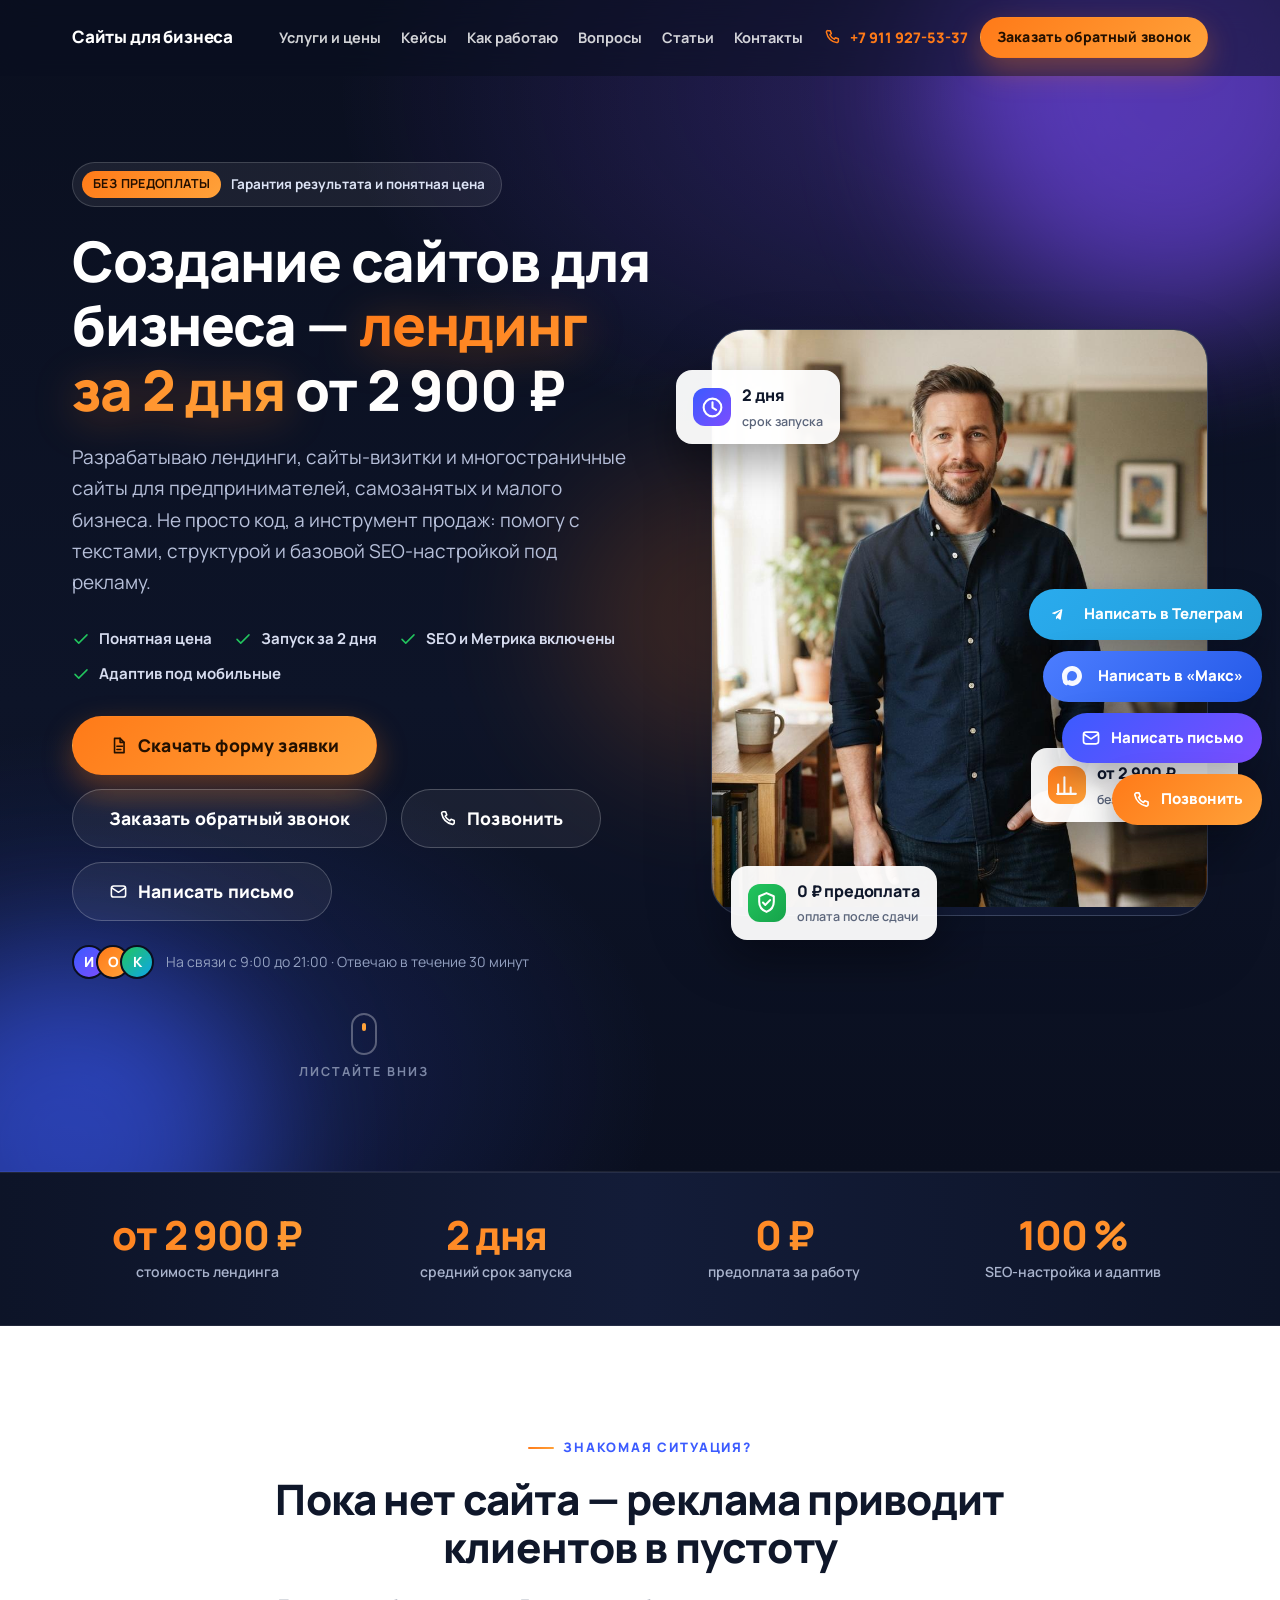
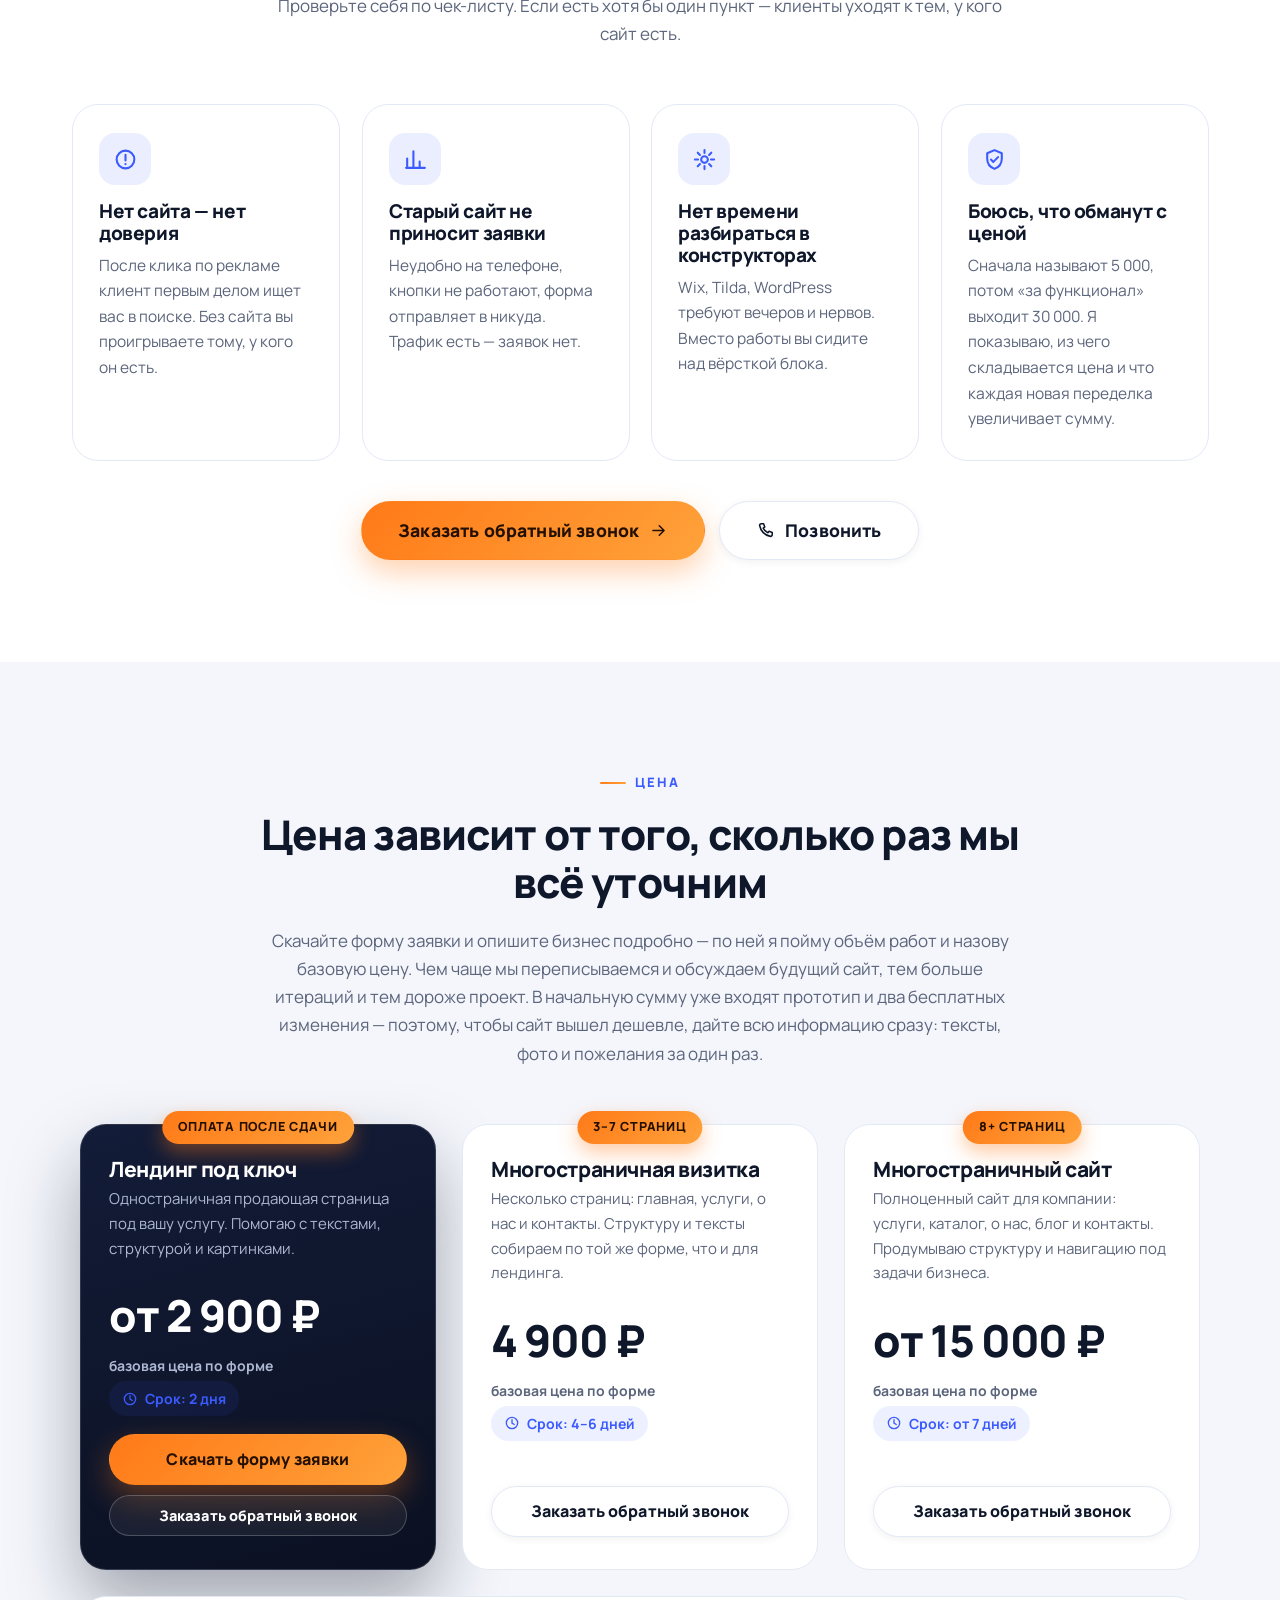
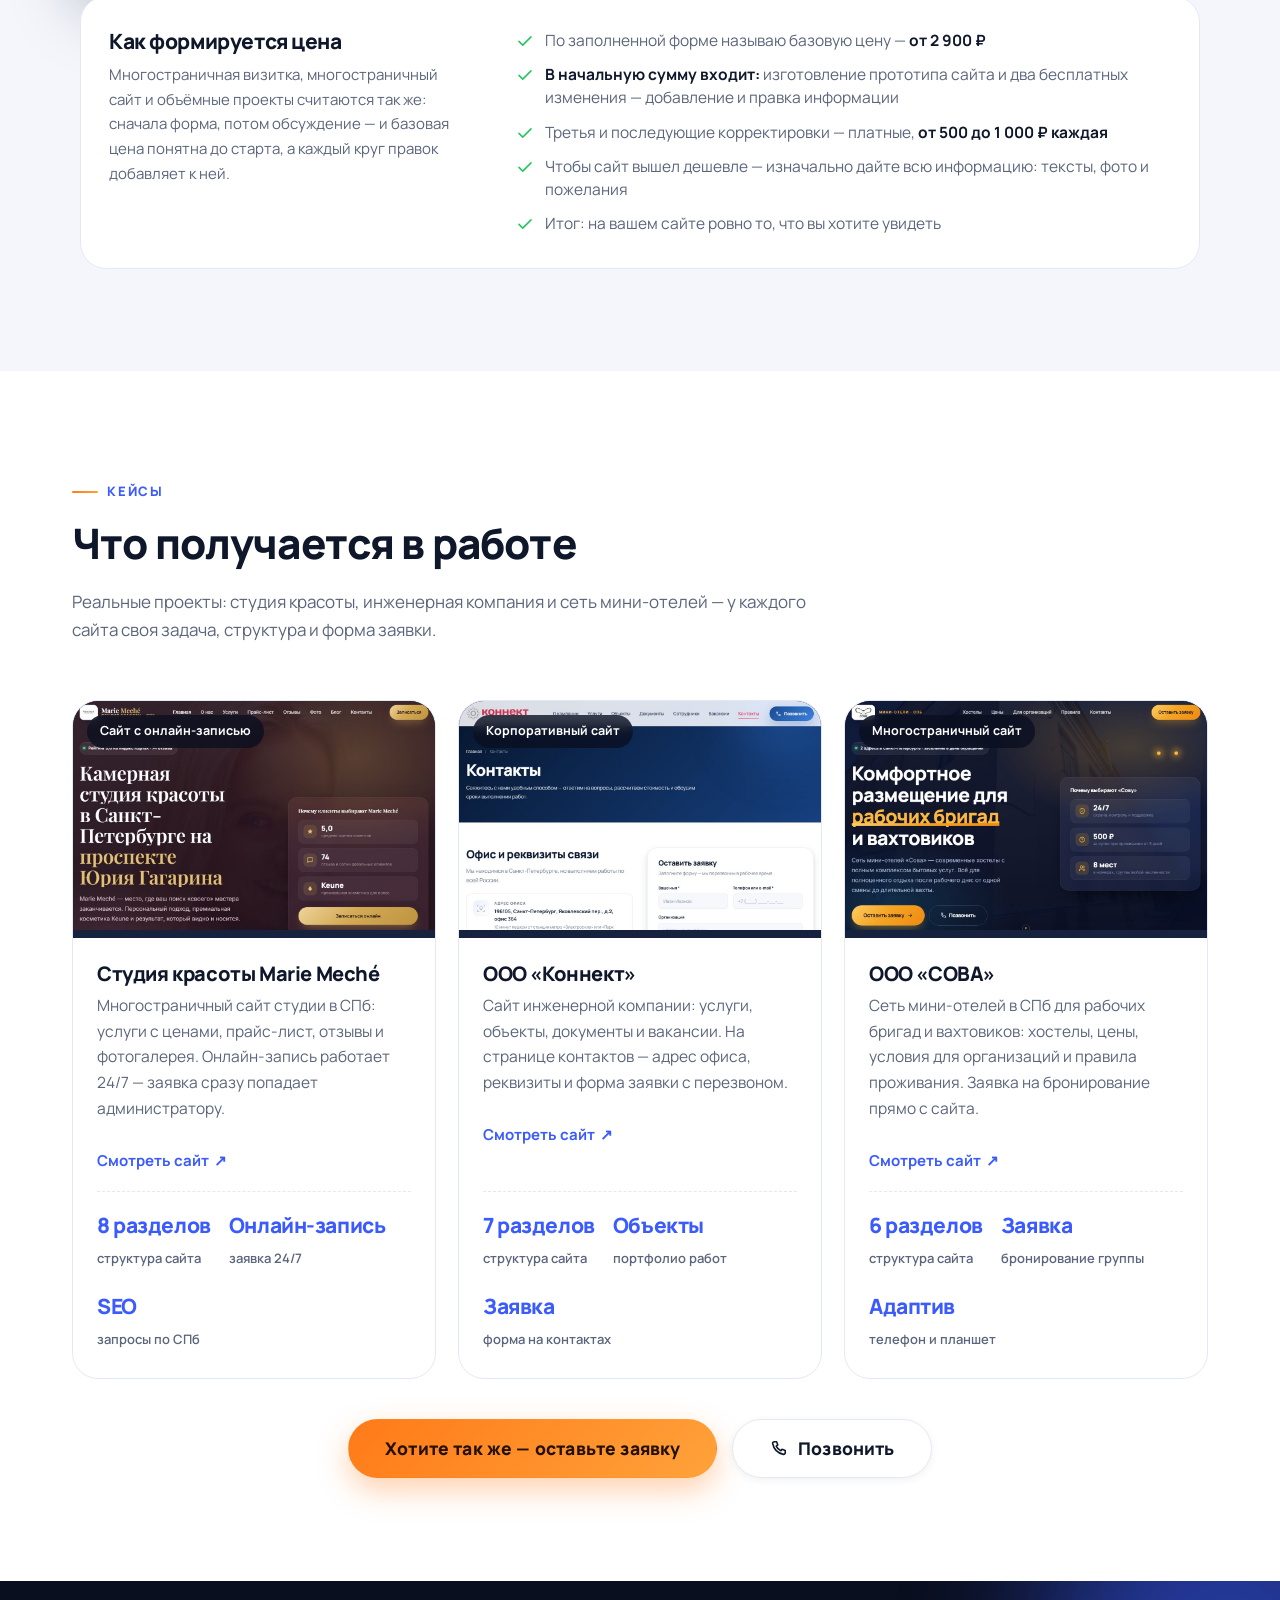
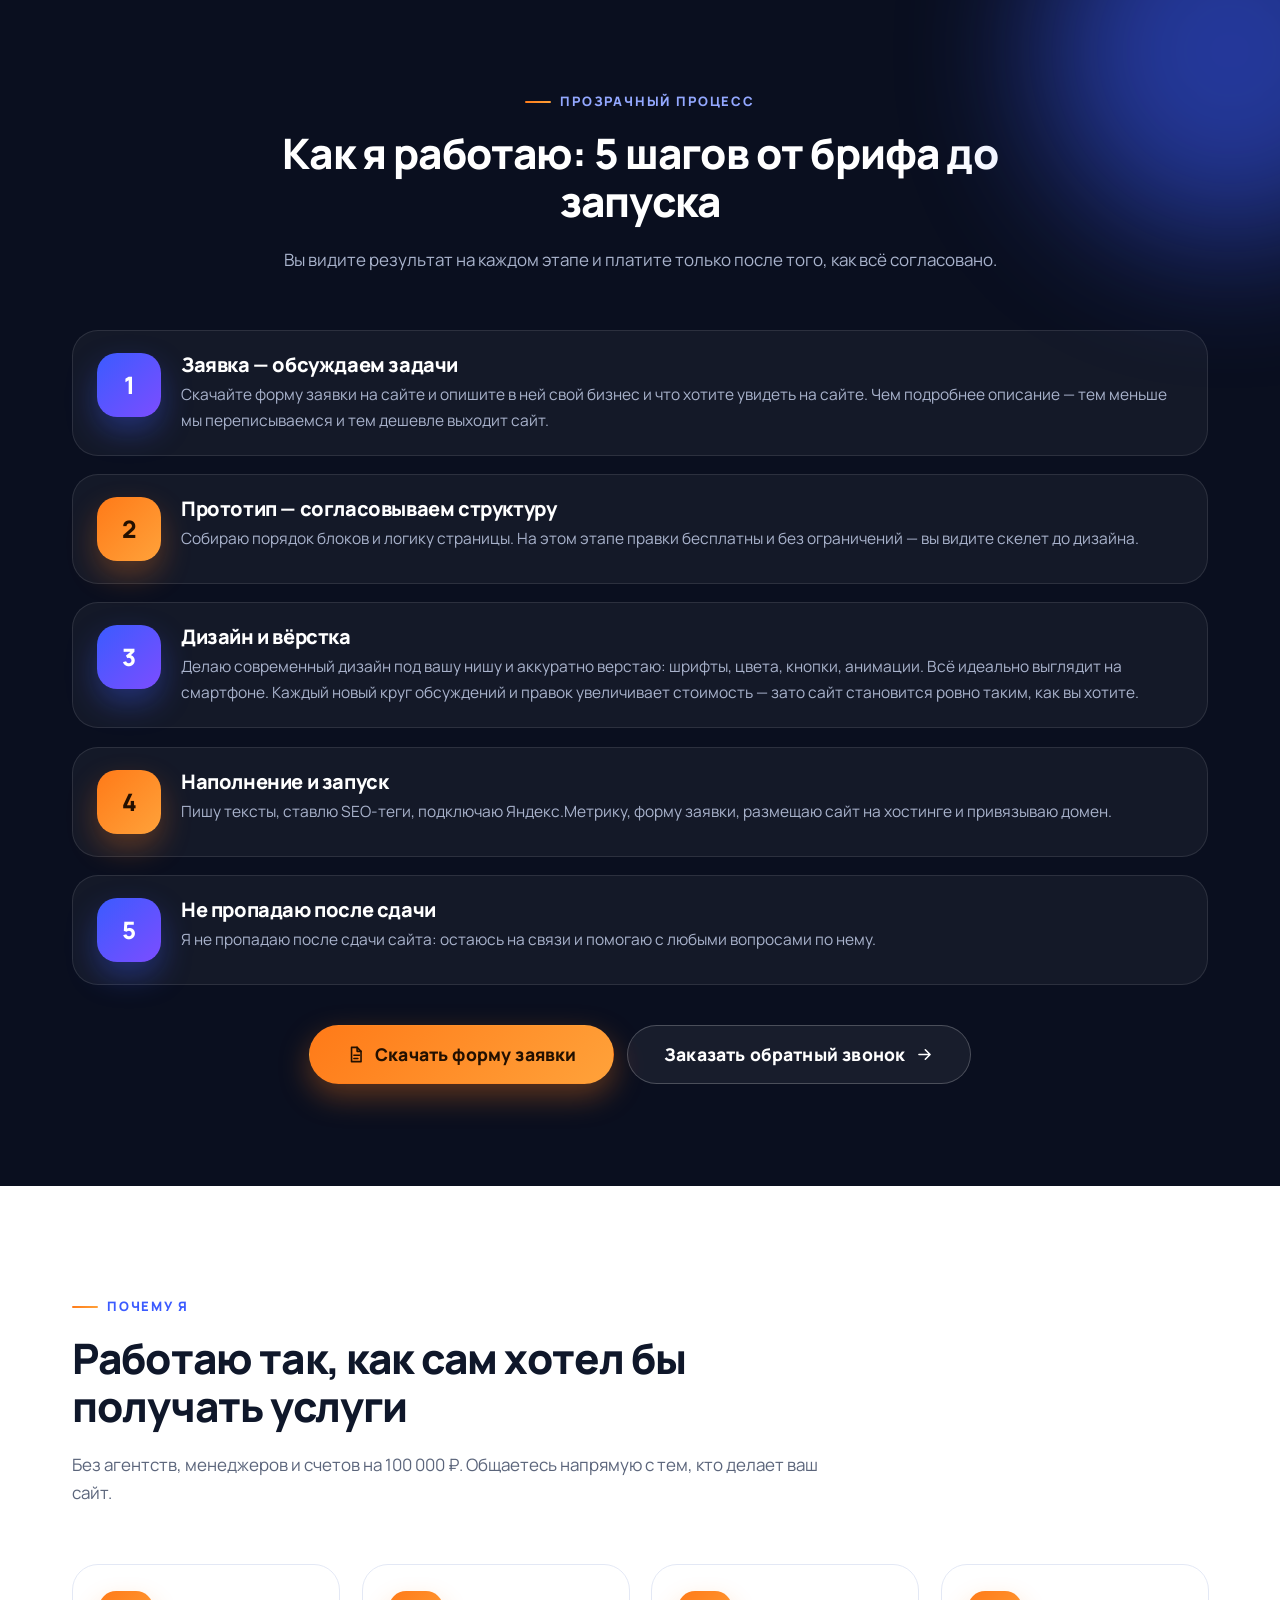
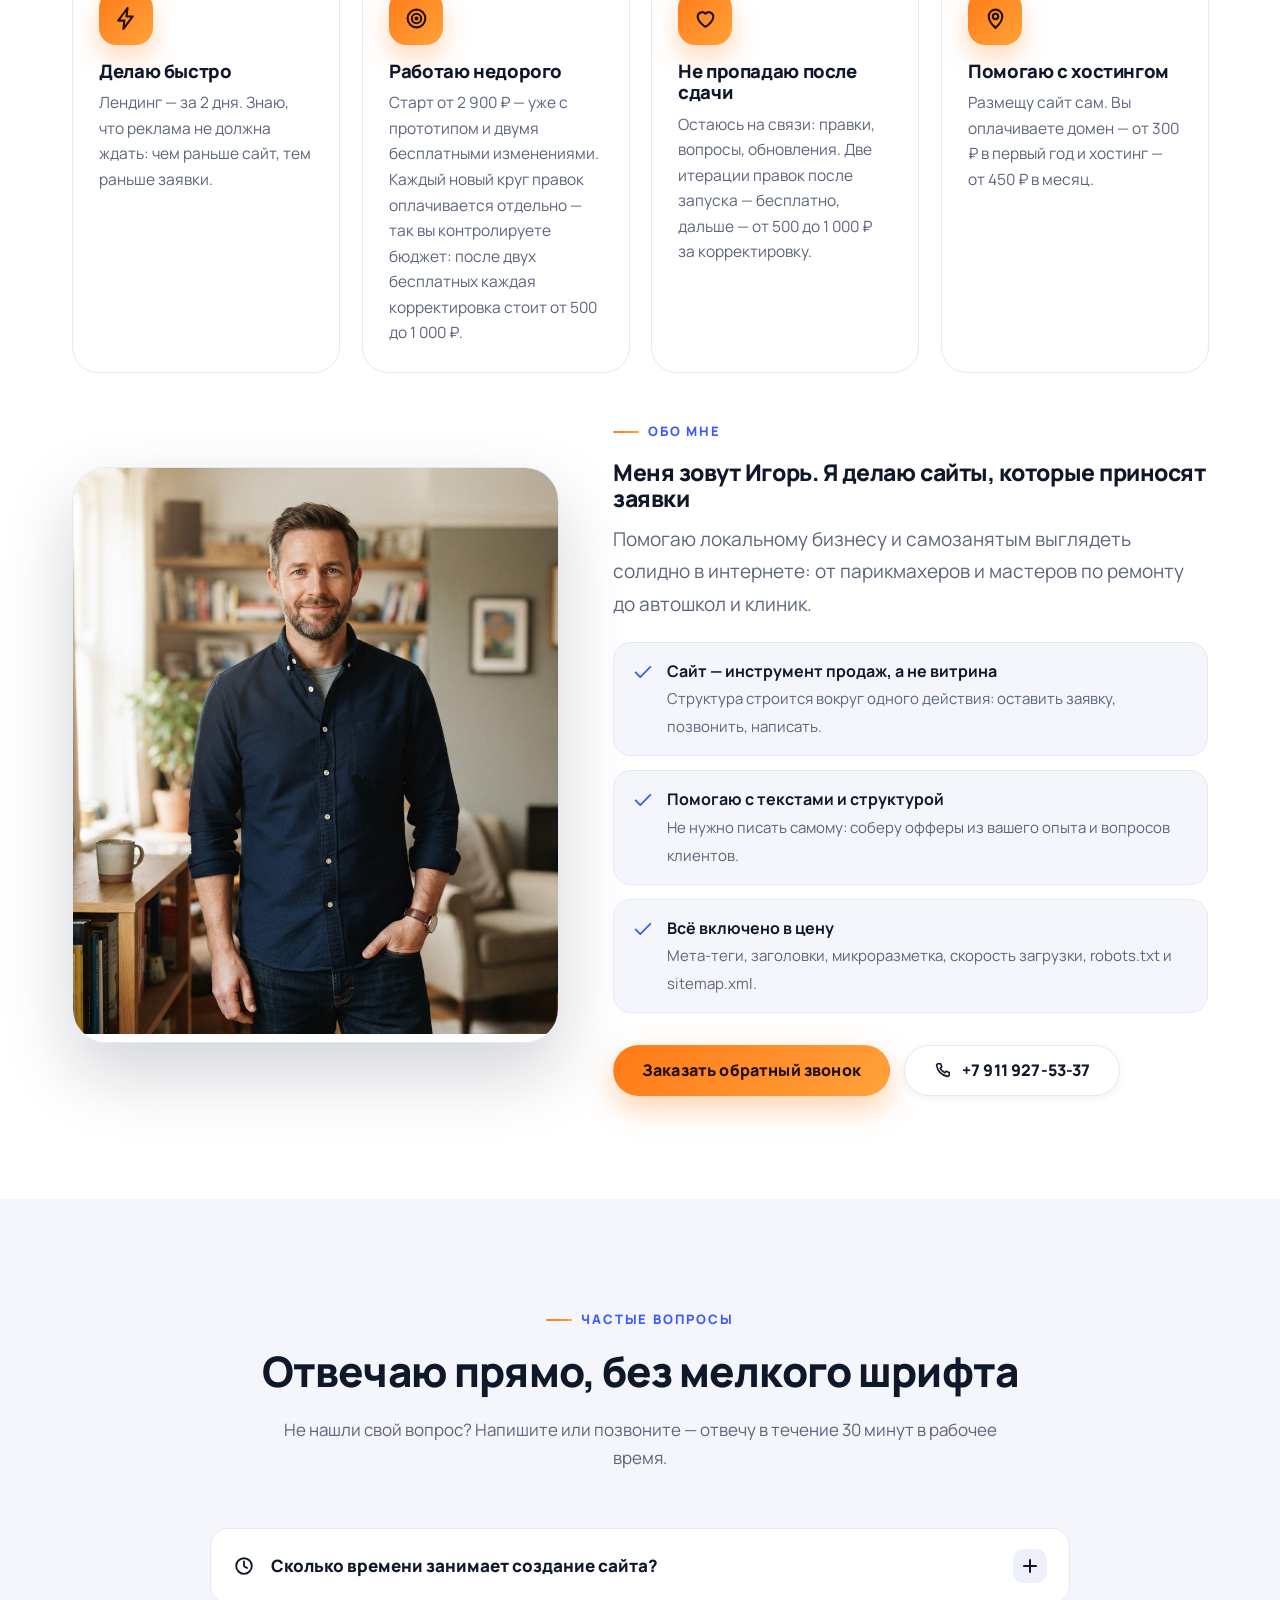
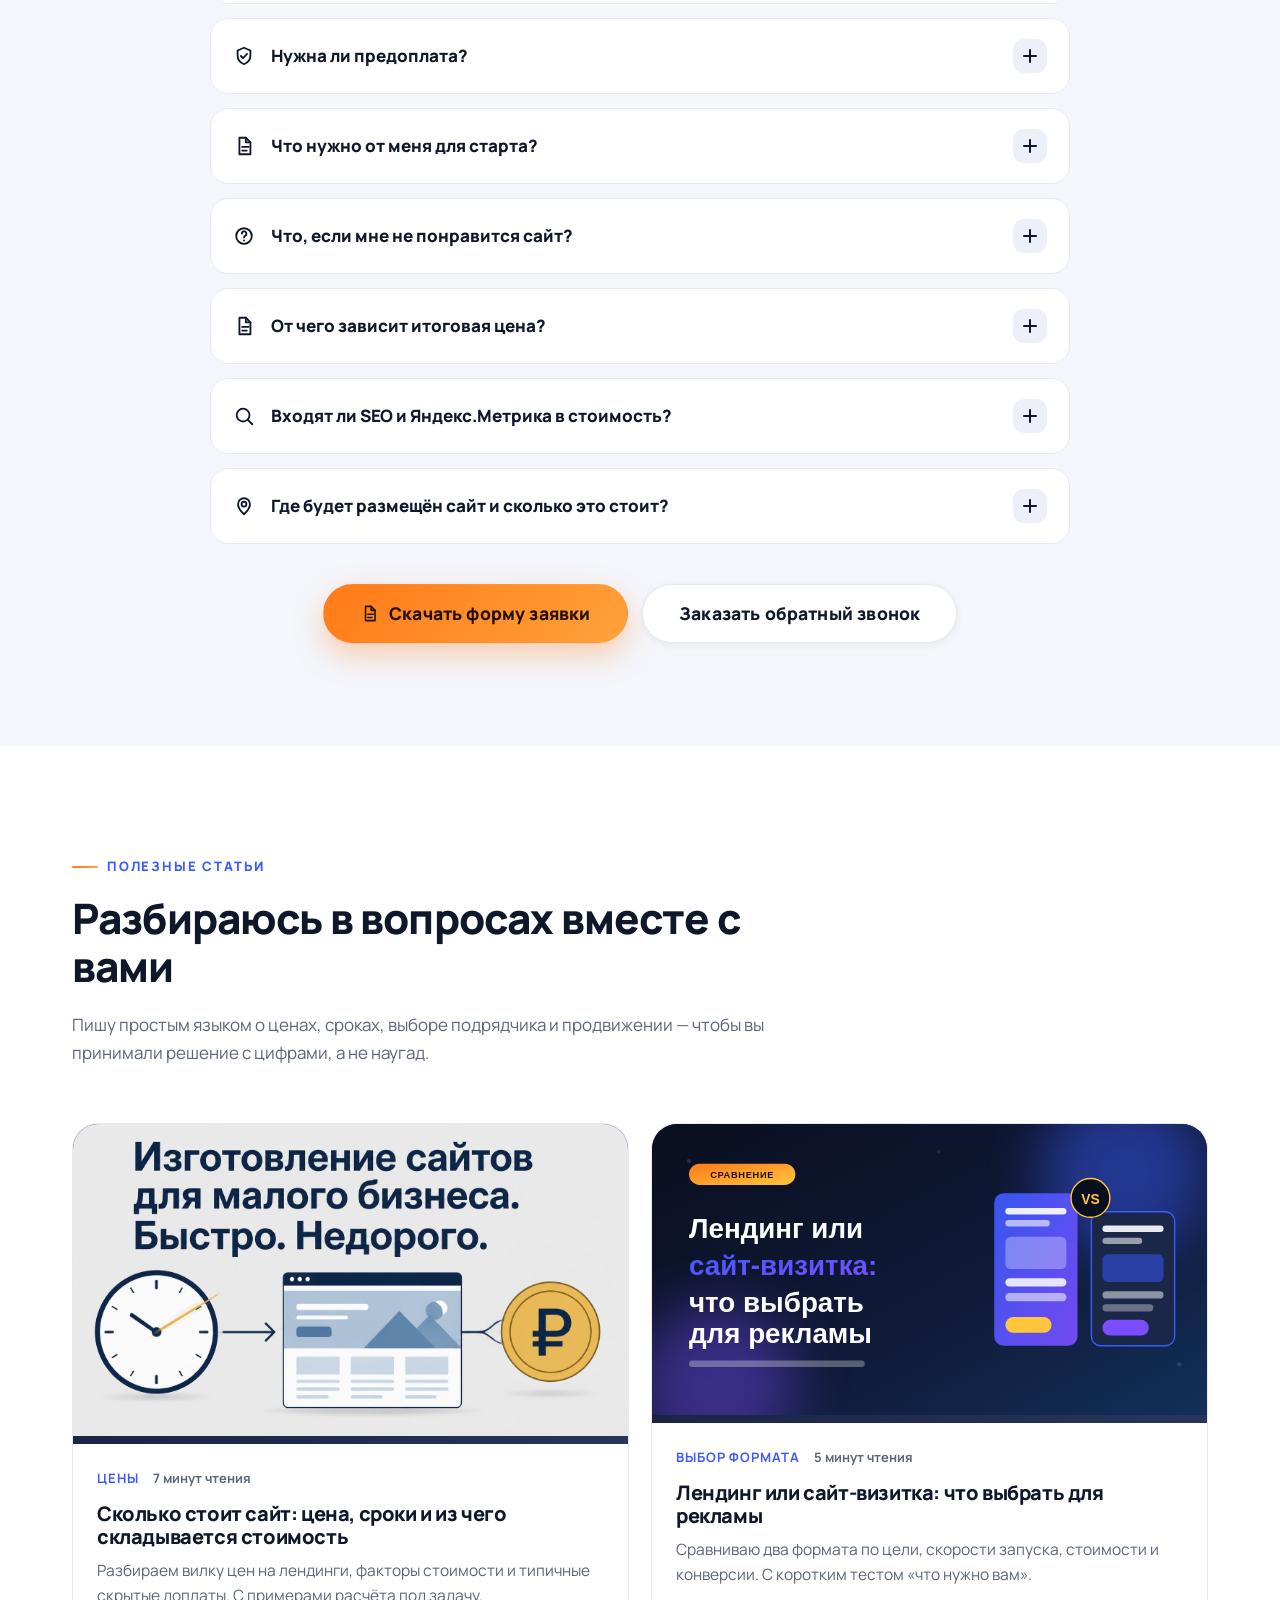
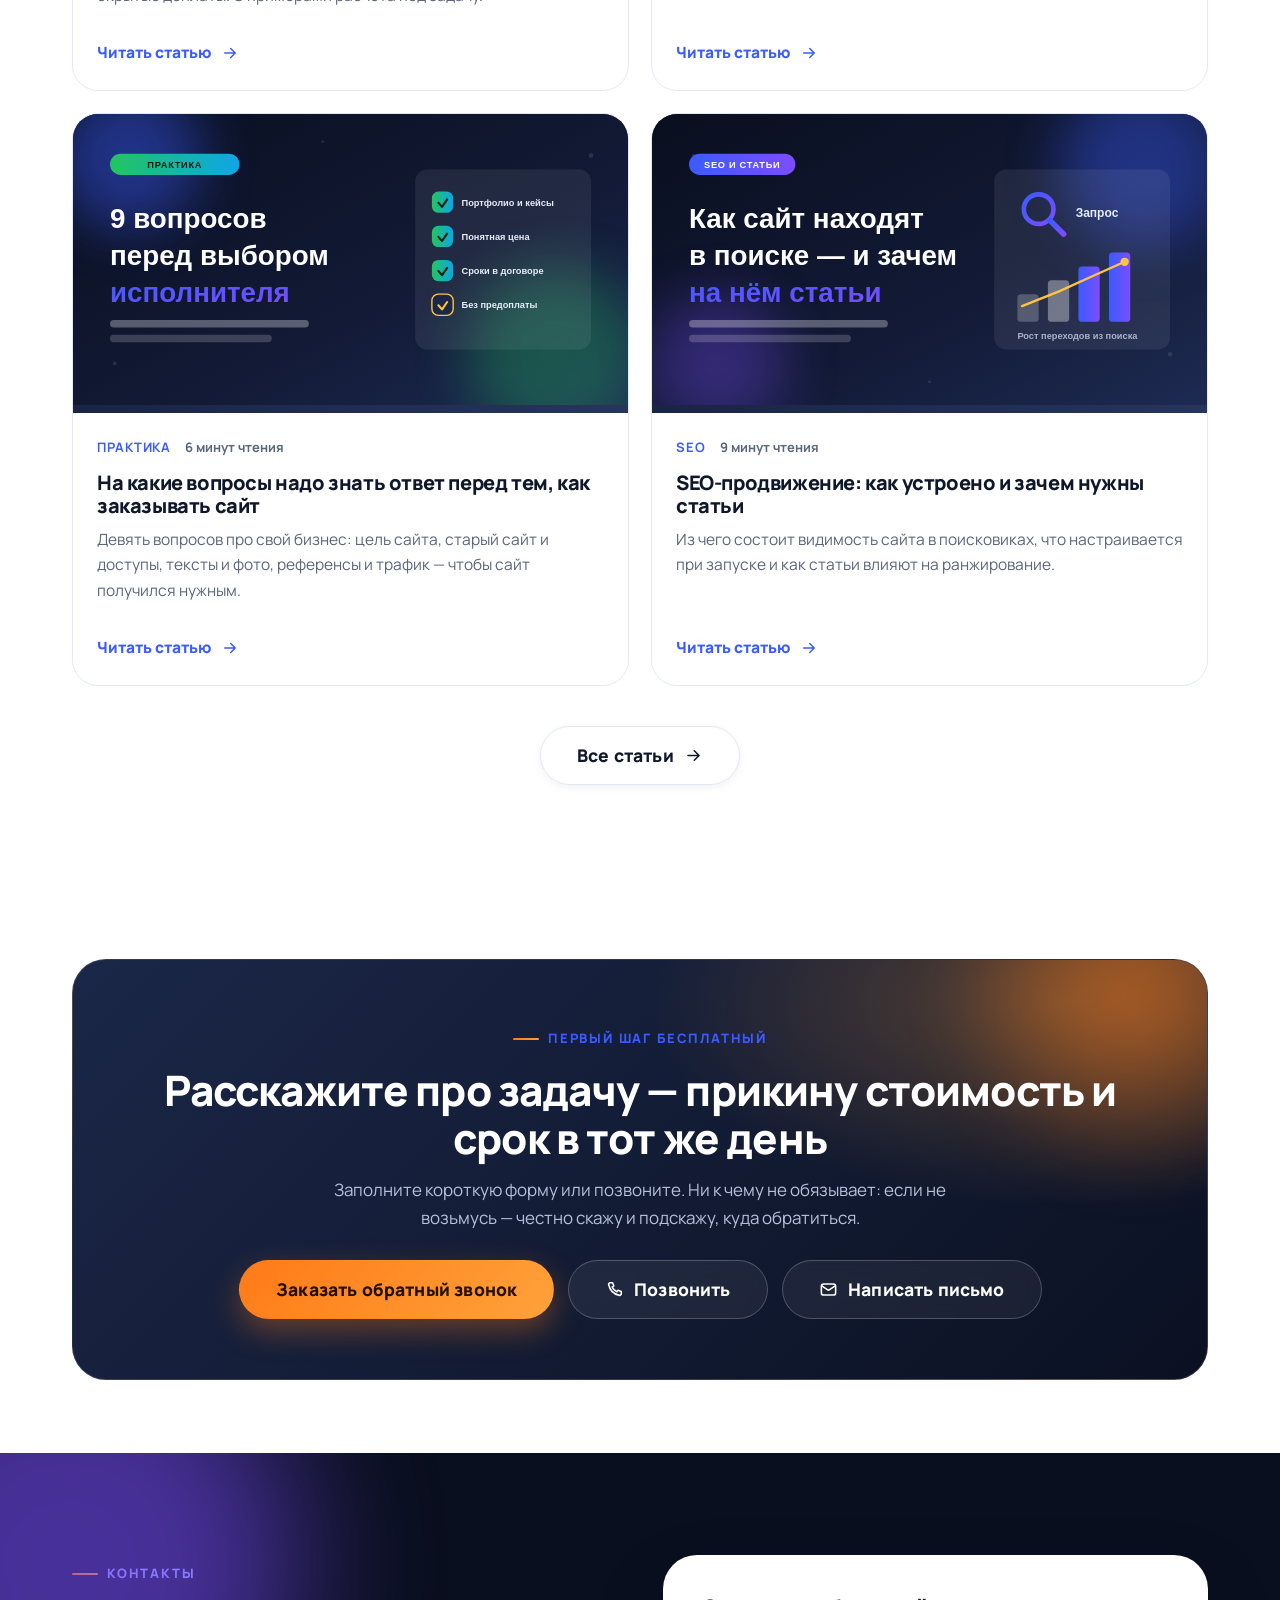
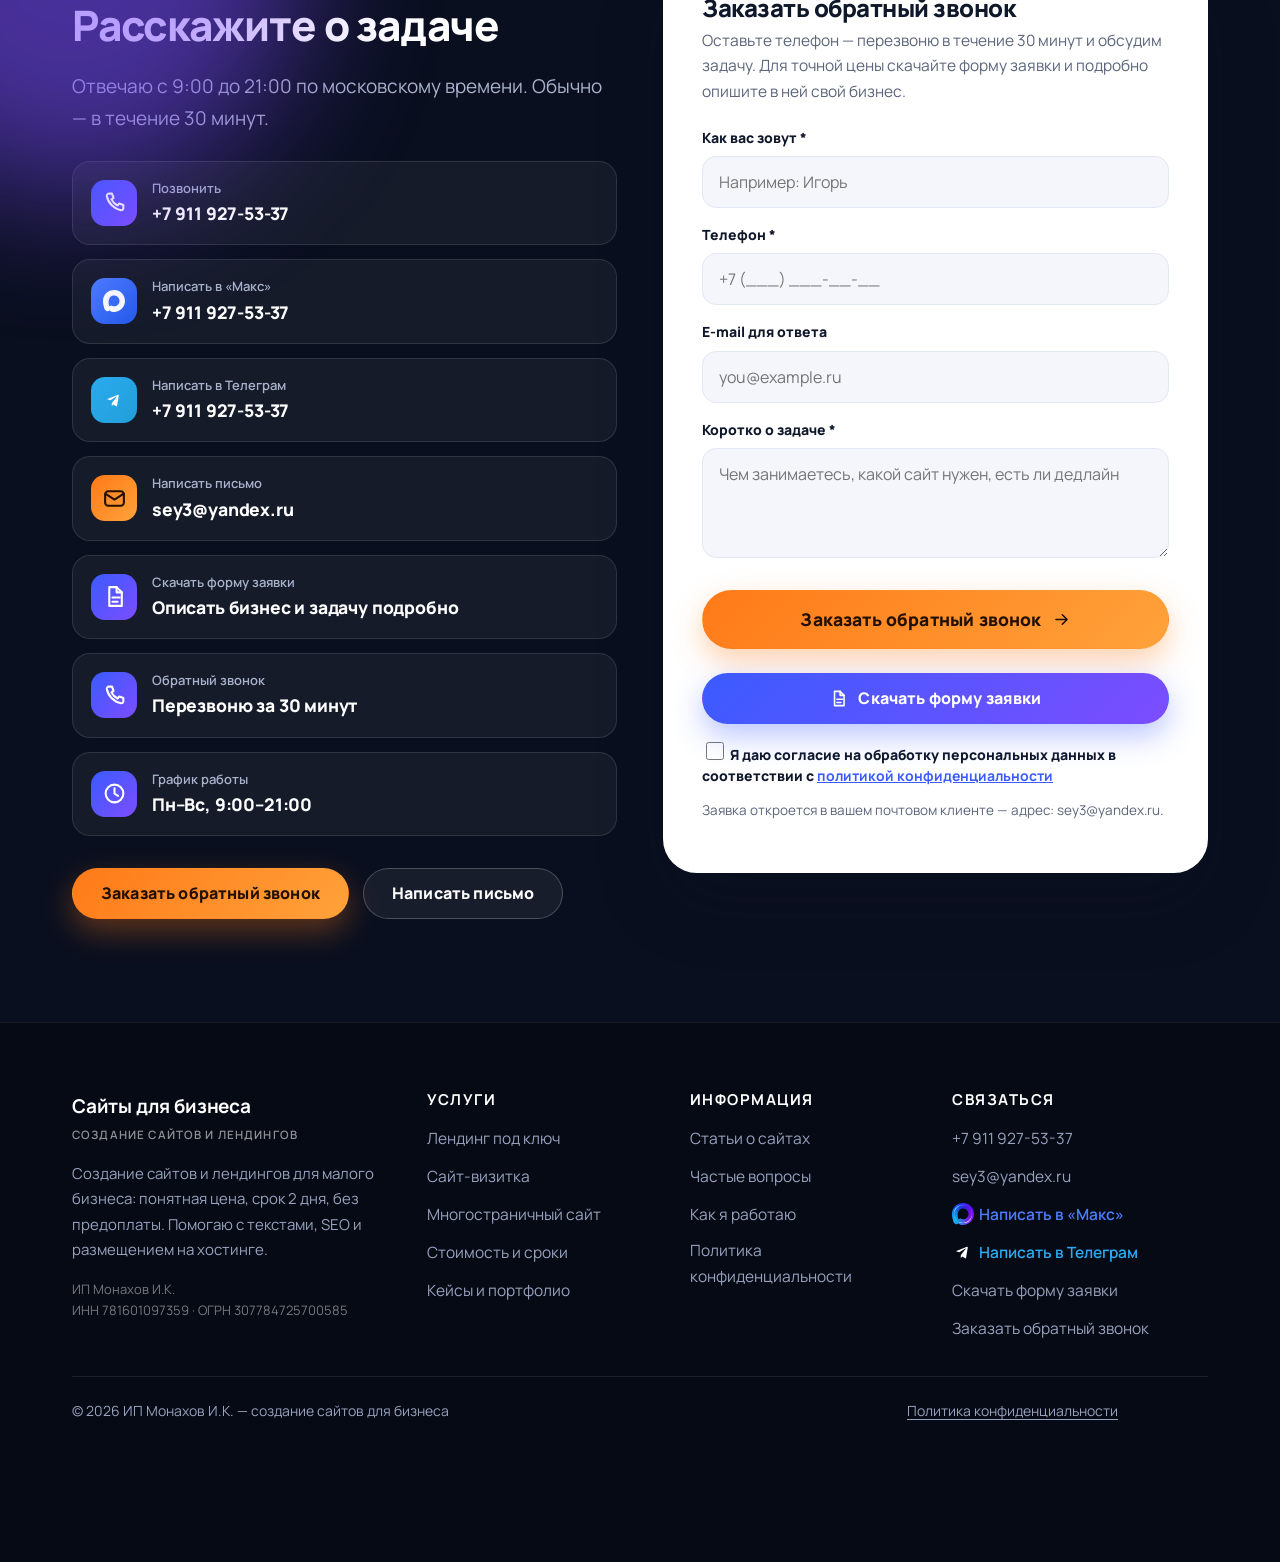
<file: index.html>
<!DOCTYPE html>
<html lang="ru">
<head>
  <meta charset="UTF-8">
  <meta name="viewport" content="width=device-width, initial-scale=1.0">

  <title>Создание сайтов и лендингов — запуск за 2 дня от 2 900 ₽ | Игорь</title>
  <meta name="description" content="Создание сайтов для малого бизнеса: лендинг за 2 дня от 2 900 ₽, сайт-визитка и многостраничный сайт от 15 000 ₽. Без предоплаты, SEO и Яндекс.Метрика. Телефон +7 911 927-53-37">
  <meta name="keywords" content="создание сайтов, сайт под рекламу, лендинг под ключ, заказать лендинг, сайт визитка для бизнеса, многостраничный сайт, корпоративный сайт, сайт для малого бизнеса, разработка сайта за 2 дня">
  <meta name="author" content="Игорь — создание сайтов для бизнеса">
  <meta name="robots" content="index, follow, max-image-preview:large">
  <meta name="theme-color" content="#0A0F1F">
  <link rel="canonical" href="https://landing-site.ru/">

  <!-- Open Graph / соцсети -->
  <meta property="og:type" content="website">
  <meta property="og:locale" content="ru_RU">
  <meta property="og:site_name" content="Игорь — сайты для бизнеса">
  <meta property="og:title" content="Создание сайтов и лендингов — запуск за 2 дня от 2 900 ₽">
  <meta property="og:description" content="Лендинг, сайт-визитка и многостраничный сайт для малого бизнеса: понятная цена, без предоплаты, базовое SEO и Яндекс.Метрика. Помогу с текстами и структурой.">
  <meta property="og:url" content="https://landing-site.ru/">
  <meta name="twitter:card" content="summary_large_image">
  <meta name="twitter:title" content="Создание сайтов и лендингов — запуск за 2 дня от 2 900 ₽">
  <meta name="twitter:description" content="Понятная цена, без предоплаты, SEO-настройка и адаптив под мобильные.">

  <link rel="icon" type="image/svg+xml" href="img/favicon.svg">
  <link rel="apple-touch-icon" href="img/favicon.svg">

  <link rel="preconnect" href="https://fonts.googleapis.com">
  <link rel="preconnect" href="https://fonts.gstatic.com" crossorigin>
  <link href="https://fonts.googleapis.com/css2?family=Manrope:wght@500;600;700;800&display=swap" rel="stylesheet">

  <link rel="stylesheet" href="css/style.css">

  <!-- Яндекс.Метрика: вставьте свой номер счётчика вместо XXXXXXXX и раскомментируйте -->
  <!--
  <script type="text/javascript">
    (function(m,e,t,r,i,k,a){m[i]=m[i]||function(){(m[i].a=m[i].a||[]).push(arguments)};
    m[i].l=1*new Date();for (var j = 0; j < document.scripts.length; j++) {if (document.scripts[j].src === r) { return; }}
    k=e.createElement(t),a=e.getElementsByTagName(t)[0],k.async=1,k.src=r,a.parentNode.insertBefore(k,a)})
    (window, document, 'script', 'https://mc.yandex.ru/metrika/tag.js', 'ym');
    ym(XXXXXXXX, 'init', {clickmap:true, trackLinks:true, accurateTrackBounce:true, webvisor:true});
  </script>
  <noscript><div><img src="https://mc.yandex.ru/watch/XXXXXXXX" style="position:absolute; left:-9999px;" alt="" /></div></noscript>
  -->

  <script type="application/ld+json">
  {
    "@context": "https://schema.org",
    "@type": "WebSite",
    "name": "Игорь — создание сайтов для бизнеса",
    "url": "https://landing-site.ru/",
    "inLanguage": "ru-RU",
    "description": "Лендинги, сайты-визитки и многостраничные сайты для малого бизнеса: запуск за 2 дня, понятная цена, без предоплаты."
  }
  </script>

  <script type="application/ld+json">
  {
    "@context": "https://schema.org",
    "@type": "ProfessionalService",
    "name": "Создание сайтов для бизнеса",
    "founder": "Игорь",
    "url": "https://landing-site.ru/",
    "telephone": "+7-911-927-53-37",
    "email": "sey3@yandex.ru",
    "priceRange": "от 2 900 ₽",
    "areaServed": "RU",
    "availableLanguage": "ru-RU",
    "makesOffer": [
      {"@type": "Offer", "name": "Лендинг (одностраничник)", "priceCurrency": "RUB", "price": "2900"},
      {"@type": "Offer", "name": "Многостраничная визитка", "priceCurrency": "RUB", "price": "4900"},
      {"@type": "Offer", "name": "Многостраничный сайт", "priceCurrency": "RUB", "price": "15000"},
      {"@type": "Offer", "name": "Лендинг Премиум с копирайтингом", "priceCurrency": "RUB", "price": "12900"}
    ]
  }
  </script>

  <script type="application/ld+json">
  {
    "@context": "https://schema.org",
    "@type": "FAQPage",
    "mainEntity": [
      {
        "@type": "Question",
        "name": "Сколько времени занимает создание сайта?",
        "acceptedAnswer": {"@type": "Answer", "text": "Лендинг готов за 2 дня после согласования брифа. Сайт-визитка с 3–7 страницами — за 4–6 дней, многостраничный сайт — от 7 дней."}
      },
      {
        "@type": "Question",
        "name": "Нужна ли предоплата?",
        "acceptedAnswer": {"@type": "Answer", "text": "Нет. Работаю без предоплаты: вы соглашаетесь со структурой и ценой, я делаю проект, а оплата — после сдачи и вашего согласия с результатом."}
      },
      {
        "@type": "Question",
        "name": "Что нужно от меня для старта?",
        "acceptedAnswer": {"@type": "Answer", "text": "Короткий бриф (5–10 минут), логотип при наличии, контакты и пожелания по тексту. Остальное — структура, тексты и вёрстка — беру на себя."}
      },
      {
        "@type": "Question",
        "name": "Что, если мне не понравится сайт?",
        "acceptedAnswer": {"@type": "Answer", "text": "На этапе прототипа правки вносятся бесплатно и без ограничений. После запуска — две бесплатные итерации правок: добавление и правка информации. Каждая следующая корректировка — от 500 до 1 000 ₽. Чтобы сайт вышел дешевле, опишите задачу подробно сразу."}
      },
      {
        "@type": "Question",
        "name": "Входит ли SEO в стоимость?",
        "acceptedAnswer": {"@type": "Answer", "text": "Да. Базовая SEO-настройка — мета-теги, заголовки H1–H3, микроразметка, файлы robots.txt и sitemap.xml, скорость загрузки — уже включены в цену."}
      },
      {
        "@type": "Question",
        "name": "Где будет размещён сайт?",
        "acceptedAnswer": {"@type": "Answer", "text": "Помогаю разместить сайт на хостинге и привязать домен. Вы оплачиваете домен — от 300 ₽ в первый год и хостинг — от 450 ₽ в месяц."}
      }
    ]
  }
  </script>
</head>
<body>

  <!-- Спрайт иконок -->
  <svg xmlns="http://www.w3.org/2000/svg" style="display:none" aria-hidden="true">
    <symbol id="i-check" viewBox="0 0 24 24"><path d="M4 12.5l5 5L20 6.5"/></symbol>
    <symbol id="i-phone" viewBox="0 0 24 24"><path d="M6.6 3.5h3l1.5 4-2 1.5a12 12 0 0 0 5.9 5.9l1.5-2 4 1.5v3a2 2 0 0 1-2.2 2A17.5 17.5 0 0 1 4.6 5.7 2 2 0 0 1 6.6 3.5z"/></symbol>
    <symbol id="i-mail" viewBox="0 0 24 24"><rect x="3" y="5" width="18" height="14" rx="3"/><path d="M3.5 7.5L12 13l8.5-5.5"/></symbol>
    <symbol id="i-clock" viewBox="0 0 24 24"><circle cx="12" cy="12" r="8.5"/><path d="M12 7v5.2l3.4 2"/></symbol>
    <symbol id="i-shield" viewBox="0 0 24 24"><path d="M12 3l7 3v5.2c0 4.9-3.4 8.4-7 9.8-3.6-1.4-7-4.9-7-9.8V6z"/><path d="M8.6 12l2.3 2.3 4.5-4.6"/></symbol>
    <symbol id="i-bolt" viewBox="0 0 24 24"><path d="M13 2L4 14h6l-1 8 9-12h-6z"/></symbol>
    <symbol id="i-chat" viewBox="0 0 24 24"><path d="M4 5.5h16v11H9.5L4.5 20.5V16.5H4z"/><path d="M8 10h8M8 13h5"/></symbol>
    <symbol id="i-chart" viewBox="0 0 24 24"><path d="M4 20V11M10 20V4M16 20v-6M21 20H3"/></symbol>
    <symbol id="i-arrow" viewBox="0 0 24 24"><path d="M5 12h13M13 6l6 6-6 6"/></symbol>
    <symbol id="i-target" viewBox="0 0 24 24"><circle cx="12" cy="12" r="8.5"/><circle cx="12" cy="12" r="4.5"/><circle cx="12" cy="12" r="1"/></symbol>
    <symbol id="i-doc" viewBox="0 0 24 24"><path d="M7 3h7l5 5v13H7z"/><path d="M14 3v5h5M10 13h7M10 17h5"/></symbol>
    <symbol id="i-users" viewBox="0 0 24 24"><circle cx="9" cy="8.5" r="3.5"/><path d="M3 19.5c0-3.3 2.7-5.5 6-5.5s6 2.2 6 5.5"/><path d="M16 5.6a3.5 3.5 0 0 1 0 6.8M17.5 14.6c2.1.7 3.5 2.6 3.5 4.9"/></symbol>
    <symbol id="i-mobile" viewBox="0 0 24 24"><rect x="7" y="2.5" width="10" height="19" rx="3"/><path d="M10.5 18.5h3"/></symbol>
    <symbol id="i-search" viewBox="0 0 24 24"><circle cx="11" cy="11" r="7"/><path d="M16.2 16.2L21 21"/></symbol>
    <symbol id="i-alert" viewBox="0 0 24 24"><circle cx="12" cy="12" r="8.5"/><path d="M12 7.5v5.5M12 16.3v.2"/></symbol>
    <symbol id="i-heart" viewBox="0 0 24 24"><path d="M12 20s-7.5-4.6-7.5-10A4.3 4.3 0 0 1 12 7.4 4.3 4.3 0 0 1 19.5 10c0 5.4-7.5 10-7.5 10z"/></symbol>
    <symbol id="i-gear" viewBox="0 0 24 24"><circle cx="12" cy="12" r="3.2"/><path d="M12 2.8v3M12 18.2v3M21.2 12h-3M5.8 12h-3M18.5 5.5l-2.1 2.1M7.6 16.4l-2.1 2.1M18.5 18.5l-2.1-2.1M7.6 7.6L5.5 5.5"/></symbol>
    <symbol id="i-question" viewBox="0 0 24 24"><circle cx="12" cy="12" r="8.5"/><path d="M9.6 9.4a2.5 2.5 0 1 1 3.6 2.3c-.8.4-1.2 1-1.2 1.9"/><path d="M12 16.7v.2"/></symbol>
    <symbol id="i-geo" viewBox="0 0 24 24"><path d="M12 21s6.5-6.1 6.5-11a6.5 6.5 0 1 0-13 0C5.5 14.9 12 21 12 21z"/><circle cx="12" cy="10" r="2.6"/></symbol>
  </svg>

  <div class="scroll-progress" aria-hidden="true"></div>
  <a class="skip-link" href="#main">Перейти к содержанию</a>

  <!-- ===================== ШАПКА ===================== -->
  <header class="header">
    <div class="header__inner">
      <a class="header__brand" href="index.html">Сайты для бизнеса</a>

      <nav class="nav" aria-label="Основная навигация">
        <a href="#services">Услуги и цены</a>
        <a href="#portfolio">Кейсы</a>
        <a href="#process">Как работаю</a>
        <a href="#faq">Вопросы</a>
        <a href="articles.html">Статьи</a>
        <a href="#contacts">Контакты</a>
      </nav>

      <div class="header__actions">
        <a class="link-phone" href="tel:+79119275337">
          <svg class="icon" aria-hidden="true"><use href="#i-phone"/></svg>+7 911 927-53-37
        </a>
        <a class="btn btn--cta btn--sm" href="#form" data-modal-open>Заказать обратный звонок</a>
        <button class="burger" type="button" aria-label="Открыть меню" aria-expanded="false">
          <span></span><span></span><span></span>
        </button>
      </div>
    </div>
  </header>

  <!-- Мобильное меню -->
  <div class="mobile-menu">
    <a class="m-link" href="#services">Услуги и цены</a>
    <a class="m-link" href="#portfolio">Кейсы</a>
    <a class="m-link" href="#process">Как я работаю</a>
    <a class="m-link" href="#trust">Почему я</a>
    <a class="m-link" href="#faq">Частые вопросы</a>
    <a class="m-link" href="articles.html">Статьи</a>
    <a class="m-link" href="#contacts">Контакты</a>
    <div class="m-contacts">
      <a href="tel:+79119275337"><svg class="icon" aria-hidden="true"><use href="#i-phone"/></svg>+7 911 927-53-37</a>
      <a href="mailto:sey3@yandex.ru"><svg class="icon" aria-hidden="true"><use href="#i-mail"/></svg>sey3@yandex.ru</a>
      <a class="btn btn--cta" href="#form" data-modal-open>Заказать обратный звонок</a>
    </div>
  </div>

  <main id="main">

    <!-- ===================== ПЕРВЫЙ ЭКРАН ===================== -->
    <section class="hero" id="hero">
      <div class="blob blob--1" aria-hidden="true"></div>
      <div class="blob blob--2" aria-hidden="true"></div>
      <div class="blob blob--3" aria-hidden="true"></div>

      <div class="container">
        <div class="hero__grid">
          <div class="hero__content">
            <div class="hero__badge reveal"><b>БЕЗ ПРЕДОПЛАТЫ</b> Гарантия результата и понятная цена</div>

            <h1 class="reveal" style="--d:.05s">
              Создание сайтов для бизнеса — <span class="text-grad">лендинг за 2 дня</span> от 2&nbsp;900&nbsp;₽
            </h1>

            <p class="hero__sub reveal" style="--d:.12s">
              Разрабатываю лендинги, сайты-визитки и многостраничные сайты для предпринимателей, самозанятых и малого бизнеса.
              Не просто код, а инструмент продаж: помогу с текстами, структурой и базовой SEO-настройкой
              под рекламу.
            </p>

            <ul class="hero__points reveal" style="--d:.18s">
              <li><svg class="icon" aria-hidden="true"><use href="#i-check"/></svg> Понятная цена</li>
              <li><svg class="icon" aria-hidden="true"><use href="#i-check"/></svg> Запуск за 2 дня</li>
              <li><svg class="icon" aria-hidden="true"><use href="#i-check"/></svg> SEO и Метрика включены</li>
              <li><svg class="icon" aria-hidden="true"><use href="#i-check"/></svg> Адаптив под мобильные</li>
            </ul>

            <div class="btn-row reveal" style="--d:.24s">
              <a class="btn btn--cta btn--lg" href="files/forma-zayavki.docx" download>
                <svg class="icon" aria-hidden="true"><use href="#i-doc"/></svg>
                Скачать форму заявки
              </a>
              <a class="btn btn--ghost btn--lg" href="#form" data-modal-open>
                Заказать обратный звонок
              </a>
              <a class="btn btn--ghost btn--lg" href="tel:+79119275337">
                <svg class="icon" aria-hidden="true"><use href="#i-phone"/></svg>
                Позвонить
              </a>
              <a class="btn btn--ghost btn--lg" href="mailto:sey3@yandex.ru?subject=%D0%A1%D0%BE%D0%B7%D0%B4%D0%B0%D0%BD%D0%B8%D0%B5%20%D1%81%D0%B0%D0%B9%D1%82%D0%B0">
                <svg class="icon" aria-hidden="true"><use href="#i-mail"/></svg>
                Написать письмо
              </a>
            </div>

            <div class="hero__note reveal" style="--d:.3s">
              <span class="hero__avatars" aria-hidden="true"><span>И</span><span>О</span><span>К</span></span>
              На связи с 9:00 до 21:00 · Отвечаю в течение 30 минут
            </div>

            <div class="scroll-hint" aria-hidden="true"><i></i>Листайте вниз</div>
          </div>

          <div class="hero__visual reveal from-right" style="--d:.15s">
            <div class="portrait">
              <img src="img/portrait.jpg" width="1024" height="1024"
                   alt="Портрет Игоря — разработчика сайтов для бизнеса">
            </div>

            <div class="float-card float-card--1">
              <i><svg class="icon" aria-hidden="true"><use href="#i-clock"/></svg></i>
              <span><b>2 дня</b><small>срок запуска</small></span>
            </div>
            <div class="float-card float-card--2">
              <i><svg class="icon" aria-hidden="true"><use href="#i-chart"/></svg></i>
              <span><b>от 2&nbsp;900&nbsp;₽</b><small>без скрытых доплат</small></span>
            </div>
            <div class="float-card float-card--3">
              <i><svg class="icon" aria-hidden="true"><use href="#i-shield"/></svg></i>
              <span><b>0 ₽ предоплата</b><small>оплата после сдачи</small></span>
            </div>
          </div>
        </div>
      </div>
    </section>

    <!-- ===================== ЦИФРЫ ===================== -->
    <section class="stats" aria-label="Ключевые преимущества в цифрах">
      <div class="container">
        <div class="stats__grid">
          <div class="stat reveal"><b data-count="2900" data-prefix="от&nbsp;" data-suffix="&nbsp;₽">от 2 900 ₽</b><span>стоимость лендинга</span></div>
          <div class="stat reveal" style="--d:.1s"><b data-count="2" data-suffix=" дня">2 дня</b><span>средний срок запуска</span></div>
          <div class="stat reveal" style="--d:.2s"><b data-count="0" data-suffix="&nbsp;₽">0&nbsp;₽</b><span>предоплата за работу</span></div>
          <div class="stat reveal" style="--d:.3s"><b data-count="100" data-suffix="&nbsp;%">100&nbsp;%</b><span>SEO-настройка и адаптив</span></div>
        </div>
      </div>
    </section>

    <!-- ===================== ПРОБЛЕМЫ ===================== -->
    <section class="section" id="problems">
      <div class="container">
        <div class="section-head center reveal">
          <span class="eyebrow">Знакомая ситуация?</span>
          <h2>Пока нет сайта — реклама приводит клиентов в пустоту</h2>
          <p>Проверьте себя по чек-листу. Если есть хотя бы один пункт — клиенты уходят к тем, у кого сайт есть.</p>
        </div>

        <div class="grid grid-4">
          <article class="pain reveal">
            <i><svg class="icon" aria-hidden="true"><use href="#i-alert"/></svg></i>
            <h3>Нет сайта — нет доверия</h3>
            <p>После клика по рекламе клиент первым делом ищет вас в поиске. Без сайта вы проигрываете тому, у кого он есть.</p>
          </article>

          <article class="pain reveal" style="--d:.1s">
            <i><svg class="icon" aria-hidden="true"><use href="#i-chart"/></svg></i>
            <h3>Старый сайт не приносит заявки</h3>
            <p>Неудобно на телефоне, кнопки не работают, форма отправляет в никуда. Трафик есть — заявок нет.</p>
          </article>

          <article class="pain reveal" style="--d:.2s">
            <i><svg class="icon" aria-hidden="true"><use href="#i-gear"/></svg></i>
            <h3>Нет времени разбираться в конструкторах</h3>
            <p>Wix, Tilda, WordPress требуют вечеров и нервов. Вместо работы вы сидите над вёрсткой блока.</p>
          </article>

          <article class="pain reveal" style="--d:.3s">
            <i><svg class="icon" aria-hidden="true"><use href="#i-shield"/></svg></i>
            <h3>Боюсь, что обманут с ценой</h3>
            <p>Сначала называют 5 000, потом «за функционал» выходит 30 000. Я показываю, из чего складывается цена и что каждая новая переделка увеличивает сумму.</p>
          </article>
        </div>

        <div class="btn-row center mt-40 reveal">
          <a class="btn btn--cta btn--lg" href="#form" data-modal-open>
            Заказать обратный звонок
            <svg class="icon" aria-hidden="true"><use href="#i-arrow"/></svg>
          </a>
          <a class="btn btn--outline btn--lg" href="tel:+79119275337">
            <svg class="icon" aria-hidden="true"><use href="#i-phone"/></svg> Позвонить
          </a>
        </div>
      </div>
    </section>

    <!-- ===================== ЦЕНА ===================== -->
    <section class="section section--tint" id="services">
      <div class="container">
        <div class="section-head center reveal">
          <span class="eyebrow">Цена</span>
          <h2>Цена зависит от того, сколько раз мы всё уточним</h2>
          <p>Скачайте форму заявки и опишите бизнес подробно — по ней я пойму объём работ и назову базовую цену.
            Чем чаще мы переписываемся и обсуждаем будущий сайт, тем больше итераций и тем дороже проект.
            В начальную сумму уже входят прототип и два бесплатных изменения — поэтому, чтобы сайт вышел дешевле,
            дайте всю информацию сразу: тексты, фото и пожелания за один раз.</p>
        </div>

        <div class="price-single reveal">
          <article class="price-card price-card--dark">
            <span class="price-card__tag">Оплата после сдачи</span>
            <h3>Лендинг под ключ</h3>
            <p class="price-card__desc">Одностраничная продающая страница под вашу услугу. Помогаю с текстами, структурой и картинками.</p>
            <div class="price-card__sum"><b>от 2&nbsp;900&nbsp;₽</b><span>базовая цена по форме</span></div>
            <span class="price-card__term"><svg class="icon" aria-hidden="true"><use href="#i-clock"/></svg> Срок: 2 дня</span>
            <div class="price-card__foot">
              <a class="btn btn--cta btn--block" href="files/forma-zayavki.docx" download>Скачать форму заявки</a>
              <a class="btn btn--ghost btn--block btn--sm" href="#form" data-modal-open>Заказать обратный звонок</a>
            </div>
          </article>

          <article class="price-card">
            <span class="price-card__tag">3–7 страниц</span>
            <h3>Многостраничная визитка</h3>
            <p class="price-card__desc">Несколько страниц: главная, услуги, о нас и контакты. Структуру и тексты
              собираем по той же форме, что и для лендинга.</p>
            <div class="price-card__sum"><b>4&nbsp;900&nbsp;₽</b><span>базовая цена по форме</span></div>
            <span class="price-card__term"><svg class="icon" aria-hidden="true"><use href="#i-clock"/></svg> Срок: 4–6 дней</span>
            <div class="price-card__foot">
              <a class="btn btn--outline btn--block" href="#form" data-modal-open>Заказать обратный звонок</a>
            </div>
          </article>

          <article class="price-card">
            <span class="price-card__tag">8+ страниц</span>
            <h3>Многостраничный сайт</h3>
            <p class="price-card__desc">Полноценный сайт для компании: услуги, каталог, о нас, блог и контакты.
              Продумываю структуру и навигацию под задачи бизнеса.</p>
            <div class="price-card__sum"><b>от 15&nbsp;000&nbsp;₽</b><span>базовая цена по форме</span></div>
            <span class="price-card__term"><svg class="icon" aria-hidden="true"><use href="#i-clock"/></svg> Срок: от 7 дней</span>
            <div class="price-card__foot">
              <a class="btn btn--outline btn--block" href="#form" data-modal-open>Заказать обратный звонок</a>
            </div>
          </article>

          <article class="price-card price-card--wide">
            <h3>Как формируется цена</h3>
            <ul>
              <li><svg class="icon" aria-hidden="true"><use href="#i-check"/></svg><span>По заполненной форме называю базовую цену — <b>от 2&nbsp;900&nbsp;₽</b></span></li>
              <li><svg class="icon" aria-hidden="true"><use href="#i-check"/></svg><span><b>В начальную сумму входит:</b> изготовление прототипа сайта и два бесплатных изменения — добавление и правка информации</span></li>
              <li><svg class="icon" aria-hidden="true"><use href="#i-check"/></svg><span>Третья и последующие корректировки — платные, <b>от 500 до 1&nbsp;000&nbsp;₽ каждая</b></span></li>
              <li><svg class="icon" aria-hidden="true"><use href="#i-check"/></svg><span>Чтобы сайт вышел дешевле — изначально дайте всю информацию: тексты, фото и пожелания</span></li>
              <li><svg class="icon" aria-hidden="true"><use href="#i-check"/></svg><span>Итог: на вашем сайте ровно то, что вы хотите увидеть</span></li>
            </ul>
            <p class="price-card__desc">Многостраничная визитка, многостраничный сайт и объёмные проекты считаются так же:
              сначала форма, потом обсуждение — и базовая цена понятна до старта, а каждый круг правок добавляет к ней.</p>
          </article>
        </div>
      </div>
    </section>

    <!-- ===================== ПОРТФОЛИО ===================== -->
    <section class="section" id="portfolio">
      <div class="container">
        <div class="section-head reveal">
          <span class="eyebrow">Кейсы</span>
          <h2>Что получается в работе</h2>
          <p>Реальные проекты: студия красоты, инженерная компания и сеть мини-отелей — у каждого сайта своя задача, структура и форма заявки.</p>
        </div>

        <div class="grid grid-3">
          <article class="case reveal">
            <div class="case__img">
              <a href="https://system785.github.io/marie-meche/index.html" target="_blank" rel="noopener" tabindex="-1" aria-hidden="true">
                <img src="img/case-marie.jpg" width="1200" height="760" loading="lazy"
                     alt="Сайт студии красоты Marie Meché: услуги, цены и онлайн-запись">
              </a>
              <span class="case__badge">Сайт с онлайн-записью</span>
            </div>
            <div class="case__body">
              <h3><a class="case__title" href="https://system785.github.io/marie-meche/index.html" target="_blank" rel="noopener">Студия красоты Marie Meché</a></h3>
              <p>Многостраничный сайт студии в СПб: услуги с ценами, прайс-лист, отзывы и фотогалерея. Онлайн-запись работает 24/7 — заявка сразу попадает администратору.</p>
              <a class="case__link" href="https://system785.github.io/marie-meche/index.html" target="_blank" rel="noopener">Смотреть сайт <span aria-hidden="true">↗</span></a>
              <div class="case__metrics">
                <div><b>8 разделов</b><span>структура сайта</span></div>
                <div><b>Онлайн-запись</b><span>заявка 24/7</span></div>
                <div><b>SEO</b><span>запросы по СПб</span></div>
              </div>
            </div>
          </article>

          <article class="case reveal" style="--d:.12s">
            <div class="case__img">
              <a href="https://system785.github.io/connekt/index.html" target="_blank" rel="noopener" tabindex="-1" aria-hidden="true">
                <img src="img/case-connekt.jpg" width="1200" height="760" loading="lazy"
                     alt="Страница контактов корпоративного сайта ООО «Коннект»: адрес, телефон и форма заявки">
              </a>
              <span class="case__badge">Корпоративный сайт</span>
            </div>
            <div class="case__body">
              <h3><a class="case__title" href="https://system785.github.io/connekt/index.html" target="_blank" rel="noopener">ООО «Коннект»</a></h3>
              <p>Сайт инженерной компании: услуги, объекты, документы и вакансии. На странице контактов — адрес офиса, реквизиты и форма заявки с перезвоном.</p>
              <a class="case__link" href="https://system785.github.io/connekt/index.html" target="_blank" rel="noopener">Смотреть сайт <span aria-hidden="true">↗</span></a>
              <div class="case__metrics">
                <div><b>7 разделов</b><span>структура сайта</span></div>
                <div><b>Объекты</b><span>портфолио работ</span></div>
                <div><b>Заявка</b><span>форма на контактах</span></div>
              </div>
            </div>
          </article>

          <article class="case reveal" style="--d:.24s">
            <div class="case__img">
              <a href="https://system785.github.io/sova-hostels/index.html" target="_blank" rel="noopener" tabindex="-1" aria-hidden="true">
                <img src="img/case-sova.jpg" width="1200" height="760" loading="lazy"
                     alt="Сайт сети мини-отелей «СОВА»: размещение рабочих бригад и заявка на бронирование">
              </a>
              <span class="case__badge">Многостраничный сайт</span>
            </div>
            <div class="case__body">
              <h3><a class="case__title" href="https://system785.github.io/sova-hostels/index.html" target="_blank" rel="noopener">ООО «СОВА»</a></h3>
              <p>Сеть мини-отелей в СПб для рабочих бригад и вахтовиков: хостелы, цены, условия для организаций и правила проживания. Заявка на бронирование прямо с сайта.</p>
              <a class="case__link" href="https://system785.github.io/sova-hostels/index.html" target="_blank" rel="noopener">Смотреть сайт <span aria-hidden="true">↗</span></a>
              <div class="case__metrics">
                <div><b>6 разделов</b><span>структура сайта</span></div>
                <div><b>Заявка</b><span>бронирование группы</span></div>
                <div><b>Адаптив</b><span>телефон и планшет</span></div>
              </div>
            </div>
          </article>
        </div>

        <div class="btn-row center mt-40 reveal">
          <a class="btn btn--cta btn--lg" href="#form" data-modal-open>Хотите так же — оставьте заявку</a>
          <a class="btn btn--outline btn--lg" href="tel:+79119275337">
            <svg class="icon" aria-hidden="true"><use href="#i-phone"/></svg> Позвонить
          </a>
        </div>
      </div>
    </section>

    <!-- ===================== КАК Я РАБОТАЮ ===================== -->
    <section class="section section-dark" id="process">
      <div class="blob blob--2" aria-hidden="true" style="top:-120px; right:-140px; left:auto; bottom:auto"></div>

      <div class="container">
        <div class="section-head center reveal">
          <span class="eyebrow">Прозрачный процесс</span>
          <h2>Как я работаю: 5 шагов от брифа до запуска</h2>
          <p>Вы видите результат на каждом этапе и платите только после того, как всё согласовано.</p>
        </div>

        <div class="steps">
          <article class="step reveal">
            <div class="step__num">1</div>
            <div>
              <h3>Заявка — обсуждаем задачи</h3>
              <p>Скачайте форму заявки на сайте и опишите в ней свой бизнес и что хотите увидеть на сайте.
                Чем подробнее описание — тем меньше мы переписываемся и тем дешевле выходит сайт.</p>
            </div>
          </article>

          <article class="step reveal" style="--d:.08s">
            <div class="step__num">2</div>
            <div>
              <h3>Прототип — согласовываем структуру</h3>
              <p>Собираю порядок блоков и логику страницы. На этом этапе правки бесплатны и без ограничений — вы видите скелет до дизайна.</p>
            </div>
          </article>

          <article class="step reveal" style="--d:.16s">
            <div class="step__num">3</div>
            <div>
              <h3>Дизайн и вёрстка</h3>
              <p>Делаю современный дизайн под вашу нишу и аккуратно верстаю: шрифты, цвета, кнопки, анимации. Всё идеально выглядит на смартфоне.
                Каждый новый круг обсуждений и правок увеличивает стоимость — зато сайт становится ровно таким, как вы хотите.</p>
            </div>
          </article>

          <article class="step reveal" style="--d:.24s">
            <div class="step__num">4</div>
            <div>
              <h3>Наполнение и запуск</h3>
              <p>Пишу тексты, ставлю SEO-теги, подключаю Яндекс.Метрику, форму заявки, размещаю сайт на хостинге и привязываю домен.</p>
            </div>
          </article>

          <article class="step reveal" style="--d:.32s">
            <div class="step__num">5</div>
            <div>
              <h3>Не пропадаю после сдачи</h3>
              <p>Я не пропадаю после сдачи сайта: остаюсь на связи и помогаю с любыми вопросами по нему.</p>
            </div>
          </article>
        </div>

        <div class="btn-row center mt-40 reveal">
          <a class="btn btn--cta btn--lg" href="files/forma-zayavki.docx" download>
            <svg class="icon" aria-hidden="true"><use href="#i-doc"/></svg> Скачать форму заявки
          </a>
          <a class="btn btn--ghost btn--lg" href="#form" data-modal-open>
            Заказать обратный звонок <svg class="icon" aria-hidden="true"><use href="#i-arrow"/></svg>
          </a>
        </div>
      </div>
    </section>

    <!-- ===================== ПОЧЕМУ Я ===================== -->
    <section class="section" id="trust">
      <div class="container">
        <div class="section-head reveal">
          <span class="eyebrow">Почему я</span>
          <h2>Работаю так, как сам хотел бы получать услуги</h2>
          <p>Без агентств, менеджеров и счетов на 100 000 ₽. Общаетесь напрямую с тем, кто делает ваш сайт.</p>
        </div>

        <div class="grid grid-4">
          <article class="trust reveal">
            <i><svg class="icon" aria-hidden="true"><use href="#i-bolt"/></svg></i>
            <h3>Делаю быстро</h3>
            <p>Лендинг — за 2 дня. Знаю, что реклама не должна ждать: чем раньше сайт, тем раньше заявки.</p>
          </article>

          <article class="trust reveal" style="--d:.1s">
            <i><svg class="icon" aria-hidden="true"><use href="#i-target"/></svg></i>
            <h3>Работаю недорого</h3>
            <p>Старт от 2 900 ₽ — уже с прототипом и двумя бесплатными изменениями. Каждый новый круг правок оплачивается отдельно — так вы контролируете бюджет: после двух бесплатных каждая корректировка стоит от 500 до 1 000 ₽.</p>
          </article>

          <article class="trust reveal" style="--d:.2s">
            <i><svg class="icon" aria-hidden="true"><use href="#i-heart"/></svg></i>
            <h3>Не пропадаю после сдачи</h3>
            <p>Остаюсь на связи: правки, вопросы, обновления. Две итерации правок после запуска — бесплатно, дальше — от 500 до 1 000 ₽ за корректировку.</p>
          </article>

          <article class="trust reveal" style="--d:.3s">
            <i><svg class="icon" aria-hidden="true"><use href="#i-geo"/></svg></i>
            <h3>Помогаю с хостингом</h3>
            <p>Размещу сайт сам. Вы оплачиваете домен — от 300 ₽ в первый год и хостинг — от 450 ₽ в месяц.</p>
          </article>
        </div>

        <div class="about mt-40">
          <div class="about__media reveal from-left">
            <img src="img/portrait.jpg" width="1024" height="1024" loading="lazy"
                 alt="Игорь — автор сайта, разработчик лендингов для бизнеса">
          </div>
          <div class="reveal from-right">
            <span class="eyebrow">Обо мне</span>
            <h3>Меня зовут Игорь. Я делаю сайты, которые приносят заявки</h3>
            <p class="lead">Помогаю локальному бизнесу и самозанятым выглядеть солидно в интернете: от парикмахеров и мастеров по ремонту до автошкол и клиник.</p>
            <ul class="about__list">
              <li>
                <svg class="icon" aria-hidden="true"><use href="#i-check"/></svg>
                <div><b>Сайт — инструмент продаж, а не витрина</b><span>Структура строится вокруг одного действия: оставить заявку, позвонить, написать.</span></div>
              </li>
              <li>
                <svg class="icon" aria-hidden="true"><use href="#i-check"/></svg>
                <div><b>Помогаю с текстами и структурой</b><span>Не нужно писать самому: соберу офферы из вашего опыта и вопросов клиентов.</span></div>
              </li>
              <li>
                <svg class="icon" aria-hidden="true"><use href="#i-check"/></svg>
                <div><b>Всё включено в цену</b><span>Мета-теги, заголовки, микроразметка, скорость загрузки, robots.txt и sitemap.xml.</span></div>
              </li>
            </ul>
            <div class="btn-row mt-32">
              <a class="btn btn--cta" href="#form" data-modal-open>Заказать обратный звонок</a>
              <a class="btn btn--outline" href="tel:+79119275337">
                <svg class="icon" aria-hidden="true"><use href="#i-phone"/></svg> +7 911 927-53-37
              </a>
            </div>
          </div>
        </div>
      </div>
    </section>

    <!-- ===================== FAQ ===================== -->
    <section class="section section--tint" id="faq">
      <div class="container">
        <div class="section-head center reveal">
          <span class="eyebrow">Частые вопросы</span>
          <h2>Отвечаю прямо, без мелкого шрифта</h2>
          <p>Не нашли свой вопрос? Напишите или позвоните — отвечу в течение 30 минут в рабочее время.</p>
        </div>

        <div class="faq reveal">
          <div class="faq__item">
            <button class="faq__q" type="button" aria-expanded="false">
              <svg class="icon" aria-hidden="true"><use href="#i-clock"/></svg>
              Сколько времени занимает создание сайта?
              <span class="faq__icon" aria-hidden="true"></span>
            </button>
            <div class="faq__a">
              <div class="faq__a-inner">
                Лендинг готов за <strong>2 дня</strong> после согласования брифа, сайт-визитка с 3–7 страницами — 4–6 дней,
                многостраничный сайт — от 7 дней.
                Срочный запуск под рекламу возможен: скажите дедлайн в заявке, и я честно скажу, успеваю ли.
              </div>
            </div>
          </div>

          <div class="faq__item">
            <button class="faq__q" type="button" aria-expanded="false">
              <svg class="icon" aria-hidden="true"><use href="#i-shield"/></svg>
              Нужна ли предоплата?
              <span class="faq__icon" aria-hidden="true"></span>
            </button>
            <div class="faq__a">
              <div class="faq__a-inner">
                Нет, <strong>предоплаты нет</strong>. Сначала мы согласовываем структуру и я называю цену, потом я делаю проект,
                и только после вашего «да» вы оплачиваете работу. Так вы рискуете нулём.
              </div>
            </div>
          </div>

          <div class="faq__item">
            <button class="faq__q" type="button" aria-expanded="false">
              <svg class="icon" aria-hidden="true"><use href="#i-doc"/></svg>
              Что нужно от меня для старта?
              <span class="faq__icon" aria-hidden="true"></span>
            </button>
            <div class="faq__a">
              <div class="faq__a-inner">
                Заполнить <a href="files/forma-zayavki.docx" download>форму заявки</a> или ответить на 5–7 вопросов по телефону,
                при наличии прислать логотип и фото. Тексты, структуру и вёрстку беру на себя — участвовать в процессе можно
                на этапе прототипа, это 10 минут вашего времени.
              </div>
            </div>
          </div>

          <div class="faq__item">
            <button class="faq__q" type="button" aria-expanded="false">
              <svg class="icon" aria-hidden="true"><use href="#i-question"/></svg>
              Что, если мне не понравится сайт?
              <span class="faq__icon" aria-hidden="true"></span>
            </button>
            <div class="faq__a">
              <div class="faq__a-inner">
                Мы начинаем с прототипа: вы видите структуру до дизайна и правите её сколько нужно — это бесплатно.
                После сдачи вношу <strong>две бесплатные итерации правок</strong> — добавление и правка информации. Базовая цена по форме — отправная точка,
                каждая следующая корректировка оплачивается отдельно — от 500 до 1 000 ₽.
              </div>
            </div>
          </div>

          <div class="faq__item">
            <button class="faq__q" type="button" aria-expanded="false">
              <svg class="icon" aria-hidden="true"><use href="#i-doc"/></svg>
              От чего зависит итоговая цена?
              <span class="faq__icon" aria-hidden="true"></span>
            </button>
            <div class="faq__a">
              <div class="faq__a-inner">
                Базовая цена — <strong>от 2 900 ₽</strong> — считается по вашей заполненной форме заявки.
                В неё входит изготовление прототипа сайта и два бесплатных изменения — добавление и правка
                информации; каждая следующая корректировка — <strong>от 500 до 1 000 ₽</strong> за каждую.
                Чтобы сайт вышел дешевле — опишите в форме всё подробно сразу: меньше итераций — и вы получаете
                ровно тот сайт, который хотите.
              </div>
            </div>
          </div>

          <div class="faq__item">
            <button class="faq__q" type="button" aria-expanded="false">
              <svg class="icon" aria-hidden="true"><use href="#i-search"/></svg>
              Входят ли SEO и Яндекс.Метрика в стоимость?
              <span class="faq__icon" aria-hidden="true"></span>
            </button>
            <div class="faq__a">
              <div class="faq__a-inner">
                Да, <strong>базовая SEO-настройка включена в цену</strong>: мета-теги, заголовки H1–H3, микроразметка schema.org,
                robots.txt, sitemap.xml, оптимизация скорости. Яндекс.Метрика с настройкой целей подключается бесплатно —
                вы сразу видите, сколько заявок пришло с рекламы. Как продвижение и статьи работают дальше —
                в статье <a href="articles/seo-stati-ranzhirovanie.html">«SEO-продвижение: как устроено и зачем нужны статьи»</a>.
              </div>
            </div>
          </div>

          <div class="faq__item">
            <button class="faq__q" type="button" aria-expanded="false">
              <svg class="icon" aria-hidden="true"><use href="#i-geo"/></svg>
              Где будет размещён сайт и сколько это стоит?
              <span class="faq__icon" aria-hidden="true"></span>
            </button>
            <div class="faq__a">
              <div class="faq__a-inner">
                Помогаю выбрать и подключить хостинг, ставлю SSL-сертификат и привязываю домен. Оплачиваете домен —
                <strong>от 300 ₽ в первый год</strong> и хостинг — <strong>от 450 ₽ в месяц</strong>.
              </div>
            </div>
          </div>
        </div>

        <div class="btn-row center mt-40 reveal">
          <a class="btn btn--cta btn--lg" href="files/forma-zayavki.docx" download>
            <svg class="icon" aria-hidden="true"><use href="#i-doc"/></svg> Скачать форму заявки
          </a>
          <a class="btn btn--outline btn--lg" href="#form" data-modal-open>Заказать обратный звонок</a>
        </div>
      </div>
    </section>

    <!-- ===================== СТАТЬИ ===================== -->
    <section class="section" id="articles-seo">
      <div class="container">
        <div class="section-head reveal">
          <span class="eyebrow">Полезные статьи</span>
          <h2>Разбираюсь в вопросах вместе с вами</h2>
          <p>Пишу простым языком о ценах, сроках, выборе подрядчика и продвижении — чтобы вы принимали решение с цифрами, а не наугад.</p>
        </div>

        <div class="grid grid-2">
          <article class="article-card reveal">
            <div class="article-card__img">
              <img src="img/banner-price.jpg" width="1536" height="1024" loading="lazy" alt="Обложка статьи: сколько стоит сайт — часы, браузер и монетка">
            </div>
            <div class="article-card__body">
              <div class="article-card__meta">Цены <span>7 минут чтения</span></div>
              <h3>Сколько стоит сайт: цена, сроки и из чего складывается стоимость</h3>
              <p>Разбираем вилку цен на лендинги, факторы стоимости и типичные скрытые доплаты. С примерами расчёта под задачу.</p>
              <a class="article-card__more" href="articles/skolko-stoit-sayt-yandex-direct.html">
                Читать статью <svg class="icon" aria-hidden="true"><use href="#i-arrow"/></svg>
              </a>
            </div>
          </article>

          <article class="article-card reveal" style="--d:.1s">
            <div class="article-card__img">
              <img src="img/article-landing.svg" width="1200" height="630" loading="lazy" alt="Обложка статьи: лендинг или сайт-визитка">
            </div>
            <div class="article-card__body">
              <div class="article-card__meta">Выбор формата <span>5 минут чтения</span></div>
              <h3>Лендинг или сайт-визитка: что выбрать для рекламы</h3>
              <p>Сравниваю два формата по цели, скорости запуска, стоимости и конверсии. С коротким тестом «что нужно вам».</p>
              <a class="article-card__more" href="articles/lending-ili-sayt-vizitka.html">
                Читать статью <svg class="icon" aria-hidden="true"><use href="#i-arrow"/></svg>
              </a>
            </div>
          </article>

          <article class="article-card reveal" style="--d:.2s">
            <div class="article-card__img">
              <img src="img/article-check.svg" width="1200" height="630" loading="lazy" alt="Обложка статьи: что нужно знать перед заказом сайта">
            </div>
            <div class="article-card__body">
              <div class="article-card__meta">Практика <span>6 минут чтения</span></div>
              <h3>На какие вопросы надо знать ответ перед тем, как заказывать сайт</h3>
              <p>Девять вопросов про свой бизнес: цель сайта, старый сайт и доступы, тексты и фото, референсы и трафик — чтобы сайт получился нужным.</p>
              <a class="article-card__more" href="articles/voprosy-pered-zakazom-sayta.html">
                Читать статью <svg class="icon" aria-hidden="true"><use href="#i-arrow"/></svg>
              </a>
            </div>
          </article>

          <article class="article-card reveal" style="--d:.3s">
            <div class="article-card__img">
              <img src="img/article-seo.svg" width="1200" height="630" loading="lazy" alt="Обложка статьи: SEO-продвижение и статьи на сайте">
            </div>
            <div class="article-card__body">
              <div class="article-card__meta">SEO <span>9 минут чтения</span></div>
              <h3>SEO-продвижение: как устроено и зачем нужны статьи</h3>
              <p>Из чего состоит видимость сайта в поисковиках, что настраивается при запуске и как статьи влияют на ранжирование.</p>
              <a class="article-card__more" href="articles/seo-stati-ranzhirovanie.html">
                Читать статью <svg class="icon" aria-hidden="true"><use href="#i-arrow"/></svg>
              </a>
            </div>
          </article>
        </div>

        <div class="btn-row center mt-40 reveal">
          <a class="btn btn--outline btn--lg" href="articles.html">
            Все статьи <svg class="icon" aria-hidden="true"><use href="#i-arrow"/></svg>
          </a>
        </div>
      </div>
    </section>

    <!-- ===================== CTA ===================== -->
    <section class="section section--tight">
      <div class="container">
        <div class="cta-box reveal zoom">
          <span class="eyebrow">Первый шаг бесплатный</span>
          <h2>Расскажите про задачу — прикину стоимость и срок в тот же день</h2>
          <p>Заполните короткую форму или позвоните. Ни к чему не обязывает: если не возьмусь — честно скажу и подскажу, куда обратиться.</p>
          <div class="btn-row">
            <a class="btn btn--cta btn--lg" href="#form" data-modal-open>Заказать обратный звонок</a>
            <a class="btn btn--ghost btn--lg" href="tel:+79119275337">
              <svg class="icon" aria-hidden="true"><use href="#i-phone"/></svg> Позвонить
            </a>
            <a class="btn btn--ghost btn--lg" href="mailto:sey3@yandex.ru">
              <svg class="icon" aria-hidden="true"><use href="#i-mail"/></svg> Написать письмо
            </a>
          </div>
        </div>
      </div>
    </section>

    <!-- ===================== КОНТАКТЫ И ФОРМА ===================== -->
    <section class="section section-dark" id="contacts">
      <div class="blob blob--1" aria-hidden="true" style="left:-160px; right:auto; top:-120px"></div>

      <div class="container">
        <div class="contacts">
          <div class="reveal from-left">
            <span class="eyebrow">Контакты</span>
            <h2>Расскажите о задаче</h2>
            <p class="lead">Отвечаю с 9:00 до 21:00 по московскому времени. Обычно — в течение 30 минут.</p>

            <div class="contact-list">
              <a class="contact-item" href="tel:+79119275337">
                <i><svg class="icon" aria-hidden="true"><use href="#i-phone"/></svg></i>
                <div><span>Позвонить</span><b>+7 911 927-53-37</b></div>
              </a>

              <a class="contact-item contact-item--wa" href="https://web.max.ru/79119275337" target="_blank" rel="noopener">
                <i><img class="max-logo" src="img/max-logo.svg" alt="" width="22" height="22"></i>
                <div><span>Написать в «Макс»</span><b>+7 911 927-53-37</b></div>
              </a>

              <a class="contact-item contact-item--tg" href="tg://user?id=526599691" target="_blank" rel="noopener">
                <i><img class="telegram-logo" src="img/telegram-logo.svg" alt="" width="22" height="22"></i>
                <div><span>Написать в Телеграм</span><b>+7 911 927-53-37</b></div>
              </a>

              <a class="contact-item contact-item--mail" href="mailto:sey3@yandex.ru">
                <i><svg class="icon" aria-hidden="true"><use href="#i-mail"/></svg></i>
                <div><span>Написать письмо</span><b>sey3@yandex.ru</b></div>
              </a>

              <a class="contact-item" href="files/forma-zayavki.docx" download>
                <i><svg class="icon" aria-hidden="true"><use href="#i-doc"/></svg></i>
                <div><span>Скачать форму заявки</span><b>Описать бизнес и задачу подробно</b></div>
              </a>

              <a class="contact-item" href="#form" data-modal-open>
                <i><svg class="icon" aria-hidden="true"><use href="#i-phone"/></svg></i>
                <div><span>Обратный звонок</span><b>Перезвоню за 30 минут</b></div>
              </a>

              <div class="contact-item">
                <i><svg class="icon" aria-hidden="true"><use href="#i-clock"/></svg></i>
                <div><span>График работы</span><b>Пн–Вс, 9:00–21:00</b></div>
              </div>
            </div>

            <div class="btn-row mt-32">
              <a class="btn btn--cta" href="#form" data-modal-open>Заказать обратный звонок</a>
              <a class="btn btn--ghost" href="mailto:sey3@yandex.ru?subject=%D0%97%D0%B0%D0%BF%D1%80%D0%BE%D1%81%20%D0%BD%D0%B0%20%D1%81%D0%B0%D0%B9%D1%82">
                Написать письмо
              </a>
            </div>
          </div>

          <div class="form-card reveal from-right" id="form">
            <h3>Заказать обратный звонок</h3>
            <p>Оставьте телефон — перезвоню в течение 30 минут и обсудим задачу.
              Для точной цены скачайте форму заявки и подробно опишите в ней свой бизнес.</p>

            <form data-lead-form novalidate>
              <div class="form-grid">
                <div class="field">
                  <label for="c-name">Как вас зовут *</label>
                  <input type="text" id="c-name" name="name" placeholder="Например: Игорь" required autocomplete="name">
                  <span class="field__error">Пожалуйста, укажите имя</span>
                </div>

                <div class="field">
                  <label for="c-phone">Телефон *</label>
                  <input type="tel" id="c-phone" name="phone" placeholder="+7 (___) ___-__-__" required autocomplete="tel">
                  <span class="field__error">Укажите телефон не короче 10 цифр</span>
                </div>

                <div class="field">
                  <label for="c-email">E-mail для ответа</label>
                  <input type="email" id="c-email" name="email" placeholder="you@example.ru" autocomplete="email">
                  <span class="field__error">Проверьте адрес почты</span>
                </div>

                <div class="field">
                  <label for="c-task">Коротко о задаче *</label>
                  <textarea id="c-task" name="task" placeholder="Чем занимаетесь, какой сайт нужен, есть ли дедлайн" required></textarea>
                  <span class="field__error">Опишите задачу хотя бы парой предложений</span>
                </div>
              </div>

              <button class="btn btn--cta btn--block btn--lg mt-24" type="submit">
                Заказать обратный звонок <svg class="icon" aria-hidden="true"><use href="#i-arrow"/></svg>
              </button>

              <a class="btn btn--brand btn--block mt-24" href="files/forma-zayavki.docx" download>
                <svg class="icon" aria-hidden="true"><use href="#i-doc"/></svg> Скачать форму заявки
              </a>
              <div class="field field--check">
                <label class="check">
                  <input type="checkbox" name="consent" required>
                  <span>Я даю согласие на обработку персональных данных в соответствии с <a href="privacy.html">политикой конфиденциальности</a></span>
                </label>
                <span class="field__error">Необходимо дать согласие на обработку персональных данных</span>
              </div>
              <p class="form-note">Заявка откроется в вашем почтовом клиенте — адрес: sey3@yandex.ru.</p>

              <div class="form-success" role="status">
                <i><svg class="icon" aria-hidden="true"><use href="#i-check"/></svg></i>
                <h4>Письмо сформировано!</h4>
                <p>Письмо открылось в вашем почтовом клиенте. Не открылось — просто напишите на sey3@yandex.ru или позвоните: +7 911 927-53-37.</p>
                <div class="btn-row center mt-24">
                  <a class="btn btn--outline btn--sm" href="tel:+79119275337">Позвонить</a>
                  <a class="btn btn--max btn--sm" href="https://web.max.ru/79119275337" target="_blank" rel="noopener"><img class="max-logo" src="img/max-logo.svg" alt="" width="22" height="22">Написать в «Макс»</a>
                  <a class="btn btn--tg btn--sm" href="tg://user?id=526599691" target="_blank" rel="noopener"><img class="telegram-logo" src="img/telegram-logo.svg" alt="" width="22" height="22">Написать в Телеграм</a>
                </div>
              </div>
            </form>
          </div>
        </div>
      </div>
    </section>
  </main>

  <!-- ===================== ПОДВАЛ ===================== -->
  <footer class="footer">
    <div class="container">
      <div class="footer__grid">
        <div>
          <div class="footer__brand">
            <b>Сайты для бизнеса</b>
            <span>создание сайтов и лендингов</span>
          </div>
          <p class="footer__about">
            Создание сайтов и лендингов для малого бизнеса: понятная цена,
            срок 2 дня, без предоплаты. Помогаю с текстами, SEO и размещением на хостинге.
          </p>
          <p class="footer__legal">
            ИП Монахов И.К.<br>
            ИНН 781601097359 · ОГРН 307784725700585
          </p>
        </div>

        <div>
          <h4>Услуги</h4>
          <ul>
            <li><a href="#services">Лендинг под ключ</a></li>
            <li><a href="#services">Сайт-визитка</a></li>
            <li><a href="#services">Многостраничный сайт</a></li>
            <li><a href="#services">Стоимость и сроки</a></li>
            <li><a href="#portfolio">Кейсы и портфолио</a></li>
          </ul>
        </div>

        <div>
          <h4>Информация</h4>
          <ul>
            <li><a href="articles.html">Статьи о сайтах</a></li>
            <li><a href="#faq">Частые вопросы</a></li>
            <li><a href="#process">Как я работаю</a></li>
            <li><a href="privacy.html">Политика конфиденциальности</a></li>
          </ul>
        </div>

        <div>
          <h4>Связаться</h4>
          <ul>
            <li><a href="tel:+79119275337">+7 911 927-53-37</a></li>
            <li><a href="mailto:sey3@yandex.ru">sey3@yandex.ru</a></li>
            <li><a class="link-max" href="https://web.max.ru/79119275337" target="_blank" rel="noopener"><img class="max-logo" src="img/max-logo.svg" alt="" width="22" height="22">Написать в «Макс»</a></li>
            <li><a class="link-tg" href="tg://user?id=526599691" target="_blank" rel="noopener"><img class="telegram-logo" src="img/telegram-logo.svg" alt="" width="22" height="22">Написать в Телеграм</a></li>
            <li><a href="files/forma-zayavki.docx" download>Скачать форму заявки</a></li>
            <li><a href="#form" data-modal-open>Заказать обратный звонок</a></li>
          </ul>
        </div>
      </div>

      <div class="footer__bottom">
        <span>© <span data-year>2026</span> ИП Монахов И.К. — создание сайтов для бизнеса</span>
        <span><a href="privacy.html">Политика конфиденциальности</a></span>
      </div>
    </div>
  </footer>

  <!-- ===================== ПЛАВАЮЩИЕ КНОПКИ ===================== -->
  <div class="fab">
    <a class="fab__tg" href="tg://user?id=526599691" target="_blank" rel="noopener" aria-label="Написать в Телеграм">
      <img class="telegram-logo" src="img/telegram-logo.svg" alt="" width="22" height="22"><span class="fab__label">Написать в Телеграм</span>
    </a>
    <a class="fab__wa" href="https://web.max.ru/79119275337" target="_blank" rel="noopener" aria-label="Написать в «Макс»">
      <img class="max-logo" src="img/max-logo.svg" alt="" width="22" height="22"><span class="fab__label">Написать в «Макс»</span>
    </a>
    <a class="fab__mail" href="mailto:sey3@yandex.ru" aria-label="Написать письмо">
      <svg class="icon" aria-hidden="true"><use href="#i-mail"/></svg><span class="fab__label">Написать письмо</span>
    </a>
    <a class="fab__call" href="tel:+79119275337" aria-label="Позвонить">
      <svg class="icon" aria-hidden="true"><use href="#i-phone"/></svg><span class="fab__label">Позвонить</span>
    </a>
    <button class="fab__top" type="button" aria-label="Наверх">
      <svg class="icon" aria-hidden="true" style="transform:rotate(-90deg)"><use href="#i-arrow"/></svg>
    </button>
  </div>

  <!-- ===================== МОДАЛЬНОЕ ОКНО ===================== -->
  <div class="modal" role="dialog" aria-modal="true" aria-labelledby="modal-title">
    <div class="modal__card">
      <button class="modal__close" type="button" aria-label="Закрыть" data-modal-close>&times;</button>

      <div class="modal__head">
        <h3 id="modal-title">Заказать обратный звонок</h3>
        <p>Оставьте контакты — вернусь с расчётом цены и срока в течение 30 минут.</p>
      </div>

      <form data-lead-form novalidate>
        <div class="form-grid">
          <div class="field">
            <label for="m-name">Как вас зовут *</label>
            <input type="text" id="m-name" name="name" placeholder="Например: Игорь" required autocomplete="name">
            <span class="field__error">Пожалуйста, укажите имя</span>
          </div>

          <div class="field">
            <label for="m-phone">Телефон *</label>
            <input type="tel" id="m-phone" name="phone" placeholder="+7 (___) ___-__-__" required autocomplete="tel">
            <span class="field__error">Укажите телефон не короче 10 цифр</span>
          </div>

          <div class="field">
            <label for="m-task">Что нужно сделать</label>
            <textarea id="m-task" name="task" placeholder="Например: лендинг для ремонта квартир"></textarea>
          </div>
        </div>

        <button class="btn btn--cta btn--block btn--lg mt-24" type="submit">
          Отправить заявку <svg class="icon" aria-hidden="true"><use href="#i-arrow"/></svg>
        </button>

        <p class="form-note">
          Нажимая кнопку, вы соглашаетесь с <a href="privacy.html">политикой конфиденциальности</a>.
        </p>

        <div class="form-success" role="status">
          <i><svg class="icon" aria-hidden="true"><use href="#i-check"/></svg></i>
          <h4>Письмо сформировано!</h4>
          <p>Письмо открылось в почтовом клиенте. Если нет — напишите на sey3@yandex.ru или позвоните: +7 911 927-53-37.</p>
          <div class="btn-row center mt-24">
            <a class="btn btn--outline btn--sm" href="tel:+79119275337">Позвонить</a>
            <a class="btn btn--outline btn--sm" href="https://web.max.ru/79119275337" target="_blank" rel="noopener"><img class="max-logo" src="img/max-logo.svg" alt="" width="22" height="22">Написать в «Макс»</a>
            <a class="btn btn--tg btn--sm" href="tg://user?id=526599691" target="_blank" rel="noopener"><img class="telegram-logo" src="img/telegram-logo.svg" alt="" width="22" height="22">Написать в Телеграм</a>
          </div>
        </div>
      </form>
    </div>
  </div>

  <script src="js/main.js" defer></script>
</body>
</html>
</file>
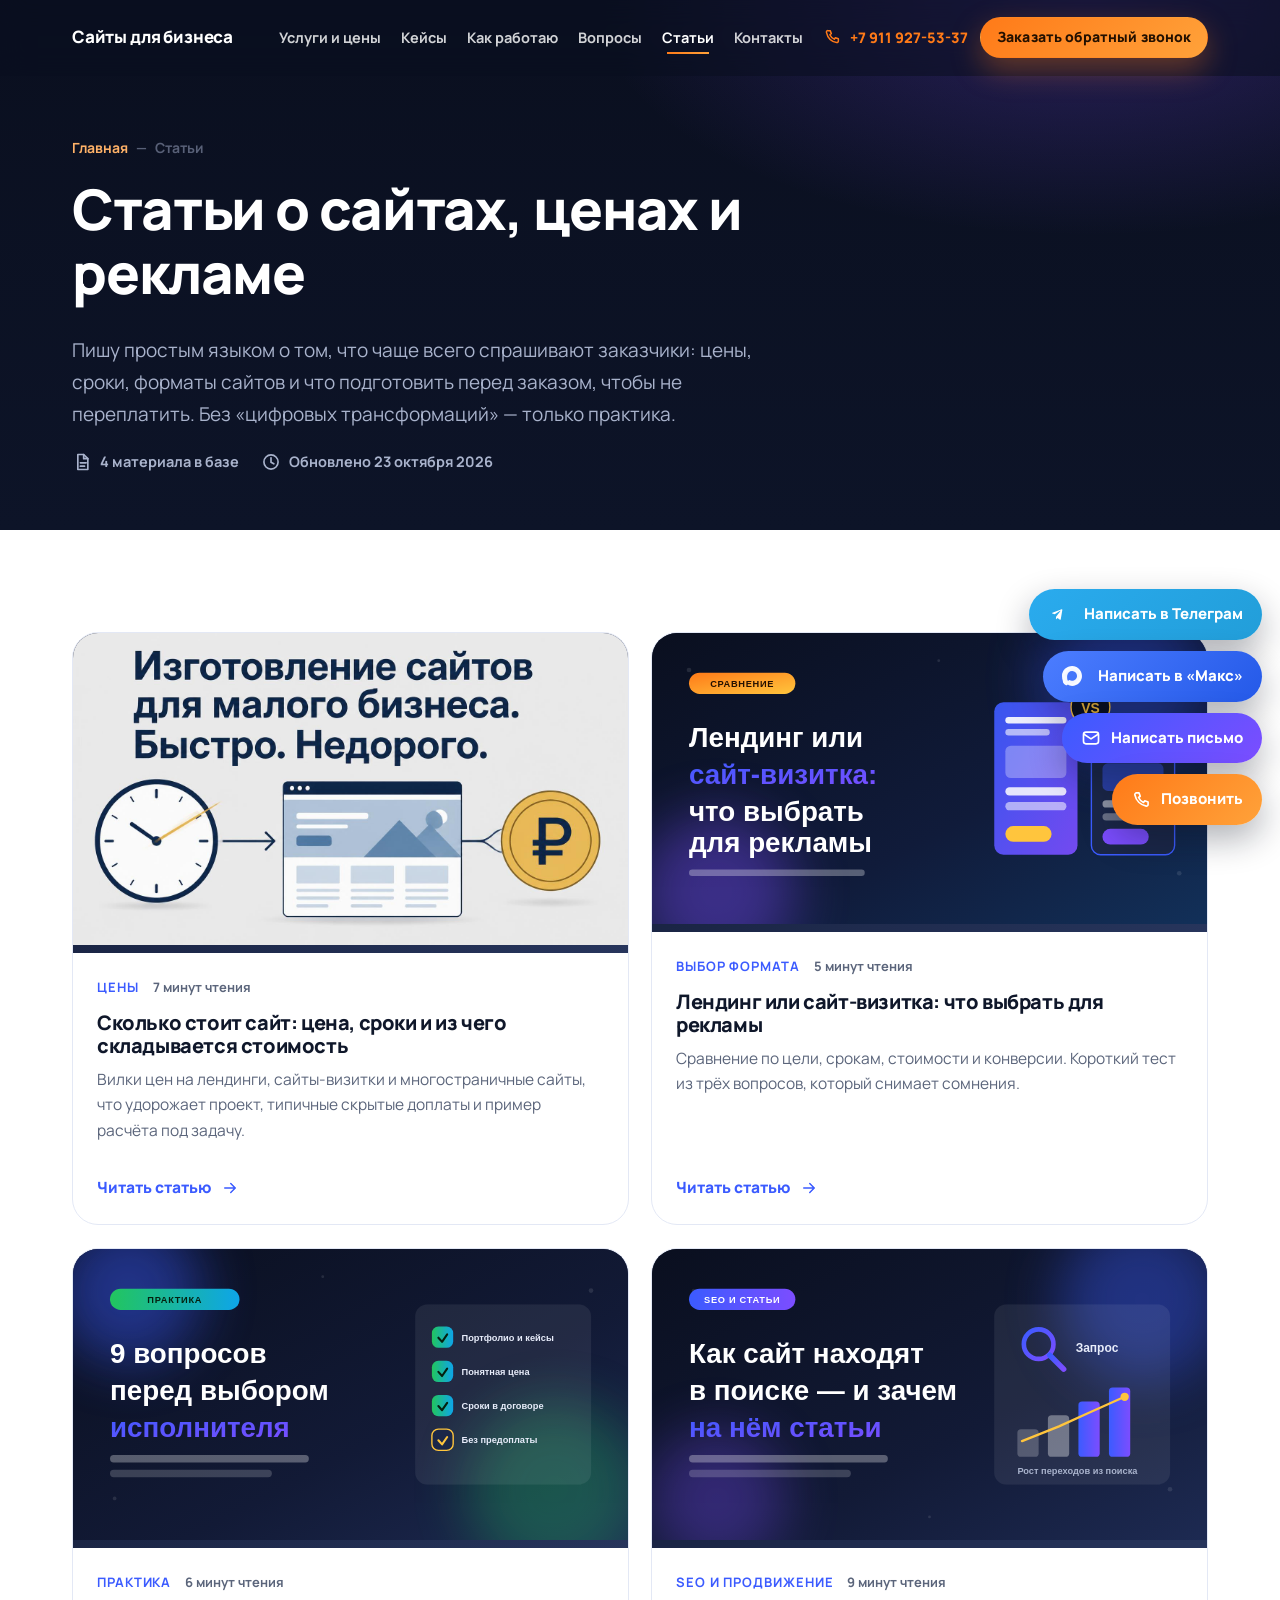
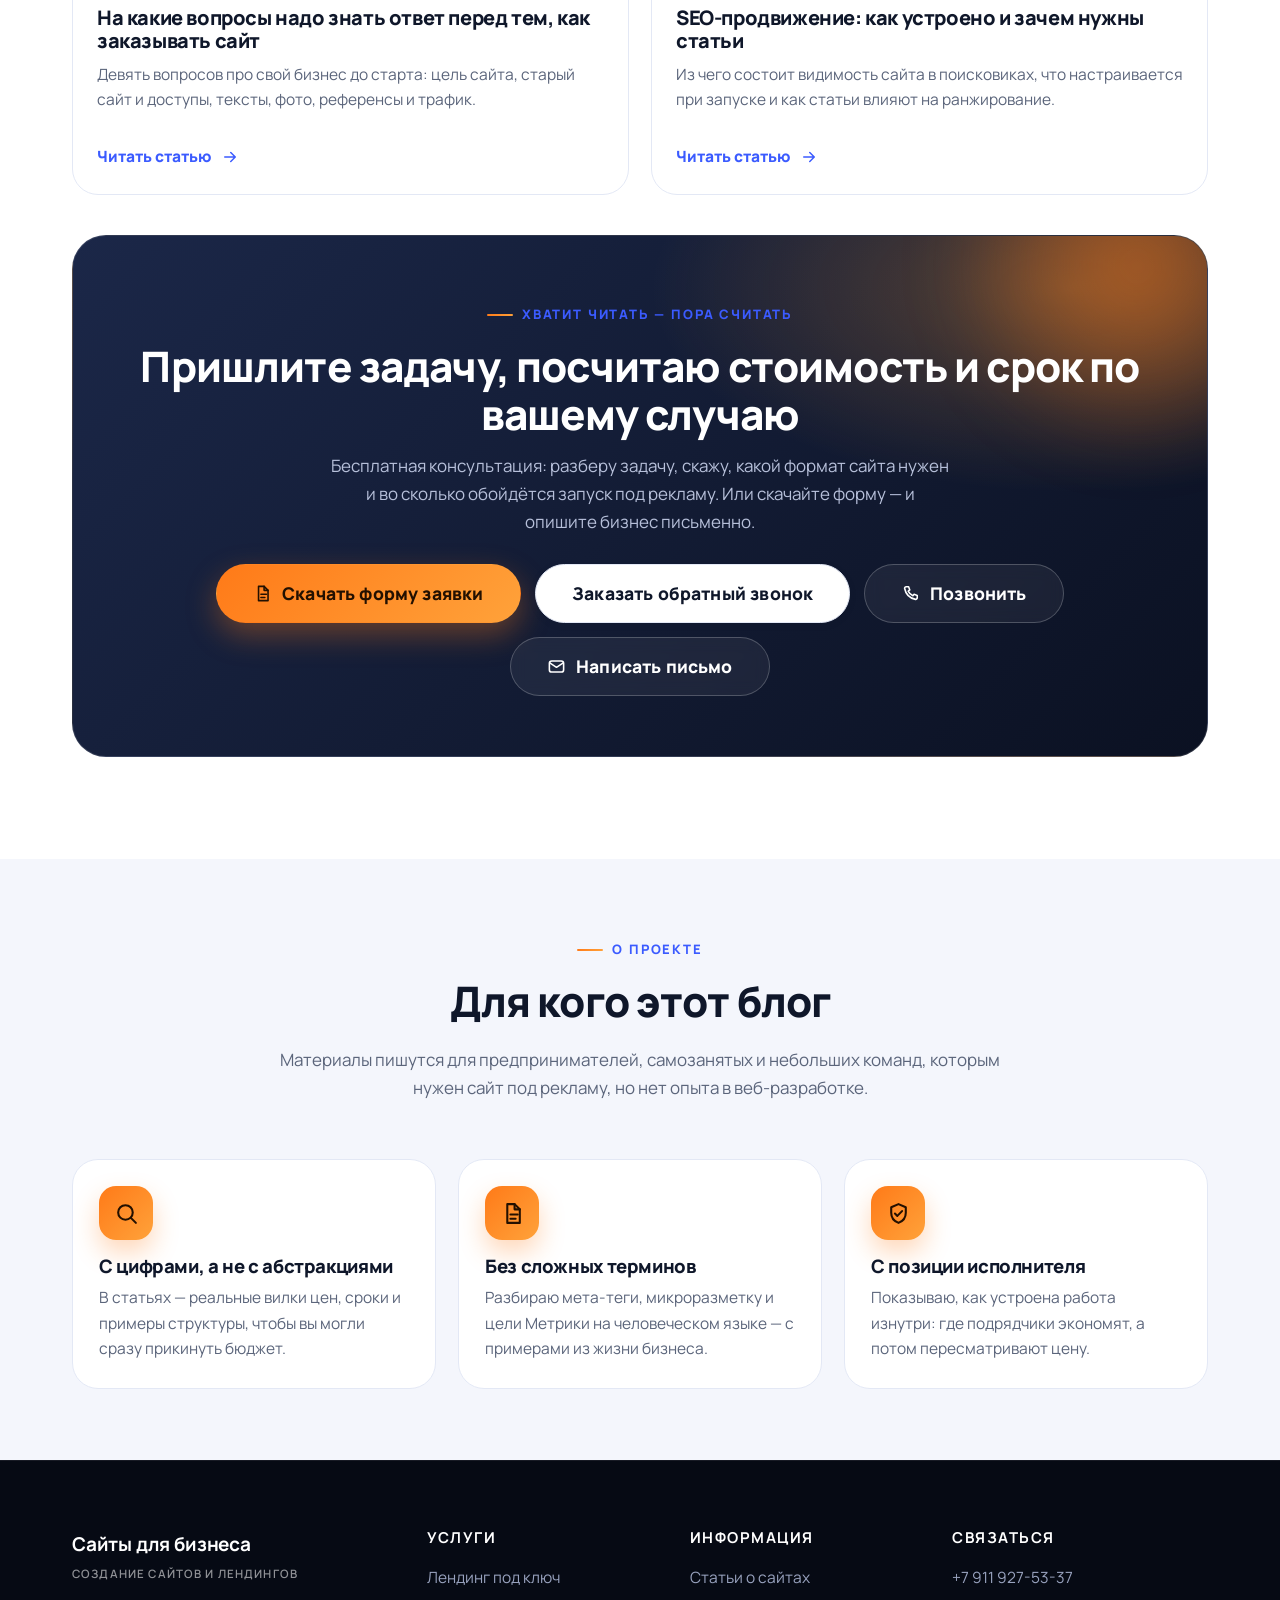
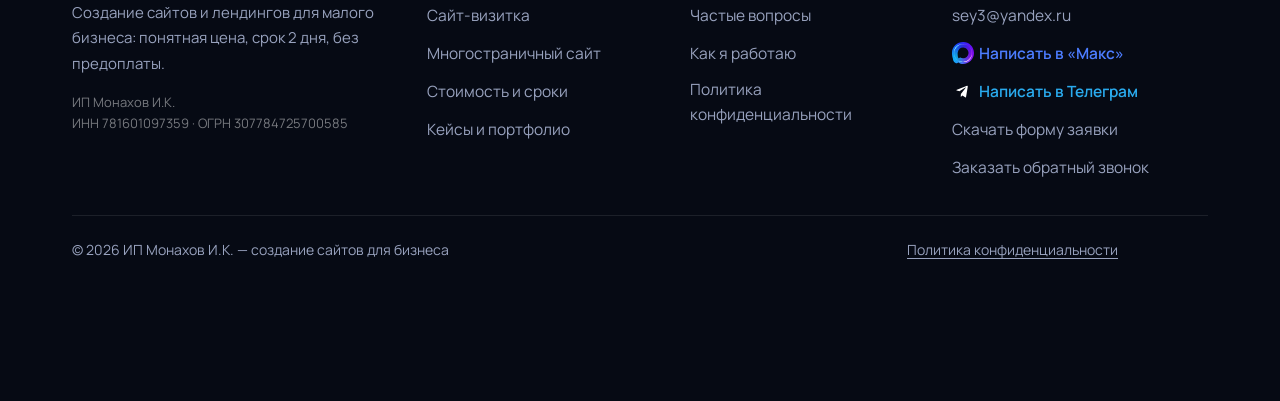
<file: articles.html>
<!DOCTYPE html>
<html lang="ru">
<head>
  <meta charset="UTF-8">
  <meta name="viewport" content="width=device-width, initial-scale=1.0">

  <title>Статьи о создании сайтов, ценах и сроках | Игорь</title>
  <meta name="description" content="Полезные статьи для предпринимателей: сколько стоит сайт, лендинг или сайт-визитка, что подготовить к заказу и не переплатить, как работает SEO на сайте. Пишет практикующий разработчик.">
  <meta name="keywords" content="статьи о сайтах, стоимость сайта, лендинг или сайт визитка, что нужно перед заказом сайта, SEO для малого бизнеса">
  <meta name="author" content="Игорь — создание сайтов для бизнеса">
  <meta name="robots" content="index, follow, max-image-preview:large">
  <meta name="theme-color" content="#0A0F1F">
  <link rel="canonical" href="https://landing-site.ru/articles.html">

  <meta property="og:type" content="website">
  <meta property="og:locale" content="ru_RU">
  <meta property="og:site_name" content="Игорь — сайты для бизнеса">
  <meta property="og:title" content="Статьи о создании сайтов, ценах и сроках">
  <meta property="og:description" content="Сколько стоит сайт, что выбрать для рекламы и как не переплатить подрядчику — практические материалы с цифрами.">
  <meta property="og:url" content="https://landing-site.ru/articles.html">
  <meta name="twitter:card" content="summary_large_image">
  <meta name="twitter:title" content="Статьи о создании сайтов, ценах и сроках">
  <meta name="twitter:description" content="Практические материалы о ценах, сроках и выборе подрядчика на сайт.">

  <link rel="icon" type="image/svg+xml" href="img/favicon.svg">
  <link rel="preconnect" href="https://fonts.googleapis.com">
  <link rel="preconnect" href="https://fonts.gstatic.com" crossorigin>
  <link href="https://fonts.googleapis.com/css2?family=Manrope:wght@500;600;700;800&display=swap" rel="stylesheet">
  <link rel="stylesheet" href="css/style.css">

  <script type="application/ld+json">
  {
    "@context": "https://schema.org",
    "@type": "CollectionPage",
    "name": "Статьи о создании сайтов и ценах",
    "url": "https://landing-site.ru/articles.html",
    "inLanguage": "ru-RU",
    "isPartOf": {"@type": "WebSite", "name": "Игорь — сайты для бизнеса", "url": "https://landing-site.ru/"},
    "hasPart": [
      {"@type": "Article", "headline": "Сколько стоит сайт: цена, сроки и из чего складывается стоимость", "url": "https://landing-site.ru/articles/skolko-stoit-sayt-yandex-direct.html", "datePublished": "2026-10-20", "author": {"@type": "Person", "name": "Игорь"}},
      {"@type": "Article", "headline": "Лендинг или сайт-визитка: что выбрать для рекламы", "url": "https://landing-site.ru/articles/lending-ili-sayt-vizitka.html", "datePublished": "2026-10-20", "author": {"@type": "Person", "name": "Игорь"}},
      {"@type": "Article", "headline": "На какие вопросы надо знать ответ перед тем, как заказывать сайт", "url": "https://landing-site.ru/articles/voprosy-pered-zakazom-sayta.html", "datePublished": "2026-10-21", "author": {"@type": "Person", "name": "Игорь"}},
      {"@type": "Article", "headline": "SEO-продвижение: как устроено и зачем нужны статьи", "url": "https://landing-site.ru/articles/seo-stati-ranzhirovanie.html", "datePublished": "2026-10-21", "author": {"@type": "Person", "name": "Игорь"}}
    ]
  }
  </script>

  <script type="application/ld+json">
  {
    "@context": "https://schema.org",
    "@type": "BreadcrumbList",
    "itemListElement": [
      {"@type": "ListItem", "position": 1, "name": "Главная", "item": "https://landing-site.ru/"},
      {"@type": "ListItem", "position": 2, "name": "Статьи", "item": "https://landing-site.ru/articles.html"}
    ]
  }
  </script>
</head>
<body>

  <svg xmlns="http://www.w3.org/2000/svg" style="display:none" aria-hidden="true">
    <symbol id="i-check" viewBox="0 0 24 24"><path d="M4 12.5l5 5L20 6.5"/></symbol>
    <symbol id="i-phone" viewBox="0 0 24 24"><path d="M6.6 3.5h3l1.5 4-2 1.5a12 12 0 0 0 5.9 5.9l1.5-2 4 1.5v3a2 2 0 0 1-2.2 2A17.5 17.5 0 0 1 4.6 5.7 2 2 0 0 1 6.6 3.5z"/></symbol>
    <symbol id="i-mail" viewBox="0 0 24 24"><rect x="3" y="5" width="18" height="14" rx="3"/><path d="M3.5 7.5L12 13l8.5-5.5"/></symbol>
    <symbol id="i-clock" viewBox="0 0 24 24"><circle cx="12" cy="12" r="8.5"/><path d="M12 7v5.2l3.4 2"/></symbol>
    <symbol id="i-shield" viewBox="0 0 24 24"><path d="M12 3l7 3v5.2c0 4.9-3.4 8.4-7 9.8-3.6-1.4-7-4.9-7-9.8V6z"/><path d="M8.6 12l2.3 2.3 4.5-4.6"/></symbol>
    <symbol id="i-arrow" viewBox="0 0 24 24"><path d="M5 12h13M13 6l6 6-6 6"/></symbol>
    <symbol id="i-doc" viewBox="0 0 24 24"><path d="M7 3h7l5 5v13H7z"/><path d="M14 3v5h5M10 13h7M10 17h5"/></symbol>
    <symbol id="i-chat" viewBox="0 0 24 24"><path d="M4 5.5h16v11H9.5L4.5 20.5V16.5H4z"/><path d="M8 10h8M8 13h5"/></symbol>
    <symbol id="i-search" viewBox="0 0 24 24"><circle cx="11" cy="11" r="7"/><path d="M16.2 16.2L21 21"/></symbol>
  </svg>

  <div class="scroll-progress" aria-hidden="true"></div>
  <a class="skip-link" href="#main">Перейти к содержанию</a>

  <header class="header is-scrolled">
    <div class="header__inner">
      <a class="header__brand" href="index.html">Сайты для бизнеса</a>

      <nav class="nav" aria-label="Основная навигация">
        <a href="index.html#services">Услуги и цены</a>
        <a href="index.html#portfolio">Кейсы</a>
        <a href="index.html#process">Как работаю</a>
        <a href="index.html#faq">Вопросы</a>
        <a href="articles.html" data-page>Статьи</a>
        <a href="index.html#contacts">Контакты</a>
      </nav>

      <div class="header__actions">
        <a class="link-phone" href="tel:+79119275337">
          <svg class="icon" aria-hidden="true"><use href="#i-phone"/></svg>+7 911 927-53-37
        </a>
        <a class="btn btn--cta btn--sm" href="#form" data-modal-open>Заказать обратный звонок</a>
        <button class="burger" type="button" aria-label="Открыть меню" aria-expanded="false">
          <span></span><span></span><span></span>
        </button>
      </div>
    </div>
  </header>

  <div class="mobile-menu">
    <a class="m-link" href="index.html">Главная</a>
    <a class="m-link" href="index.html#services">Услуги и цены</a>
    <a class="m-link" href="index.html#portfolio">Кейсы</a>
    <a class="m-link" href="index.html#process">Как я работаю</a>
    <a class="m-link" href="index.html#faq">Частые вопросы</a>
    <a class="m-link" href="articles.html" data-page>Статьи</a>
    <a class="m-link" href="index.html#contacts">Контакты</a>
    <div class="m-contacts">
      <a href="tel:+79119275337"><svg class="icon" aria-hidden="true"><use href="#i-phone"/></svg>+7 911 927-53-37</a>
      <a href="mailto:sey3@yandex.ru"><svg class="icon" aria-hidden="true"><use href="#i-mail"/></svg>sey3@yandex.ru</a>
      <a class="btn btn--cta" href="#form" data-modal-open>Заказать обратный звонок</a>
    </div>
  </div>

  <main id="main">

    <section class="page-head">
      <div class="container">
        <nav class="breadcrumbs" aria-label="Хлебные крошки">
          <a href="index.html">Главная</a><span>—</span><span>Статьи</span>
        </nav>
        <h1>Статьи о сайтах, ценах и рекламе</h1>
        <p class="lead" style="color:#A9B3CC; max-width:720px">
          Пишу простым языком о том, что чаще всего спрашивают заказчики: цены, сроки, форматы сайтов
          и что подготовить перед заказом, чтобы не переплатить. Без «цифровых трансформаций» — только практика.
        </p>
        <div class="page-head__meta">
          <span><svg class="icon" aria-hidden="true"><use href="#i-doc"/></svg> 4 материала в базе</span>
          <span><svg class="icon" aria-hidden="true"><use href="#i-clock"/></svg> Обновлено 23 октября 2026</span>
        </div>
      </div>
    </section>

    <section class="section">
      <div class="container">
        <div class="grid grid-2">
          <article class="article-card reveal">
            <div class="article-card__img">
              <img src="img/banner-price.jpg" width="1536" height="1024" alt="Обложка статьи: сколько стоит сайт — часы, браузер и монетка">
            </div>
            <div class="article-card__body">
              <div class="article-card__meta">Цены <span>7 минут чтения</span></div>
              <h2 style="font-size:20px; margin-bottom:10px">
                <a href="articles/skolko-stoit-sayt-yandex-direct.html">Сколько стоит сайт: цена, сроки и из чего складывается стоимость</a>
              </h2>
              <p>Вилки цен на лендинги, сайты-визитки и многостраничные сайты, что удорожает проект, типичные скрытые доплаты и пример расчёта под задачу.</p>
              <a class="article-card__more" href="articles/skolko-stoit-sayt-yandex-direct.html">
                Читать статью <svg class="icon" aria-hidden="true"><use href="#i-arrow"/></svg>
              </a>
            </div>
          </article>

          <article class="article-card reveal" style="--d:.1s">
            <div class="article-card__img">
              <img src="img/article-landing.svg" width="1200" height="630" alt="Обложка статьи: лендинг или сайт-визитка">
            </div>
            <div class="article-card__body">
              <div class="article-card__meta">Выбор формата <span>5 минут чтения</span></div>
              <h2 style="font-size:20px; margin-bottom:10px">
                <a href="articles/lending-ili-sayt-vizitka.html">Лендинг или сайт-визитка: что выбрать для рекламы</a>
              </h2>
              <p>Сравнение по цели, срокам, стоимости и конверсии. Короткий тест из трёх вопросов, который снимает сомнения.</p>
              <a class="article-card__more" href="articles/lending-ili-sayt-vizitka.html">
                Читать статью <svg class="icon" aria-hidden="true"><use href="#i-arrow"/></svg>
              </a>
            </div>
          </article>

          <article class="article-card reveal" style="--d:.2s">
            <div class="article-card__img">
              <img src="img/article-check.svg" width="1200" height="630" alt="Обложка статьи: вопросы, которые стоит знать до заказа сайта">
            </div>
            <div class="article-card__body">
              <div class="article-card__meta">Практика <span>6 минут чтения</span></div>
              <h2 style="font-size:20px; margin-bottom:10px">
                <a href="articles/voprosy-pered-zakazom-sayta.html">На какие вопросы надо знать ответ перед тем, как заказывать сайт</a>
              </h2>
              <p>Девять вопросов про свой бизнес до старта: цель сайта, старый сайт и доступы, тексты, фото, референсы и трафик.</p>
              <a class="article-card__more" href="articles/voprosy-pered-zakazom-sayta.html">
                Читать статью <svg class="icon" aria-hidden="true"><use href="#i-arrow"/></svg>
              </a>
            </div>
          </article>

          <article class="article-card reveal" style="--d:.3s">
            <div class="article-card__img">
              <img src="img/article-seo.svg" width="1200" height="630" loading="lazy" alt="Обложка статьи: SEO-продвижение и статьи на сайте">
            </div>
            <div class="article-card__body">
              <div class="article-card__meta">SEO и продвижение <span>9 минут чтения</span></div>
              <h2 style="font-size:20px; margin-bottom:10px">
                <a href="articles/seo-stati-ranzhirovanie.html">SEO-продвижение: как устроено и зачем нужны статьи</a>
              </h2>
              <p>Из чего состоит видимость сайта в поисковиках, что настраивается при запуске и как статьи влияют на ранжирование.</p>
              <a class="article-card__more" href="articles/seo-stati-ranzhirovanie.html">
                Читать статью <svg class="icon" aria-hidden="true"><use href="#i-arrow"/></svg>
              </a>
            </div>
          </article>
        </div>

        <div class="cta-box mt-40 reveal zoom" id="form">
          <span class="eyebrow">Хватит читать — пора считать</span>
          <h2>Пришлите задачу, посчитаю стоимость и срок по вашему случаю</h2>
          <p>Бесплатная консультация: разберу задачу, скажу, какой формат сайта нужен и во сколько обойдётся запуск под рекламу.
            Или скачайте форму — и опишите бизнес письменно.</p>
          <div class="btn-row">
            <a class="btn btn--cta btn--lg" href="files/forma-zayavki.docx" download>
              <svg class="icon" aria-hidden="true"><use href="#i-doc"/></svg> Скачать форму заявки
            </a>
            <a class="btn btn--outline btn--lg" href="#form" data-modal-open>Заказать обратный звонок</a>
            <a class="btn btn--ghost btn--lg" href="tel:+79119275337">
              <svg class="icon" aria-hidden="true"><use href="#i-phone"/></svg> Позвонить
            </a>
            <a class="btn btn--ghost btn--lg" href="mailto:sey3@yandex.ru">
              <svg class="icon" aria-hidden="true"><use href="#i-mail"/></svg> Написать письмо
            </a>
          </div>
        </div>
      </div>
    </section>

    <section class="section section--tint section--tight">
      <div class="container">
        <div class="section-head center reveal">
          <span class="eyebrow">О проекте</span>
          <h2>Для кого этот блог</h2>
          <p>Материалы пишутся для предпринимателей, самозанятых и небольших команд, которым нужен сайт под рекламу, но нет опыта в веб-разработке.</p>
        </div>
        <div class="grid grid-3">
          <article class="trust reveal">
            <i><svg class="icon" aria-hidden="true"><use href="#i-search"/></svg></i>
            <h3>С цифрами, а не с абстракциями</h3>
            <p>В статьях — реальные вилки цен, сроки и примеры структуры, чтобы вы могли сразу прикинуть бюджет.</p>
          </article>
          <article class="trust reveal" style="--d:.1s">
            <i><svg class="icon" aria-hidden="true"><use href="#i-doc"/></svg></i>
            <h3>Без сложных терминов</h3>
            <p>Разбираю мета-теги, микроразметку и цели Метрики на человеческом языке — с примерами из жизни бизнеса.</p>
          </article>
          <article class="trust reveal" style="--d:.2s">
            <i><svg class="icon" aria-hidden="true"><use href="#i-shield"/></svg></i>
            <h3>С позиции исполнителя</h3>
            <p>Показываю, как устроена работа изнутри: где подрядчики экономят, а потом пересматривают цену.</p>
          </article>
        </div>
      </div>
    </section>

  </main>

  <footer class="footer">
    <div class="container">
      <div class="footer__grid">
        <div>
          <div class="footer__brand">
            <b>Сайты для бизнеса</b>
            <span>создание сайтов и лендингов</span>
          </div>
          <p class="footer__about">
            Создание сайтов и лендингов для малого бизнеса: понятная цена,
            срок 2 дня, без предоплаты.
          </p>
          <p class="footer__legal">
            ИП Монахов И.К.<br>
            ИНН 781601097359 · ОГРН 307784725700585
          </p>
        </div>

        <div>
          <h4>Услуги</h4>
          <ul>
            <li><a href="index.html#services">Лендинг под ключ</a></li>
            <li><a href="index.html#services">Сайт-визитка</a></li>
            <li><a href="index.html#services">Многостраничный сайт</a></li>
            <li><a href="index.html#services">Стоимость и сроки</a></li>
            <li><a href="index.html#portfolio">Кейсы и портфолио</a></li>
          </ul>
        </div>

        <div>
          <h4>Информация</h4>
          <ul>
            <li><a href="articles.html">Статьи о сайтах</a></li>
            <li><a href="index.html#faq">Частые вопросы</a></li>
            <li><a href="index.html#process">Как я работаю</a></li>
            <li><a href="privacy.html">Политика конфиденциальности</a></li>
          </ul>
        </div>

        <div>
          <h4>Связаться</h4>
          <ul>
            <li><a href="tel:+79119275337">+7 911 927-53-37</a></li>
            <li><a href="mailto:sey3@yandex.ru">sey3@yandex.ru</a></li>
            <li><a class="link-max" href="https://web.max.ru/79119275337" target="_blank" rel="noopener"><img class="max-logo" src="img/max-logo.svg" alt="" width="22" height="22">Написать в «Макс»</a></li>
            <li><a class="link-tg" href="tg://user?id=526599691" target="_blank" rel="noopener"><img class="telegram-logo" src="img/telegram-logo.svg" alt="" width="22" height="22">Написать в Телеграм</a></li>
            <li><a href="files/forma-zayavki.docx" download>Скачать форму заявки</a></li>
            <li><a href="#form" data-modal-open>Заказать обратный звонок</a></li>
          </ul>
        </div>
      </div>

      <div class="footer__bottom">
        <span>© <span data-year>2026</span> ИП Монахов И.К. — создание сайтов для бизнеса</span>
        <span><a href="privacy.html">Политика конфиденциальности</a></span>
      </div>
    </div>
  </footer>

  <div class="fab">
    <a class="fab__tg" href="tg://user?id=526599691" target="_blank" rel="noopener" aria-label="Написать в Телеграм">
      <img class="telegram-logo" src="img/telegram-logo.svg" alt="" width="22" height="22"><span class="fab__label">Написать в Телеграм</span>
    </a>
    <a class="fab__wa" href="https://web.max.ru/79119275337" target="_blank" rel="noopener"
       aria-label="Написать в «Макс»">
      <img class="max-logo" src="img/max-logo.svg" alt="" width="22" height="22"><span class="fab__label">Написать в «Макс»</span>
    </a>
    <a class="fab__mail" href="mailto:sey3@yandex.ru" aria-label="Написать письмо">
      <svg class="icon" aria-hidden="true"><use href="#i-mail"/></svg><span class="fab__label">Написать письмо</span>
    </a>
    <a class="fab__call" href="tel:+79119275337" aria-label="Позвонить">
      <svg class="icon" aria-hidden="true"><use href="#i-phone"/></svg><span class="fab__label">Позвонить</span>
    </a>
    <button class="fab__top" type="button" aria-label="Наверх">
      <svg class="icon" aria-hidden="true" style="transform:rotate(-90deg)"><use href="#i-arrow"/></svg>
    </button>
  </div>

  <div class="modal" role="dialog" aria-modal="true" aria-labelledby="modal-title">
    <div class="modal__card">
      <button class="modal__close" type="button" aria-label="Закрыть" data-modal-close>&times;</button>
      <div class="modal__head">
        <h3 id="modal-title">Заказать обратный звонок</h3>
        <p>Оставьте контакты — вернусь с расчётом цены и срока в течение 30 минут.</p>
      </div>
      <form data-lead-form novalidate>
        <div class="form-grid">
          <div class="field">
            <label for="m-name">Как вас зовут *</label>
            <input type="text" id="m-name" name="name" placeholder="Например: Игорь" required autocomplete="name">
            <span class="field__error">Пожалуйста, укажите имя</span>
          </div>
          <div class="field">
            <label for="m-phone">Телефон *</label>
            <input type="tel" id="m-phone" name="phone" placeholder="+7 (___) ___-__-__" required autocomplete="tel">
            <span class="field__error">Укажите телефон не короче 10 цифр</span>
          </div>
          <div class="field">
            <label for="m-task">Что нужно сделать</label>
            <textarea id="m-task" name="task" placeholder="Например: лендинг для ремонта квартир"></textarea>
          </div>
        </div>
        <button class="btn btn--cta btn--block btn--lg mt-24" type="submit">
          Отправить заявку <svg class="icon" aria-hidden="true"><use href="#i-arrow"/></svg>
        </button>
              <div class="field field--check">
                <label class="check">
                  <input type="checkbox" name="consent" required>
                  <span>Я даю согласие на обработку персональных данных в соответствии с <a href="privacy.html">политикой конфиденциальности</a></span>
                </label>
                <span class="field__error">Необходимо дать согласие на обработку персональных данных</span>
              </div>
        <div class="form-success" role="status">
          <i><svg class="icon" aria-hidden="true"><use href="#i-check"/></svg></i>
          <h4>Заявка сформирована!</h4>
          <p>Письмо открылось в почтовом клиенте. Если нет — напишите на sey3@yandex.ru или позвоните: +7 911 927-53-37.</p>
          <div class="btn-row center mt-24">
            <a class="btn btn--outline btn--sm" href="tel:+79119275337">Позвонить</a>
            <a class="btn btn--max btn--sm" href="https://web.max.ru/79119275337" target="_blank" rel="noopener"><img class="max-logo" src="img/max-logo.svg" alt="" width="22" height="22">Написать в «Макс»</a>
            <a class="btn btn--tg btn--sm" href="tg://user?id=526599691" target="_blank" rel="noopener"><img class="telegram-logo" src="img/telegram-logo.svg" alt="" width="22" height="22">Написать в Телеграм</a>
          </div>
        </div>
      </form>
    </div>
  </div>

  <script src="js/main.js" defer></script>
</body>
</html>
</file>
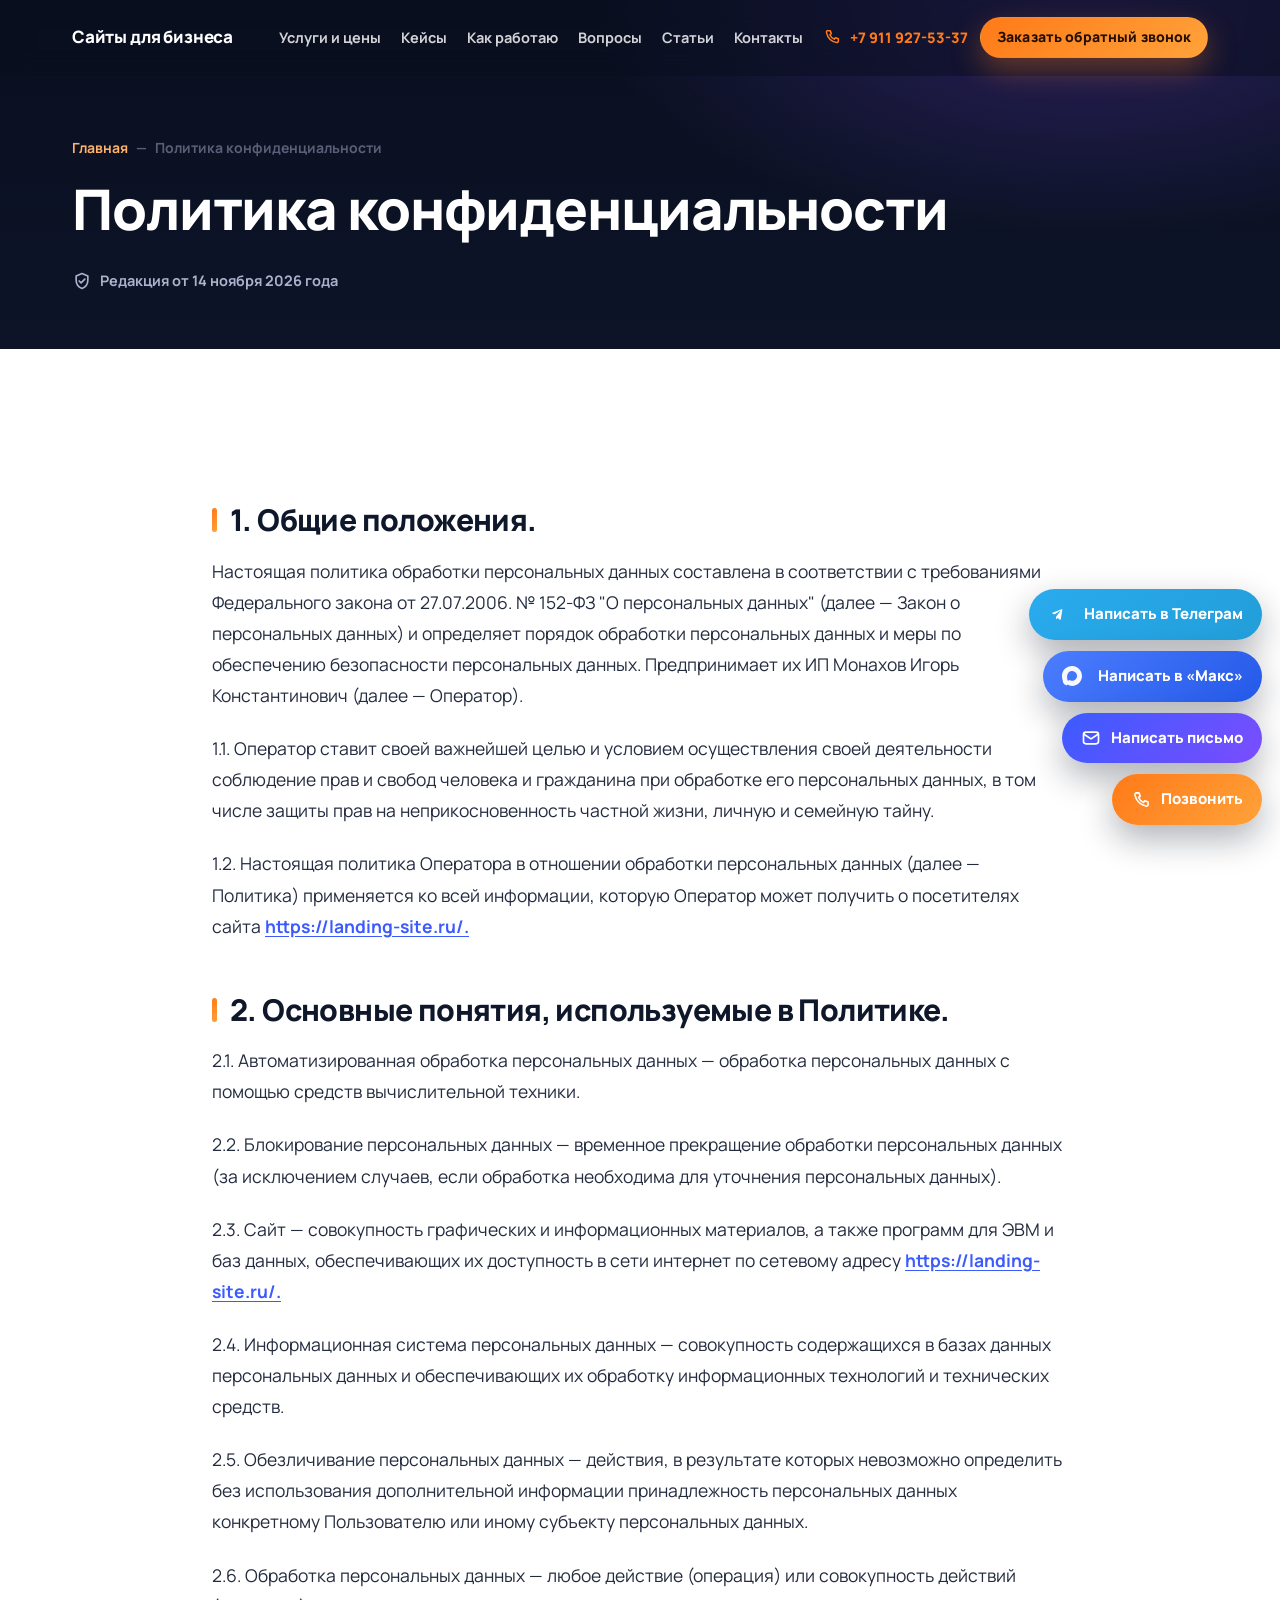
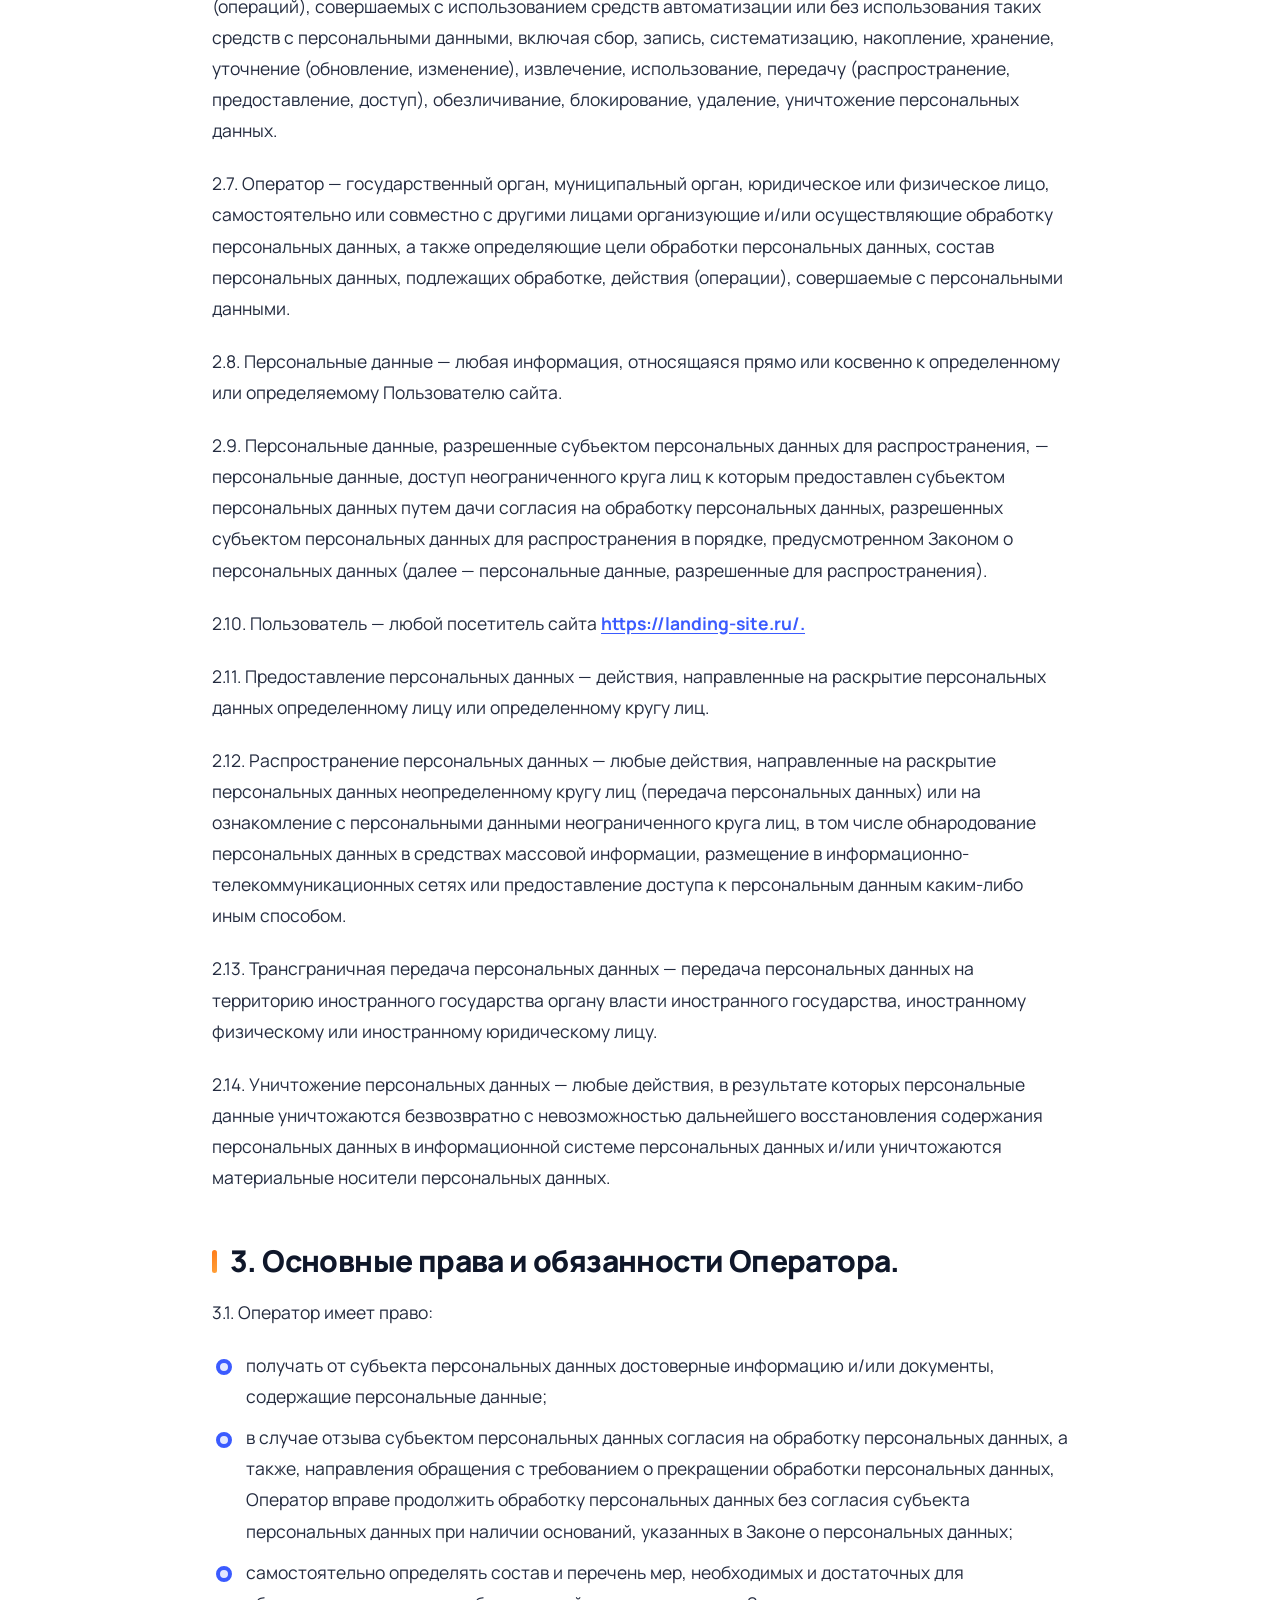
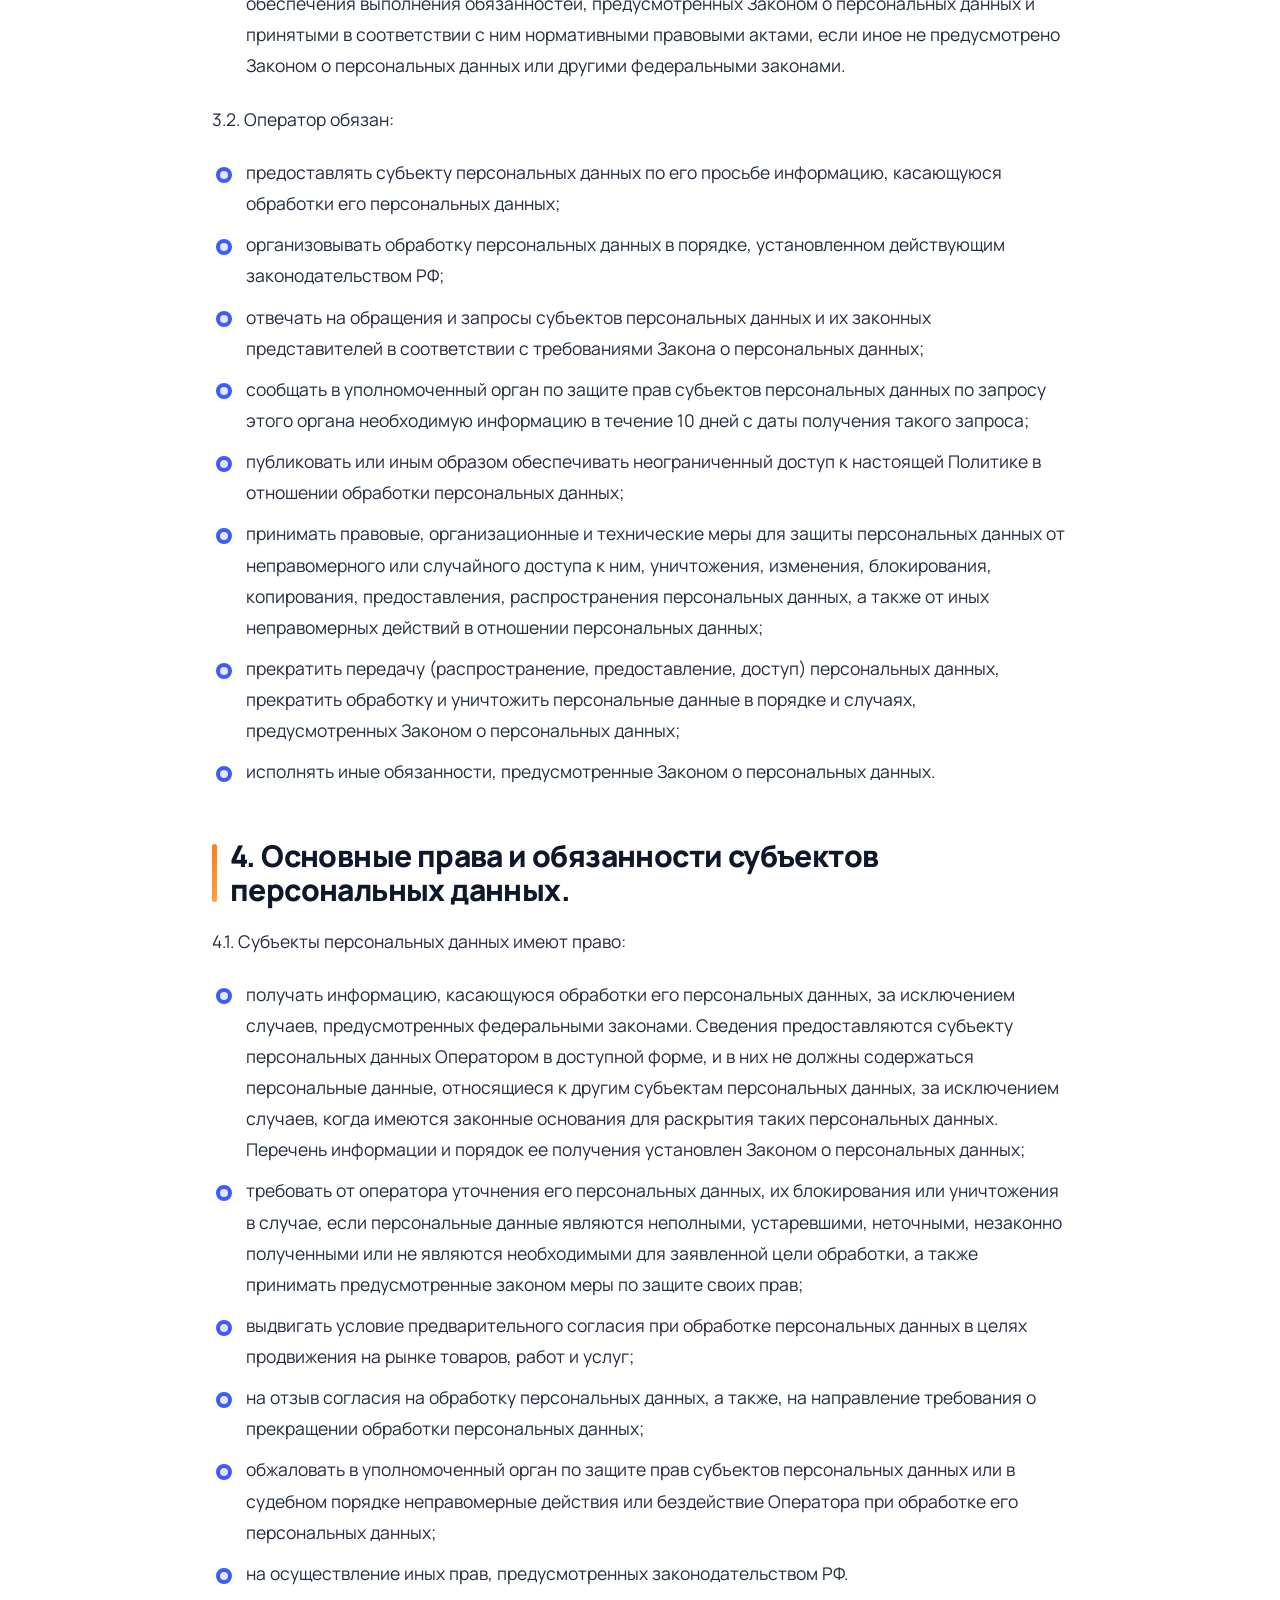
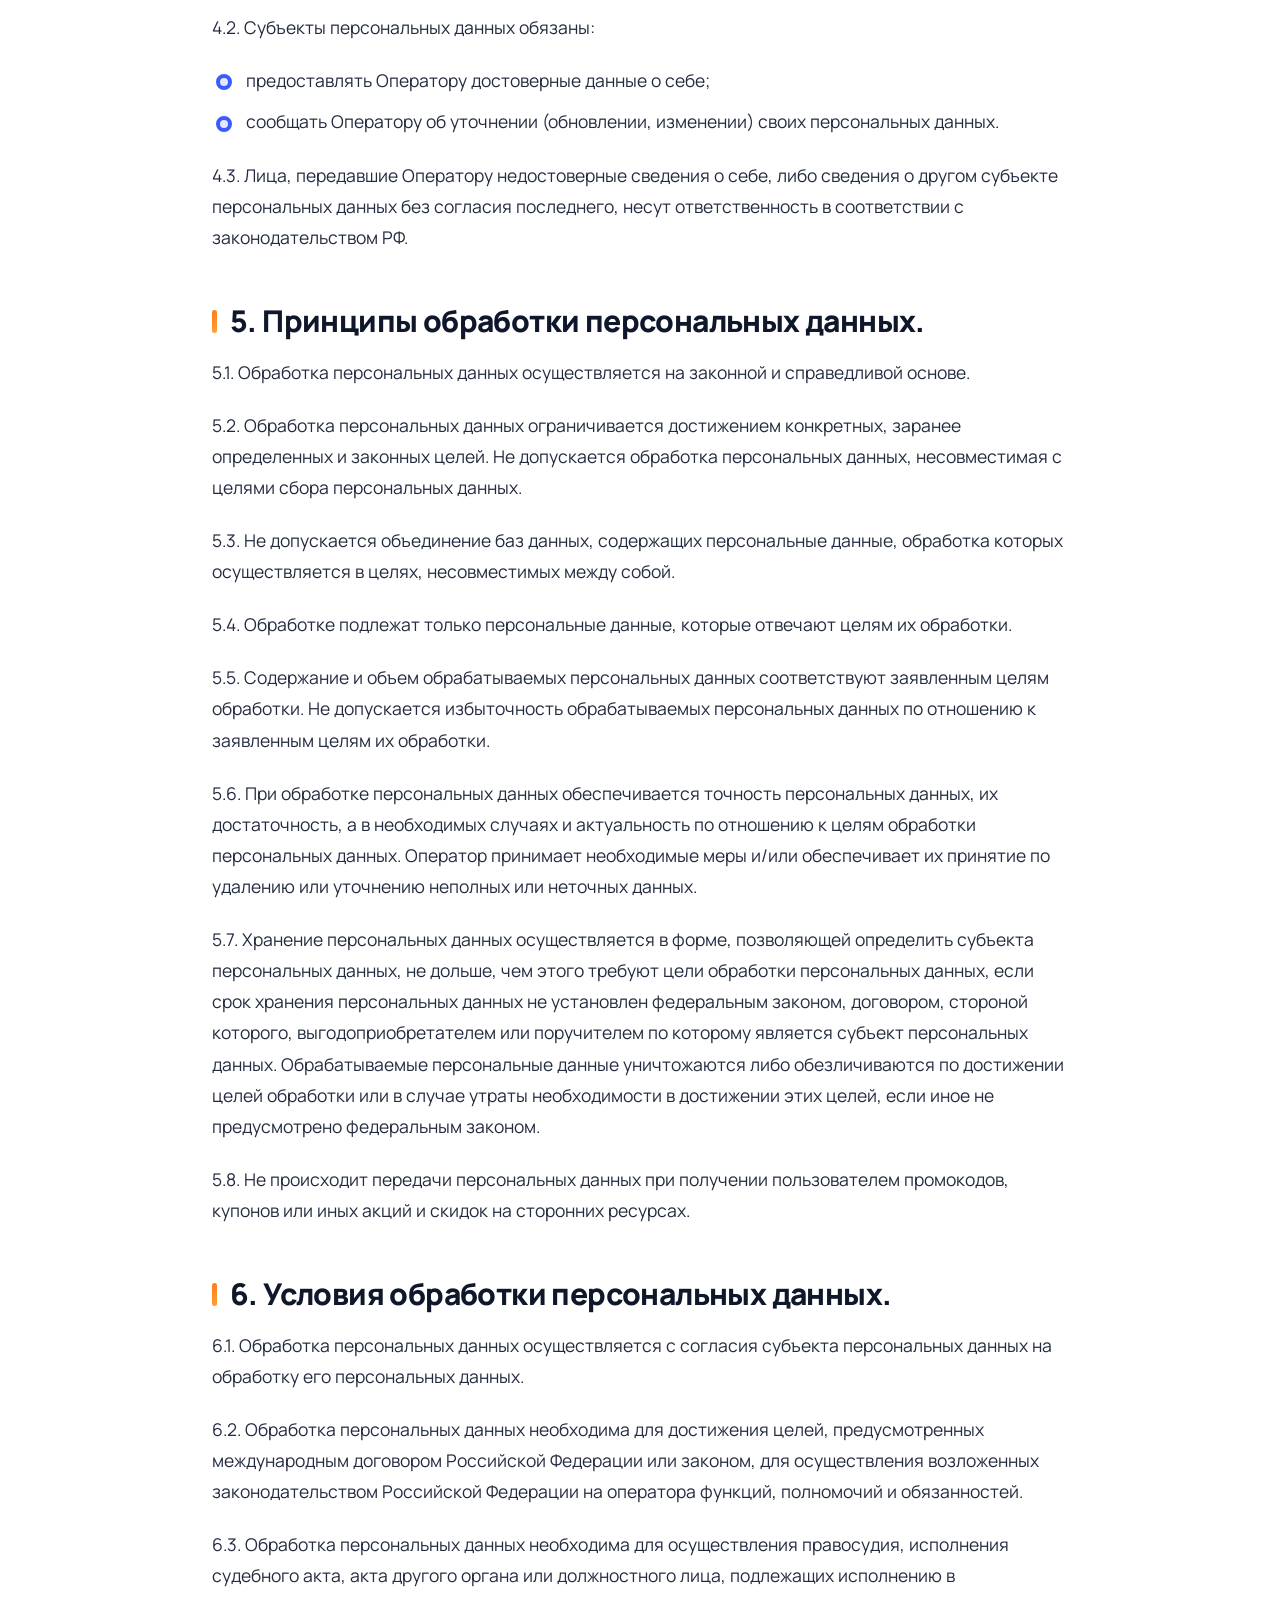
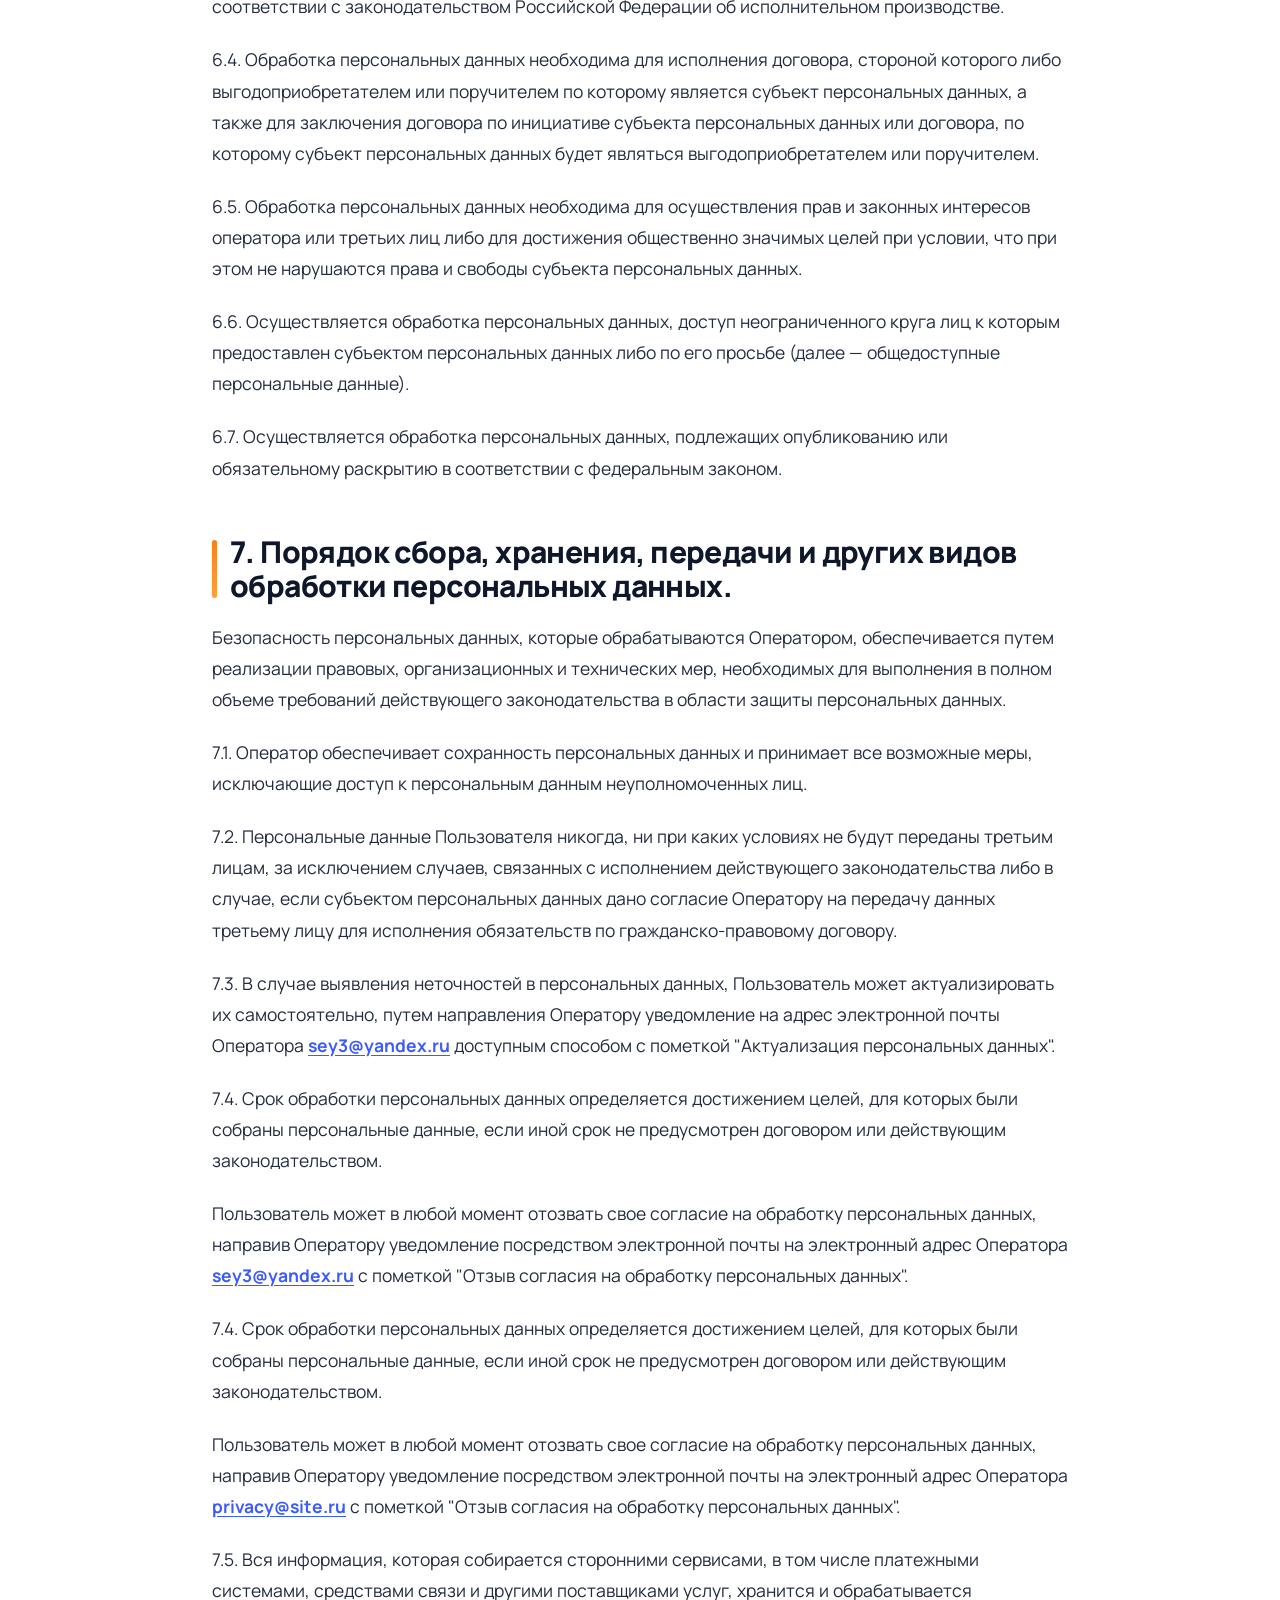
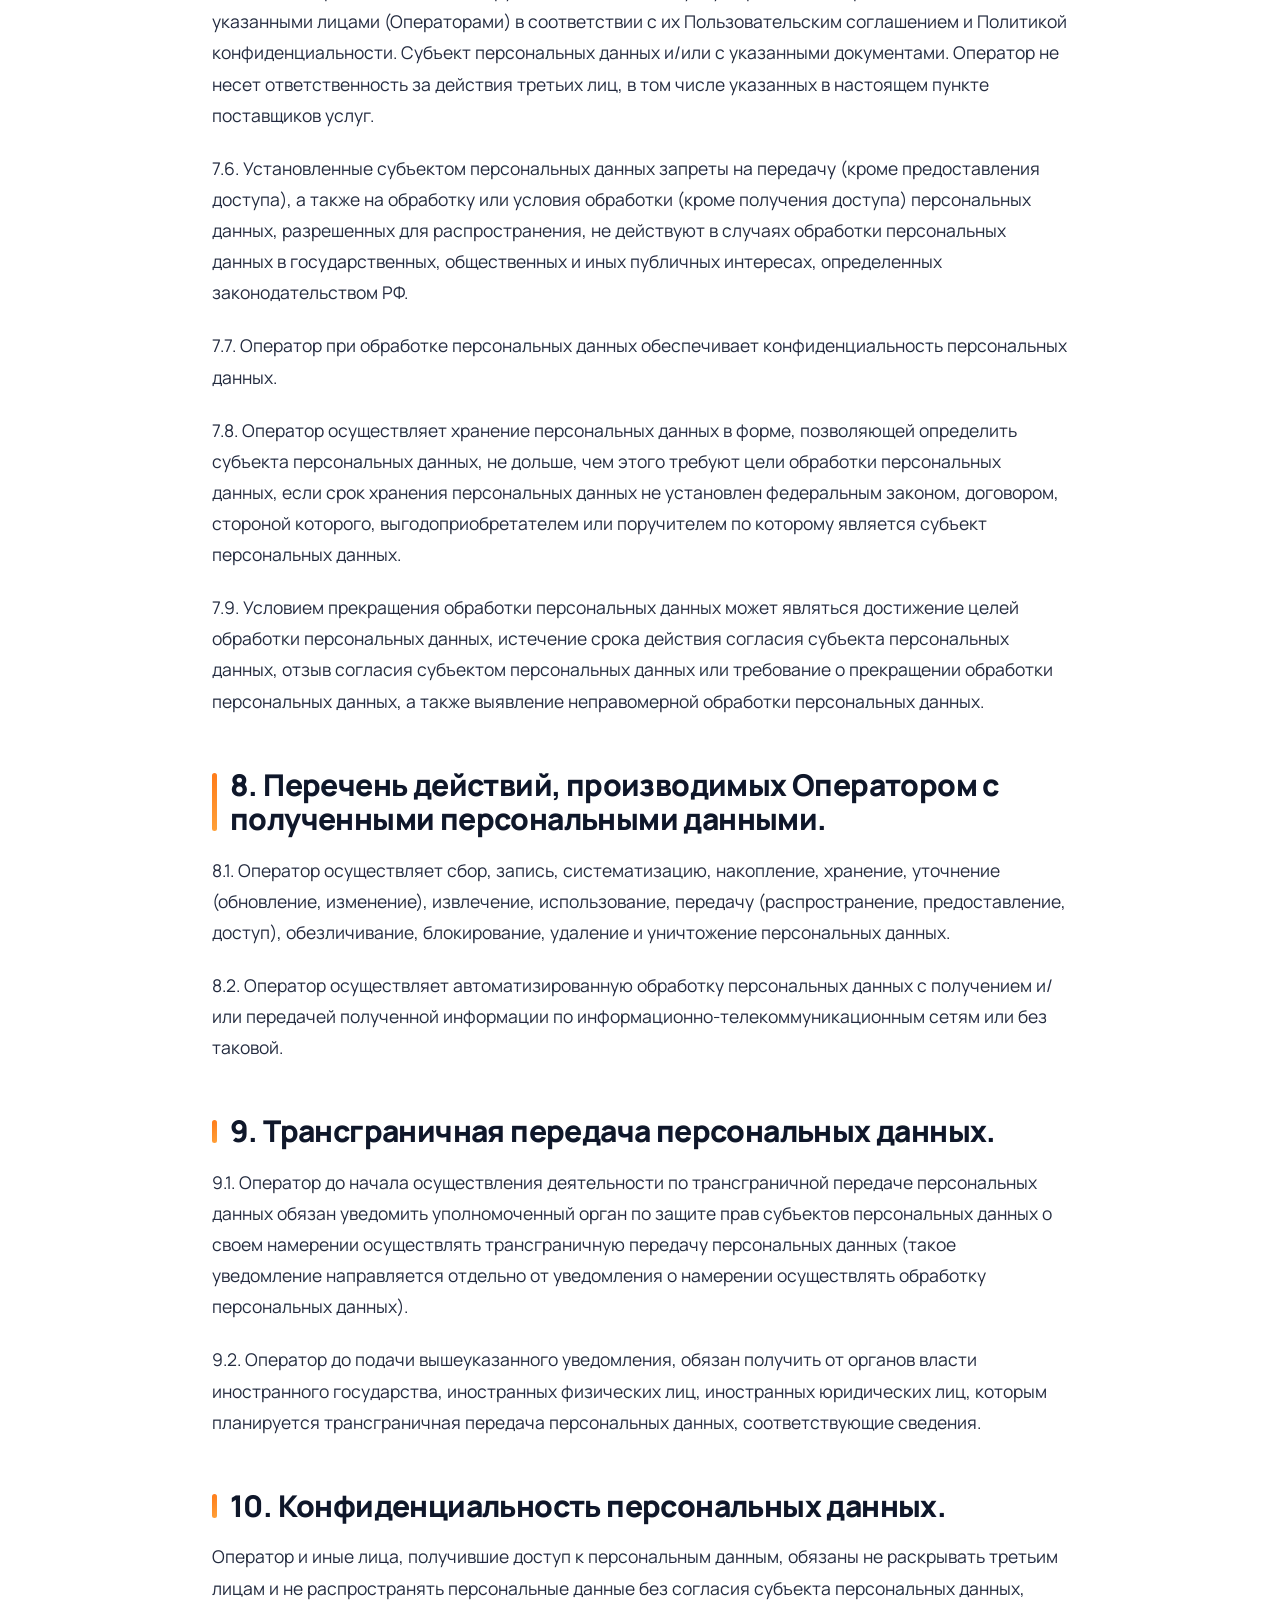
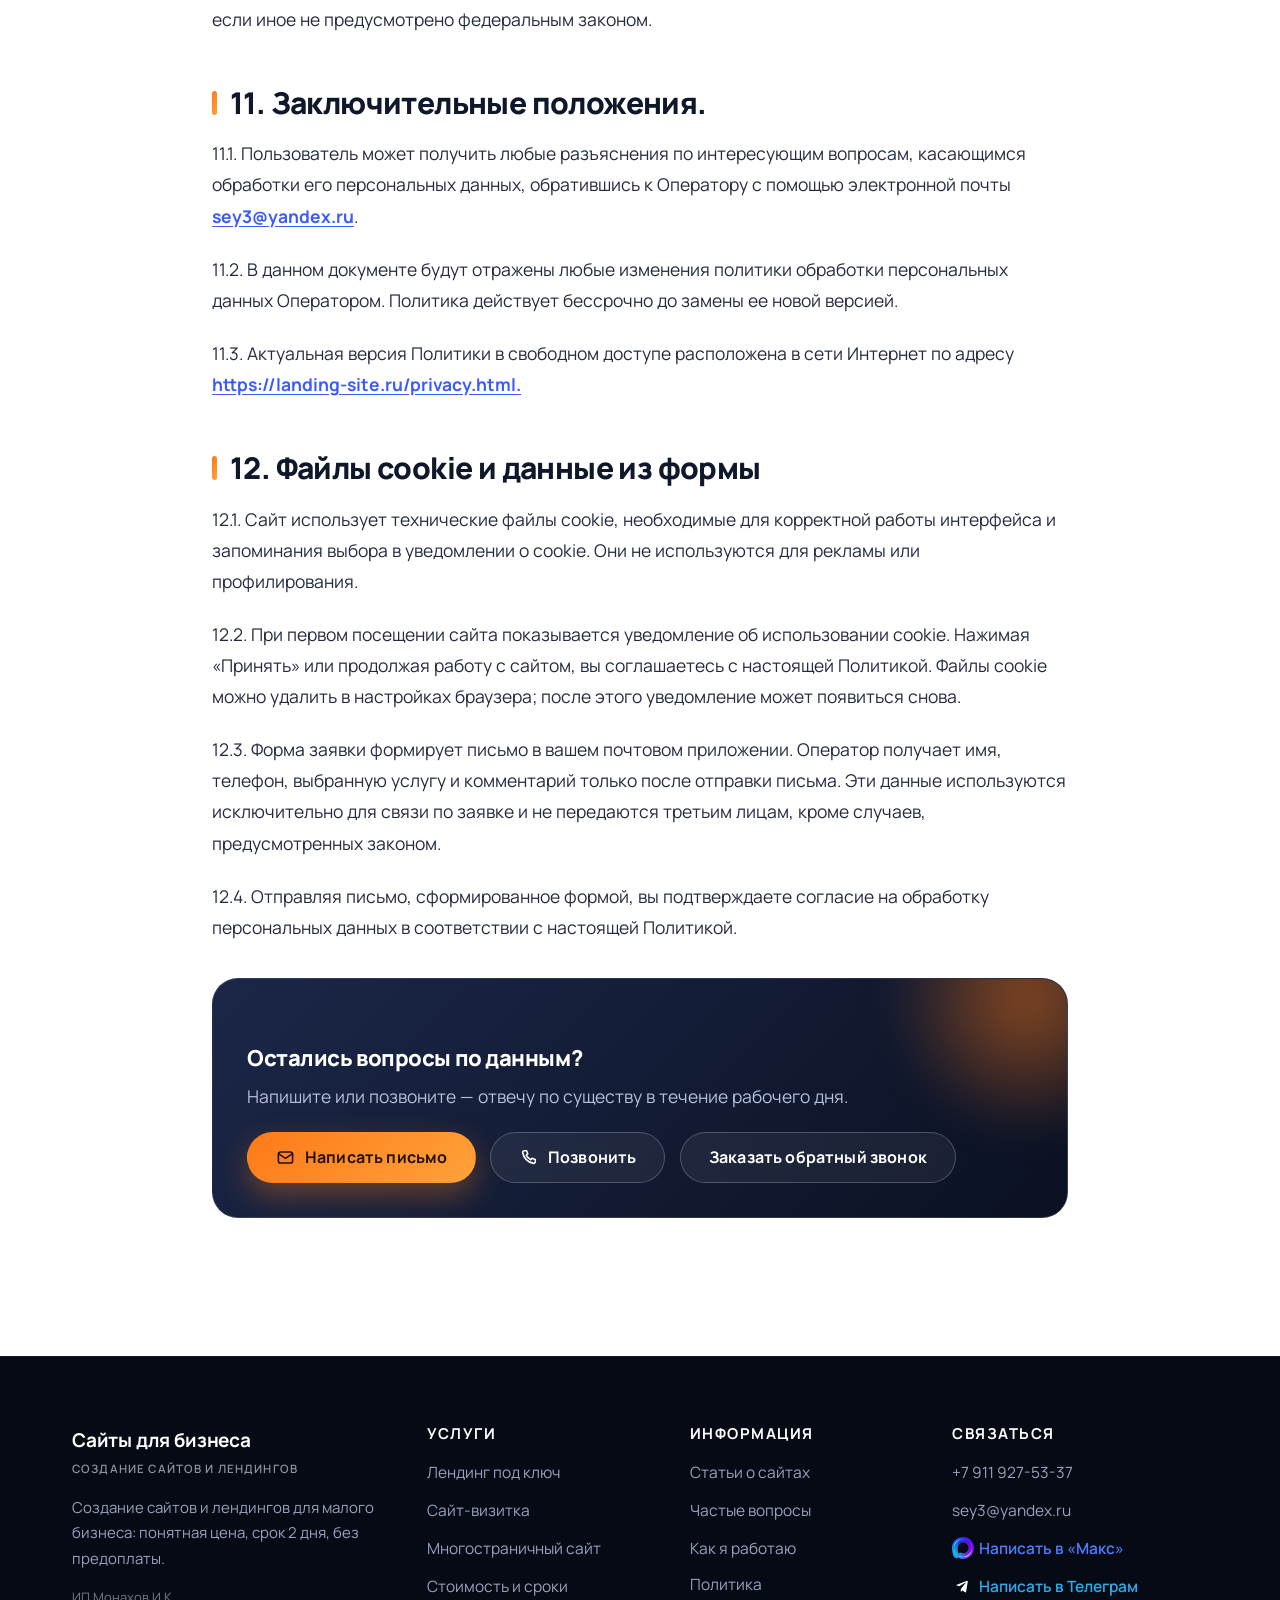
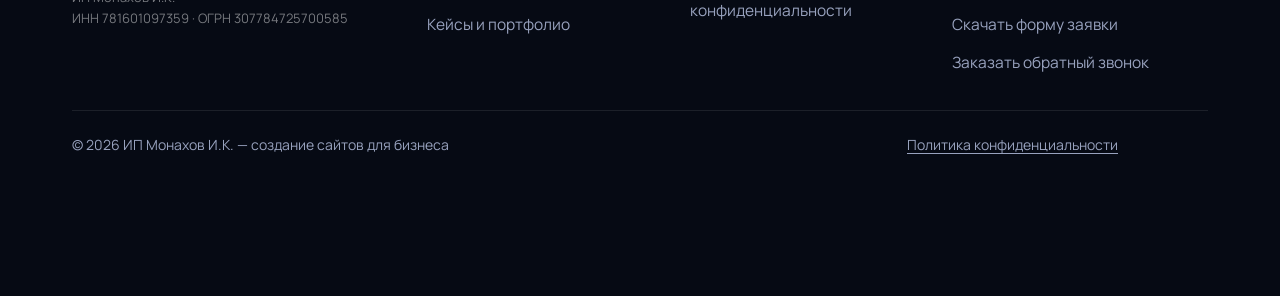
<file: privacy.html>
<!DOCTYPE html>
<html lang="ru">
<head>
  <meta charset="UTF-8">
  <meta name="viewport" content="width=device-width, initial-scale=1.0">

  <title>Политика конфиденциальности | Сайты для бизнеса</title>
  <meta name="description" content="Политика в отношении обработки персональных данных пользователей сайта.">
  <meta name="robots" content="index, follow">
  <meta name="theme-color" content="#0A0F1F">
  <link rel="canonical" href="https://landing-site.ru/privacy.html">

  <meta property="og:type" content="website">
  <meta property="og:locale" content="ru_RU">
  <meta property="og:title" content="Политика конфиденциальности">
  <meta property="og:description" content="Политика в отношении обработки персональных данных пользователей сайта.">
  <meta property="og:url" content="https://landing-site.ru/privacy.html">

  <link rel="icon" type="image/svg+xml" href="img/favicon.svg">
  <link rel="preconnect" href="https://fonts.googleapis.com">
  <link rel="preconnect" href="https://fonts.gstatic.com" crossorigin>
  <link href="https://fonts.googleapis.com/css2?family=Manrope:wght@500;600;700;800&display=swap" rel="stylesheet">
  <link rel="stylesheet" href="css/style.css">

  <script type="application/ld+json">
  {
    "@context": "https://schema.org",
    "@type": "WebPage",
    "name": "Политика конфиденциальности",
    "url": "https://landing-site.ru/privacy.html",
    "inLanguage": "ru-RU",
    "dateModified": "2026-11-14"
  }
  </script>
</head>
<body>

  <svg xmlns="http://www.w3.org/2000/svg" style="display:none" aria-hidden="true">
    <symbol id="i-check" viewBox="0 0 24 24"><path d="M4 12.5l5 5L20 6.5"/></symbol>
    <symbol id="i-phone" viewBox="0 0 24 24"><path d="M6.6 3.5h3l1.5 4-2 1.5a12 12 0 0 0 5.9 5.9l1.5-2 4 1.5v3a2 2 0 0 1-2.2 2A17.5 17.5 0 0 1 4.6 5.7 2 2 0 0 1 6.6 3.5z"/></symbol>
    <symbol id="i-mail" viewBox="0 0 24 24"><rect x="3" y="5" width="18" height="14" rx="3"/><path d="M3.5 7.5L12 13l8.5-5.5"/></symbol>
    <symbol id="i-shield" viewBox="0 0 24 24"><path d="M12 3l7 3v5.2c0 4.9-3.4 8.4-7 9.8-3.6-1.4-7-4.9-7-9.8V6z"/><path d="M8.6 12l2.3 2.3 4.5-4.6"/></symbol>
    <symbol id="i-arrow" viewBox="0 0 24 24"><path d="M5 12h13M13 6l6 6-6 6"/></symbol>
    <symbol id="i-doc" viewBox="0 0 24 24"><path d="M7 3h7l5 5v13H7z"/><path d="M14 3v5h5M10 13h7M10 17h5"/></symbol>
    <symbol id="i-chat" viewBox="0 0 24 24"><path d="M4 5.5h16v11H9.5L4.5 20.5V16.5H4z"/><path d="M8 10h8M8 13h5"/></symbol>
  </svg>

  <div class="scroll-progress" aria-hidden="true"></div>
  <a class="skip-link" href="#main">Перейти к содержанию</a>

  <header class="header is-scrolled">
    <div class="header__inner">
      <a class="header__brand" href="index.html">Сайты для бизнеса</a>
      <nav class="nav" aria-label="Основная навигация">
        <a href="index.html#services">Услуги и цены</a>
        <a href="index.html#portfolio">Кейсы</a>
        <a href="index.html#process">Как работаю</a>
        <a href="index.html#faq">Вопросы</a>
        <a href="articles.html">Статьи</a>
        <a href="index.html#contacts">Контакты</a>
      </nav>
      <div class="header__actions">
        <a class="link-phone" href="tel:+79119275337">
          <svg class="icon" aria-hidden="true"><use href="#i-phone"/></svg>+7 911 927-53-37
        </a>
        <a class="btn btn--cta btn--sm" href="#form" data-modal-open>Заказать обратный звонок</a>
        <button class="burger" type="button" aria-label="Открыть меню" aria-expanded="false">
          <span></span><span></span><span></span>
        </button>
      </div>
    </div>
  </header>

  <div class="mobile-menu">
    <a class="m-link" href="index.html">Главная</a>
    <a class="m-link" href="index.html#services">Услуги и цены</a>
    <a class="m-link" href="index.html#portfolio">Кейсы</a>
    <a class="m-link" href="index.html#process">Как я работаю</a>
    <a class="m-link" href="index.html#faq">Частые вопросы</a>
    <a class="m-link" href="articles.html">Статьи</a>
    <a class="m-link" href="index.html#contacts">Контакты</a>
    <div class="m-contacts">
      <a href="tel:+79119275337"><svg class="icon" aria-hidden="true"><use href="#i-phone"/></svg>+7 911 927-53-37</a>
      <a href="mailto:sey3@yandex.ru"><svg class="icon" aria-hidden="true"><use href="#i-mail"/></svg>sey3@yandex.ru</a>
      <a class="btn btn--cta" href="#form" data-modal-open>Заказать обратный звонок</a>
    </div>
  </div>

  <main id="main">

    <section class="page-head">
      <div class="container">
        <nav class="breadcrumbs" aria-label="Хлебные крошки">
          <a href="index.html">Главная</a><span>—</span><span>Политика конфиденциальности</span>
        </nav>
        <h1>Политика конфиденциальности</h1>
        <div class="page-head__meta">
          <span><svg class="icon" aria-hidden="true"><use href="#i-shield"/></svg> Редакция от 14 ноября 2026 года</span>
        </div>
      </div>
    </section>

    <section class="section">
      <div class="container" style="max-width:900px">
        <div class="prose reveal">

<h2>1. Общие положения.</h2>

          <p>Настоящая политика обработки персональных данных составлена в соответствии с требованиями Федерального закона от 27.07.2006. № 152-ФЗ &quot;О персональных данных&quot; (далее — Закон о персональных данных) и определяет порядок обработки персональных данных и меры по обеспечению безопасности персональных данных. Предпринимает их ИП Монахов Игорь Константинович (далее — Оператор).</p>

          <p>1.1. Оператор ставит своей важнейшей целью и условием осуществления своей деятельности соблюдение прав и свобод человека и гражданина при обработке его персональных данных, в том числе защиты прав на неприкосновенность частной жизни, личную и семейную тайну.</p>

          <p>1.2. Настоящая политика Оператора в отношении обработки персональных данных (далее — Политика) применяется ко всей информации, которую Оператор может получить о посетителях сайта <a href="https://landing-site.ru/" target="_blank" rel="noopener">https://landing-site.ru/.</a></p>

<h2>2. Основные понятия, используемые в Политике.</h2>

          <p>2.1. Автоматизированная обработка персональных данных — обработка персональных данных с помощью средств вычислительной техники.</p>

          <p>2.2. Блокирование персональных данных — временное прекращение обработки персональных данных (за исключением случаев, если обработка необходима для уточнения персональных данных).</p>

          <p>2.3. Сайт — совокупность графических и информационных материалов, а также программ для ЭВМ и баз данных, обеспечивающих их доступность в сети интернет по сетевому адресу <a href="https://landing-site.ru/" target="_blank" rel="noopener">https://landing-site.ru/.</a></p>

          <p>2.4. Информационная система персональных данных — совокупность содержащихся в базах данных персональных данных и обеспечивающих их обработку информационных технологий и технических средств.</p>

          <p>2.5. Обезличивание персональных данных — действия, в результате которых невозможно определить без использования дополнительной информации принадлежность персональных данных конкретному Пользователю или иному субъекту персональных данных.</p>

          <p>2.6. Обработка персональных данных — любое действие (операция) или совокупность действий (операций), совершаемых с использованием средств автоматизации или без использования таких средств с персональными данными, включая сбор, запись, систематизацию, накопление, хранение, уточнение (обновление, изменение), извлечение, использование, передачу (распространение, предоставление, доступ), обезличивание, блокирование, удаление, уничтожение персональных данных.</p>

          <p>2.7. Оператор — государственный орган, муниципальный орган, юридическое или физическое лицо, самостоятельно или совместно с другими лицами организующие и/или осуществляющие обработку персональных данных, а также определяющие цели обработки персональных данных, состав персональных данных, подлежащих обработке, действия (операции), совершаемые с персональными данными.</p>

          <p>2.8. Персональные данные — любая информация, относящаяся прямо или косвенно к определенному или определяемому Пользователю сайта.</p>

          <p>2.9. Персональные данные, разрешенные субъектом персональных данных для распространения, — персональные данные, доступ неограниченного круга лиц к которым предоставлен субъектом персональных данных путем дачи согласия на обработку персональных данных, разрешенных субъектом персональных данных для распространения в порядке, предусмотренном Законом о персональных данных (далее — персональные данные, разрешенные для распространения).</p>

          <p>2.10. Пользователь — любой посетитель сайта <a href="https://landing-site.ru/" target="_blank" rel="noopener">https://landing-site.ru/.</a></p>

          <p>2.11. Предоставление персональных данных — действия, направленные на раскрытие персональных данных определенному лицу или определенному кругу лиц.</p>

          <p>2.12. Распространение персональных данных — любые действия, направленные на раскрытие персональных данных неопределенному кругу лиц (передача персональных данных) или на ознакомление с персональными данными неограниченного круга лиц, в том числе обнародование персональных данных в средствах массовой информации, размещение в информационно- телекоммуникационных сетях или предоставление доступа к персональным данным каким-либо иным способом.</p>

          <p>2.13. Трансграничная передача персональных данных — передача персональных данных на территорию иностранного государства органу власти иностранного государства, иностранному физическому или иностранному юридическому лицу.</p>

          <p>2.14. Уничтожение персональных данных — любые действия, в результате которых персональные данные уничтожаются безвозвратно с невозможностью дальнейшего восстановления содержания персональных данных в информационной системе персональных данных и/или уничтожаются материальные носители персональных данных.</p>

<h2>3. Основные права и обязанности Оператора.</h2>

          <p>3.1. Оператор имеет право:</p>

            <ul>
              <li>получать от субъекта персональных данных достоверные информацию и/или документы, содержащие персональные данные;</li>
              <li>в случае отзыва субъектом персональных данных согласия на обработку персональных данных, а также, направления обращения с требованием о прекращении обработки персональных данных, Оператор вправе продолжить обработку персональных данных без согласия субъекта персональных данных при наличии оснований, указанных в Законе о персональных данных;</li>
              <li>самостоятельно определять состав и перечень мер, необходимых и достаточных для обеспечения выполнения обязанностей, предусмотренных Законом о персональных данных и принятыми в соответствии с ним нормативными правовыми актами, если иное не предусмотрено Законом о персональных данных или другими федеральными законами.</li>
            </ul>

          <p>3.2. Оператор обязан:</p>

            <ul>
              <li>предоставлять субъекту персональных данных по его просьбе информацию, касающуюся обработки его персональных данных;</li>
              <li>организовывать обработку персональных данных в порядке, установленном действующим законодательством РФ;</li>
              <li>отвечать на обращения и запросы субъектов персональных данных и их законных представителей в соответствии с требованиями Закона о персональных данных;</li>
              <li>сообщать в уполномоченный орган по защите прав субъектов персональных данных по запросу этого органа необходимую информацию в течение 10 дней с даты получения такого запроса;</li>
              <li>публиковать или иным образом обеспечивать неограниченный доступ к настоящей Политике в отношении обработки персональных данных;</li>
              <li>принимать правовые, организационные и технические меры для защиты персональных данных от неправомерного или случайного доступа к ним, уничтожения, изменения, блокирования, копирования, предоставления, распространения персональных данных, а также от иных неправомерных действий в отношении персональных данных;</li>
              <li>прекратить передачу (распространение, предоставление, доступ) персональных данных, прекратить обработку и уничтожить персональные данные в порядке и случаях, предусмотренных Законом о персональных данных;</li>
              <li>исполнять иные обязанности, предусмотренные Законом о персональных данных.</li>
            </ul>

<h2>4. Основные права и обязанности субъектов персональных данных.</h2>

          <p>4.1. Субъекты персональных данных имеют право:</p>

            <ul>
              <li>получать информацию, касающуюся обработки его персональных данных, за исключением случаев, предусмотренных федеральными законами. Сведения предоставляются субъекту персональных данных Оператором в доступной форме, и в них не должны содержаться персональные данные, относящиеся к другим субъектам персональных данных, за исключением случаев, когда имеются законные основания для раскрытия таких персональных данных. Перечень информации и порядок ее получения установлен Законом о персональных данных;</li>
              <li>требовать от оператора уточнения его персональных данных, их блокирования или уничтожения в случае, если персональные данные являются неполными, устаревшими, неточными, незаконно полученными или не являются необходимыми для заявленной цели обработки, а также принимать предусмотренные законом меры по защите своих прав;</li>
              <li>выдвигать условие предварительного согласия при обработке персональных данных в целях продвижения на рынке товаров, работ и услуг;</li>
              <li>на отзыв согласия на обработку персональных данных, а также, на направление требования о прекращении обработки персональных данных;</li>
              <li>обжаловать в уполномоченный орган по защите прав субъектов персональных данных или в судебном порядке неправомерные действия или бездействие Оператора при обработке его персональных данных;</li>
              <li>на осуществление иных прав, предусмотренных законодательством РФ.</li>
            </ul>

          <p>4.2. Субъекты персональных данных обязаны:</p>

            <ul>
              <li>предоставлять Оператору достоверные данные о себе;</li>
              <li>сообщать Оператору об уточнении (обновлении, изменении) своих персональных данных.</li>
            </ul>

          <p>4.3. Лица, передавшие Оператору недостоверные сведения о себе, либо сведения о другом субъекте персональных данных без согласия последнего, несут ответственность в соответствии с законодательством РФ.</p>

<h2>5. Принципы обработки персональных данных.</h2>

          <p>5.1. Обработка персональных данных осуществляется на законной и справедливой основе.</p>

          <p>5.2. Обработка персональных данных ограничивается достижением конкретных, заранее определенных и законных целей. Не допускается обработка персональных данных, несовместимая с целями сбора персональных данных.</p>

          <p>5.3. Не допускается объединение баз данных, содержащих персональные данные, обработка которых осуществляется в целях, несовместимых между собой.</p>

          <p>5.4. Обработке подлежат только персональные данные, которые отвечают целям их обработки.</p>

          <p>5.5. Содержание и объем обрабатываемых персональных данных соответствуют заявленным целям обработки. Не допускается избыточность обрабатываемых персональных данных по отношению к заявленным целям их обработки.</p>

          <p>5.6. При обработке персональных данных обеспечивается точность персональных данных, их достаточность, а в необходимых случаях и актуальность по отношению к целям обработки персональных данных. Оператор принимает необходимые меры и/или обеспечивает их принятие по удалению или уточнению неполных или неточных данных.</p>

          <p>5.7. Хранение персональных данных осуществляется в форме, позволяющей определить субъекта персональных данных, не дольше, чем этого требуют цели обработки персональных данных, если срок хранения персональных данных не установлен федеральным законом, договором, стороной которого, выгодоприобретателем или поручителем по которому является субъект персональных данных. Обрабатываемые персональные данные уничтожаются либо обезличиваются по достижении целей обработки или в случае утраты необходимости в достижении этих целей, если иное не предусмотрено федеральным законом.</p>

          <p>5.8. Не происходит передачи персональных данных при получении пользователем промокодов, купонов или иных акций и скидок на сторонних ресурсах.</p>

<h2>6. Условия обработки персональных данных.</h2>

          <p>6.1. Обработка персональных данных осуществляется с согласия субъекта персональных данных на обработку его персональных данных.</p>

          <p>6.2. Обработка персональных данных необходима для достижения целей, предусмотренных международным договором Российской Федерации или законом, для осуществления возложенных законодательством Российской Федерации на оператора функций, полномочий и обязанностей.</p>

          <p>6.3. Обработка персональных данных необходима для осуществления правосудия, исполнения судебного акта, акта другого органа или должностного лица, подлежащих исполнению в соответствии с законодательством Российской Федерации об исполнительном производстве.</p>

          <p>6.4. Обработка персональных данных необходима для исполнения договора, стороной которого либо выгодоприобретателем или поручителем по которому является субъект персональных данных, а также для заключения договора по инициативе субъекта персональных данных или договора, по которому субъект персональных данных будет являться выгодоприобретателем или поручителем.</p>

          <p>6.5. Обработка персональных данных необходима для осуществления прав и законных интересов оператора или третьих лиц либо для достижения общественно значимых целей при условии, что при этом не нарушаются права и свободы субъекта персональных данных.</p>

          <p>6.6. Осуществляется обработка персональных данных, доступ неограниченного круга лиц к которым предоставлен субъектом персональных данных либо по его просьбе (далее — общедоступные персональные данные).</p>

          <p>6.7. Осуществляется обработка персональных данных, подлежащих опубликованию или обязательному раскрытию в соответствии с федеральным законом.</p>

<h2>7. Порядок сбора, хранения, передачи и других видов обработки персональных данных.</h2>

          <p>Безопасность персональных данных, которые обрабатываются Оператором, обеспечивается путем реализации правовых, организационных и технических мер, необходимых для выполнения в полном объеме требований действующего законодательства в области защиты персональных данных.</p>

          <p>7.1. Оператор обеспечивает сохранность персональных данных и принимает все возможные меры, исключающие доступ к персональным данным неуполномоченных лиц.</p>

          <p>7.2. Персональные данные Пользователя никогда, ни при каких условиях не будут переданы третьим лицам, за исключением случаев, связанных с исполнением действующего законодательства либо в случае, если субъектом персональных данных дано согласие Оператору на передачу данных третьему лицу для исполнения обязательств по гражданско-правовому договору.</p>

          <p>7.3. В случае выявления неточностей в персональных данных, Пользователь может актуализировать их самостоятельно, путем направления Оператору уведомление на адрес электронной почты Оператора <a href="mailto:sey3@yandex.ru">sey3@yandex.ru</a> доступным способом с пометкой &quot;Актуализация персональных данных&quot;.</p>

          <p>7.4. Срок обработки персональных данных определяется достижением целей, для которых были собраны персональные данные, если иной срок не предусмотрен договором или действующим законодательством.</p>

          <p>Пользователь может в любой момент отозвать свое согласие на обработку персональных данных, направив Оператору уведомление посредством электронной почты на электронный адрес Оператора <a href="mailto:sey3@yandex.ru">sey3@yandex.ru</a> с пометкой &quot;Отзыв согласия на обработку персональных данных&quot;.</p>

          <p>7.4. Срок обработки персональных данных определяется достижением целей, для которых были собраны персональные данные, если иной срок не предусмотрен договором или действующим законодательством.</p>

          <p>Пользователь может в любой момент отозвать свое согласие на обработку персональных данных, направив Оператору уведомление посредством электронной почты на электронный адрес Оператора <a href="mailto:privacy@site.ru">privacy@site.ru</a> с пометкой &quot;Отзыв согласия на обработку персональных данных&quot;.</p>

          <p>7.5. Вся информация, которая собирается сторонними сервисами, в том числе платежными системами, средствами связи и другими поставщиками услуг, хранится и обрабатывается указанными лицами (Операторами) в соответствии с их Пользовательским соглашением и Политикой конфиденциальности. Субъект персональных данных и/или с указанными документами. Оператор не несет ответственность за действия третьих лиц, в том числе указанных в настоящем пункте поставщиков услуг.</p>

          <p>7.6. Установленные субъектом персональных данных запреты на передачу (кроме предоставления доступа), а также на обработку или условия обработки (кроме получения доступа) персональных данных, разрешенных для распространения, не действуют в случаях обработки персональных данных в государственных, общественных и иных публичных интересах, определенных законодательством РФ.</p>

          <p>7.7. Оператор при обработке персональных данных обеспечивает конфиденциальность персональных данных.</p>

          <p>7.8. Оператор осуществляет хранение персональных данных в форме, позволяющей определить субъекта персональных данных, не дольше, чем этого требуют цели обработки персональных данных, если срок хранения персональных данных не установлен федеральным законом, договором, стороной которого, выгодоприобретателем или поручителем по которому является субъект персональных данных.</p>

          <p>7.9. Условием прекращения обработки персональных данных может являться достижение целей обработки персональных данных, истечение срока действия согласия субъекта персональных данных, отзыв согласия субъектом персональных данных или требование о прекращении обработки персональных данных, а также выявление неправомерной обработки персональных данных.</p>

<h2>8. Перечень действий, производимых Оператором с полученными персональными данными.</h2>

          <p>8.1. Оператор осуществляет сбор, запись, систематизацию, накопление, хранение, уточнение (обновление, изменение), извлечение, использование, передачу (распространение, предоставление, доступ), обезличивание, блокирование, удаление и уничтожение персональных данных.</p>

          <p>8.2. Оператор осуществляет автоматизированную обработку персональных данных с получением и/или передачей полученной информации по информационно-телекоммуникационным сетям или без таковой.</p>

<h2>9. Трансграничная передача персональных данных.</h2>

          <p>9.1. Оператор до начала осуществления деятельности по трансграничной передаче персональных данных обязан уведомить уполномоченный орган по защите прав субъектов персональных данных о своем намерении осуществлять трансграничную передачу персональных данных (такое уведомление направляется отдельно от уведомления о намерении осуществлять обработку персональных данных).</p>

          <p>9.2. Оператор до подачи вышеуказанного уведомления, обязан получить от органов власти иностранного государства, иностранных физических лиц, иностранных юридических лиц, которым планируется трансграничная передача персональных данных, соответствующие сведения.</p>

<h2>10. Конфиденциальность персональных данных.</h2>

          <p>Оператор и иные лица, получившие доступ к персональным данным, обязаны не раскрывать третьим лицам и не распространять персональные данные без согласия субъекта персональных данных, если иное не предусмотрено федеральным законом.</p>

<h2>11. Заключительные положения.</h2>

          <p>11.1. Пользователь может получить любые разъяснения по интересующим вопросам, касающимся обработки его персональных данных, обратившись к Оператору с помощью электронной почты <a href="mailto:sey3@yandex.ru">sey3@yandex.ru</a>.</p>

          <p>11.2. В данном документе будут отражены любые изменения политики обработки персональных данных Оператором. Политика действует бессрочно до замены ее новой версией.</p>

          <p>11.3. Актуальная версия Политики в свободном доступе расположена в сети Интернет по адресу <a href="https://landing-site.ru/privacy.html" target="_blank" rel="noopener">https://landing-site.ru/privacy.html.</a></p>

<h2>12. Файлы cookie и данные из формы</h2>

          <p>12.1. Сайт использует технические файлы cookie, необходимые для корректной работы интерфейса и запоминания выбора в уведомлении о cookie. Они не используются для рекламы или профилирования.</p>

          <p>12.2. При первом посещении сайта показывается уведомление об использовании cookie. Нажимая «Принять» или продолжая работу с сайтом, вы соглашаетесь с настоящей Политикой. Файлы cookie можно удалить в настройках браузера; после этого уведомление может появиться снова.</p>

          <p>12.3. Форма заявки формирует письмо в вашем почтовом приложении. Оператор получает имя, телефон, выбранную услугу и комментарий только после отправки письма. Эти данные используются исключительно для связи по заявке и не передаются третьим лицам, кроме случаев, предусмотренных законом.</p>

          <p>12.4. Отправляя письмо, сформированное формой, вы подтверждаете согласие на обработку персональных данных в соответствии с настоящей Политикой.</p>

                    <div class="article-cta">
            <h3>Остались вопросы по данным?</h3>
            <p>Напишите или позвоните — отвечу по существу в течение рабочего дня.</p>
            <div class="btn-row">
              <a class="btn btn--cta" href="mailto:sey3@yandex.ru?subject=%D0%92%D0%BE%D0%BF%D1%80%D0%BE%D1%81%20%D0%BF%D0%BE%20%D0%BA%D0%BE%D0%BD%D1%84%D0%B8%D0%B4%D0%B5%D0%BD%D1%86%D0%B8%D0%B0%D0%BB%D1%8C%D0%BD%D0%BE%D1%81%D1%82%D0%B8">
                <svg class="icon" aria-hidden="true"><use href="#i-mail"/></svg> Написать письмо
              </a>
              <a class="btn btn--ghost" href="tel:+79119275337">
                <svg class="icon" aria-hidden="true"><use href="#i-phone"/></svg> Позвонить
              </a>
              <a class="btn btn--ghost" href="index.html#form" data-modal-open>Заказать обратный звонок</a>
            </div>
          </div>
        </div>
      </div>
    </section>
  </main>

  <footer class="footer">
    <div class="container">
      <div class="footer__grid">
        <div>
          <div class="footer__brand">
            <b>Сайты для бизнеса</b>
            <span>создание сайтов и лендингов</span>
          </div>
          <p class="footer__about">
            Создание сайтов и лендингов для малого бизнеса: понятная цена,
            срок 2 дня, без предоплаты.
          </p>
          <p class="footer__legal">
            ИП Монахов И.К.<br>
            ИНН 781601097359 · ОГРН 307784725700585
          </p>
        </div>
        <div>
          <h4>Услуги</h4>
          <ul>
            <li><a href="index.html#services">Лендинг под ключ</a></li>
            <li><a href="index.html#services">Сайт-визитка</a></li>
            <li><a href="index.html#services">Многостраничный сайт</a></li>
            <li><a href="index.html#services">Стоимость и сроки</a></li>
            <li><a href="index.html#portfolio">Кейсы и портфолио</a></li>
          </ul>
        </div>
        <div>
          <h4>Информация</h4>
          <ul>
            <li><a href="articles.html">Статьи о сайтах</a></li>
            <li><a href="index.html#faq">Частые вопросы</a></li>
            <li><a href="index.html#process">Как я работаю</a></li>
            <li><a href="privacy.html">Политика конфиденциальности</a></li>
          </ul>
        </div>
        <div>
          <h4>Связаться</h4>
          <ul>
            <li><a href="tel:+79119275337">+7 911 927-53-37</a></li>
            <li><a href="mailto:sey3@yandex.ru">sey3@yandex.ru</a></li>
            <li><a class="link-max" href="https://web.max.ru/79119275337" target="_blank" rel="noopener"><img class="max-logo" src="img/max-logo.svg" alt="" width="22" height="22">Написать в «Макс»</a></li>
            <li><a class="link-tg" href="tg://user?id=526599691" target="_blank" rel="noopener"><img class="telegram-logo" src="img/telegram-logo.svg" alt="" width="22" height="22">Написать в Телеграм</a></li>
            <li><a href="files/forma-zayavki.docx" download>Скачать форму заявки</a></li>
            <li><a href="#form" data-modal-open>Заказать обратный звонок</a></li>
          </ul>
        </div>
      </div>
      <div class="footer__bottom">
        <span>© <span data-year>2026</span> ИП Монахов И.К. — создание сайтов для бизнеса</span>
        <span><a href="privacy.html">Политика конфиденциальности</a></span>
      </div>
    </div>
  </footer>

  <div class="fab">
    <a class="fab__tg" href="tg://user?id=526599691" target="_blank" rel="noopener" aria-label="Написать в Телеграм">
      <img class="telegram-logo" src="img/telegram-logo.svg" alt="" width="22" height="22"><span class="fab__label">Написать в Телеграм</span>
    </a>
    <a class="fab__wa" href="https://web.max.ru/79119275337" target="_blank" rel="noopener"
       aria-label="Написать в «Макс»">
      <img class="max-logo" src="img/max-logo.svg" alt="" width="22" height="22"><span class="fab__label">Написать в «Макс»</span>
    </a>
    <a class="fab__mail" href="mailto:sey3@yandex.ru" aria-label="Написать письмо">
      <svg class="icon" aria-hidden="true"><use href="#i-mail"/></svg><span class="fab__label">Написать письмо</span>
    </a>
    <a class="fab__call" href="tel:+79119275337" aria-label="Позвонить">
      <svg class="icon" aria-hidden="true"><use href="#i-phone"/></svg><span class="fab__label">Позвонить</span>
    </a>
    <button class="fab__top" type="button" aria-label="Наверх">
      <svg class="icon" aria-hidden="true" style="transform:rotate(-90deg)"><use href="#i-arrow"/></svg>
    </button>
  </div>

  <div class="modal" role="dialog" aria-modal="true" aria-labelledby="modal-title">
    <div class="modal__card">
      <button class="modal__close" type="button" aria-label="Закрыть" data-modal-close>&times;</button>
      <div class="modal__head">
        <h3 id="modal-title">Заказать обратный звонок</h3>
        <p>Оставьте контакты — вернусь с расчётом цены и срока в течение 30 минут.</p>
      </div>
      <form data-lead-form novalidate>
        <div class="form-grid">
          <div class="field">
            <label for="m-name">Как вас зовут *</label>
            <input type="text" id="m-name" name="name" placeholder="Например: Игорь" required autocomplete="name">
            <span class="field__error">Пожалуйста, укажите имя</span>
          </div>
          <div class="field">
            <label for="m-phone">Телефон *</label>
            <input type="tel" id="m-phone" name="phone" placeholder="+7 (___) ___-__-__" required autocomplete="tel">
            <span class="field__error">Укажите телефон не короче 10 цифр</span>
          </div>
          <div class="field">
            <label for="m-task">Что нужно сделать</label>
            <textarea id="m-task" name="task" placeholder="Например: лендинг для ремонта квартир"></textarea>
          </div>
        </div>
        <button class="btn btn--cta btn--block btn--lg mt-24" type="submit">
          Отправить заявку <svg class="icon" aria-hidden="true"><use href="#i-arrow"/></svg>
        </button>
              <div class="field field--check">
                <label class="check">
                  <input type="checkbox" name="consent" required>
                  <span>Я даю согласие на обработку персональных данных в соответствии с <a href="privacy.html">политикой конфиденциальности</a></span>
                </label>
                <span class="field__error">Необходимо дать согласие на обработку персональных данных</span>
              </div>
        <div class="form-success" role="status">
          <i><svg class="icon" aria-hidden="true"><use href="#i-check"/></svg></i>
          <h4>Заявка сформирована!</h4>
          <p>Письмо открылось в почтовом клиенте. Если нет — напишите на sey3@yandex.ru или позвоните: +7 911 927-53-37.</p>
          <div class="btn-row center mt-24">
            <a class="btn btn--outline btn--sm" href="tel:+79119275337">Позвонить</a>
            <a class="btn btn--max btn--sm" href="https://web.max.ru/79119275337" target="_blank" rel="noopener"><img class="max-logo" src="img/max-logo.svg" alt="" width="22" height="22">Написать в «Макс»</a>
            <a class="btn btn--tg btn--sm" href="tg://user?id=526599691" target="_blank" rel="noopener"><img class="telegram-logo" src="img/telegram-logo.svg" alt="" width="22" height="22">Написать в Телеграм</a>
          </div>
        </div>
      </form>
    </div>
  </div>

  <script src="js/main.js" defer></script>
</body>
</html>
</file>
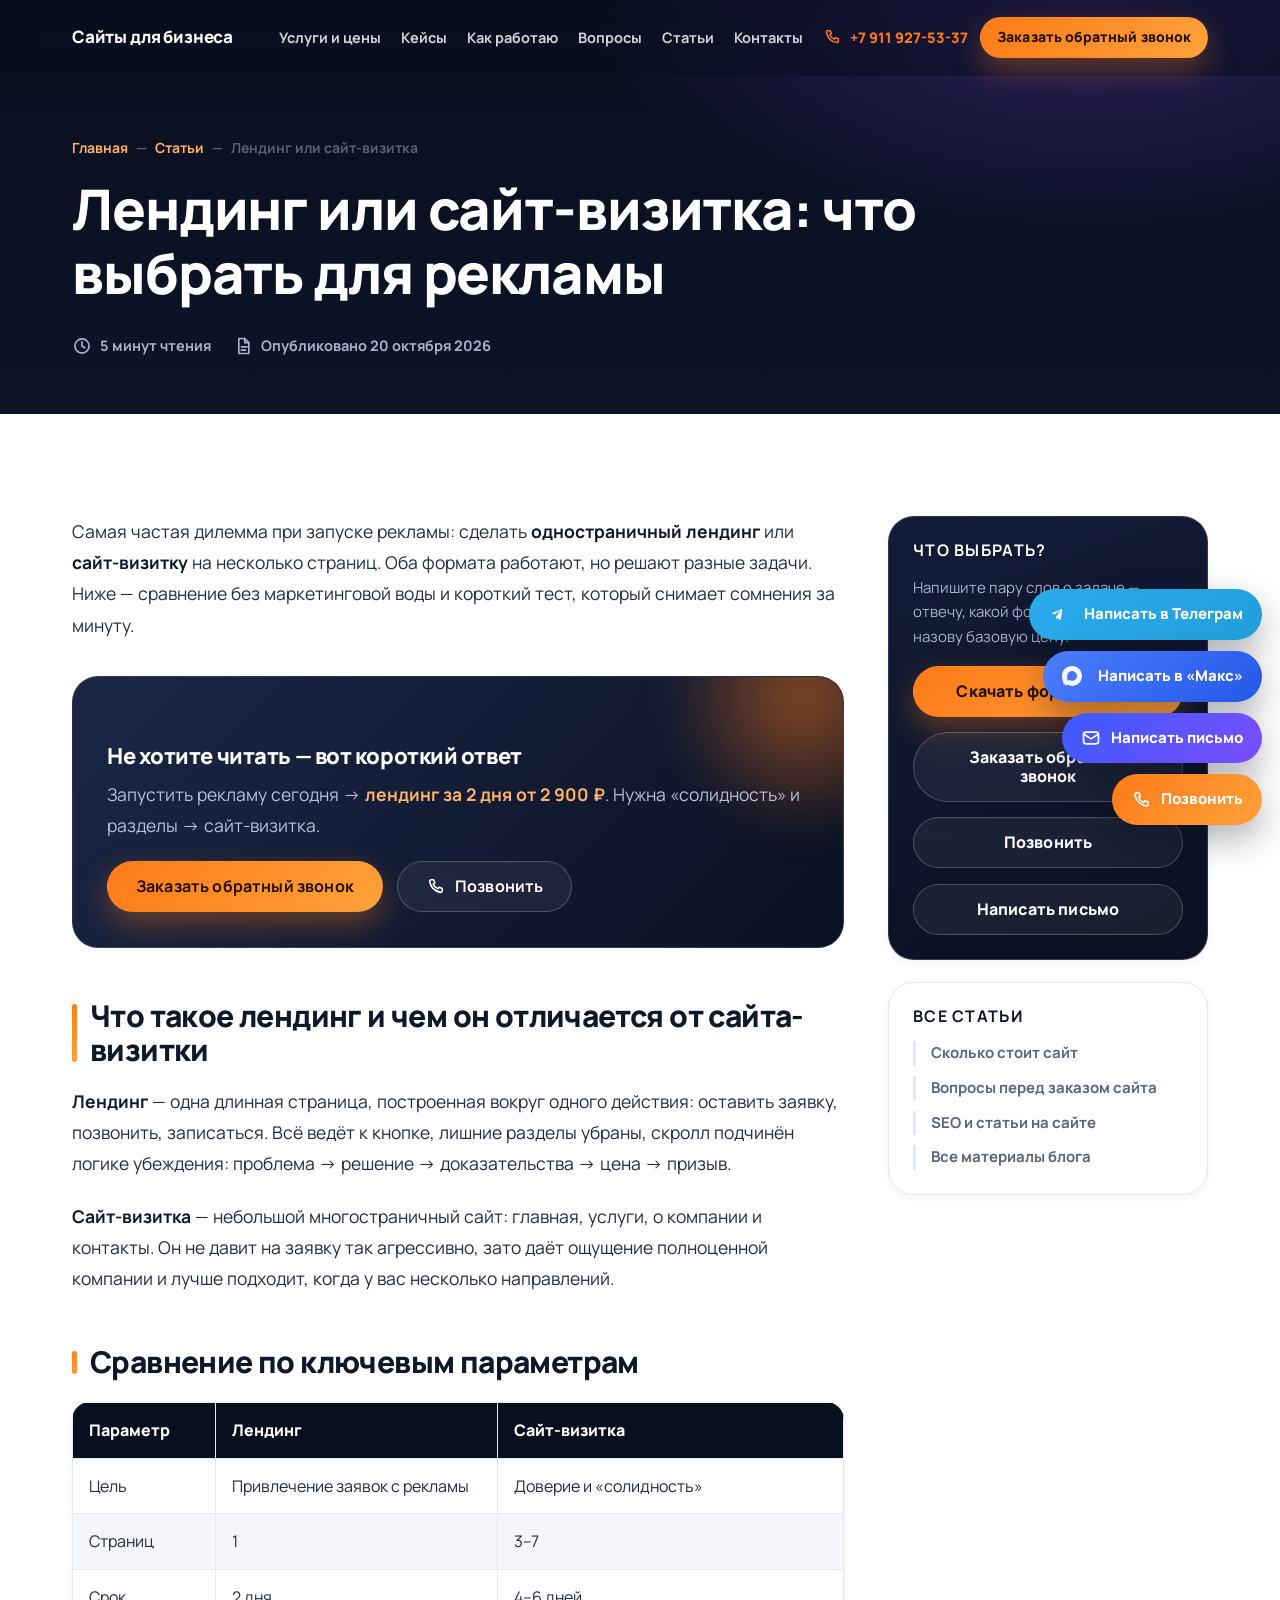
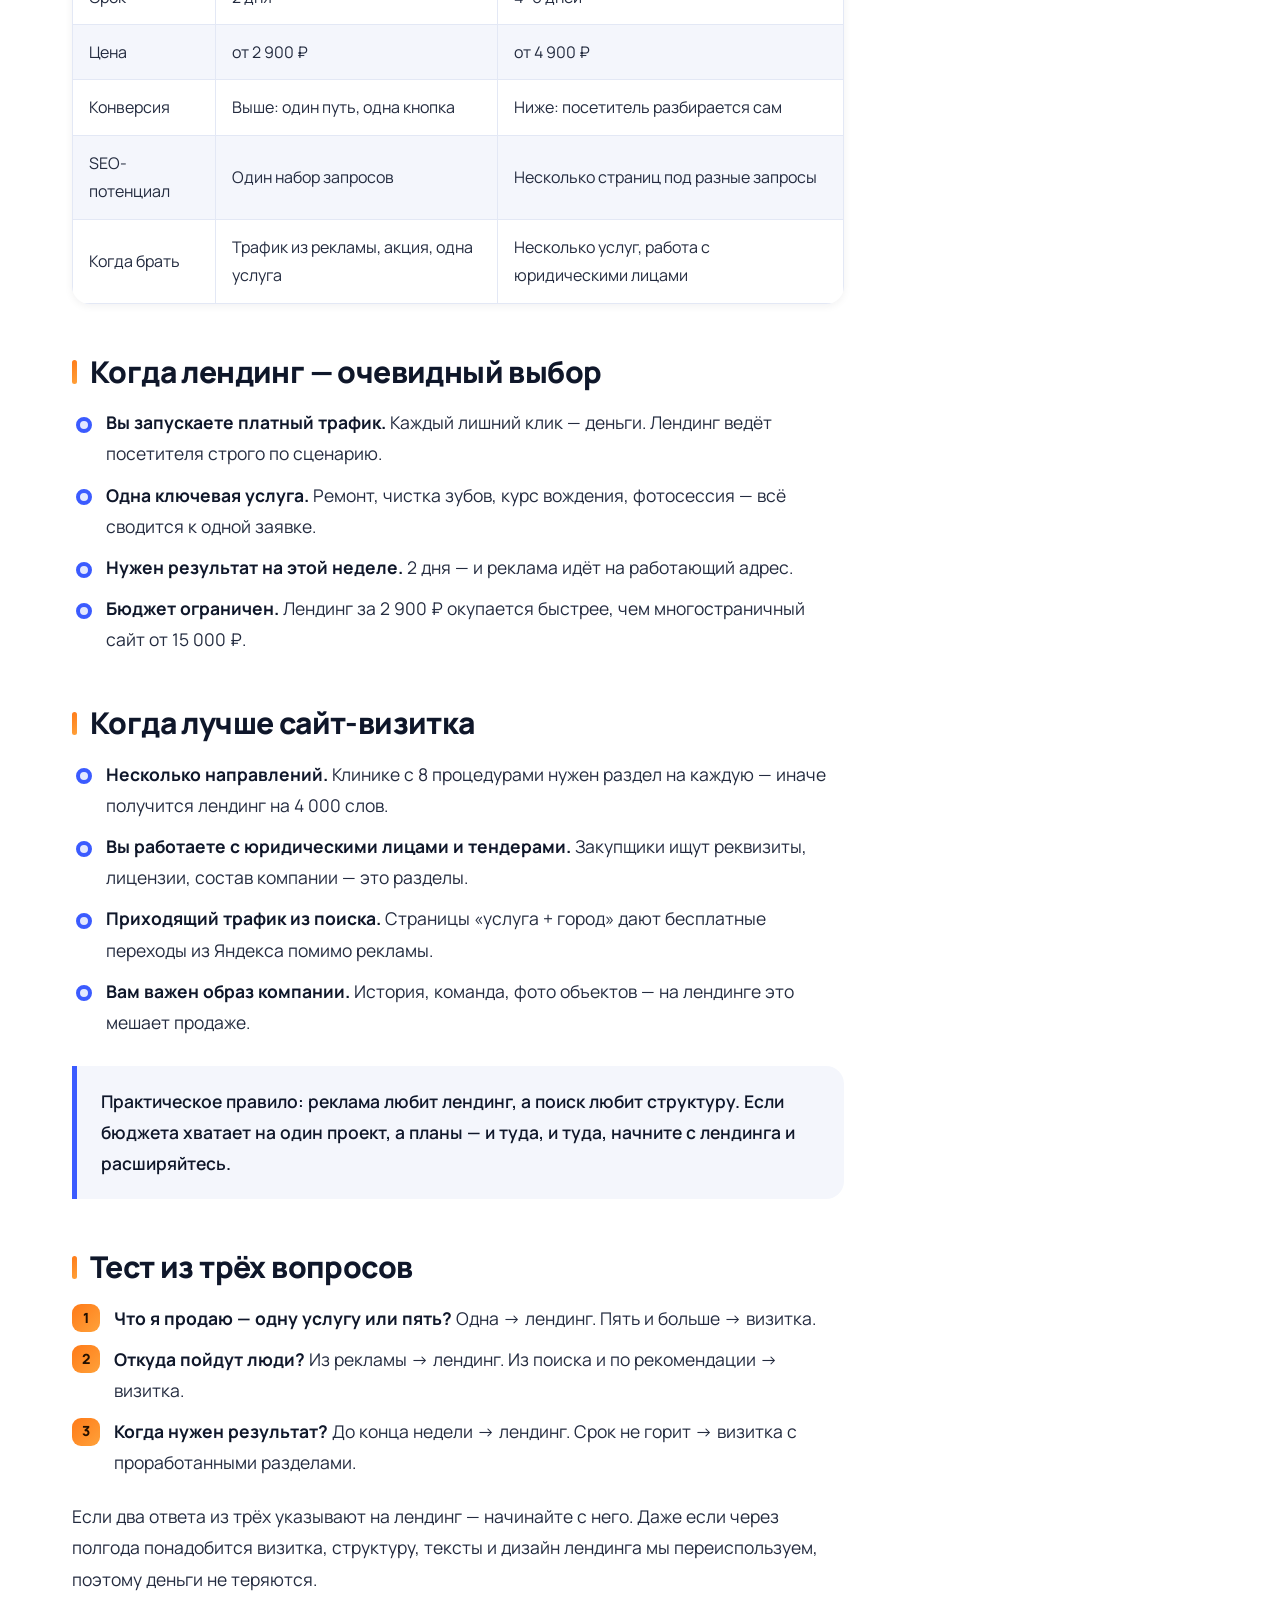
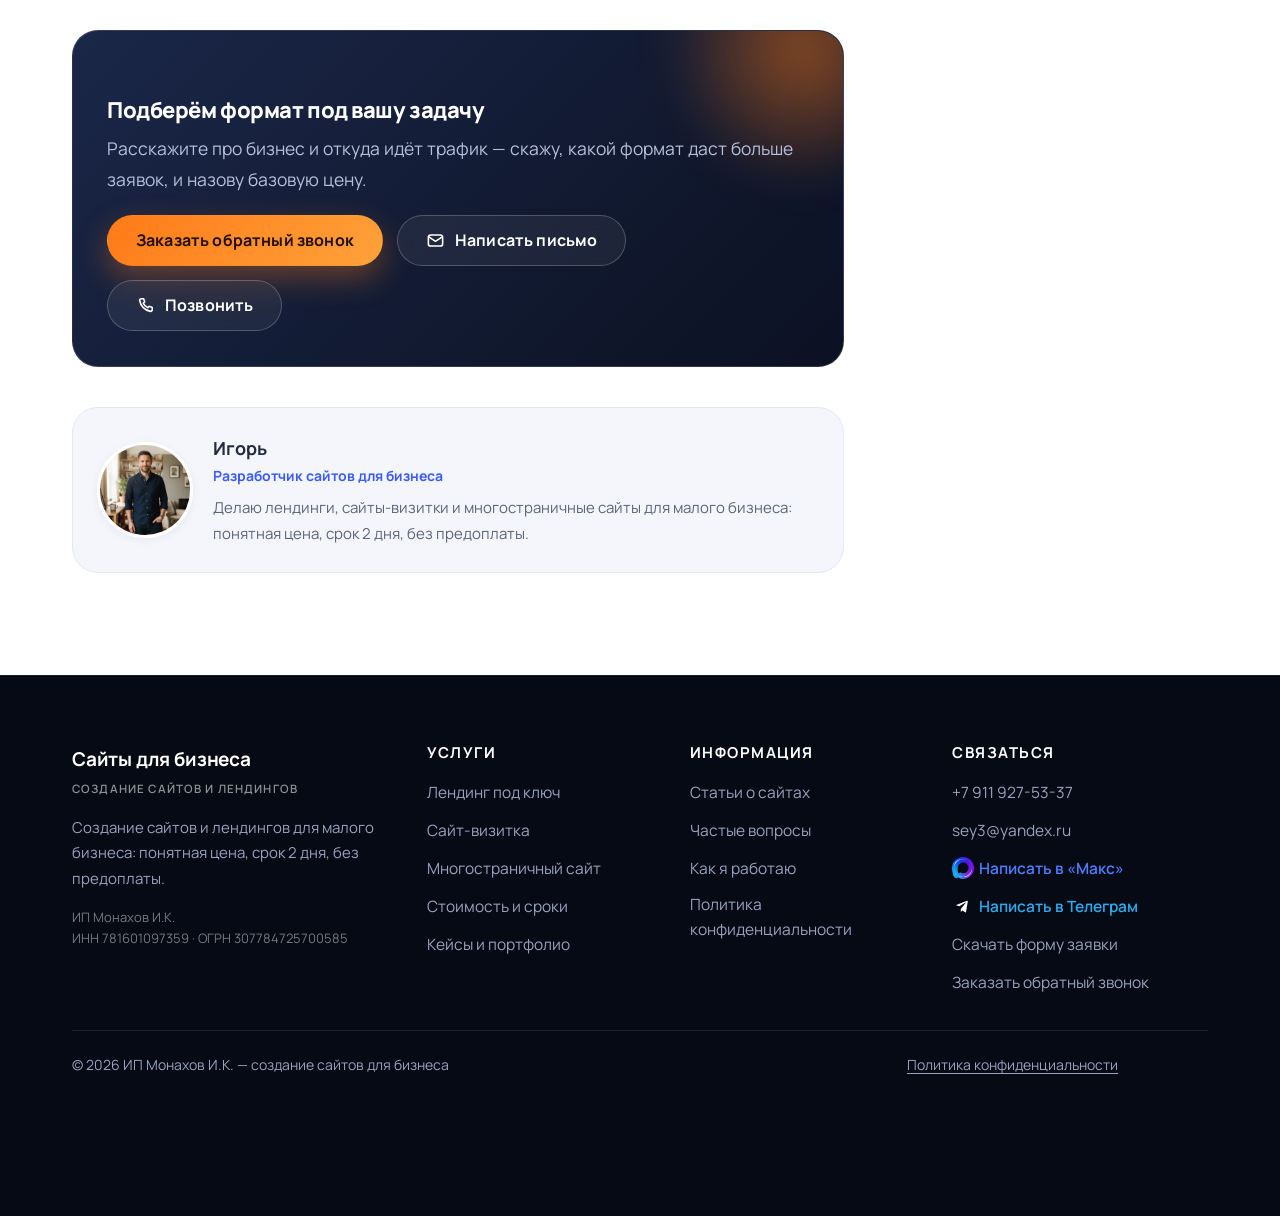
<file: articles/lending-ili-sayt-vizitka.html>
﻿<!DOCTYPE html>
<html lang="ru">
<head>
  <meta charset="UTF-8">
  <meta name="viewport" content="width=device-width, initial-scale=1.0">

  <title>Лендинг или сайт-визитка: что выбрать для рекламы</title>
  <meta name="description" content="Сравниваем лендинг и сайт-визитка по цели, срокам, стоимости и конверсии для рекламы. Понятный тест из трёх вопросов, который помогает выбрать формат сайта под рекламу.">
  <meta name="keywords" content="лендинг или сайт визитка, что выбрать под рекламу, одностраничник под рекламу, сайт визитка для малого бизнеса, лендинг под ключ">
  <meta name="author" content="Игорь — создание сайтов для бизнеса">
  <meta name="robots" content="index, follow, max-image-preview:large">
  <meta name="theme-color" content="#0A0F1F">
  <link rel="canonical" href="https://landing-site.ru/articles/lending-ili-sayt-vizitka.html">

  <meta property="og:type" content="article">
  <meta property="og:locale" content="ru_RU">
  <meta property="og:site_name" content="Игорь — сайты для бизнеса">
  <meta property="og:title" content="Лендинг или сайт-визитка: что выбрать для рекламы">
  <meta property="og:description" content="Сравнение двух форматов по цели, цене и срокам + тест «что нужно именно вам».">
  <meta property="og:url" content="https://landing-site.ru/articles/lending-ili-sayt-vizitka.html">
  <meta property="og:image" content="https://landing-site.ru/img/banner-price.jpg">
  <meta property="article:published_time" content="2026-10-20">
  <meta name="twitter:card" content="summary_large_image">

  <link rel="icon" type="image/svg+xml" href="../img/favicon.svg">
  <link rel="preconnect" href="https://fonts.googleapis.com">
  <link rel="preconnect" href="https://fonts.gstatic.com" crossorigin>
  <link href="https://fonts.googleapis.com/css2?family=Manrope:wght@500;600;700;800&display=swap" rel="stylesheet">
  <link rel="stylesheet" href="../css/style.css">

  <script type="application/ld+json">
  {
    "@context": "https://schema.org",
    "@type": "Article",
    "headline": "Лендинг или сайт-визитка: что выбрать для рекламы",
    "description": "Сравнение лендинга и сайта-визитки по цели, срокам, стоимости и конверсии, с тестом для выбора формата.",
    "inLanguage": "ru-RU",
    "datePublished": "2026-10-20",
    "dateModified": "2026-10-23",
    "author": {"@type": "Person", "name": "Игорь"},
    "mainEntityOfPage": {"@type": "WebPage", "@id": "https://landing-site.ru/articles/lending-ili-sayt-vizitka.html"},
    "image": "https://landing-site.ru/img/article-landing.svg"
  }
  </script>

  <script type="application/ld+json">
  {
    "@context": "https://schema.org",
    "@type": "BreadcrumbList",
    "itemListElement": [
      {"@type": "ListItem", "position": 1, "name": "Главная", "item": "https://landing-site.ru/"},
      {"@type": "ListItem", "position": 2, "name": "Статьи", "item": "https://landing-site.ru/articles.html"},
      {"@type": "ListItem", "position": 3, "name": "Лендинг или сайт-визитка", "item": "https://landing-site.ru/articles/lending-ili-sayt-vizitka.html"}
    ]
  }
  </script>
</head>
<body>

  <svg xmlns="http://www.w3.org/2000/svg" style="display:none" aria-hidden="true">
    <symbol id="i-check" viewBox="0 0 24 24"><path d="M4 12.5l5 5L20 6.5"/></symbol>
    <symbol id="i-phone" viewBox="0 0 24 24"><path d="M6.6 3.5h3l1.5 4-2 1.5a12 12 0 0 0 5.9 5.9l1.5-2 4 1.5v3a2 2 0 0 1-2.2 2A17.5 17.5 0 0 1 4.6 5.7 2 2 0 0 1 6.6 3.5z"/></symbol>
    <symbol id="i-mail" viewBox="0 0 24 24"><rect x="3" y="5" width="18" height="14" rx="3"/><path d="M3.5 7.5L12 13l8.5-5.5"/></symbol>
    <symbol id="i-clock" viewBox="0 0 24 24"><circle cx="12" cy="12" r="8.5"/><path d="M12 7v5.2l3.4 2"/></symbol>
    <symbol id="i-shield" viewBox="0 0 24 24"><path d="M12 3l7 3v5.2c0 4.9-3.4 8.4-7 9.8-3.6-1.4-7-4.9-7-9.8V6z"/><path d="M8.6 12l2.3 2.3 4.5-4.6"/></symbol>
    <symbol id="i-arrow" viewBox="0 0 24 24"><path d="M5 12h13M13 6l6 6-6 6"/></symbol>
    <symbol id="i-doc" viewBox="0 0 24 24"><path d="M7 3h7l5 5v13H7z"/><path d="M14 3v5h5M10 13h7M10 17h5"/></symbol>
    <symbol id="i-chat" viewBox="0 0 24 24"><path d="M4 5.5h16v11H9.5L4.5 20.5V16.5H4z"/><path d="M8 10h8M8 13h5"/></symbol>
    <symbol id="i-search" viewBox="0 0 24 24"><circle cx="11" cy="11" r="7"/><path d="M16.2 16.2L21 21"/></symbol>
  </svg>

  <div class="scroll-progress" aria-hidden="true"></div>
  <a class="skip-link" href="#main">Перейти к содержанию</a>

  <header class="header is-scrolled">
    <div class="header__inner">
      <a class="header__brand" href="../index.html">Сайты для бизнеса</a>
      <nav class="nav" aria-label="Основная навигация">
        <a href="../index.html#services">Услуги и цены</a>
        <a href="../index.html#portfolio">Кейсы</a>
        <a href="../index.html#process">Как работаю</a>
        <a href="../index.html#faq">Вопросы</a>
        <a href="../articles.html" data-page>Статьи</a>
        <a href="../index.html#contacts">Контакты</a>
      </nav>
      <div class="header__actions">
        <a class="link-phone" href="tel:+79119275337">
          <svg class="icon" aria-hidden="true"><use href="#i-phone"/></svg>+7 911 927-53-37
        </a>
        <a class="btn btn--cta btn--sm" href="#form" data-modal-open>Заказать обратный звонок</a>
        <button class="burger" type="button" aria-label="Открыть меню" aria-expanded="false">
          <span></span><span></span><span></span>
        </button>
      </div>
    </div>
  </header>

  <div class="mobile-menu">
    <a class="m-link" href="../index.html">Главная</a>
    <a class="m-link" href="../index.html#services">Услуги и цены</a>
    <a class="m-link" href="../index.html#portfolio">Кейсы</a>
    <a class="m-link" href="../index.html#process">Как я работаю</a>
    <a class="m-link" href="../index.html#faq">Частые вопросы</a>
    <a class="m-link" href="../articles.html" data-page>Статьи</a>
    <a class="m-link" href="../index.html#contacts">Контакты</a>
    <div class="m-contacts">
      <a href="tel:+79119275337"><svg class="icon" aria-hidden="true"><use href="#i-phone"/></svg>+7 911 927-53-37</a>
      <a href="mailto:sey3@yandex.ru"><svg class="icon" aria-hidden="true"><use href="#i-mail"/></svg>sey3@yandex.ru</a>
      <a class="btn btn--cta" href="#form" data-modal-open>Заказать обратный звонок</a>
    </div>
  </div>

  <main id="main">

    <section class="page-head">
      <div class="container">
        <nav class="breadcrumbs" aria-label="Хлебные крошки">
          <a href="../index.html">Главная</a><span>—</span>
          <a href="../articles.html">Статьи</a><span>—</span>
          <span>Лендинг или сайт-визитка</span>
        </nav>
        <h1>Лендинг или сайт-визитка: что выбрать для рекламы</h1>
        <div class="page-head__meta">
          <span><svg class="icon" aria-hidden="true"><use href="#i-clock"/></svg> 5 минут чтения</span>
          <span><svg class="icon" aria-hidden="true"><use href="#i-doc"/></svg> Опубликовано 20 октября 2026</span>
        </div>
      </div>
    </section>

    <section class="section">
      <div class="container">
        <div class="article-wrap">

          <article class="prose">
            <p>
              Самая частая дилемма при запуске рекламы: сделать <strong>одностраничный лендинг</strong> или
              <strong>сайт-визитку</strong> на несколько страниц. Оба формата работают, но решают разные задачи.
              Ниже — сравнение без маркетинговой воды и короткий тест, который снимает сомнения за минуту.
            </p>

            <div class="article-cta">
              <h3>Не хотите читать — вот короткий ответ</h3>
              <p>Запустить рекламу сегодня → <strong style="color:#FFB268">лендинг за 2 дня от 2 900 ₽</strong>.
                Нужна «солидность» и разделы → сайт-визитка.</p>
              <div class="btn-row">
                <a class="btn btn--cta" href="#form" data-modal-open>Заказать обратный звонок</a>
                <a class="btn btn--ghost" href="tel:+79119275337">
                  <svg class="icon" aria-hidden="true"><use href="#i-phone"/></svg> Позвонить
                </a>
              </div>
            </div>

            <h2 id="cely">Что такое лендинг и чем он отличается от сайта-визитки</h2>
            <p>
              <strong>Лендинг</strong> — одна длинная страница, построенная вокруг одного действия: оставить заявку,
              позвонить, записаться. Всё ведёт к кнопке, лишние разделы убраны, скролл подчинён логике убеждения:
              проблема → решение → доказательства → цена → призыв.
            </p>
            <p>
              <strong>Сайт-визитка</strong> — небольшой многостраничный сайт: главная, услуги, о компании и контакты.
              Он не давит на заявку так агрессивно, зато даёт ощущение полноценной компании и лучше подходит,
              когда у вас несколько направлений.
            </p>

            <h2 id="sravnenie">Сравнение по ключевым параметрам</h2>
            <table>
              <thead>
                <tr><th>Параметр</th><th>Лендинг</th><th>Сайт-визитка</th></tr>
              </thead>
              <tbody>
                <tr><td>Цель</td><td>Привлечение заявок с рекламы</td><td>Доверие и «солидность»</td></tr>
                <tr><td>Страниц</td><td>1</td><td>3–7</td></tr>
                <tr><td>Срок</td><td>2 дня</td><td>4–6 дней</td></tr>
                <tr><td>Цена</td><td>от 2 900 ₽</td><td>от 4 900 ₽</td></tr>
                <tr><td>Конверсия</td><td>Выше: один путь, одна кнопка</td><td>Ниже: посетитель разбирается сам</td></tr>
                <tr><td>SEO-потенциал</td><td>Один набор запросов</td><td>Несколько страниц под разные запросы</td></tr>
                <tr><td>Когда брать</td><td>Трафик из рекламы, акция, одна услуга</td><td>Несколько услуг, работа с юридическими лицами</td></tr>
              </tbody>
            </table>

            <h2 id="kogda-lending">Когда лендинг — очевидный выбор</h2>
            <ul>
              <li><strong>Вы запускаете платный трафик.</strong> Каждый лишний клик — деньги. Лендинг ведёт посетителя строго по сценарию.</li>
              <li><strong>Одна ключевая услуга.</strong> Ремонт, чистка зубов, курс вождения, фотосессия — всё сводится к одной заявке.</li>
              <li><strong>Нужен результат на этой неделе.</strong> 2 дня — и реклама идёт на работающий адрес.</li>
              <li><strong>Бюджет ограничен.</strong> Лендинг за 2 900 ₽ окупается быстрее, чем многостраничный сайт от 15 000 ₽.</li>
            </ul>

            <h2 id="kogda-vizitka">Когда лучше сайт-визитка</h2>
            <ul>
              <li><strong>Несколько направлений.</strong> Клинике с 8 процедурами нужен раздел на каждую — иначе получится лендинг на 4 000 слов.</li>
              <li><strong>Вы работаете с юридическими лицами и тендерами.</strong> Закупщики ищут реквизиты, лицензии, состав компании — это разделы.</li>
              <li><strong>Приходящий трафик из поиска.</strong> Страницы «услуга + город» дают бесплатные переходы из Яндекса помимо рекламы.</li>
              <li><strong>Вам важен образ компании.</strong> История, команда, фото объектов — на лендинге это мешает продаже.</li>
            </ul>

            <blockquote>
              Практическое правило: реклама любит лендинг, а поиск любит структуру.
              Если бюджета хватает на один проект, а планы — и туда, и туда, начните с лендинга и расширяйтесь.
            </blockquote>

            <h2 id="test">Тест из трёх вопросов</h2>
            <ol>
              <li><strong>Что я продаю — одну услугу или пять?</strong> Одна → лендинг. Пять и больше → визитка.</li>
              <li><strong>Откуда пойдут люди?</strong> Из рекламы → лендинг. Из поиска и по рекомендации → визитка.</li>
              <li><strong>Когда нужен результат?</strong> До конца недели → лендинг. Срок не горит → визитка с проработанными разделами.</li>
            </ol>
            <p>
              Если два ответа из трёх указывают на лендинг — начинайте с него. Даже если через полгода понадобится
              визитка, структуру, тексты и дизайн лендинга мы переиспользуем, поэтому деньги не теряются.
            </p>

            <div class="article-cta">
              <h3>Подберём формат под вашу задачу</h3>
              <p>Расскажите про бизнес и откуда идёт трафик — скажу, какой формат даст больше заявок,
                и назову базовую цену.</p>
              <div class="btn-row">
                <a class="btn btn--cta" href="#form" data-modal-open>Заказать обратный звонок</a>
                <a class="btn btn--ghost" href="mailto:sey3@yandex.ru">
                  <svg class="icon" aria-hidden="true"><use href="#i-mail"/></svg> Написать письмо
                </a>
                <a class="btn btn--ghost" href="tel:+79119275337">
                  <svg class="icon" aria-hidden="true"><use href="#i-phone"/></svg> Позвонить
                </a>
              </div>
            </div>

            <div class="author-box">
              <img src="../img/portrait.jpg" width="96" height="96" loading="lazy" alt="Портрет автора статьи — Игорь">
              <div>
                <b>Игорь</b>
                <span>Разработчик сайтов для бизнеса</span>
                <p>Делаю лендинги, сайты-визитки и многостраничные сайты для малого бизнеса: понятная цена, срок 2 дня, без предоплаты.</p>
              </div>
            </div>
          </article>

          <aside class="aside">
            <div class="aside-card aside-card--dark">
              <h4>Что выбрать?</h4>
              <p>Напишите пару слов о задаче — отвечу, какой формат выгоднее, и назову базовую цену.</p>
              <div class="form-grid" style="margin-top:16px">
                <a class="btn btn--cta btn--block" href="../files/forma-zayavki.docx" download>Скачать форму заявки</a>
                <a class="btn btn--ghost btn--block" href="#form" data-modal-open>Заказать обратный звонок</a>
                <a class="btn btn--ghost btn--block" href="tel:+79119275337">Позвонить</a>
                <a class="btn btn--ghost btn--block" href="mailto:sey3@yandex.ru">Написать письмо</a>
              </div>
            </div>

            <div class="aside-card">
              <h4>Все статьи</h4>
              <nav class="toc" aria-label="Другие статьи">
                <a href="skolko-stoit-sayt-yandex-direct.html">Сколько стоит сайт</a>
                <a href="voprosy-pered-zakazom-sayta.html">Вопросы перед заказом сайта</a>
                <a href="seo-stati-ranzhirovanie.html">SEO и статьи на сайте</a>
                <a href="../articles.html">Все материалы блога</a>
              </nav>
            </div>
          </aside>
        </div>
      </div>
    </section>
  </main>

  <footer class="footer">
    <div class="container">
      <div class="footer__grid">
        <div>
          <div class="footer__brand">
            <b>Сайты для бизнеса</b>
            <span>создание сайтов и лендингов</span>
          </div>
          <p class="footer__about">
            Создание сайтов и лендингов для малого бизнеса: понятная цена,
            срок 2 дня, без предоплаты.
          </p>
          <p class="footer__legal">
            ИП Монахов И.К.<br>
            ИНН 781601097359 · ОГРН 307784725700585
          </p>
        </div>
        <div>
          <h4>Услуги</h4>
          <ul>
            <li><a href="../index.html#services">Лендинг под ключ</a></li>
            <li><a href="../index.html#services">Сайт-визитка</a></li>
            <li><a href="../index.html#services">Многостраничный сайт</a></li>
            <li><a href="../index.html#services">Стоимость и сроки</a></li>
            <li><a href="../index.html#portfolio">Кейсы и портфолио</a></li>
          </ul>
        </div>
        <div>
          <h4>Информация</h4>
          <ul>
            <li><a href="../articles.html">Статьи о сайтах</a></li>
            <li><a href="../index.html#faq">Частые вопросы</a></li>
            <li><a href="../index.html#process">Как я работаю</a></li>
            <li><a href="../privacy.html">Политика конфиденциальности</a></li>
          </ul>
        </div>
        <div>
          <h4>Связаться</h4>
          <ul>
            <li><a href="tel:+79119275337">+7 911 927-53-37</a></li>
            <li><a href="mailto:sey3@yandex.ru">sey3@yandex.ru</a></li>
            <li><a class="link-max" href="https://web.max.ru/79119275337" target="_blank" rel="noopener"><img class="max-logo" src="../img/max-logo.svg" alt="" width="22" height="22">Написать в «Макс»</a></li>
            <li><a class="link-tg" href="tg://user?id=526599691" target="_blank" rel="noopener"><img class="telegram-logo" src="../img/telegram-logo.svg" alt="" width="22" height="22">Написать в Телеграм</a></li>
            <li><a href="../files/forma-zayavki.docx" download>Скачать форму заявки</a></li>
            <li><a href="#form" data-modal-open>Заказать обратный звонок</a></li>
          </ul>
        </div>
      </div>
      <div class="footer__bottom">
        <span>© <span data-year>2026</span> ИП Монахов И.К. — создание сайтов для бизнеса</span>
        <span><a href="../privacy.html">Политика конфиденциальности</a></span>
      </div>
    </div>
  </footer>

  <div class="fab">
    <a class="fab__tg" href="tg://user?id=526599691" target="_blank" rel="noopener" aria-label="Написать в Телеграм">
      <img class="telegram-logo" src="../img/telegram-logo.svg" alt="" width="22" height="22"><span class="fab__label">Написать в Телеграм</span>
    </a>
    <a class="fab__wa" href="https://web.max.ru/79119275337" target="_blank" rel="noopener"
       aria-label="Написать в «Макс»">
      <img class="max-logo" src="../img/max-logo.svg" alt="" width="22" height="22"><span class="fab__label">Написать в «Макс»</span>
    </a>
    <a class="fab__mail" href="mailto:sey3@yandex.ru" aria-label="Написать письмо">
      <svg class="icon" aria-hidden="true"><use href="#i-mail"/></svg><span class="fab__label">Написать письмо</span>
    </a>
    <a class="fab__call" href="tel:+79119275337" aria-label="Позвонить">
      <svg class="icon" aria-hidden="true"><use href="#i-phone"/></svg><span class="fab__label">Позвонить</span>
    </a>
    <button class="fab__top" type="button" aria-label="Наверх">
      <svg class="icon" aria-hidden="true" style="transform:rotate(-90deg)"><use href="#i-arrow"/></svg>
    </button>
  </div>

  <div class="modal" role="dialog" aria-modal="true" aria-labelledby="modal-title">
    <div class="modal__card">
      <button class="modal__close" type="button" aria-label="Закрыть" data-modal-close>&times;</button>
      <div class="modal__head">
        <h3 id="modal-title">Заказать обратный звонок</h3>
        <p>Оставьте контакты — вернусь с расчётом цены и срока в течение 30 минут.</p>
      </div>
      <form data-lead-form novalidate>
        <div class="form-grid">
          <div class="field">
            <label for="m-name">Как вас зовут *</label>
            <input type="text" id="m-name" name="name" placeholder="Например: Игорь" required autocomplete="name">
            <span class="field__error">Пожалуйста, укажите имя</span>
          </div>
          <div class="field">
            <label for="m-phone">Телефон *</label>
            <input type="tel" id="m-phone" name="phone" placeholder="+7 (___) ___-__-__" required autocomplete="tel">
            <span class="field__error">Укажите телефон не короче 10 цифр</span>
          </div>
          <div class="field">
            <label for="m-task">Что нужно сделать</label>
            <textarea id="m-task" name="task" placeholder="Например: лендинг для ремонта квартир"></textarea>
          </div>
        </div>
        <button class="btn btn--cta btn--block btn--lg mt-24" type="submit">
          Отправить заявку <svg class="icon" aria-hidden="true"><use href="#i-arrow"/></svg>
        </button>
              <div class="field field--check">
                <label class="check">
                  <input type="checkbox" name="consent" required>
                  <span>Я даю согласие на обработку персональных данных в соответствии с <a href="../privacy.html">политикой конфиденциальности</a></span>
                </label>
                <span class="field__error">Необходимо дать согласие на обработку персональных данных</span>
              </div>
        <div class="form-success" role="status">
          <i><svg class="icon" aria-hidden="true"><use href="#i-check"/></svg></i>
          <h4>Заявка сформирована!</h4>
          <p>Письмо открылось в почтовом клиенте. Если нет — напишите на sey3@yandex.ru или позвоните: +7 911 927-53-37.</p>
          <div class="btn-row center mt-24">
            <a class="btn btn--outline btn--sm" href="tel:+79119275337">Позвонить</a>
            <a class="btn btn--max btn--sm" href="https://web.max.ru/79119275337" target="_blank" rel="noopener"><img class="max-logo" src="../img/max-logo.svg" alt="" width="22" height="22">Написать в «Макс»</a>
            <a class="btn btn--tg btn--sm" href="tg://user?id=526599691" target="_blank" rel="noopener"><img class="telegram-logo" src="../img/telegram-logo.svg" alt="" width="22" height="22">Написать в Телеграм</a>
          </div>
        </div>
      </form>
    </div>
  </div>

  <script src="../js/main.js" defer></script>
</body>
</html>
</file>
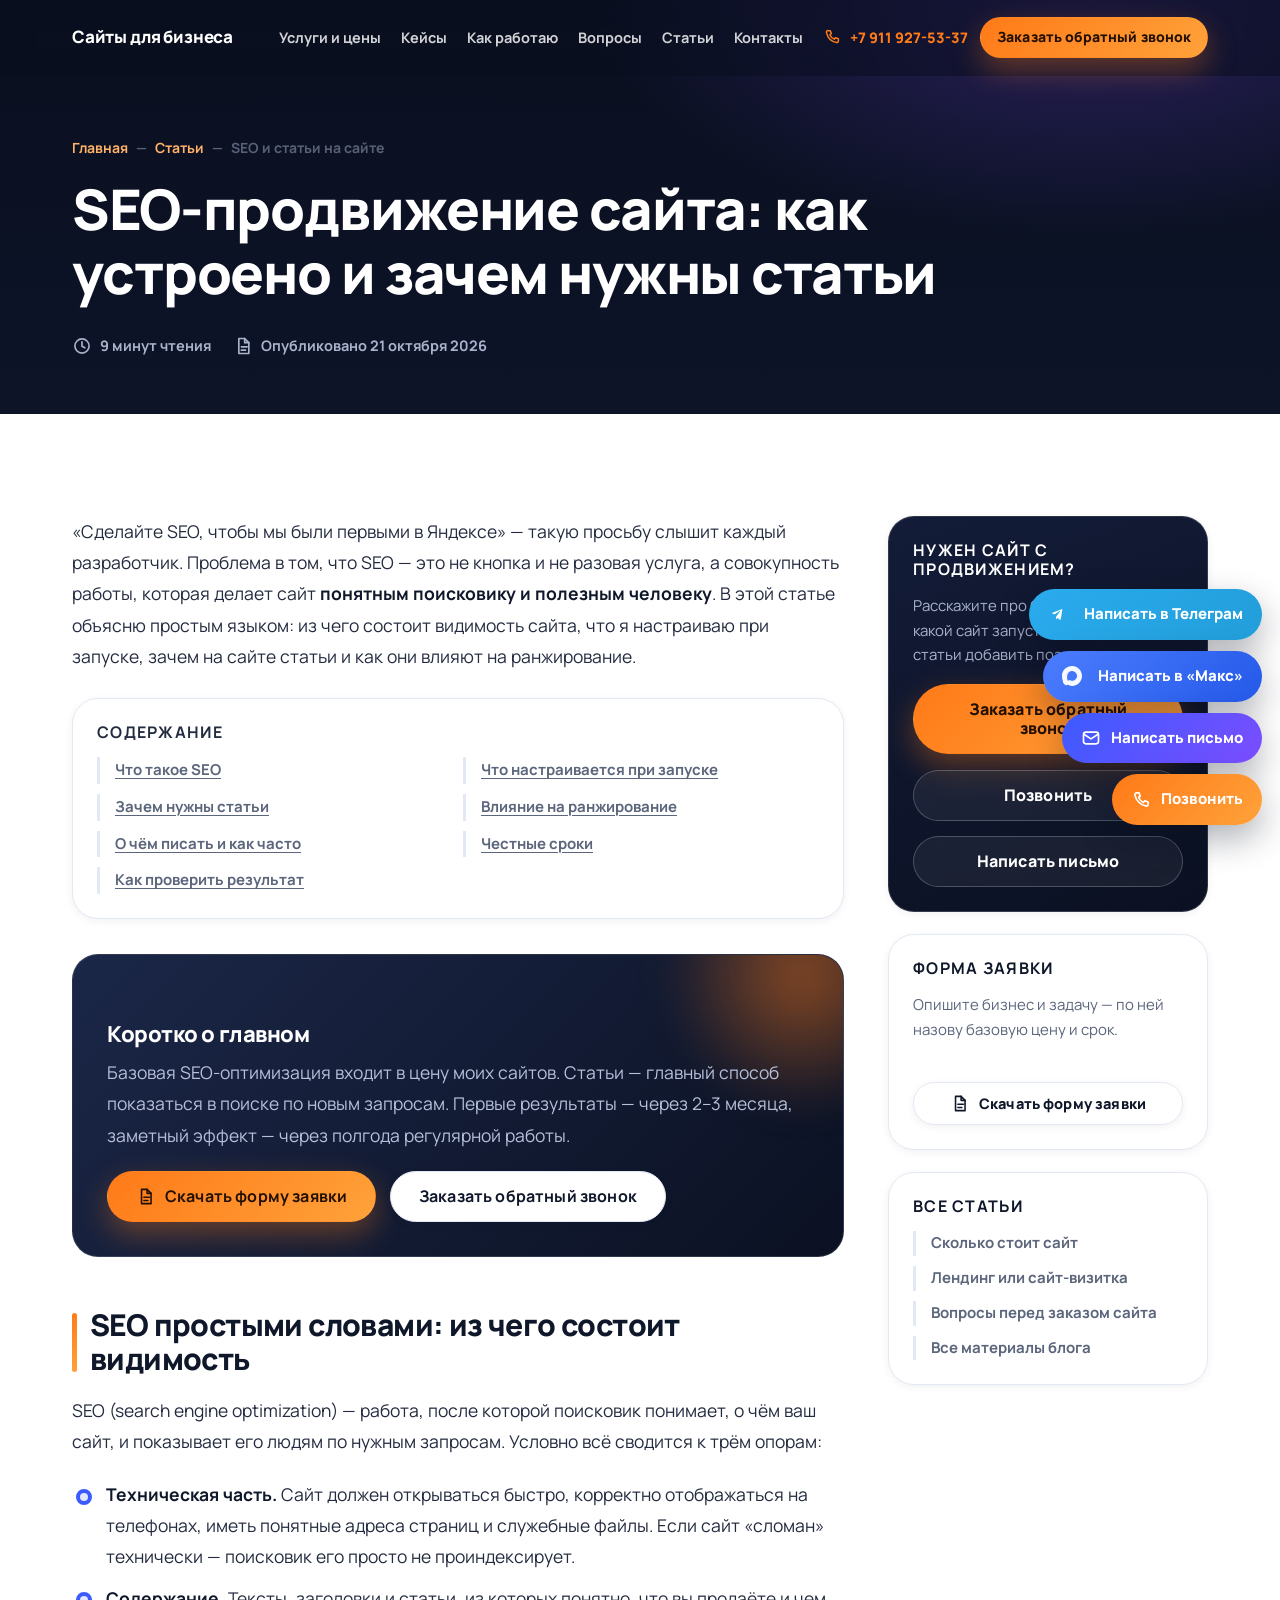
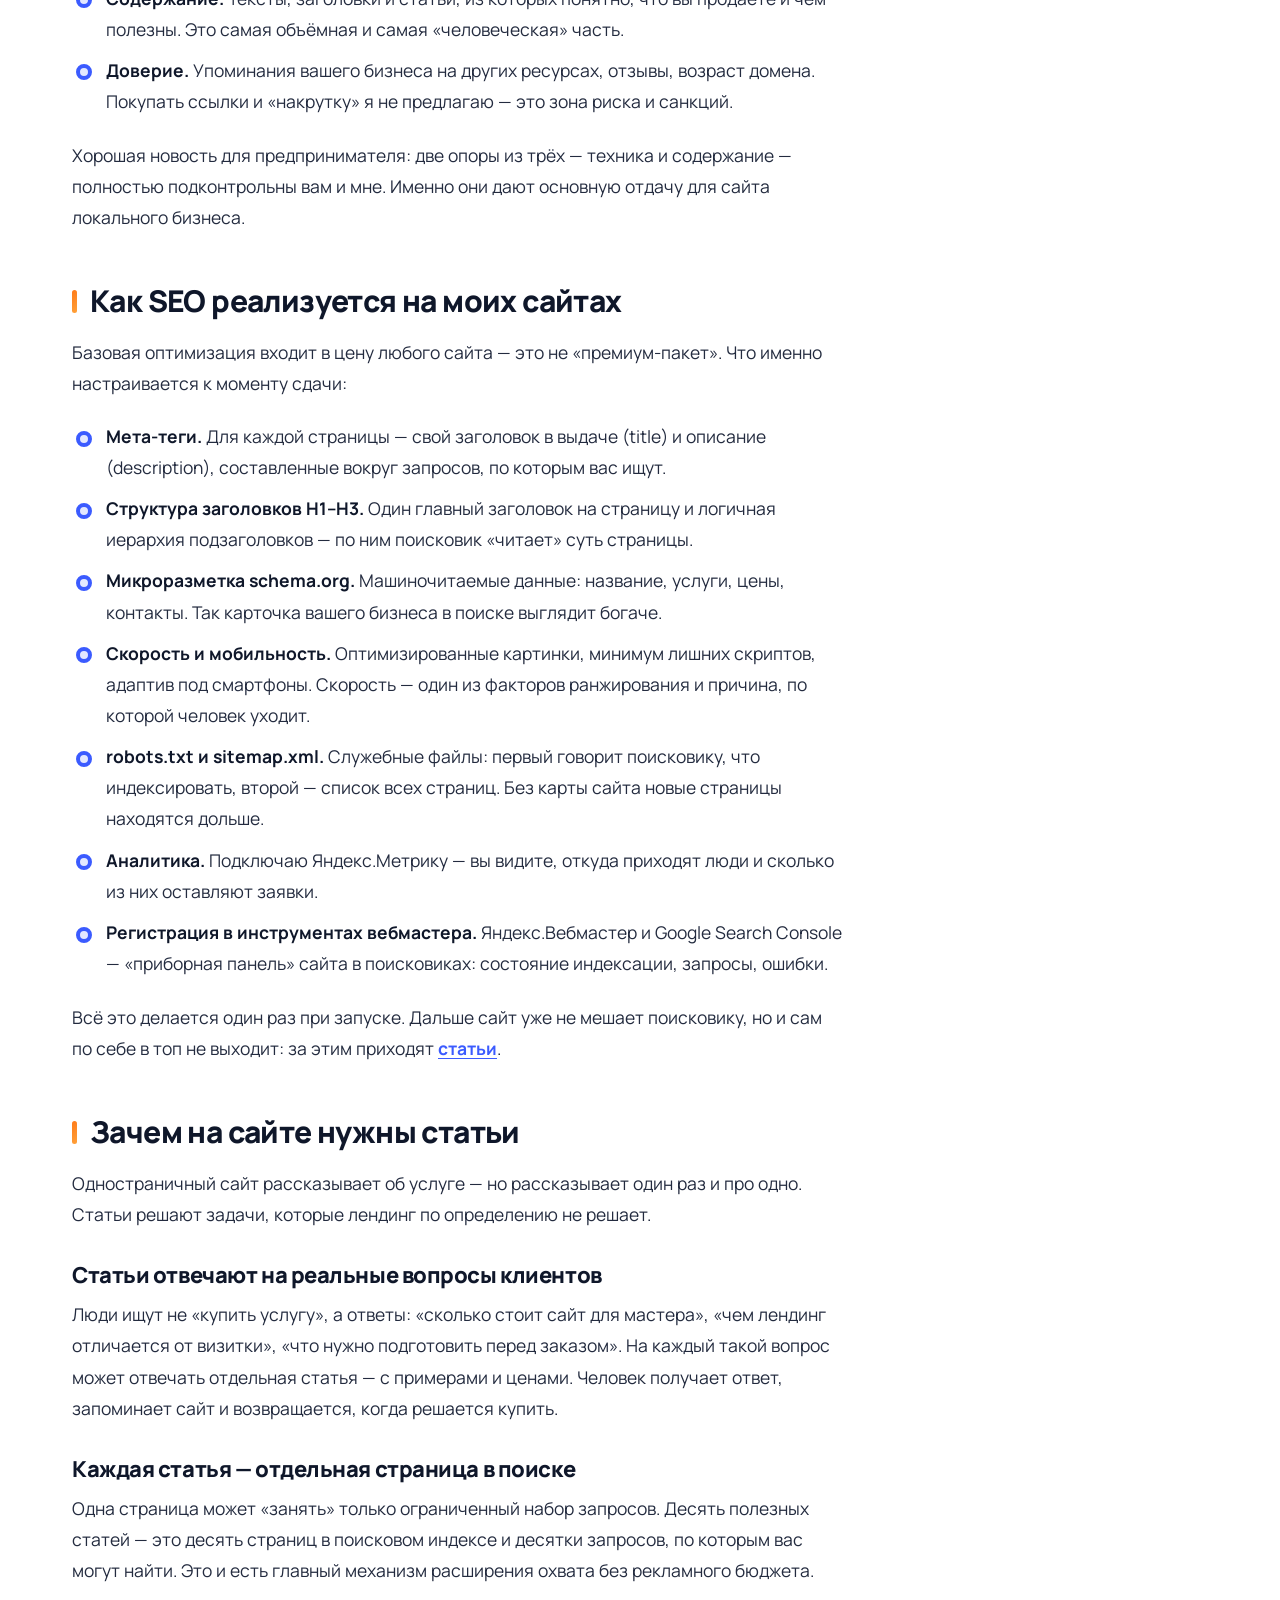
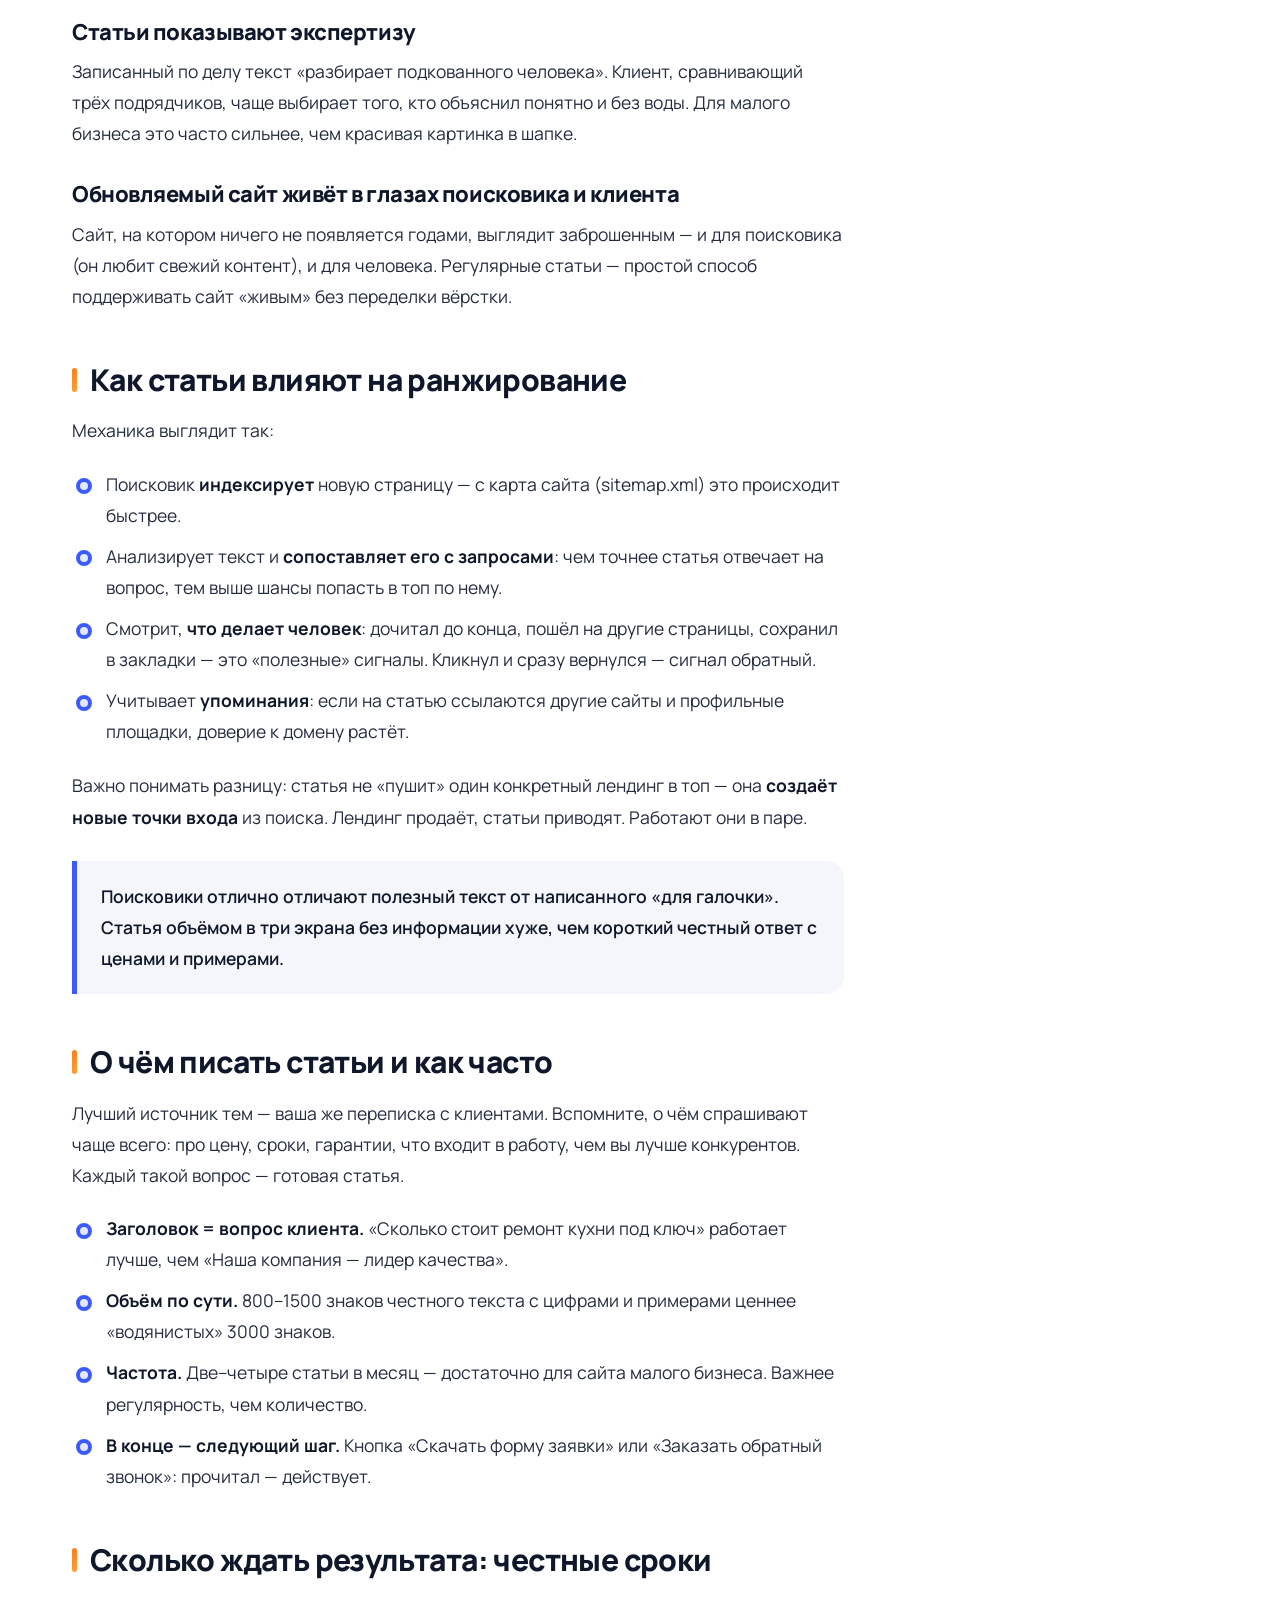
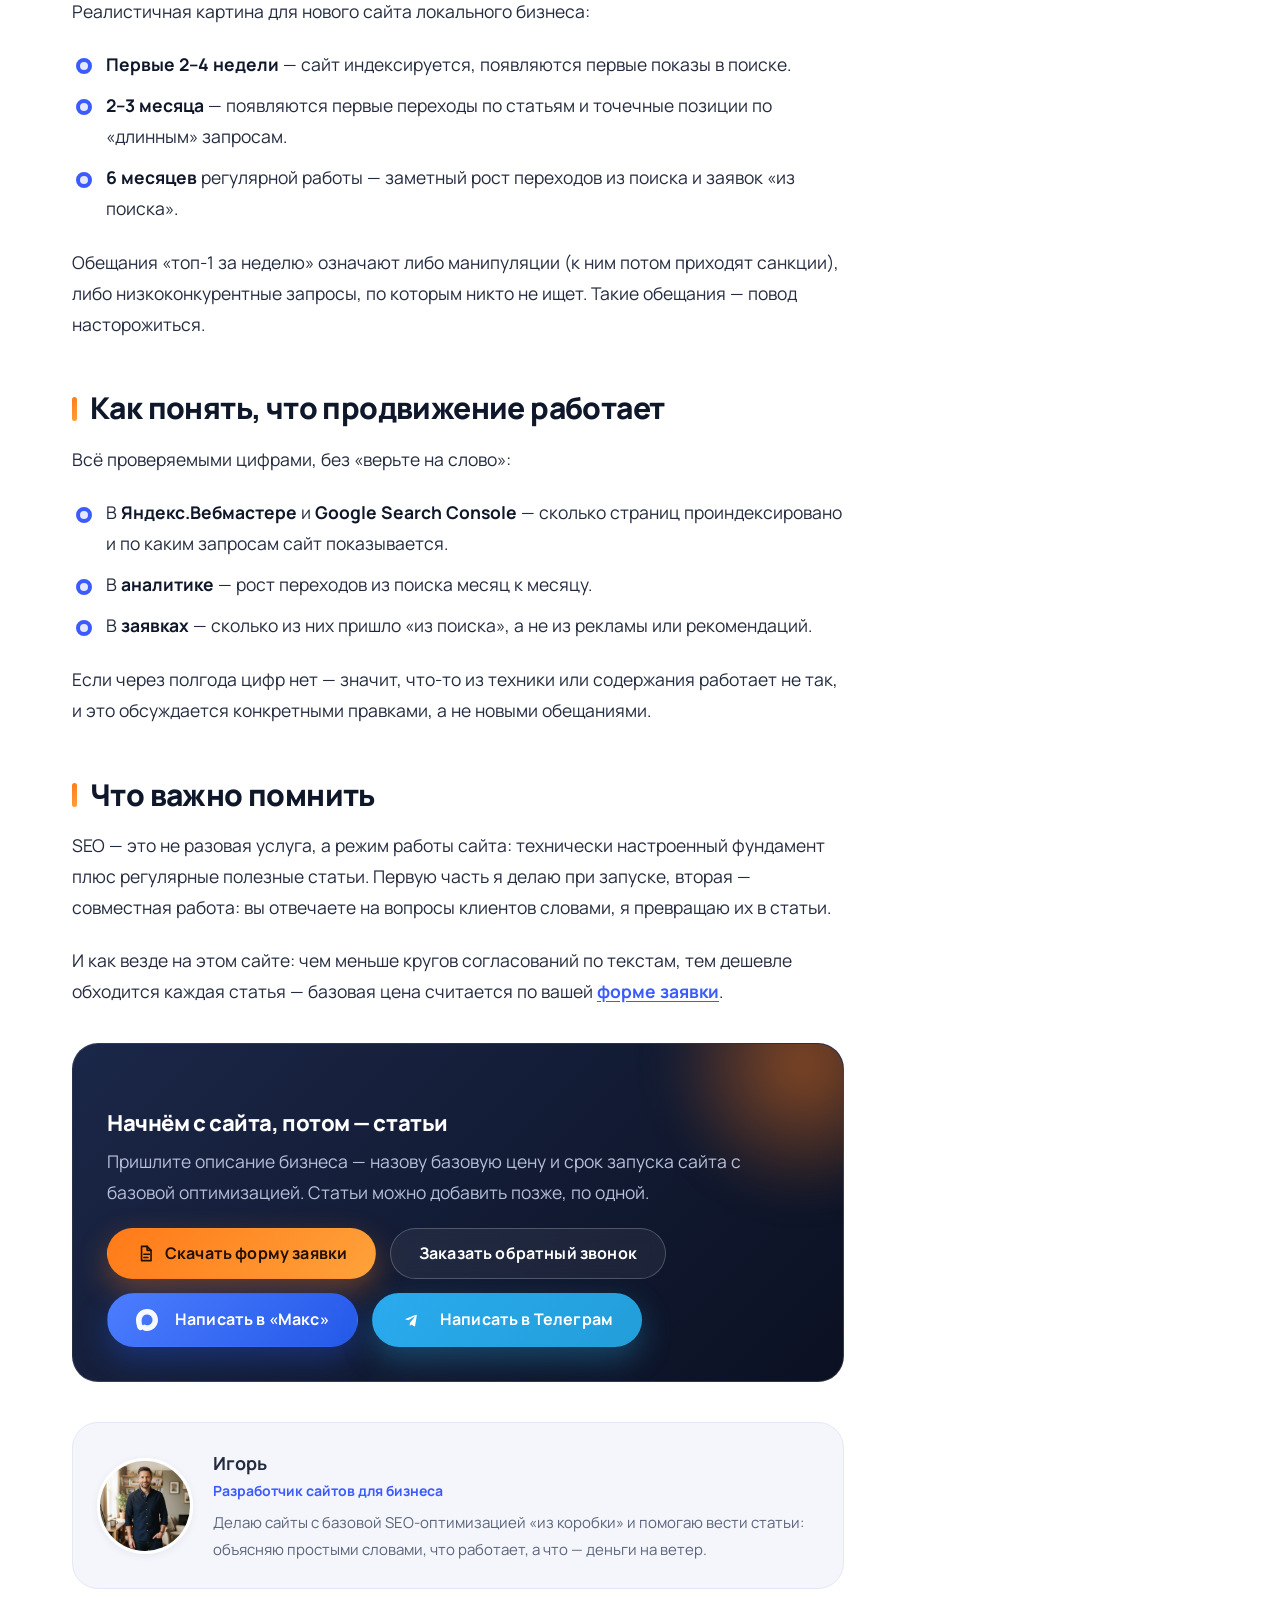
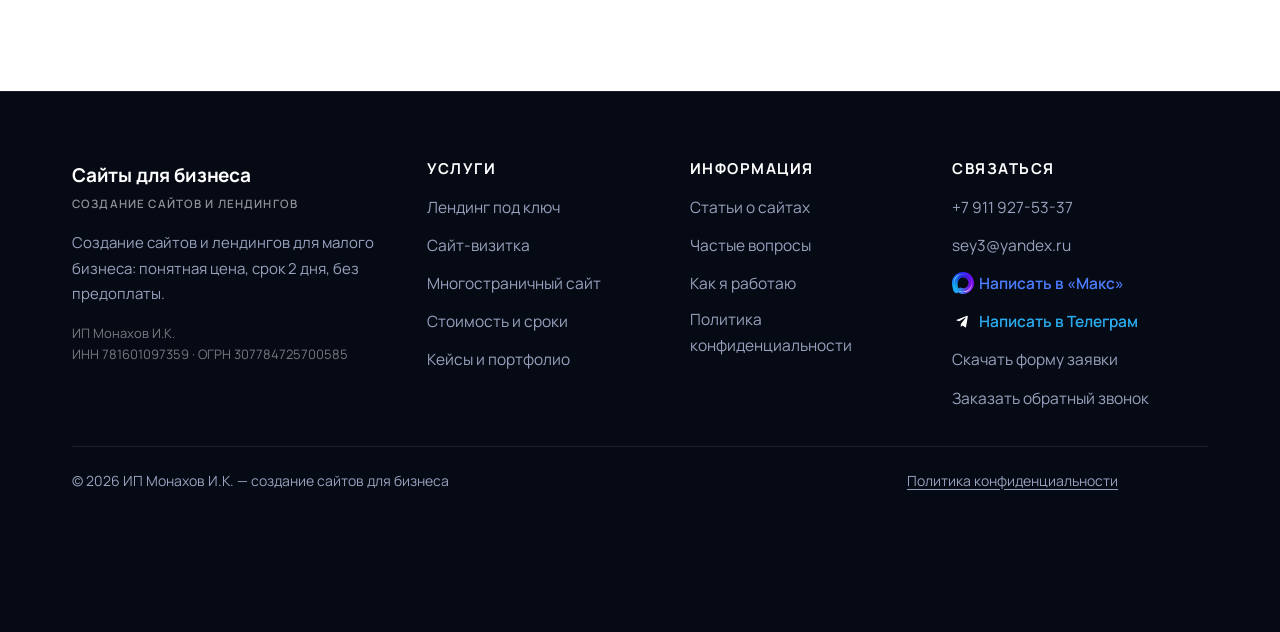
<file: articles/seo-stati-ranzhirovanie.html>
﻿<!DOCTYPE html>
<html lang="ru">
<head>
  <meta charset="UTF-8">
  <meta name="viewport" content="width=device-width, initial-scale=1.0">

  <title>SEO-продвижение сайта: как устроено и зачем нужны статьи</title>
  <meta name="description" content="Простыми словами о SEO: из чего состоит видимость сайта в поисковиках, что именно настраивается при запуске, зачем на сайте статьи и как они влияют на ранжирование. Реалистичные сроки и способы проверить результат.">
  <meta name="keywords" content="seo продвижение сайта простыми словами, зачем нужны статьи на сайте, как сайт попадает в поисковики, влияние статей на ранжирование, продвижение сайта в яндексе и google">
  <meta name="author" content="Игорь — создание сайтов для бизнеса">
  <meta name="robots" content="index, follow, max-image-preview:large">
  <meta name="theme-color" content="#0A0F1F">
  <link rel="canonical" href="https://landing-site.ru/articles/seo-stati-ranzhirovanie.html">

  <meta property="og:type" content="article">
  <meta property="og:locale" content="ru_RU">
  <meta property="og:site_name" content="Игорь — сайты для бизнеса">
  <meta property="og:title" content="SEO-продвижение сайта: как устроено и зачем нужны статьи">
  <meta property="og:description" content="Из чего состоит видимость сайта в поисковиках, что настраивается при запуске и как статьи помогают ранжированию.">
  <meta property="og:image" content="https://landing-site.ru/img/banner-price.jpg">
  <meta property="og:url" content="https://landing-site.ru/articles/seo-stati-ranzhirovanie.html">
  <meta property="article:published_time" content="2026-10-21">
  <meta name="twitter:card" content="summary_large_image">

  <link rel="icon" type="image/svg+xml" href="../img/favicon.svg">
  <link rel="preconnect" href="https://fonts.googleapis.com">
  <link rel="preconnect" href="https://fonts.gstatic.com" crossorigin>
  <link href="https://fonts.googleapis.com/css2?family=Manrope:wght@500;600;700;800&display=swap" rel="stylesheet">
  <link rel="stylesheet" href="../css/style.css">

  <script type="application/ld+json">
  {
    "@context": "https://schema.org",
    "@type": "Article",
    "headline": "SEO-продвижение сайта: как устроено и зачем нужны статьи",
    "description": "Простыми словами о SEO: составляющие видимости сайта, техническая настройка при запуске, роль статей в ранжировании и реалистичные сроки результата.",
    "inLanguage": "ru-RU",
    "datePublished": "2026-10-21",
    "dateModified": "2026-10-23",
    "author": {"@type": "Person", "name": "Игорь"},
    "mainEntityOfPage": {"@type": "WebPage", "@id": "https://landing-site.ru/articles/seo-stati-ranzhirovanie.html"},
    "image": "https://landing-site.ru/img/banner-price.jpg"
  }
  </script>

  <script type="application/ld+json">
  {
    "@context": "https://schema.org",
    "@type": "BreadcrumbList",
    "itemListElement": [
      {"@type": "ListItem", "position": 1, "name": "Главная", "item": "https://landing-site.ru/"},
      {"@type": "ListItem", "position": 2, "name": "Статьи", "item": "https://landing-site.ru/articles.html"},
      {"@type": "ListItem", "position": 3, "name": "SEO и статьи на сайте", "item": "https://landing-site.ru/articles/seo-stati-ranzhirovanie.html"}
    ]
  }
  </script>
</head>
<body>

  <svg xmlns="http://www.w3.org/2000/svg" style="display:none" aria-hidden="true">
    <symbol id="i-check" viewBox="0 0 24 24"><path d="M4 12.5l5 5L20 6.5"/></symbol>
    <symbol id="i-phone" viewBox="0 0 24 24"><path d="M6.6 3.5h3l1.5 4-2 1.5a12 12 0 0 0 5.9 5.9l1.5-2 4 1.5v3a2 2 0 0 1-2.2 2A17.5 17.5 0 0 1 4.6 5.7 2 2 0 0 1 6.6 3.5z"/></symbol>
    <symbol id="i-mail" viewBox="0 0 24 24"><rect x="3" y="5" width="18" height="14" rx="3"/><path d="M3.5 7.5L12 13l8.5-5.5"/></symbol>
    <symbol id="i-clock" viewBox="0 0 24 24"><circle cx="12" cy="12" r="8.5"/><path d="M12 7v5.2l3.4 2"/></symbol>
    <symbol id="i-shield" viewBox="0 0 24 24"><path d="M12 3l7 3v5.2c0 4.9-3.4 8.4-7 9.8-3.6-1.4-7-4.9-7-9.8V6z"/><path d="M8.6 12l2.3 2.3 4.5-4.6"/></symbol>
    <symbol id="i-arrow" viewBox="0 0 24 24"><path d="M5 12h13M13 6l6 6-6 6"/></symbol>
    <symbol id="i-doc" viewBox="0 0 24 24"><path d="M7 3h7l5 5v13H7z"/><path d="M14 3v5h5M10 13h7M10 17h5"/></symbol>
    <symbol id="i-chat" viewBox="0 0 24 24"><path d="M4 5.5h16v11H9.5L4.5 20.5V16.5H4z"/><path d="M8 10h8M8 13h5"/></symbol>
  </svg>

  <div class="scroll-progress" aria-hidden="true"></div>
  <a class="skip-link" href="#main">Перейти к содержанию</a>

  <header class="header is-scrolled">
    <div class="header__inner">
      <a class="header__brand" href="../index.html">Сайты для бизнеса</a>
      <nav class="nav" aria-label="Основная навигация">
        <a href="../index.html#services">Услуги и цены</a>
        <a href="../index.html#portfolio">Кейсы</a>
        <a href="../index.html#process">Как работаю</a>
        <a href="../index.html#faq">Вопросы</a>
        <a href="../articles.html" data-page>Статьи</a>
        <a href="../index.html#contacts">Контакты</a>
      </nav>
      <div class="header__actions">
        <a class="link-phone" href="tel:+79119275337">
          <svg class="icon" aria-hidden="true"><use href="#i-phone"/></svg>+7 911 927-53-37
        </a>
        <a class="btn btn--cta btn--sm" href="#form" data-modal-open>Заказать обратный звонок</a>
        <button class="burger" type="button" aria-label="Открыть меню" aria-expanded="false">
          <span></span><span></span><span></span>
        </button>
      </div>
    </div>
  </header>

  <div class="mobile-menu">
    <a class="m-link" href="../index.html">Главная</a>
    <a class="m-link" href="../index.html#services">Услуги и цены</a>
    <a class="m-link" href="../index.html#portfolio">Кейсы</a>
    <a class="m-link" href="../index.html#process">Как я работаю</a>
    <a class="m-link" href="../index.html#faq">Частые вопросы</a>
    <a class="m-link" href="../articles.html" data-page>Статьи</a>
    <a class="m-link" href="../index.html#contacts">Контакты</a>
    <div class="m-contacts">
      <a href="tel:+79119275337"><svg class="icon" aria-hidden="true"><use href="#i-phone"/></svg>+7 911 927-53-37</a>
      <a href="mailto:sey3@yandex.ru"><svg class="icon" aria-hidden="true"><use href="#i-mail"/></svg>sey3@yandex.ru</a>
      <a class="btn btn--cta" href="#form" data-modal-open>Заказать обратный звонок</a>
    </div>
  </div>

  <main id="main">

    <section class="page-head">
      <div class="container">
        <nav class="breadcrumbs" aria-label="Хлебные крошки">
          <a href="../index.html">Главная</a><span>—</span>
          <a href="../articles.html">Статьи</a><span>—</span>
          <span>SEO и статьи на сайте</span>
        </nav>
        <h1>SEO-продвижение сайта: как устроено и зачем нужны статьи</h1>
        <div class="page-head__meta">
          <span><svg class="icon" aria-hidden="true"><use href="#i-clock"/></svg> 9 минут чтения</span>
          <span><svg class="icon" aria-hidden="true"><use href="#i-doc"/></svg> Опубликовано 21 октября 2026</span>
        </div>
      </div>
    </section>

    <section class="section">
      <div class="container">
        <div class="article-wrap">

          <article class="prose">
            <p>
              «Сделайте SEO, чтобы мы были первыми в Яндексе» — такую просьбу слышит каждый разработчик.
              Проблема в том, что SEO — это не кнопка и не разовая услуга, а совокупность работы,
              которая делает сайт <strong>понятным поисковику и полезным человеку</strong>. В этой статье
              объясню простым языком: из чего состоит видимость сайта, что я настраиваю при запуске,
              зачем на сайте статьи и как они влияют на ранжирование.
            </p>

            <div class="aside-card toc-box">
              <h4>Содержание</h4>
              <nav class="toc" aria-label="Содержание статьи">
                <a href="#chto-takoe">Что такое SEO</a>
                <a href="#kak-ustroeno">Что настраивается при запуске</a>
                <a href="#zachem-stati">Зачем нужны статьи</a>
                <a href="#ranzhirovanie">Влияние на ранжирование</a>
                <a href="#o-chyom-pisat">О чём писать и как часто</a>
                <a href="#sroki">Честные сроки</a>
                <a href="#kontrol">Как проверить результат</a>
              </nav>
            </div>

            <div class="article-cta">
              <h3>Коротко о главном</h3>
              <p>Базовая SEO-оптимизация входит в цену моих сайтов. Статьи — главный способ
                показаться в поиске по новым запросам. Первые результаты — через 2–3 месяца,
                заметный эффект — через полгода регулярной работы.</p>
              <div class="btn-row">
                <a class="btn btn--cta" href="../files/forma-zayavki.docx" download>
                  <svg class="icon" aria-hidden="true"><use href="#i-doc"/></svg> Скачать форму заявки
                </a>
                <a class="btn btn--outline" href="#form" data-modal-open>Заказать обратный звонок</a>
              </div>
            </div>

            <h2 id="chto-takoe">SEO простыми словами: из чего состоит видимость</h2>
            <p>
              SEO (search engine optimization) — работа, после которой поисковик понимает, о чём ваш сайт,
              и показывает его людям по нужным запросам. Условно всё сводится к трём опорам:
            </p>
            <ul>
              <li><strong>Техническая часть.</strong> Сайт должен открываться быстро, корректно отображаться на телефонах, иметь понятные адреса страниц и служебные файлы. Если сайт «сломан» технически — поисковик его просто не проиндексирует.</li>
              <li><strong>Содержание.</strong> Тексты, заголовки и статьи, из которых понятно, что вы продаёте и чем полезны. Это самая объёмная и самая «человеческая» часть.</li>
              <li><strong>Доверие.</strong> Упоминания вашего бизнеса на других ресурсах, отзывы, возраст домена. Покупать ссылки и «накрутку» я не предлагаю — это зона риска и санкций.</li>
            </ul>
            <p>
              Хорошая новость для предпринимателя: две опоры из трёх — техника и содержание —
              полностью подконтрольны вам и мне. Именно они дают основную отдачу для сайта
              локального бизнеса.
            </p>

            <h2 id="kak-ustroeno">Как SEO реализуется на моих сайтах</h2>
            <p>
              Базовая оптимизация входит в цену любого сайта — это не «премиум-пакет». Что именно
              настраивается к моменту сдачи:
            </p>
            <ul>
              <li><strong>Мета-теги.</strong> Для каждой страницы — свой заголовок в выдаче (title) и описание (description), составленные вокруг запросов, по которым вас ищут.</li>
              <li><strong>Структура заголовков H1–H3.</strong> Один главный заголовок на страницу и логичная иерархия подзаголовков — по ним поисковик «читает» суть страницы.</li>
              <li><strong>Микроразметка schema.org.</strong> Машиночитаемые данные: название, услуги, цены, контакты. Так карточка вашего бизнеса в поиске выглядит богаче.</li>
              <li><strong>Скорость и мобильность.</strong> Оптимизированные картинки, минимум лишних скриптов, адаптив под смартфоны. Скорость — один из факторов ранжирования и причина, по которой человек уходит.</li>
              <li><strong>robots.txt и sitemap.xml.</strong> Служебные файлы: первый говорит поисковику, что индексировать, второй — список всех страниц. Без карты сайта новые страницы находятся дольше.</li>
              <li><strong>Аналитика.</strong> Подключаю Яндекс.Метрику — вы видите, откуда приходят люди и сколько из них оставляют заявки.</li>
              <li><strong>Регистрация в инструментах вебмастера.</strong> Яндекс.Вебмастер и Google Search Console — «приборная панель» сайта в поисковиках: состояние индексации, запросы, ошибки.</li>
            </ul>
            <p>
              Всё это делается один раз при запуске. Дальше сайт уже не мешает поисковику, но и
              сам по себе в топ не выходит: за этим приходят <a href="#zachem-stati">статьи</a>.
            </p>

            <h2 id="zachem-stati">Зачем на сайте нужны статьи</h2>
            <p>
              Одностраничный сайт рассказывает об услуге — но рассказывает один раз и про одно.
              Статьи решают задачи, которые лендинг по определению не решает.
            </p>

            <h3 id="zachem-1">Статьи отвечают на реальные вопросы клиентов</h3>
            <p>
              Люди ищут не «купить услугу», а ответы: «сколько стоит сайт для мастера», «чем лендинг
              отличается от визитки», «что нужно подготовить перед заказом». На каждый такой вопрос
              может отвечать отдельная статья — с примерами и ценами. Человек получает ответ,
              запоминает сайт и возвращается, когда решается купить.
            </p>

            <h3 id="zachem-2">Каждая статья — отдельная страница в поиске</h3>
            <p>
              Одна страница может «занять» только ограниченный набор запросов. Десять полезных статей —
              это десять страниц в поисковом индексе и десятки запросов, по которым вас могут найти.
              Это и есть главный механизм расширения охвата без рекламного бюджета.
            </p>

            <h3 id="zachem-3">Статьи показывают экспертизу</h3>
            <p>
              Записанный по делу текст «разбирает подкованного человека». Клиент, сравнивающий трёх
              подрядчиков, чаще выбирает того, кто объяснил понятно и без воды. Для малого бизнеса
              это часто сильнее, чем красивая картинка в шапке.
            </p>

            <h3 id="zachem-4">Обновляемый сайт живёт в глазах поисковика и клиента</h3>
            <p>
              Сайт, на котором ничего не появляется годами, выглядит заброшенным — и для поисковика
              (он любит свежий контент), и для человека. Регулярные статьи — простой способ
              поддерживать сайт «живым» без переделки вёрстки.
            </p>

            <h2 id="ranzhirovanie">Как статьи влияют на ранжирование</h2>
            <p>
              Механика выглядит так:
            </p>
            <ul>
              <li>Поисковик <strong>индексирует</strong> новую страницу — с карта сайта (sitemap.xml) это происходит быстрее.</li>
              <li>Анализирует текст и <strong>сопоставляет его с запросами</strong>: чем точнее статья отвечает на вопрос, тем выше шансы попасть в топ по нему.</li>
              <li>Смотрит, <strong>что делает человек</strong>: дочитал до конца, пошёл на другие страницы, сохранил в закладки — это «полезные» сигналы. Кликнул и сразу вернулся — сигнал обратный.</li>
              <li>Учитывает <strong>упоминания</strong>: если на статью ссылаются другие сайты и профильные площадки, доверие к домену растёт.</li>
            </ul>
            <p>
              Важно понимать разницу: статья не «пушит» один конкретный лендинг в топ — она
              <strong>создаёт новые точки входа</strong> из поиска. Лендинг продаёт, статьи приводят.
              Работают они в паре.
            </p>
            <blockquote>
              Поисковики отлично отличают полезный текст от написанного «для галочки». Статья
              объёмом в три экрана без информации хуже, чем короткий честный ответ с ценами и примерами.
            </blockquote>

            <h2 id="o-chyom-pisat">О чём писать статьи и как часто</h2>
            <p>
              Лучший источник тем — ваша же переписка с клиентами. Вспомните, о чём спрашивают
              чаще всего: про цену, сроки, гарантии, что входит в работу, чем вы лучше конкурентов.
              Каждый такой вопрос — готовая статья.
            </p>
            <ul>
              <li><strong>Заголовок = вопрос клиента.</strong> «Сколько стоит ремонт кухни под ключ» работает лучше, чем «Наша компания — лидер качества».</li>
              <li><strong>Объём по сути.</strong> 800–1500 знаков честного текста с цифрами и примерами ценнее «водянистых» 3000 знаков.</li>
              <li><strong>Частота.</strong> Две–четыре статьи в месяц — достаточно для сайта малого бизнеса. Важнее регулярность, чем количество.</li>
              <li><strong>В конце — следующий шаг.</strong> Кнопка «Скачать форму заявки» или «Заказать обратный звонок»: прочитал — действует.</li>
            </ul>

            <h2 id="sroki">Сколько ждать результата: честные сроки</h2>
            <p>
              Реалистичная картина для нового сайта локального бизнеса:
            </p>
            <ul>
              <li><strong>Первые 2–4 недели</strong> — сайт индексируется, появляются первые показы в поиске.</li>
              <li><strong>2–3 месяца</strong> — появляются первые переходы по статьям и точечные позиции по «длинным» запросам.</li>
              <li><strong>6 месяцев</strong> регулярной работы — заметный рост переходов из поиска и заявок «из поиска».</li>
            </ul>
            <p>
              Обещания «топ-1 за неделю» означают либо манипуляции (к ним потом приходят санкции),
              либо низкоконкурентные запросы, по которым никто не ищет. Такие обещания — повод
              насторожиться.
            </p>

            <h2 id="kontrol">Как понять, что продвижение работает</h2>
            <p>
              Всё проверяемыми цифрами, без «верьте на слово»:
            </p>
            <ul>
              <li>В <strong>Яндекс.Вебмастере</strong> и <strong>Google Search Console</strong> — сколько страниц проиндексировано и по каким запросам сайт показывается.</li>
              <li>В <strong>аналитике</strong> — рост переходов из поиска месяц к месяцу.</li>
              <li>В <strong>заявках</strong> — сколько из них пришло «из поиска», а не из рекламы или рекомендаций.</li>
            </ul>
            <p>
              Если через полгода цифр нет — значит, что-то из техники или содержания работает не так,
              и это обсуждается конкретными правками, а не новыми обещаниями.
            </p>

            <h2 id="vyvod">Что важно помнить</h2>
            <p>
              SEO — это не разовая услуга, а режим работы сайта: технически настроенный фундамент
              плюс регулярные полезные статьи. Первую часть я делаю при запуске, вторая —
              совместная работа: вы отвечаете на вопросы клиентов словами, я превращаю их в статьи.
            </p>
            <p>
              И как везде на этом сайте: чем меньше кругов согласований по текстам, тем дешевле
              обходится каждая статья — базовая цена считается по вашей
              <a href="../files/forma-zayavki.docx" download>форме заявки</a>.
            </p>

            <div class="article-cta">
              <h3>Начнём с сайта, потом — статьи</h3>
              <p>Пришлите описание бизнеса — назову базовую цену и срок запуска сайта с базовой оптимизацией.
                Статьи можно добавить позже, по одной.</p>
              <div class="btn-row">
                <a class="btn btn--cta" href="../files/forma-zayavki.docx" download>
                  <svg class="icon" aria-hidden="true"><use href="#i-doc"/></svg> Скачать форму заявки
                </a>
                <a class="btn btn--ghost" href="#form" data-modal-open>Заказать обратный звонок</a>
                <a class="btn btn--max" href="https://web.max.ru/79119275337" target="_blank" rel="noopener">
                  <img class="max-logo" src="../img/max-logo.svg" alt="" width="22" height="22"> Написать в «Макс»
                </a>
                <a class="btn btn--tg" href="tg://user?id=526599691" target="_blank" rel="noopener"><img class="telegram-logo" src="../img/telegram-logo.svg" alt="" width="22" height="22"> Написать в Телеграм</a>
              </div>
            </div>

            <div class="author-box">
              <img src="../img/portrait.jpg" width="96" height="96" loading="lazy" alt="Портрет автора статьи — Игорь">
              <div>
                <b>Игорь</b>
                <span>Разработчик сайтов для бизнеса</span>
                <p>Делаю сайты с базовой SEO-оптимизацией «из коробки» и помогаю вести статьи:
                  объясняю простыми словами, что работает, а что — деньги на ветер.</p>
              </div>
            </div>
          </article>

          <aside class="aside">
            <div class="aside-card aside-card--dark">
              <h4>Нужен сайт с продвижением?</h4>
              <p>Расскажите про бизнес — скажу, какой сайт запустить сейчас, а какие статьи добавить позже.</p>
              <div class="form-grid" style="margin-top:16px">
                <a class="btn btn--cta btn--block" href="#form" data-modal-open>Заказать обратный звонок</a>
                <a class="btn btn--ghost btn--block" href="tel:+79119275337">Позвонить</a>
                <a class="btn btn--ghost btn--block" href="mailto:sey3@yandex.ru">Написать письмо</a>
              </div>
            </div>

            <div class="aside-card">
              <h4>Форма заявки</h4>
              <p style="color:var(--muted); font-size:15px">Опишите бизнес и задачу — по ней назову базовую цену и срок.</p>
              <a class="btn btn--outline btn--block btn--sm mt-24" href="../files/forma-zayavki.docx" download>
                <svg class="icon" aria-hidden="true"><use href="#i-doc"/></svg> Скачать форму заявки
              </a>
            </div>

            

            <div class="aside-card">
              <h4>Все статьи</h4>
              <nav class="toc" aria-label="Другие статьи">
                <a href="skolko-stoit-sayt-yandex-direct.html">Сколько стоит сайт</a>
                <a href="lending-ili-sayt-vizitka.html">Лендинг или сайт-визитка</a>
                <a href="voprosy-pered-zakazom-sayta.html">Вопросы перед заказом сайта</a>
                <a href="../articles.html">Все материалы блога</a>
              </nav>
            </div>
          </aside>
        </div>
      </div>
    </section>
  </main>

  <footer class="footer">
    <div class="container">
      <div class="footer__grid">
        <div>
          <div class="footer__brand">
            <b>Сайты для бизнеса</b>
            <span>создание сайтов и лендингов</span>
          </div>
          <p class="footer__about">
            Создание сайтов и лендингов для малого бизнеса: понятная цена,
            срок 2 дня, без предоплаты.
          </p>
          <p class="footer__legal">
            ИП Монахов И.К.<br>
            ИНН 781601097359 · ОГРН 307784725700585
          </p>
        </div>
        <div>
          <h4>Услуги</h4>
          <ul>
            <li><a href="../index.html#services">Лендинг под ключ</a></li>
            <li><a href="../index.html#services">Сайт-визитка</a></li>
            <li><a href="../index.html#services">Многостраничный сайт</a></li>
            <li><a href="../index.html#services">Стоимость и сроки</a></li>
            <li><a href="../index.html#portfolio">Кейсы и портфолио</a></li>
          </ul>
        </div>
        <div>
          <h4>Информация</h4>
          <ul>
            <li><a href="../articles.html">Статьи о сайтах</a></li>
            <li><a href="../index.html#faq">Частые вопросы</a></li>
            <li><a href="../index.html#process">Как я работаю</a></li>
            <li><a href="../privacy.html">Политика конфиденциальности</a></li>
          </ul>
        </div>
        <div>
          <h4>Связаться</h4>
          <ul>
            <li><a href="tel:+79119275337">+7 911 927-53-37</a></li>
            <li><a href="mailto:sey3@yandex.ru">sey3@yandex.ru</a></li>
            <li><a class="link-max" href="https://web.max.ru/79119275337" target="_blank" rel="noopener"><img class="max-logo" src="../img/max-logo.svg" alt="" width="22" height="22">Написать в «Макс»</a></li>
            <li><a class="link-tg" href="tg://user?id=526599691" target="_blank" rel="noopener"><img class="telegram-logo" src="../img/telegram-logo.svg" alt="" width="22" height="22">Написать в Телеграм</a></li>
            <li><a href="../files/forma-zayavki.docx" download>Скачать форму заявки</a></li>
            <li><a href="#form" data-modal-open>Заказать обратный звонок</a></li>
          </ul>
        </div>
      </div>
      <div class="footer__bottom">
        <span>© <span data-year>2026</span> ИП Монахов И.К. — создание сайтов для бизнеса</span>
        <span><a href="../privacy.html">Политика конфиденциальности</a></span>
      </div>
    </div>
  </footer>

  <div class="fab">
    <a class="fab__tg" href="tg://user?id=526599691" target="_blank" rel="noopener" aria-label="Написать в Телеграм">
      <img class="telegram-logo" src="../img/telegram-logo.svg" alt="" width="22" height="22"><span class="fab__label">Написать в Телеграм</span>
    </a>
    <a class="fab__wa" href="https://web.max.ru/79119275337" target="_blank" rel="noopener"
       aria-label="Написать в «Макс»">
      <img class="max-logo" src="../img/max-logo.svg" alt="" width="22" height="22"><span class="fab__label">Написать в «Макс»</span>
    </a>
    <a class="fab__mail" href="mailto:sey3@yandex.ru" aria-label="Написать письмо">
      <svg class="icon" aria-hidden="true"><use href="#i-mail"/></svg><span class="fab__label">Написать письмо</span>
    </a>
    <a class="fab__call" href="tel:+79119275337" aria-label="Позвонить">
      <svg class="icon" aria-hidden="true"><use href="#i-phone"/></svg><span class="fab__label">Позвонить</span>
    </a>
    <button class="fab__top" type="button" aria-label="Наверх">
      <svg class="icon" aria-hidden="true" style="transform:rotate(-90deg)"><use href="#i-arrow"/></svg>
    </button>
  </div>

  <div class="modal" role="dialog" aria-modal="true" aria-labelledby="modal-title">
    <div class="modal__card">
      <button class="modal__close" type="button" aria-label="Закрыть" data-modal-close>&times;</button>
      <div class="modal__head">
        <h3 id="modal-title">Заказать обратный звонок</h3>
        <p>Оставьте контакты — вернусь с расчётом цены и срока в течение 30 минут.</p>
      </div>
      <form data-lead-form novalidate>
        <div class="form-grid">
          <div class="field">
            <label for="m-name">Как вас зовут *</label>
            <input type="text" id="m-name" name="name" placeholder="Например: Игорь" required autocomplete="name">
            <span class="field__error">Пожалуйста, укажите имя</span>
          </div>
          <div class="field">
            <label for="m-phone">Телефон *</label>
            <input type="tel" id="m-phone" name="phone" placeholder="+7 (___) ___-__-__" required autocomplete="tel">
            <span class="field__error">Укажите телефон не короче 10 цифр</span>
          </div>
          <div class="field">
            <label for="m-task">Что нужно сделать</label>
            <textarea id="m-task" name="task" placeholder="Например: лендинг для ремонта квартир"></textarea>
          </div>
        </div>
        <button class="btn btn--cta btn--block btn--lg mt-24" type="submit">
          Заказать обратный звонок <svg class="icon" aria-hidden="true"><use href="#i-arrow"/></svg>
        </button>
              <div class="field field--check">
                <label class="check">
                  <input type="checkbox" name="consent" required>
                  <span>Я даю согласие на обработку персональных данных в соответствии с <a href="../privacy.html">политикой конфиденциальности</a></span>
                </label>
                <span class="field__error">Необходимо дать согласие на обработку персональных данных</span>
              </div>
        <div class="form-success" role="status">
          <i><svg class="icon" aria-hidden="true"><use href="#i-check"/></svg></i>
          <h4>Письмо сформировано!</h4>
          <p>Письмо открылось в почтовом клиенте. Если нет — напишите на sey3@yandex.ru или позвоните: +7 911 927-53-37.</p>
          <div class="btn-row center mt-24">
            <a class="btn btn--outline btn--sm" href="tel:+79119275337">Позвонить</a>
            <a class="btn btn--max btn--sm" href="https://web.max.ru/79119275337" target="_blank" rel="noopener"><img class="max-logo" src="../img/max-logo.svg" alt="" width="22" height="22">Написать в «Макс»</a>
            <a class="btn btn--tg btn--sm" href="tg://user?id=526599691" target="_blank" rel="noopener"><img class="telegram-logo" src="../img/telegram-logo.svg" alt="" width="22" height="22">Написать в Телеграм</a>
          </div>
        </div>
      </form>
    </div>
  </div>

  <script src="../js/main.js" defer></script>
</body>
</html>
</file>
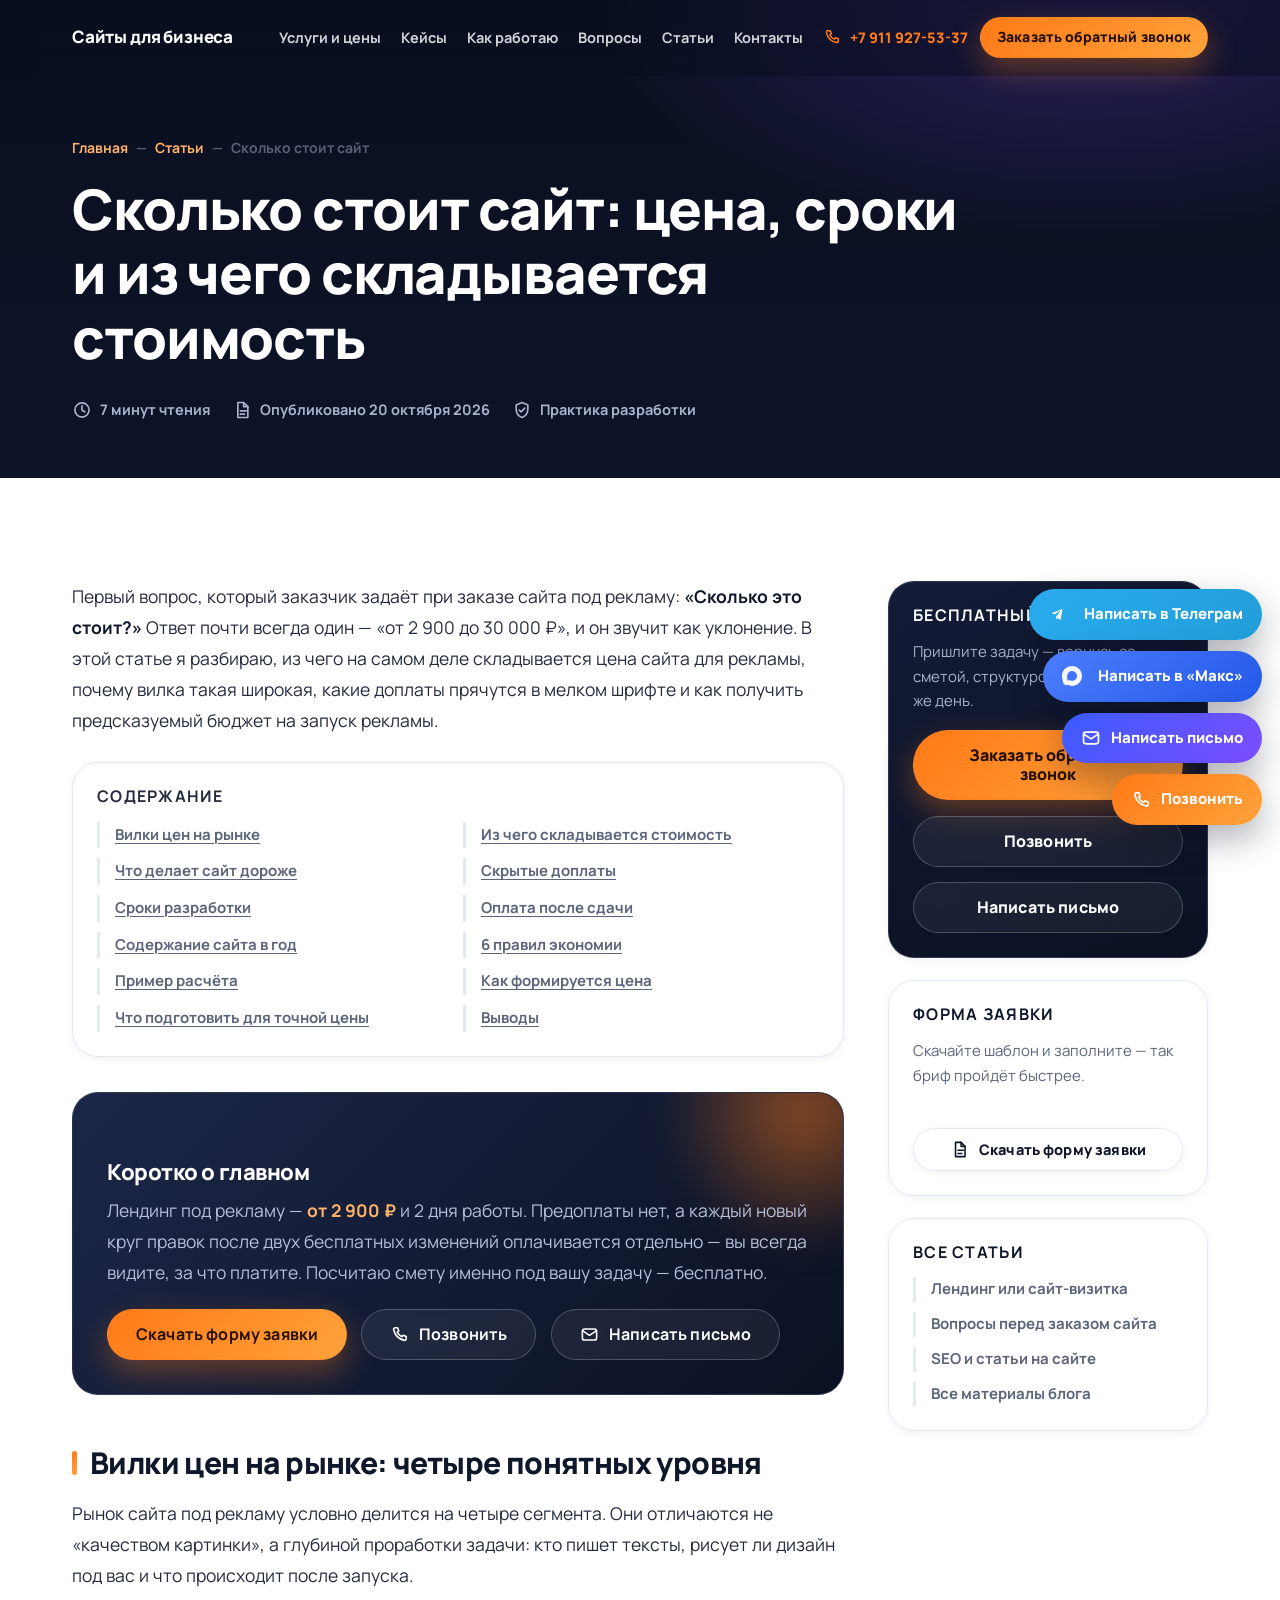
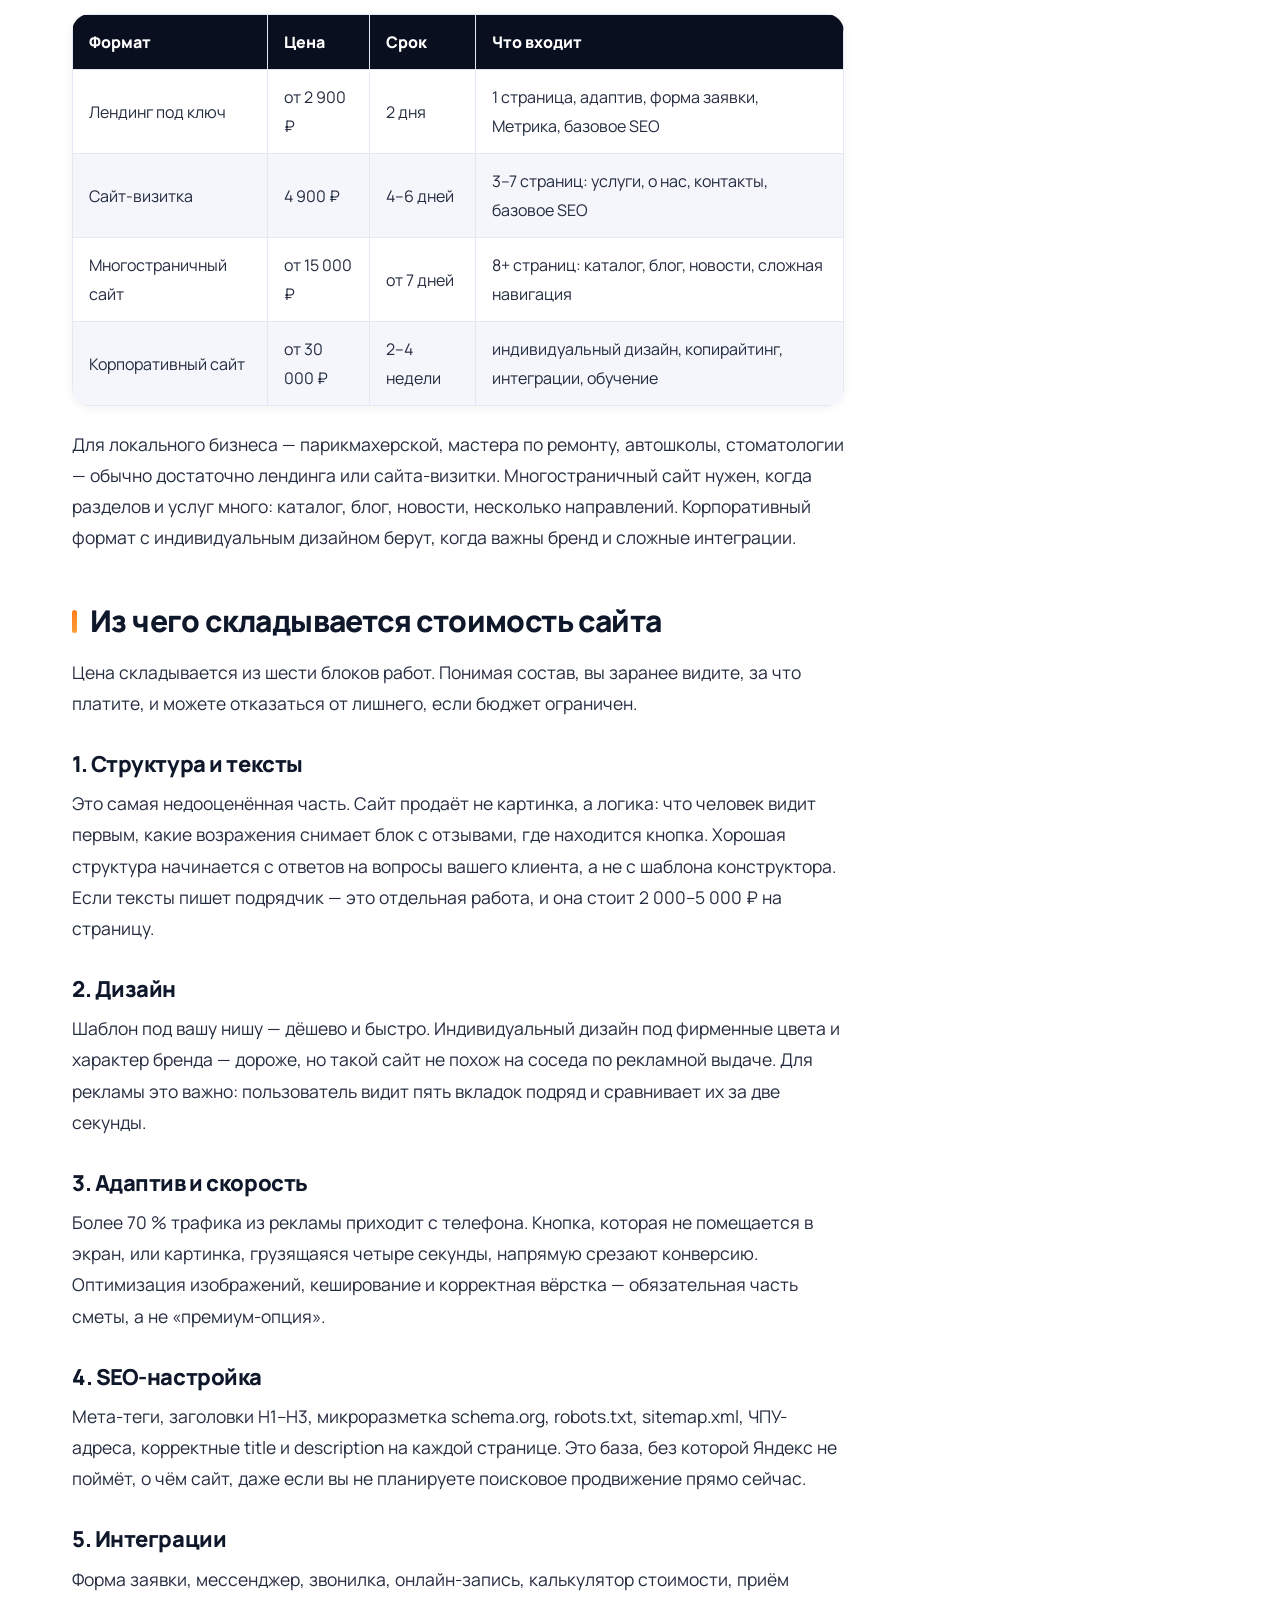
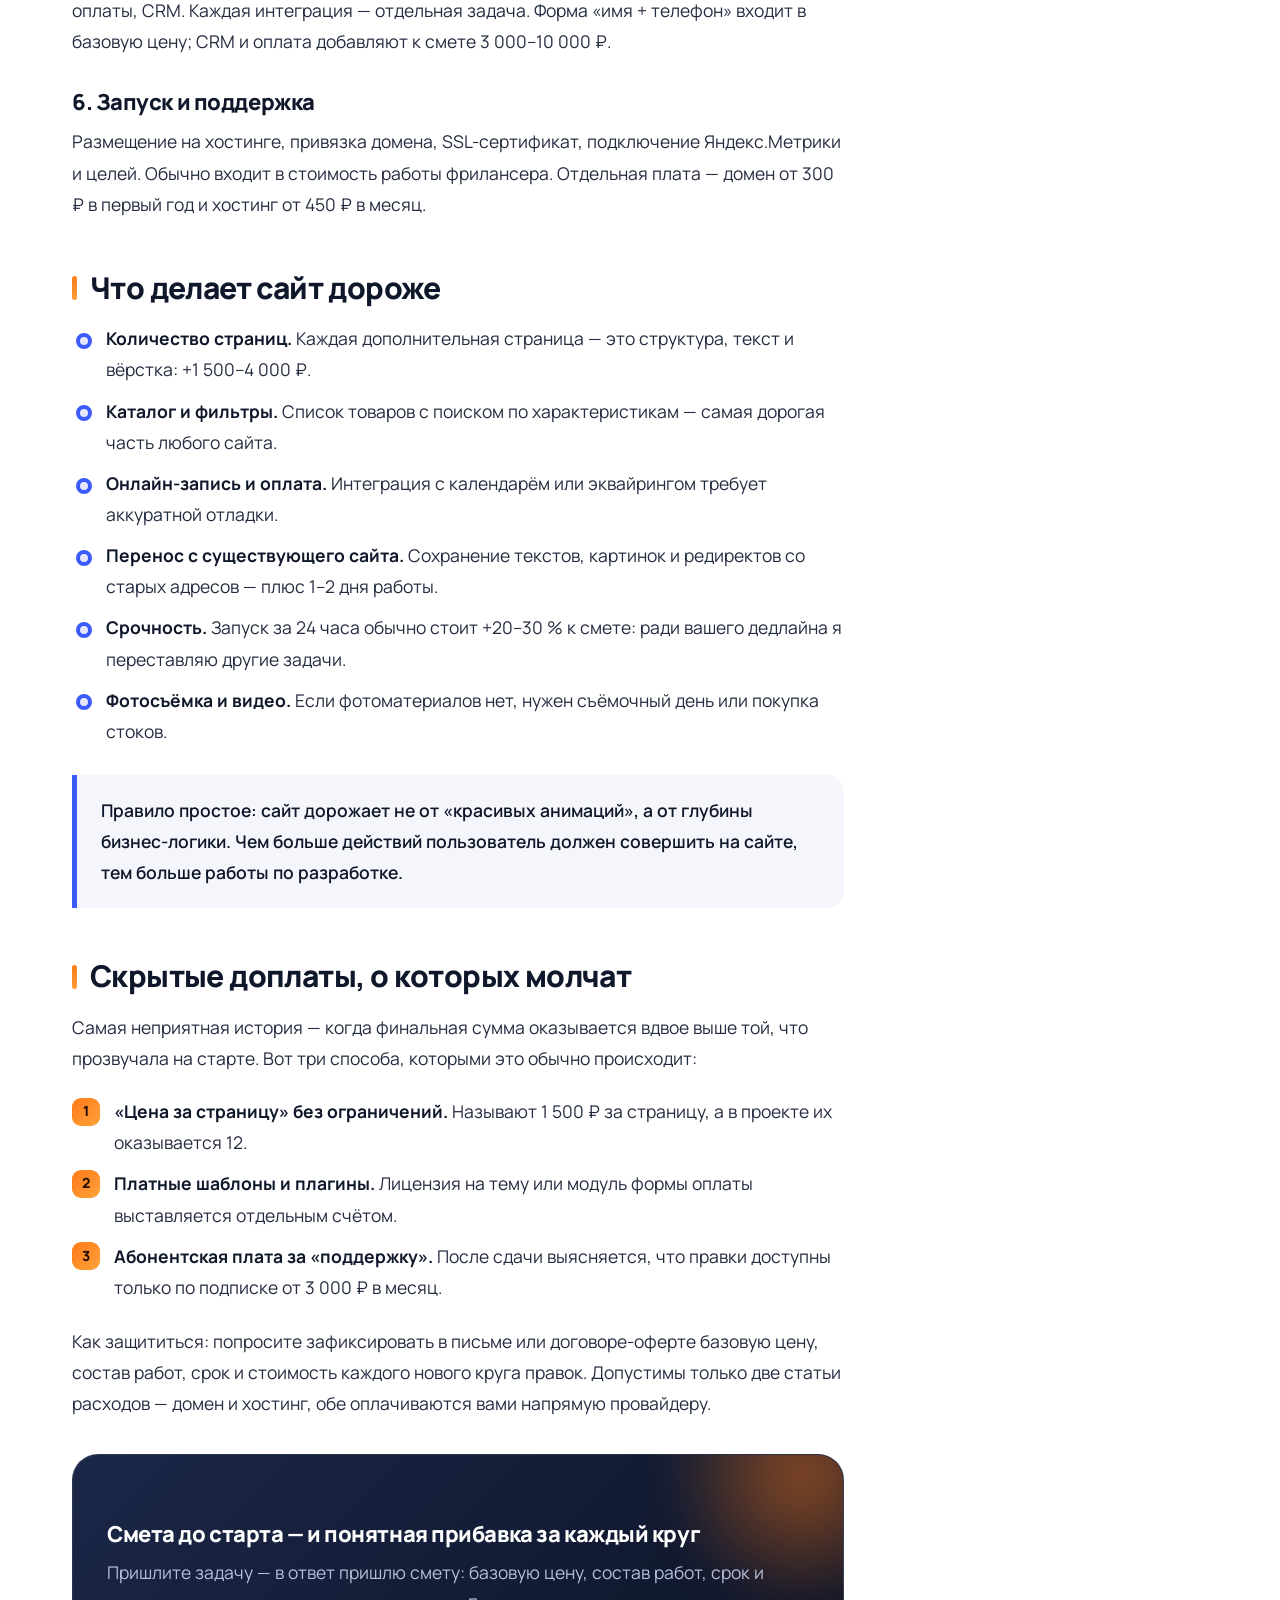
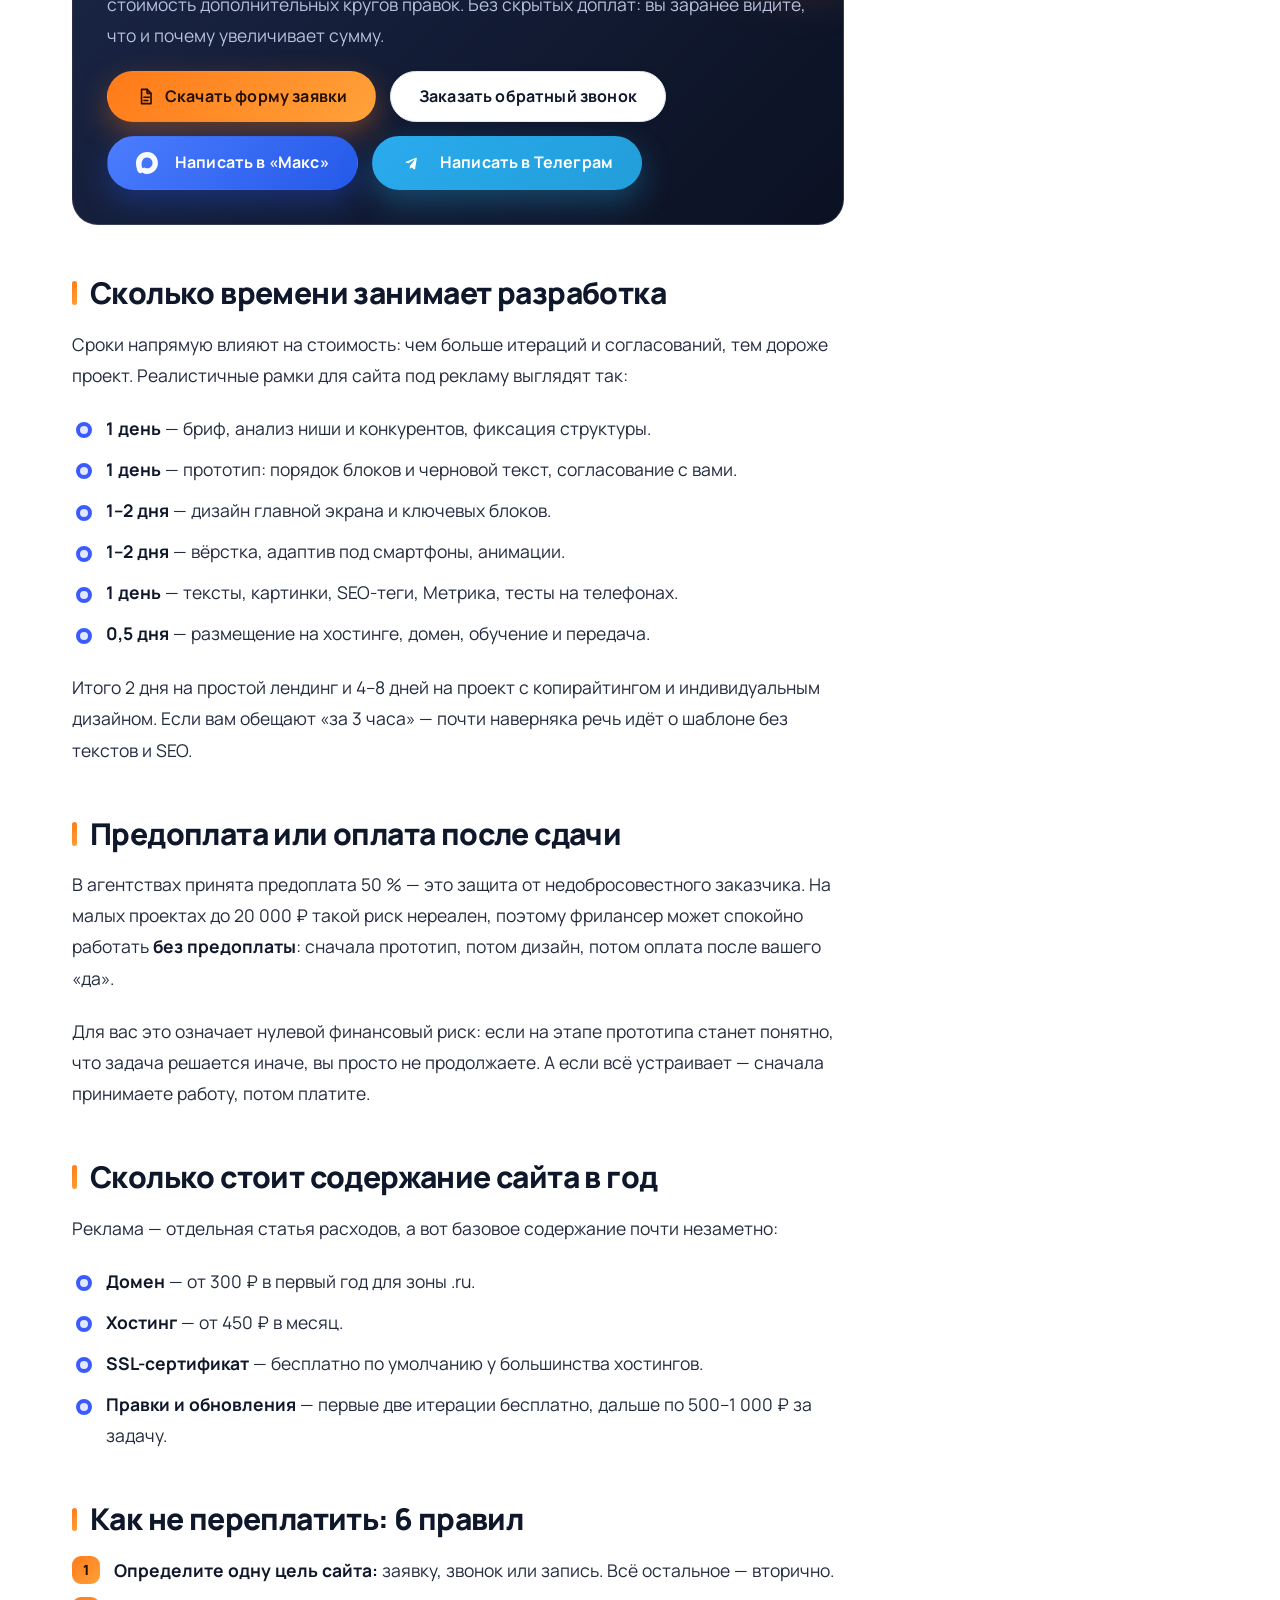
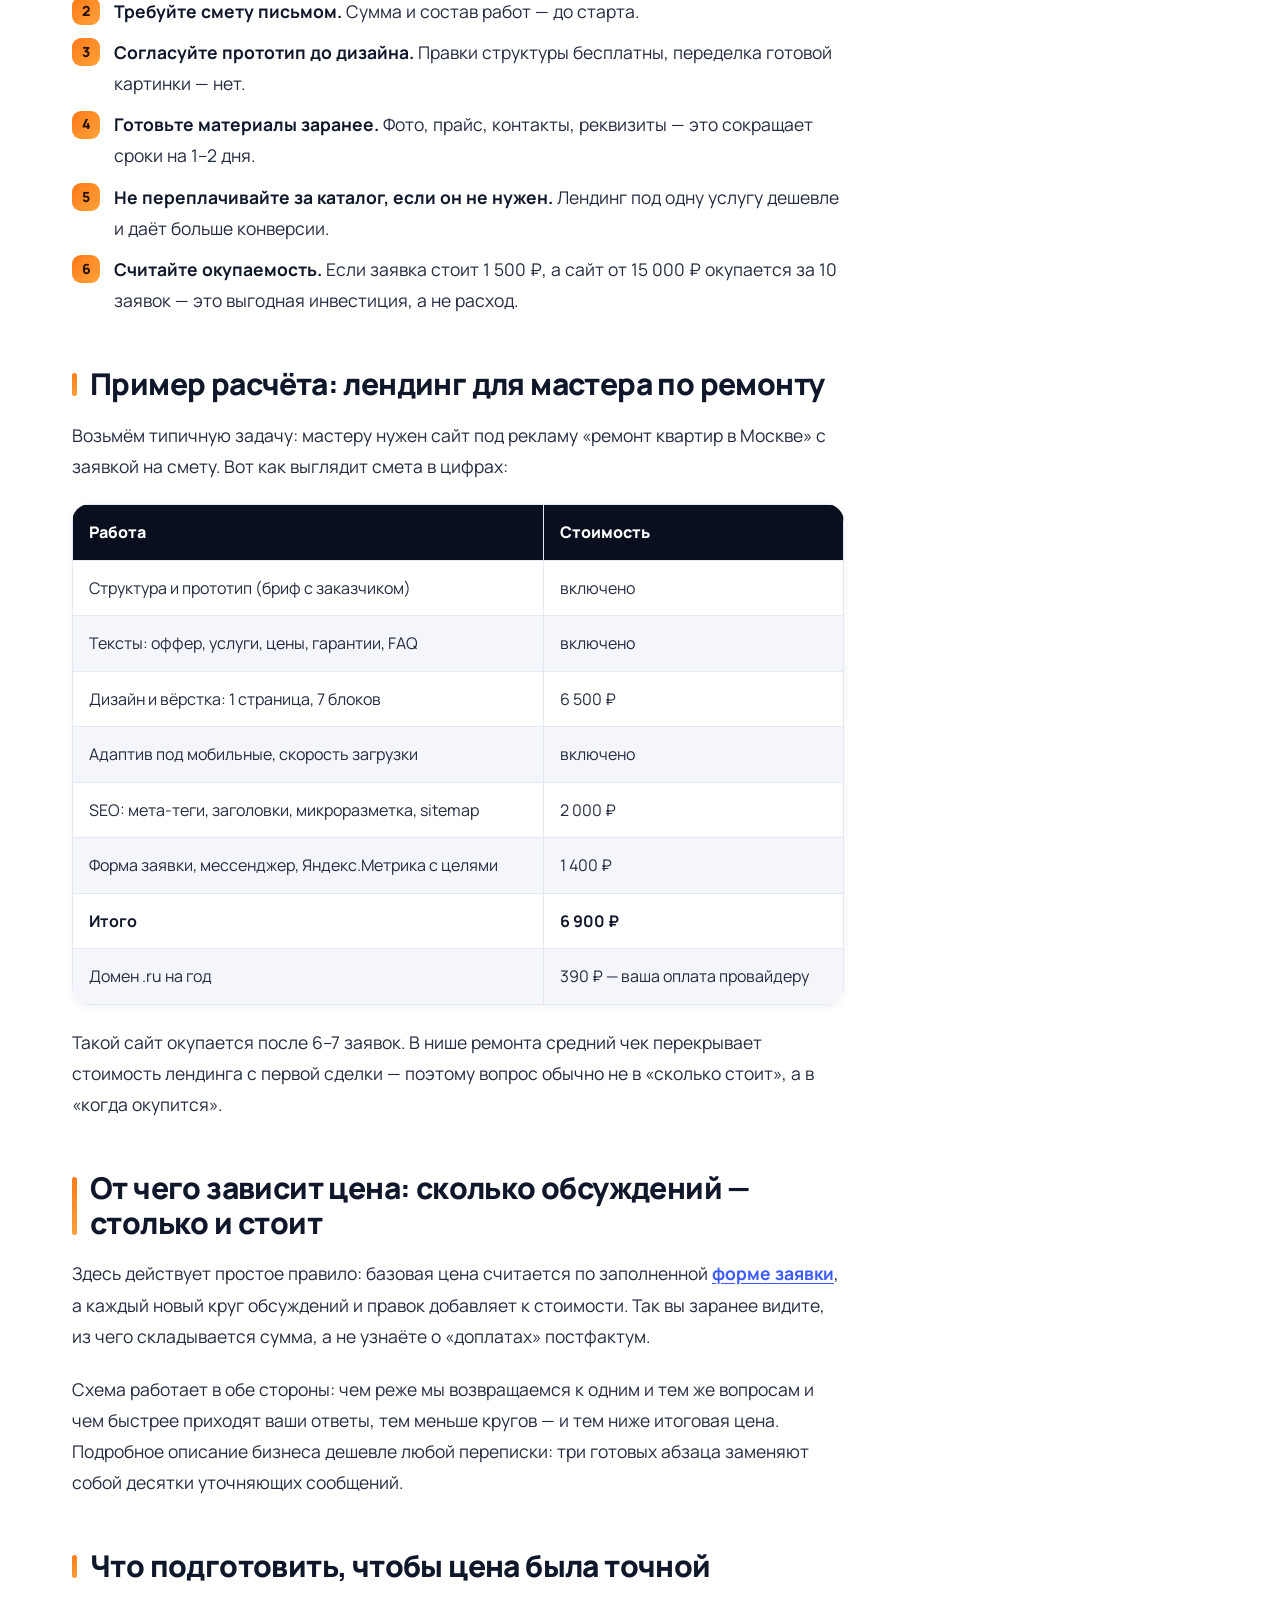
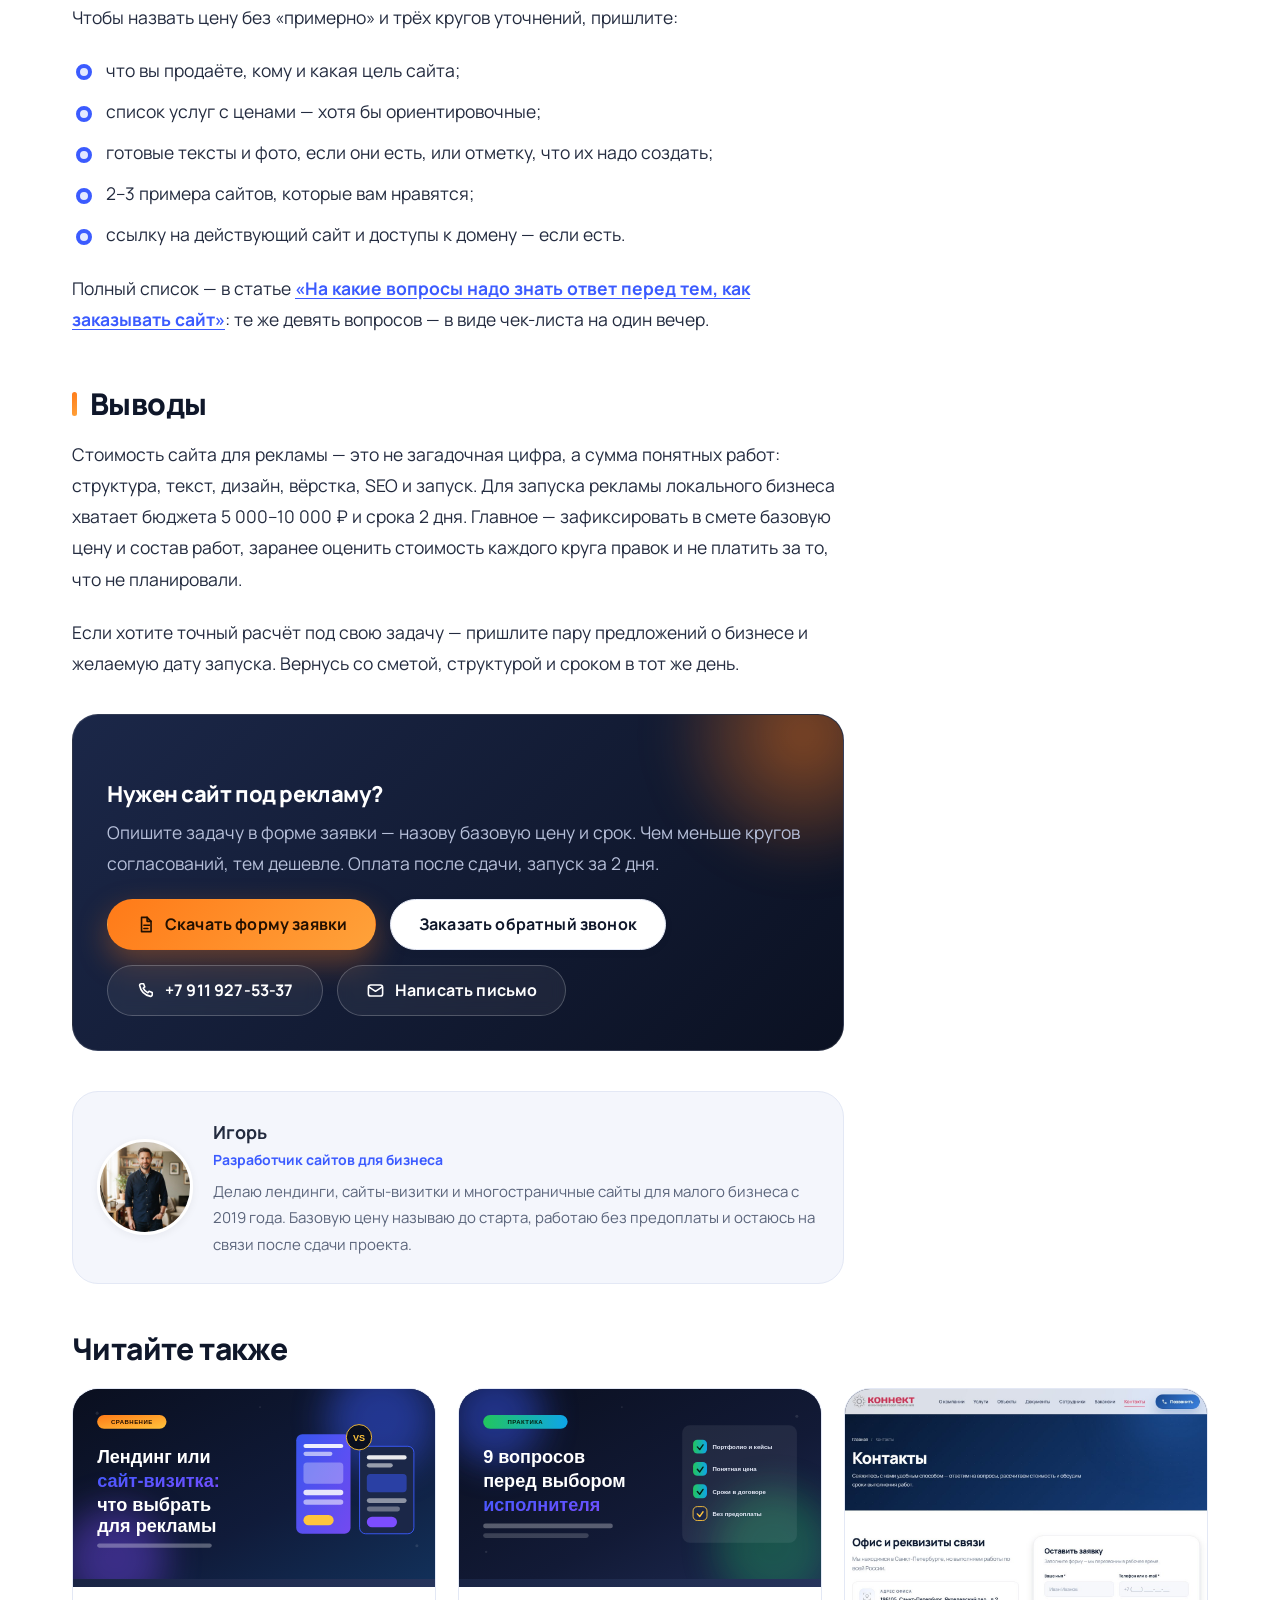
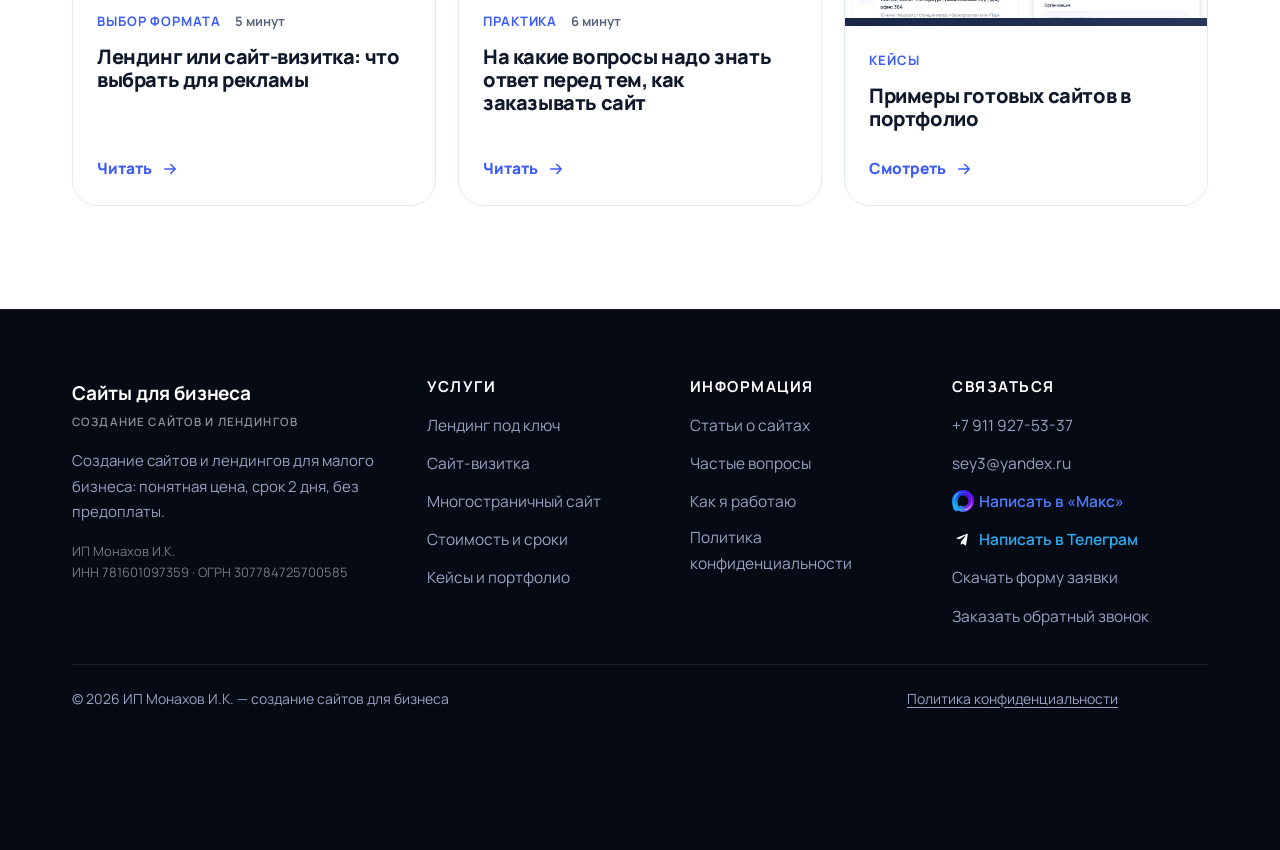
<file: articles/skolko-stoit-sayt-yandex-direct.html>
﻿<!DOCTYPE html>
<html lang="ru">
<head>
  <meta charset="UTF-8">
  <meta name="viewport" content="width=device-width, initial-scale=1.0">

  <title>Сколько стоит сайт: цена, сроки и из чего складывается стоимость</title>
  <meta name="description" content="Разбираем, сколько стоит сайт под рекламу в 2026 году: вилки цен на лендинги, сайты-визитки и многостраничные сайты, из чего складывается смета, скрытые доплаты, сроки разработки и правила, как не переплатить.">
  <meta name="keywords" content="сколько стоит сайт, цена лендинга под рекламу, стоимость создания сайта под ключ, заказать лендинг недорого, сайт под рекламу цена">
  <meta name="author" content="Игорь — создание сайтов для бизнеса">
  <meta name="robots" content="index, follow, max-image-preview:large">
  <meta name="theme-color" content="#0A0F1F">
  <link rel="canonical" href="https://landing-site.ru/articles/skolko-stoit-sayt-yandex-direct.html">

  <meta property="og:type" content="article">
  <meta property="og:locale" content="ru_RU">
  <meta property="og:site_name" content="Игорь — сайты для бизнеса">
  <meta property="og:title" content="Сколько стоит сайт: цена, сроки и из чего складывается стоимость">
  <meta property="og:description" content="Вилки цен, состав сметы, скрытые доплаты и сроки разработки сайта под рекламу — с примером расчёта под задачу.">
  <meta property="og:url" content="https://landing-site.ru/articles/skolko-stoit-sayt-yandex-direct.html">
  <meta property="og:image" content="https://landing-site.ru/img/banner-price.jpg">
  <meta property="article:published_time" content="2026-10-20">
  <meta property="article:author" content="Игорь">
  <meta name="twitter:card" content="summary_large_image">
  <meta name="twitter:title" content="Сколько стоит сайт: цена и сроки">
  <meta name="twitter:description" content="Цены, сроки и состав сметы на сайт под рекламу.">

  <link rel="icon" type="image/svg+xml" href="../img/favicon.svg">
  <link rel="preconnect" href="https://fonts.googleapis.com">
  <link rel="preconnect" href="https://fonts.gstatic.com" crossorigin>
  <link href="https://fonts.googleapis.com/css2?family=Manrope:wght@500;600;700;800&display=swap" rel="stylesheet">
  <link rel="stylesheet" href="../css/style.css">

  <script type="application/ld+json">
  {
    "@context": "https://schema.org",
    "@type": "Article",
    "headline": "Сколько стоит сайт: цена, сроки и из чего складывается стоимость",
    "description": "Вилки цен на лендинги, сайты-визитки и многостраничные сайты, состав сметы, скрытые доплаты, сроки разработки и правила экономии при заказе сайта под рекламу.",
    "inLanguage": "ru-RU",
    "datePublished": "2026-10-20",
    "dateModified": "2026-10-23",
    "author": {"@type": "Person", "name": "Игорь", "url": "https://landing-site.ru/"},
    "publisher": {"@type": "Organization", "name": "Игорь — сайты для бизнеса"},
    "mainEntityOfPage": {"@type": "WebPage", "@id": "https://landing-site.ru/articles/skolko-stoit-sayt-yandex-direct.html"},
    "image": "https://landing-site.ru/img/banner-price.jpg"
  }
  </script>

  <script type="application/ld+json">
  {
    "@context": "https://schema.org",
    "@type": "BreadcrumbList",
    "itemListElement": [
      {"@type": "ListItem", "position": 1, "name": "Главная", "item": "https://landing-site.ru/"},
      {"@type": "ListItem", "position": 2, "name": "Статьи", "item": "https://landing-site.ru/articles.html"},
      {"@type": "ListItem", "position": 3, "name": "Сколько стоит сайт", "item": "https://landing-site.ru/articles/skolko-stoit-sayt-yandex-direct.html"}
    ]
  }
  </script>

  <script type="application/ld+json">
  {
    "@context": "https://schema.org",
    "@type": "FAQPage",
    "mainEntity": [
      {"@type": "Question", "name": "Сколько стоит лендинг под рекламу?", "acceptedAnswer": {"@type": "Answer", "text": "Простой лендинг — от 2 900 ₽, сайт-визитка — 4 900 ₽, многостраничный сайт — от 15 000 ₽, индивидуальный дизайн с интеграциями — от 30 000 ₽."}},
      {"@type": "Question", "name": "Почему одни сайты стоят 5 000, а другие 50 000?", "acceptedAnswer": {"@type": "Answer", "text": "Разница в глубине проработки: шаблонная вёрстка против индивидуального дизайна, шаблонные тексты против копирайтинга, одна страница против нескольких разделов и интеграций."}},
      {"@type": "Question", "name": "Можно ли сделать сайт под рекламу без предоплаты?", "acceptedAnswer": {"@type": "Answer", "text": "Да, это практика фрилансеров: базовая цена называется до старта, каждая новая переделка считается отдельно, оплата происходит после сдачи проекта и согласования результата."}}
    ]
  }
  </script>
</head>
<body>

  <svg xmlns="http://www.w3.org/2000/svg" style="display:none" aria-hidden="true">
    <symbol id="i-check" viewBox="0 0 24 24"><path d="M4 12.5l5 5L20 6.5"/></symbol>
    <symbol id="i-phone" viewBox="0 0 24 24"><path d="M6.6 3.5h3l1.5 4-2 1.5a12 12 0 0 0 5.9 5.9l1.5-2 4 1.5v3a2 2 0 0 1-2.2 2A17.5 17.5 0 0 1 4.6 5.7 2 2 0 0 1 6.6 3.5z"/></symbol>
    <symbol id="i-mail" viewBox="0 0 24 24"><rect x="3" y="5" width="18" height="14" rx="3"/><path d="M3.5 7.5L12 13l8.5-5.5"/></symbol>
    <symbol id="i-clock" viewBox="0 0 24 24"><circle cx="12" cy="12" r="8.5"/><path d="M12 7v5.2l3.4 2"/></symbol>
    <symbol id="i-shield" viewBox="0 0 24 24"><path d="M12 3l7 3v5.2c0 4.9-3.4 8.4-7 9.8-3.6-1.4-7-4.9-7-9.8V6z"/><path d="M8.6 12l2.3 2.3 4.5-4.6"/></symbol>
    <symbol id="i-arrow" viewBox="0 0 24 24"><path d="M5 12h13M13 6l6 6-6 6"/></symbol>
    <symbol id="i-doc" viewBox="0 0 24 24"><path d="M7 3h7l5 5v13H7z"/><path d="M14 3v5h5M10 13h7M10 17h5"/></symbol>
    <symbol id="i-chat" viewBox="0 0 24 24"><path d="M4 5.5h16v11H9.5L4.5 20.5V16.5H4z"/><path d="M8 10h8M8 13h5"/></symbol>
    <symbol id="i-search" viewBox="0 0 24 24"><circle cx="11" cy="11" r="7"/><path d="M16.2 16.2L21 21"/></symbol>
    <symbol id="i-chart" viewBox="0 0 24 24"><path d="M4 20V11M10 20V4M16 20v-6M21 20H3"/></symbol>
    <symbol id="i-target" viewBox="0 0 24 24"><circle cx="12" cy="12" r="8.5"/><circle cx="12" cy="12" r="4.5"/><circle cx="12" cy="12" r="1"/></symbol>
  </svg>

  <div class="scroll-progress" aria-hidden="true"></div>
  <a class="skip-link" href="#main">Перейти к содержанию</a>

  <header class="header is-scrolled">
    <div class="header__inner">
      <a class="header__brand" href="../index.html">Сайты для бизнеса</a>

      <nav class="nav" aria-label="Основная навигация">
        <a href="../index.html#services">Услуги и цены</a>
        <a href="../index.html#portfolio">Кейсы</a>
        <a href="../index.html#process">Как работаю</a>
        <a href="../index.html#faq">Вопросы</a>
        <a href="../articles.html" data-page>Статьи</a>
        <a href="../index.html#contacts">Контакты</a>
      </nav>

      <div class="header__actions">
        <a class="link-phone" href="tel:+79119275337">
          <svg class="icon" aria-hidden="true"><use href="#i-phone"/></svg>+7 911 927-53-37
        </a>
        <a class="btn btn--cta btn--sm" href="#form" data-modal-open>Заказать обратный звонок</a>
        <button class="burger" type="button" aria-label="Открыть меню" aria-expanded="false">
          <span></span><span></span><span></span>
        </button>
      </div>
    </div>
  </header>

  <div class="mobile-menu">
    <a class="m-link" href="../index.html">Главная</a>
    <a class="m-link" href="../index.html#services">Услуги и цены</a>
    <a class="m-link" href="../index.html#portfolio">Кейсы</a>
    <a class="m-link" href="../index.html#process">Как я работаю</a>
    <a class="m-link" href="../index.html#faq">Частые вопросы</a>
    <a class="m-link" href="../articles.html" data-page>Статьи</a>
    <a class="m-link" href="../index.html#contacts">Контакты</a>
    <div class="m-contacts">
      <a href="tel:+79119275337"><svg class="icon" aria-hidden="true"><use href="#i-phone"/></svg>+7 911 927-53-37</a>
      <a href="mailto:sey3@yandex.ru"><svg class="icon" aria-hidden="true"><use href="#i-mail"/></svg>sey3@yandex.ru</a>
      <a class="btn btn--cta" href="#form" data-modal-open>Заказать обратный звонок</a>
    </div>
  </div>

  <main id="main">

    <section class="page-head">
      <div class="container">
        <nav class="breadcrumbs" aria-label="Хлебные крошки">
          <a href="../index.html">Главная</a><span>—</span>
          <a href="../articles.html">Статьи</a><span>—</span>
          <span>Сколько стоит сайт</span>
        </nav>
        <h1>Сколько стоит сайт: цена, сроки и из чего складывается стоимость</h1>
        <div class="page-head__meta">
          <span><svg class="icon" aria-hidden="true"><use href="#i-clock"/></svg> 7 минут чтения</span>
          <span><svg class="icon" aria-hidden="true"><use href="#i-doc"/></svg> Опубликовано 20 октября 2026</span>
          <span><svg class="icon" aria-hidden="true"><use href="#i-shield"/></svg> Практика разработки</span>
        </div>
      </div>
    </section>

    <section class="section">
      <div class="container">
        <div class="article-wrap">

          <article class="prose">
            <p>
              Первый вопрос, который заказчик задаёт при заказе сайта под рекламу: <strong>«Сколько это стоит?»</strong>
              Ответ почти всегда один — «от 2 900 до 30 000 ₽», и он звучит как уклонение. В этой статье я разбираю,
              из чего на самом деле складывается цена сайта для рекламы, почему вилка такая широкая,
              какие доплаты прячутся в мелком шрифте и как получить предсказуемый бюджет на запуск рекламы.
            </p>

            <div class="aside-card toc-box">
              <h4>Содержание</h4>
              <nav class="toc" aria-label="Содержание статьи">
                <a href="#vilki">Вилки цен на рынке</a>
                <a href="#sostav">Из чего складывается стоимость</a>
                <a href="#dorozhe">Что делает сайт дороже</a>
                <a href="#skrytye">Скрытые доплаты</a>
                <a href="#sroki">Сроки разработки</a>
                <a href="#oplata">Оплата после сдачи</a>
                <a href="#soderzhanie">Содержание сайта в год</a>
                <a href="#pravila">6 правил экономии</a>
                <a href="#primer">Пример расчёта</a>
                <a href="#kruki">Как формируется цена</a>
                <a href="#podgotovka">Что подготовить для точной цены</a>
                <a href="#vyvod">Выводы</a>
              </nav>
            </div>

            <div class="article-cta">
              <h3>Коротко о главном</h3>
              <p>Лендинг под рекламу — <strong style="color:#FFB268">от 2 900 ₽</strong> и 2 дня работы.
                Предоплаты нет, а каждый новый круг правок после двух бесплатных изменений оплачивается отдельно — вы всегда видите, за что платите. Посчитаю смету именно под вашу задачу — бесплатно.</p>
              <div class="btn-row">
                <a class="btn btn--cta" href="../files/forma-zayavki.docx" download>Скачать форму заявки</a>
                <a class="btn btn--ghost" href="tel:+79119275337">
                  <svg class="icon" aria-hidden="true"><use href="#i-phone"/></svg> Позвонить
                </a>
                <a class="btn btn--ghost" href="mailto:sey3@yandex.ru">
                  <svg class="icon" aria-hidden="true"><use href="#i-mail"/></svg> Написать письмо
                </a>
              </div>
            </div>

            <h2 id="vilki">Вилки цен на рынке: четыре понятных уровня</h2>
            <p>
              Рынок сайта под рекламу условно делится на четыре сегмента. Они отличаются не «качеством картинки»,
              а глубиной проработки задачи: кто пишет тексты, рисует ли дизайн под вас и что происходит после запуска.
            </p>

            <table>
              <thead>
                <tr>
                  <th>Формат</th>
                  <th>Цена</th>
                  <th>Срок</th>
                  <th>Что входит</th>
                </tr>
              </thead>
              <tbody>
                <tr>
                  <td>Лендинг под ключ</td>
                  <td>от 2 900 ₽</td>
                  <td>2 дня</td>
                  <td>1 страница, адаптив, форма заявки, Метрика, базовое SEO</td>
                </tr>
                <tr>
                  <td>Сайт-визитка</td>
                  <td>4 900 ₽</td>
                  <td>4–6 дней</td>
                  <td>3–7 страниц: услуги, о нас, контакты, базовое SEO</td>
                </tr>
                <tr>
                  <td>Многостраничный сайт</td>
                  <td>от 15 000 ₽</td>
                  <td>от 7 дней</td>
                  <td>8+ страниц: каталог, блог, новости, сложная навигация</td>
                </tr>
                <tr>
                  <td>Корпоративный сайт</td>
                  <td>от 30 000 ₽</td>
                  <td>2–4 недели</td>
                  <td>индивидуальный дизайн, копирайтинг, интеграции, обучение</td>
                </tr>
              </tbody>
            </table>

            <p>
              Для локального бизнеса — парикмахерской, мастера по ремонту, автошколы, стоматологии — обычно достаточно
              лендинга или сайта-визитки. Многостраничный сайт нужен, когда разделов и услуг много: каталог, блог,
              новости, несколько направлений. Корпоративный формат с индивидуальным дизайном берут, когда важны бренд
              и сложные интеграции.
            </p>

            <h2 id="sostav">Из чего складывается стоимость сайта</h2>
            <p>
              Цена складывается из шести блоков работ. Понимая состав, вы заранее видите, за что платите,
              и можете отказаться от лишнего, если бюджет ограничен.
            </p>

            <h3>1. Структура и тексты</h3>
            <p>
              Это самая недооценённая часть. Сайт продаёт не картинка, а логика: что человек видит первым,
              какие возражения снимает блок с отзывами, где находится кнопка. Хорошая структура начинается
              с ответов на вопросы вашего клиента, а не с шаблона конструктора. Если тексты пишет подрядчик —
              это отдельная работа, и она стоит 2 000–5 000 ₽ на страницу.
            </p>

            <h3>2. Дизайн</h3>
            <p>
              Шаблон под вашу нишу — дёшево и быстро. Индивидуальный дизайн под фирменные цвета и характер бренда —
              дороже, но такой сайт не похож на соседа по рекламной выдаче. Для рекламы это важно: пользователь
              видит пять вкладок подряд и сравнивает их за две секунды.
            </p>

            <h3>3. Адаптив и скорость</h3>
            <p>
              Более 70 % трафика из рекламы приходит с телефона. Кнопка, которая не помещается в экран,
              или картинка, грузящаяся четыре секунды, напрямую срезают конверсию. Оптимизация изображений,
              кеширование и корректная вёрстка — обязательная часть сметы, а не «премиум-опция».
            </p>

            <h3>4. SEO-настройка</h3>
            <p>
              Мета-теги, заголовки H1–H3, микроразметка schema.org, robots.txt, sitemap.xml, ЧПУ-адреса,
              корректные title и description на каждой странице. Это база, без которой Яндекс не поймёт,
              о чём сайт, даже если вы не планируете поисковое продвижение прямо сейчас.
            </p>

            <h3>5. Интеграции</h3>
            <p>
              Форма заявки, мессенджер, звонилка, онлайн-запись, калькулятор стоимости, приём оплаты, CRM.
              Каждая интеграция — отдельная задача. Форма «имя + телефон» входит в базовую цену;
              CRM и оплата добавляют к смете 3 000–10 000 ₽.
            </p>

            <h3>6. Запуск и поддержка</h3>
            <p>
              Размещение на хостинге, привязка домена, SSL-сертификат, подключение Яндекс.Метрики и целей.
              Обычно входит в стоимость работы фрилансера. Отдельная плата — домен от 300 ₽ в первый год и хостинг от 450 ₽ в месяц.
            </p>

            <h2 id="dorozhe">Что делает сайт дороже</h2>
            <ul>
              <li><strong>Количество страниц.</strong> Каждая дополнительная страница — это структура, текст и вёрстка: +1 500–4 000 ₽.</li>
              <li><strong>Каталог и фильтры.</strong> Список товаров с поиском по характеристикам — самая дорогая часть любого сайта.</li>
              <li><strong>Онлайн-запись и оплата.</strong> Интеграция с календарём или эквайрингом требует аккуратной отладки.</li>
              <li><strong>Перенос с существующего сайта.</strong> Сохранение текстов, картинок и редиректов со старых адресов — плюс 1–2 дня работы.</li>
              <li><strong>Срочность.</strong> Запуск за 24 часа обычно стоит +20–30 % к смете: ради вашего дедлайна я переставляю другие задачи.</li>
              <li><strong>Фотосъёмка и видео.</strong> Если фотоматериалов нет, нужен съёмочный день или покупка стоков.</li>
            </ul>

            <blockquote>
              Правило простое: сайт дорожает не от «красивых анимаций», а от глубины бизнес-логики.
              Чем больше действий пользователь должен совершить на сайте, тем больше работы по разработке.
            </blockquote>

            <h2 id="skrytye">Скрытые доплаты, о которых молчат</h2>
            <p>
              Самая неприятная история — когда финальная сумма оказывается вдвое выше той, что прозвучала на старте.
              Вот три способа, которыми это обычно происходит:
            </p>
            <ol>
              <li><strong>«Цена за страницу» без ограничений.</strong> Называют 1 500 ₽ за страницу, а в проекте их оказывается 12.</li>
              <li><strong>Платные шаблоны и плагины.</strong> Лицензия на тему или модуль формы оплаты выставляется отдельным счётом.</li>
              <li><strong>Абонентская плата за «поддержку».</strong> После сдачи выясняется, что правки доступны только по подписке от 3 000 ₽ в месяц.</li>
            </ol>
            <p>
              Как защититься: попросите зафиксировать в письме или договоре-оферте базовую цену,
              состав работ, срок и стоимость каждого нового круга правок. Допустимы только две статьи расходов — домен и хостинг, обе оплачиваются вами напрямую провайдеру.
            </p>

            <div class="article-cta">
              <h3>Смета до старта — и понятная прибавка за каждый круг</h3>
              <p>Пришлите задачу — в ответ пришлю смету: базовую цену, состав работ, срок и стоимость дополнительных кругов правок.
                Без скрытых доплат: вы заранее видите, что и почему увеличивает сумму.</p>
              <div class="btn-row">
                <a class="btn btn--cta" href="../files/forma-zayavki.docx" download>
                  <svg class="icon" aria-hidden="true"><use href="#i-doc"/></svg> Скачать форму заявки
                </a>
                <a class="btn btn--outline" href="#form" data-modal-open>Заказать обратный звонок</a>
                <a class="btn btn--max" href="https://web.max.ru/79119275337" target="_blank" rel="noopener">
                  <img class="max-logo" src="../img/max-logo.svg" alt="" width="22" height="22"> Написать в «Макс»
                </a>
                <a class="btn btn--tg" href="tg://user?id=526599691" target="_blank" rel="noopener"><img class="telegram-logo" src="../img/telegram-logo.svg" alt="" width="22" height="22"> Написать в Телеграм</a>
              </div>
            </div>

            <h2 id="sroki">Сколько времени занимает разработка</h2>
            <p>
              Сроки напрямую влияют на стоимость: чем больше итераций и согласований, тем дороже проект.
              Реалистичные рамки для сайта под рекламу выглядят так:
            </p>
            <ul>
              <li><strong>1 день</strong> — бриф, анализ ниши и конкурентов, фиксация структуры.</li>
              <li><strong>1 день</strong> — прототип: порядок блоков и черновой текст, согласование с вами.</li>
              <li><strong>1–2 дня</strong> — дизайн главной экрана и ключевых блоков.</li>
              <li><strong>1–2 дня</strong> — вёрстка, адаптив под смартфоны, анимации.</li>
              <li><strong>1 день</strong> — тексты, картинки, SEO-теги, Метрика, тесты на телефонах.</li>
              <li><strong>0,5 дня</strong> — размещение на хостинге, домен, обучение и передача.</li>
            </ul>
            <p>
              Итого 2 дня на простой лендинг и 4–8 дней на проект с копирайтингом и индивидуальным дизайном.
              Если вам обещают «за 3 часа» — почти наверняка речь идёт о шаблоне без текстов и SEO.
            </p>

            <h2 id="oplata">Предоплата или оплата после сдачи</h2>
            <p>
              В агентствах принята предоплата 50 % — это защита от недобросовестного заказчика. На малых проектах
              до 20 000 ₽ такой риск нереален, поэтому фрилансер может спокойно работать <strong>без предоплаты</strong>:
              сначала прототип, потом дизайн, потом оплата после вашего «да».
            </p>
            <p>
              Для вас это означает нулевой финансовый риск: если на этапе прототипа станет понятно, что задача
              решается иначе, вы просто не продолжаете. А если всё устраивает — сначала принимаете работу, потом платите.
            </p>

            <h2 id="soderzhanie">Сколько стоит содержание сайта в год</h2>
            <p>
              Реклама — отдельная статья расходов, а вот базовое содержание почти незаметно:
            </p>
            <ul>
              <li><strong>Домен</strong> — от 300 ₽ в первый год для зоны .ru.</li>
              <li><strong>Хостинг</strong> — от 450 ₽ в месяц.</li>
              <li><strong>SSL-сертификат</strong> — бесплатно по умолчанию у большинства хостингов.</li>
              <li><strong>Правки и обновления</strong> — первые две итерации бесплатно, дальше по 500–1 000 ₽ за задачу.</li>
            </ul>

            <h2 id="pravila">Как не переплатить: 6 правил</h2>
            <ol>
              <li><strong>Определите одну цель сайта:</strong> заявку, звонок или запись. Всё остальное — вторично.</li>
              <li><strong>Требуйте смету письмом.</strong> Сумма и состав работ — до старта.</li>
              <li><strong>Согласуйте прототип до дизайна.</strong> Правки структуры бесплатны, переделка готовой картинки — нет.</li>
              <li><strong>Готовьте материалы заранее.</strong> Фото, прайс, контакты, реквизиты — это сокращает сроки на 1–2 дня.</li>
              <li><strong>Не переплачивайте за каталог, если он не нужен.</strong> Лендинг под одну услугу дешевле и даёт больше конверсии.</li>
              <li><strong>Считайте окупаемость.</strong> Если заявка стоит 1 500 ₽, а сайт от 15 000 ₽ окупается за 10 заявок — это выгодная инвестиция, а не расход.</li>
            </ol>

            <h2 id="primer">Пример расчёта: лендинг для мастера по ремонту</h2>
            <p>
              Возьмём типичную задачу: мастеру нужен сайт под рекламу «ремонт квартир в Москве» с заявкой на смету.
              Вот как выглядит смета в цифрах:
            </p>
            <table>
              <thead>
                <tr><th>Работа</th><th>Стоимость</th></tr>
              </thead>
              <tbody>
                <tr><td>Структура и прототип (бриф с заказчиком)</td><td>включено</td></tr>
                <tr><td>Тексты: оффер, услуги, цены, гарантии, FAQ</td><td>включено</td></tr>
                <tr><td>Дизайн и вёрстка: 1 страница, 7 блоков</td><td>6 500 ₽</td></tr>
                <tr><td>Адаптив под мобильные, скорость загрузки</td><td>включено</td></tr>
                <tr><td>SEO: мета-теги, заголовки, микроразметка, sitemap</td><td>2 000 ₽</td></tr>
                <tr><td>Форма заявки, мессенджер, Яндекс.Метрика с целями</td><td>1 400 ₽</td></tr>
                <tr><td><strong>Итого</strong></td><td><strong>6 900 ₽</strong></td></tr>
                <tr><td>Домен .ru на год</td><td>390 ₽ — ваша оплата провайдеру</td></tr>
              </tbody>
            </table>
            <p>
              Такой сайт окупается после 6–7 заявок. В нише ремонта средний чек перекрывает стоимость лендинга
              с первой сделки — поэтому вопрос обычно не в «сколько стоит», а в «когда окупится».
            </p>

            <h2 id="kruki">От чего зависит цена: сколько обсуждений — столько и стоит</h2>
            <p>
              Здесь действует простое правило: базовая цена считается по заполненной
              <a href="../files/forma-zayavki.docx" download>форме заявки</a>, а каждый новый круг обсуждений
              и правок добавляет к стоимости. Так вы заранее видите, из чего складывается сумма, а не
              узнаёте о «доплатах» постфактум.
            </p>
            <p>
              Схема работает в обе стороны: чем реже мы возвращаемся к одним и тем же вопросам и чем быстрее
              приходят ваши ответы, тем меньше кругов — и тем ниже итоговая цена. Подробное описание бизнеса
              дешевле любой переписки: три готовых абзаца заменяют собой десятки уточняющих сообщений.
            </p>

            <h2 id="podgotovka">Что подготовить, чтобы цена была точной</h2>
            <p>Чтобы назвать цену без «примерно» и трёх кругов уточнений, пришлите:</p>
            <ul>
              <li>что вы продаёте, кому и какая цель сайта;</li>
              <li>список услуг с ценами — хотя бы ориентировочные;</li>
              <li>готовые тексты и фото, если они есть, или отметку, что их надо создать;</li>
              <li>2–3 примера сайтов, которые вам нравятся;</li>
              <li>ссылку на действующий сайт и доступы к домену — если есть.</li>
            </ul>
            <p>
              Полный список — в статье <a href="voprosy-pered-zakazom-sayta.html">«На какие вопросы надо знать
              ответ перед тем, как заказывать сайт»</a>: те же девять вопросов — в виде чек-листа на один вечер.
            </p>

            <h2 id="vyvod">Выводы</h2>
            <p>
              Стоимость сайта для рекламы — это не загадочная цифра, а сумма понятных работ: структура, текст,
              дизайн, вёрстка, SEO и запуск. Для запуска рекламы локального бизнеса хватает бюджета 5 000–10 000 ₽
              и срока 2 дня. Главное — зафиксировать в смете базовую цену и состав работ, заранее оценить стоимость каждого круга правок
              и не платить за то,
              что не планировали.
            </p>
            <p>
              Если хотите точный расчёт под свою задачу — пришлите пару предложений о бизнесе и желаемую дату запуска.
              Вернусь со сметой, структурой и сроком в тот же день.
            </p>

            <div class="article-cta">
              <h3>Нужен сайт под рекламу?</h3>
              <p>Опишите задачу в форме заявки — назову базовую цену и срок. Чем меньше кругов согласований,
                тем дешевле. Оплата после сдачи, запуск за 2 дня.</p>
              <div class="btn-row">
                <a class="btn btn--cta" href="../files/forma-zayavki.docx" download>
                  <svg class="icon" aria-hidden="true"><use href="#i-doc"/></svg> Скачать форму заявки
                </a>
                <a class="btn btn--outline" href="#form" data-modal-open>Заказать обратный звонок</a>
                <a class="btn btn--ghost" href="tel:+79119275337">
                  <svg class="icon" aria-hidden="true"><use href="#i-phone"/></svg> +7 911 927-53-37
                </a>
                <a class="btn btn--ghost" href="mailto:sey3@yandex.ru">
                  <svg class="icon" aria-hidden="true"><use href="#i-mail"/></svg> Написать письмо
                </a>
              </div>
            </div>

            <div class="author-box">
              <img src="../img/portrait.jpg" width="96" height="96" loading="lazy" alt="Портрет автора статьи — Игорь, разработчика сайтов">
              <div>
                <b>Игорь</b>
                <span>Разработчик сайтов для бизнеса</span>
                <p>Делаю лендинги, сайты-визитки и многостраничные сайты для малого бизнеса с 2019 года. Базовую цену называю до старта,
                  работаю без предоплаты и остаюсь на связи после сдачи проекта.</p>
              </div>
            </div>
          </article>

          <aside class="aside">
            

            <div class="aside-card aside-card--dark">
              <h4>Бесплатный расчёт</h4>
              <p>Пришлите задачу — вернусь со сметой, структурой и сроком в тот же день.</p>
              <div class="form-grid" style="margin-top:16px">
                <a class="btn btn--cta btn--block" href="#form" data-modal-open>Заказать обратный звонок</a>
                <a class="btn btn--ghost btn--block" href="tel:+79119275337">Позвонить</a>
                <a class="btn btn--ghost btn--block" href="mailto:sey3@yandex.ru">Написать письмо</a>
              </div>
            </div>

            <div class="aside-card">
              <h4>Форма заявки</h4>
              <p style="color:var(--muted); font-size:15px">Скачайте шаблон и заполните — так бриф пройдёт быстрее.</p>
              <a class="btn btn--outline btn--block btn--sm mt-24" href="../files/forma-zayavki.docx" download>
                <svg class="icon" aria-hidden="true"><use href="#i-doc"/></svg> Скачать форму заявки
              </a>
            </div>

            <div class="aside-card">
              <h4>Все статьи</h4>
              <nav class="toc" aria-label="Другие статьи">
                <a href="lending-ili-sayt-vizitka.html">Лендинг или сайт-визитка</a>
                <a href="voprosy-pered-zakazom-sayta.html">Вопросы перед заказом сайта</a>
                <a href="seo-stati-ranzhirovanie.html">SEO и статьи на сайте</a>
                <a href="../articles.html">Все материалы блога</a>
              </nav>
            </div>
          </aside>
        </div>

        <h2 style="font-size:clamp(23px,3vw,30px); margin:48px 0 22px">Читайте также</h2>
        <div class="related">
          <article class="article-card reveal">
            <div class="article-card__img">
              <img src="../img/article-landing.svg" width="1200" height="630" loading="lazy" alt="Обложка статьи о выборе формата сайта">
            </div>
            <div class="article-card__body">
              <div class="article-card__meta">Выбор формата <span>5 минут</span></div>
              <h3><a href="lending-ili-sayt-vizitka.html">Лендинг или сайт-визитка: что выбрать для рекламы</a></h3>
              <a class="article-card__more" href="lending-ili-sayt-vizitka.html">
                Читать <svg class="icon" aria-hidden="true"><use href="#i-arrow"/></svg>
              </a>
            </div>
          </article>
          <article class="article-card reveal" style="--d:.1s">
            <div class="article-card__img">
              <img src="../img/article-check.svg" width="1200" height="630" loading="lazy" alt="Обложка статьи: вопросы, которые стоит знать до заказа сайта">
            </div>
            <div class="article-card__body">
              <div class="article-card__meta">Практика <span>6 минут</span></div>
              <h3><a href="voprosy-pered-zakazom-sayta.html">На какие вопросы надо знать ответ перед тем, как заказывать сайт</a></h3>
              <a class="article-card__more" href="voprosy-pered-zakazom-sayta.html">
                Читать <svg class="icon" aria-hidden="true"><use href="#i-arrow"/></svg>
              </a>
            </div>
          </article>
          <article class="article-card reveal" style="--d:.2s">
            <div class="article-card__img">
              <img src="../img/case-connekt.jpg" width="1200" height="760" loading="lazy" alt="Кейс: корпоративный сайт ООО «Коннект»">
            </div>
            <div class="article-card__body">
              <div class="article-card__meta">Кейсы</div>
              <h3><a href="../index.html#portfolio">Примеры готовых сайтов в портфолио</a></h3>
              <a class="article-card__more" href="../index.html#portfolio">
                Смотреть <svg class="icon" aria-hidden="true"><use href="#i-arrow"/></svg>
              </a>
            </div>
          </article>
        </div>
      </div>
    </section>
  </main>

  <footer class="footer">
    <div class="container">
      <div class="footer__grid">
        <div>
          <div class="footer__brand">
            <b>Сайты для бизнеса</b>
            <span>создание сайтов и лендингов</span>
          </div>
          <p class="footer__about">
            Создание сайтов и лендингов для малого бизнеса: понятная цена,
            срок 2 дня, без предоплаты.
          </p>
          <p class="footer__legal">
            ИП Монахов И.К.<br>
            ИНН 781601097359 · ОГРН 307784725700585
          </p>
        </div>
        <div>
          <h4>Услуги</h4>
          <ul>
            <li><a href="../index.html#services">Лендинг под ключ</a></li>
            <li><a href="../index.html#services">Сайт-визитка</a></li>
            <li><a href="../index.html#services">Многостраничный сайт</a></li>
            <li><a href="../index.html#services">Стоимость и сроки</a></li>
            <li><a href="../index.html#portfolio">Кейсы и портфолио</a></li>
          </ul>
        </div>
        <div>
          <h4>Информация</h4>
          <ul>
            <li><a href="../articles.html">Статьи о сайтах</a></li>
            <li><a href="../index.html#faq">Частые вопросы</a></li>
            <li><a href="../index.html#process">Как я работаю</a></li>
            <li><a href="../privacy.html">Политика конфиденциальности</a></li>
          </ul>
        </div>
        <div>
          <h4>Связаться</h4>
          <ul>
            <li><a href="tel:+79119275337">+7 911 927-53-37</a></li>
            <li><a href="mailto:sey3@yandex.ru">sey3@yandex.ru</a></li>
            <li><a class="link-max" href="https://web.max.ru/79119275337" target="_blank" rel="noopener"><img class="max-logo" src="../img/max-logo.svg" alt="" width="22" height="22">Написать в «Макс»</a></li>
            <li><a class="link-tg" href="tg://user?id=526599691" target="_blank" rel="noopener"><img class="telegram-logo" src="../img/telegram-logo.svg" alt="" width="22" height="22">Написать в Телеграм</a></li>
            <li><a href="../files/forma-zayavki.docx" download>Скачать форму заявки</a></li>
            <li><a href="#form" data-modal-open>Заказать обратный звонок</a></li>
          </ul>
        </div>
      </div>
      <div class="footer__bottom">
        <span>© <span data-year>2026</span> ИП Монахов И.К. — создание сайтов для бизнеса</span>
        <span><a href="../privacy.html">Политика конфиденциальности</a></span>
      </div>
    </div>
  </footer>

  <div class="fab">
    <a class="fab__tg" href="tg://user?id=526599691" target="_blank" rel="noopener" aria-label="Написать в Телеграм">
      <img class="telegram-logo" src="../img/telegram-logo.svg" alt="" width="22" height="22"><span class="fab__label">Написать в Телеграм</span>
    </a>
    <a class="fab__wa" href="https://web.max.ru/79119275337" target="_blank" rel="noopener"
       aria-label="Написать в «Макс»">
      <img class="max-logo" src="../img/max-logo.svg" alt="" width="22" height="22"><span class="fab__label">Написать в «Макс»</span>
    </a>
    <a class="fab__mail" href="mailto:sey3@yandex.ru" aria-label="Написать письмо">
      <svg class="icon" aria-hidden="true"><use href="#i-mail"/></svg><span class="fab__label">Написать письмо</span>
    </a>
    <a class="fab__call" href="tel:+79119275337" aria-label="Позвонить">
      <svg class="icon" aria-hidden="true"><use href="#i-phone"/></svg><span class="fab__label">Позвонить</span>
    </a>
    <button class="fab__top" type="button" aria-label="Наверх">
      <svg class="icon" aria-hidden="true" style="transform:rotate(-90deg)"><use href="#i-arrow"/></svg>
    </button>
  </div>

  <div class="modal" role="dialog" aria-modal="true" aria-labelledby="modal-title">
    <div class="modal__card">
      <button class="modal__close" type="button" aria-label="Закрыть" data-modal-close>&times;</button>
      <div class="modal__head">
        <h3 id="modal-title">Заказать обратный звонок</h3>
        <p>Оставьте контакты — вернусь с расчётом цены и срока в течение 30 минут.</p>
      </div>
      <form data-lead-form novalidate>
        <div class="form-grid">
          <div class="field">
            <label for="m-name">Как вас зовут *</label>
            <input type="text" id="m-name" name="name" placeholder="Например: Игорь" required autocomplete="name">
            <span class="field__error">Пожалуйста, укажите имя</span>
          </div>
          <div class="field">
            <label for="m-phone">Телефон *</label>
            <input type="tel" id="m-phone" name="phone" placeholder="+7 (___) ___-__-__" required autocomplete="tel">
            <span class="field__error">Укажите телефон не короче 10 цифр</span>
          </div>
          <div class="field">
            <label for="m-task">Что нужно сделать</label>
            <textarea id="m-task" name="task" placeholder="Например: лендинг для ремонта квартир"></textarea>
          </div>
        </div>
        <button class="btn btn--cta btn--block btn--lg mt-24" type="submit">
          Отправить заявку <svg class="icon" aria-hidden="true"><use href="#i-arrow"/></svg>
        </button>
              <div class="field field--check">
                <label class="check">
                  <input type="checkbox" name="consent" required>
                  <span>Я даю согласие на обработку персональных данных в соответствии с <a href="../privacy.html">политикой конфиденциальности</a></span>
                </label>
                <span class="field__error">Необходимо дать согласие на обработку персональных данных</span>
              </div>
        <div class="form-success" role="status">
          <i><svg class="icon" aria-hidden="true"><use href="#i-check"/></svg></i>
          <h4>Заявка сформирована!</h4>
          <p>Письмо открылось в почтовом клиенте. Если нет — напишите на sey3@yandex.ru или позвоните: +7 911 927-53-37.</p>
          <div class="btn-row center mt-24">
            <a class="btn btn--outline btn--sm" href="tel:+79119275337">Позвонить</a>
            <a class="btn btn--max btn--sm" href="https://web.max.ru/79119275337" target="_blank" rel="noopener"><img class="max-logo" src="../img/max-logo.svg" alt="" width="22" height="22">Написать в «Макс»</a>
            <a class="btn btn--tg btn--sm" href="tg://user?id=526599691" target="_blank" rel="noopener"><img class="telegram-logo" src="../img/telegram-logo.svg" alt="" width="22" height="22">Написать в Телеграм</a>
          </div>
        </div>
      </form>
    </div>
  </div>

  <script src="../js/main.js" defer></script>
</body>
</html>
</file>
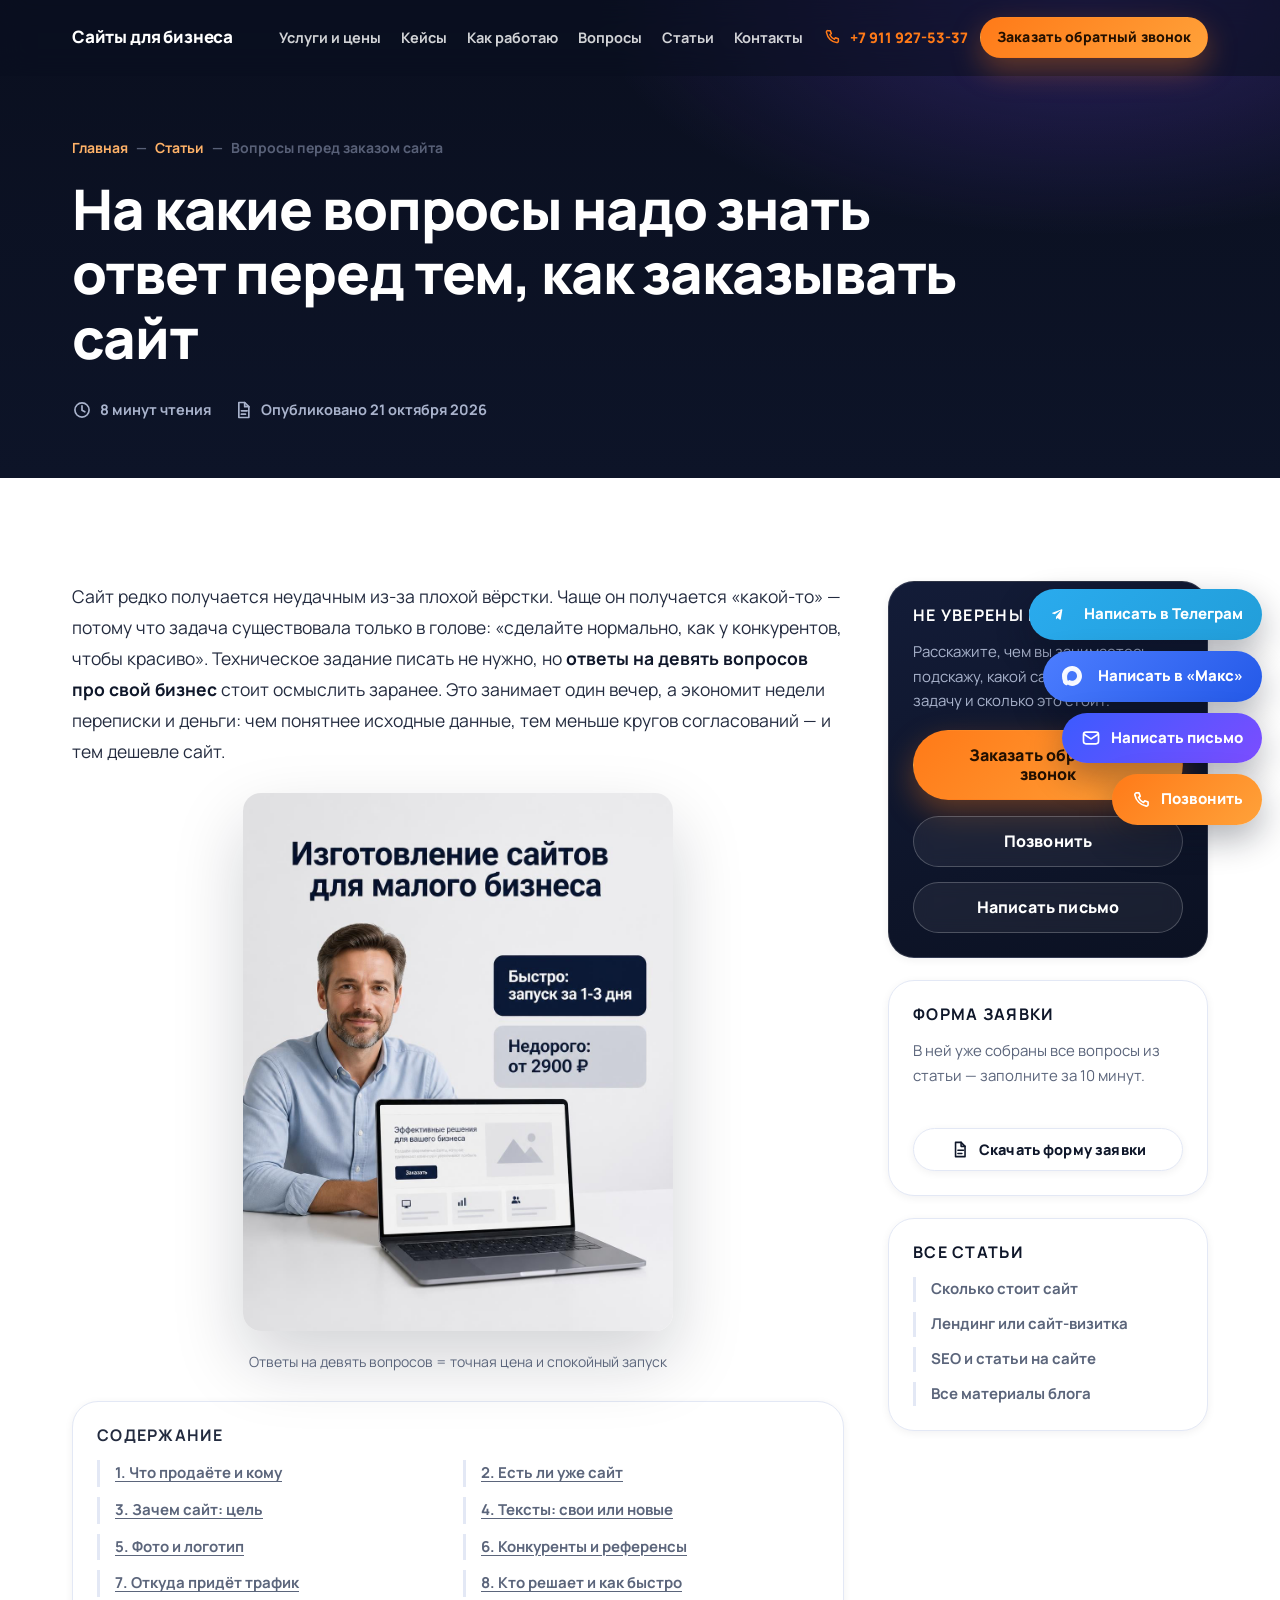
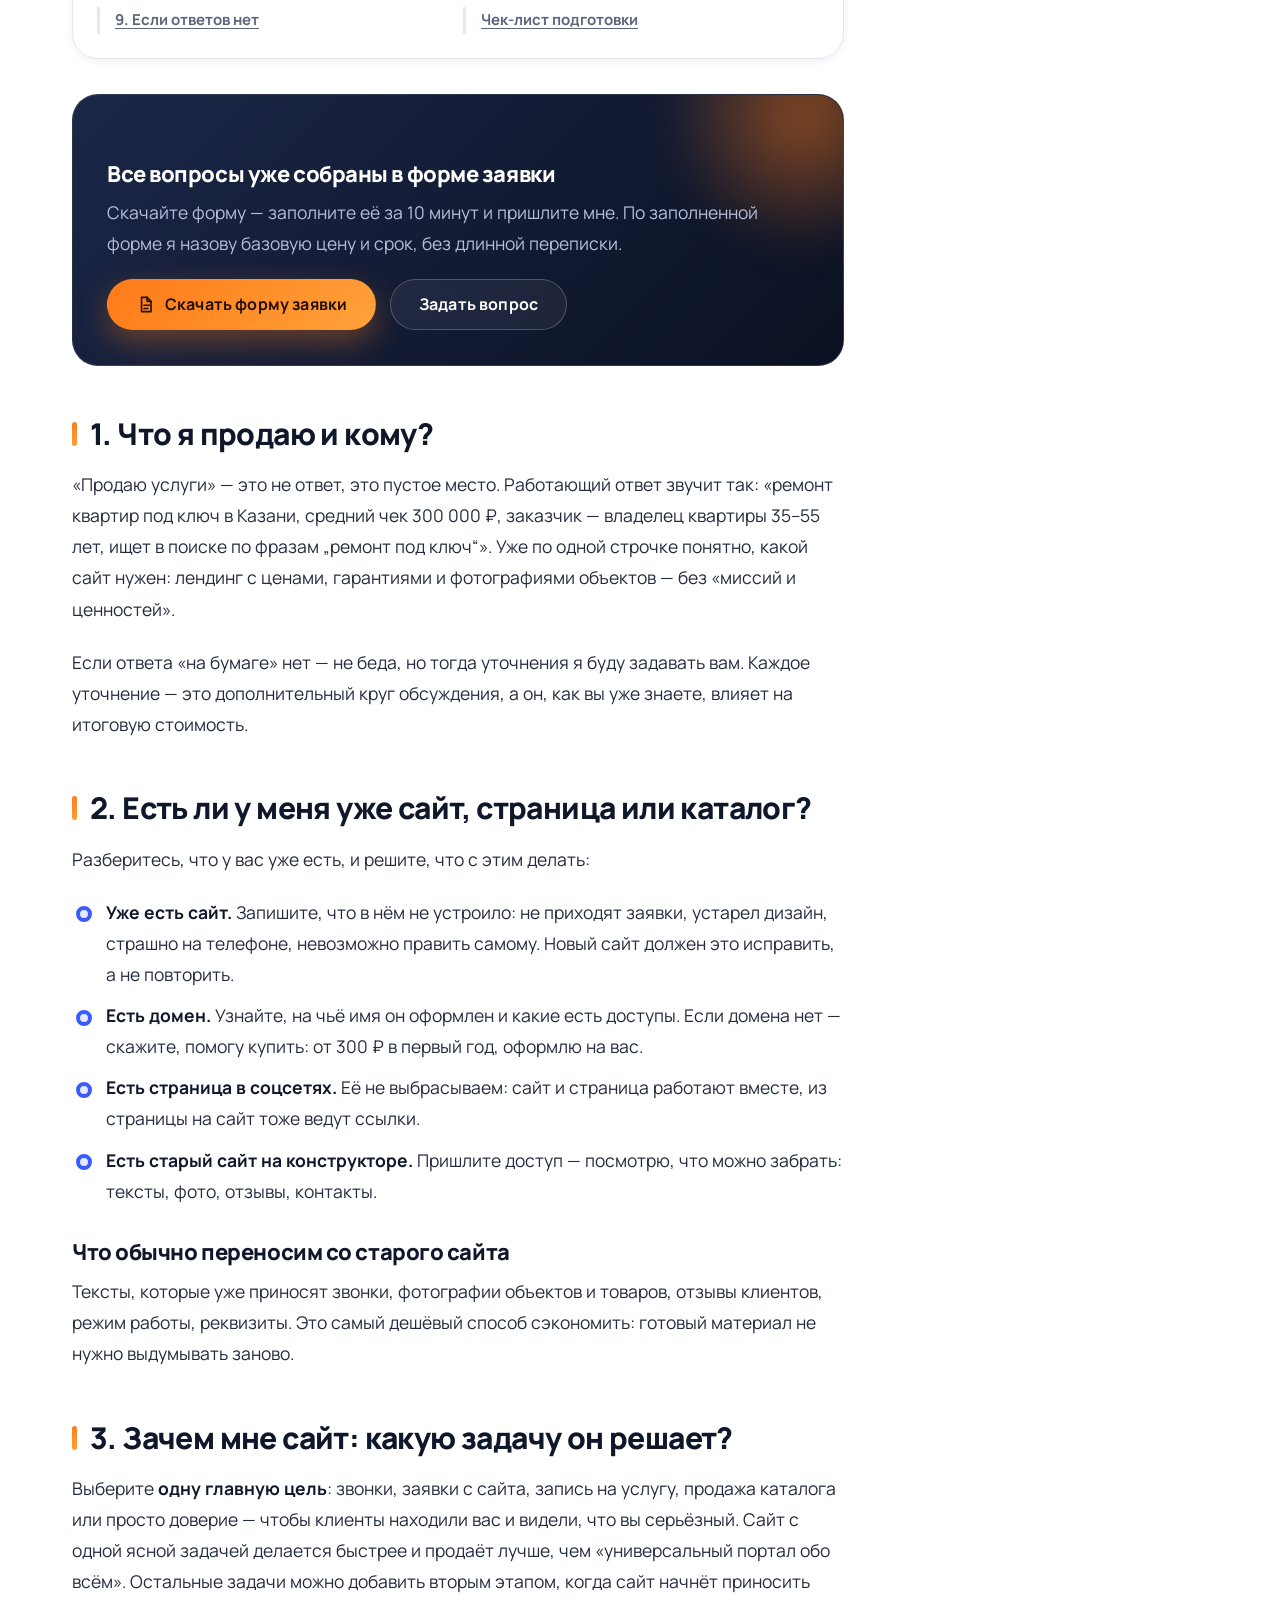
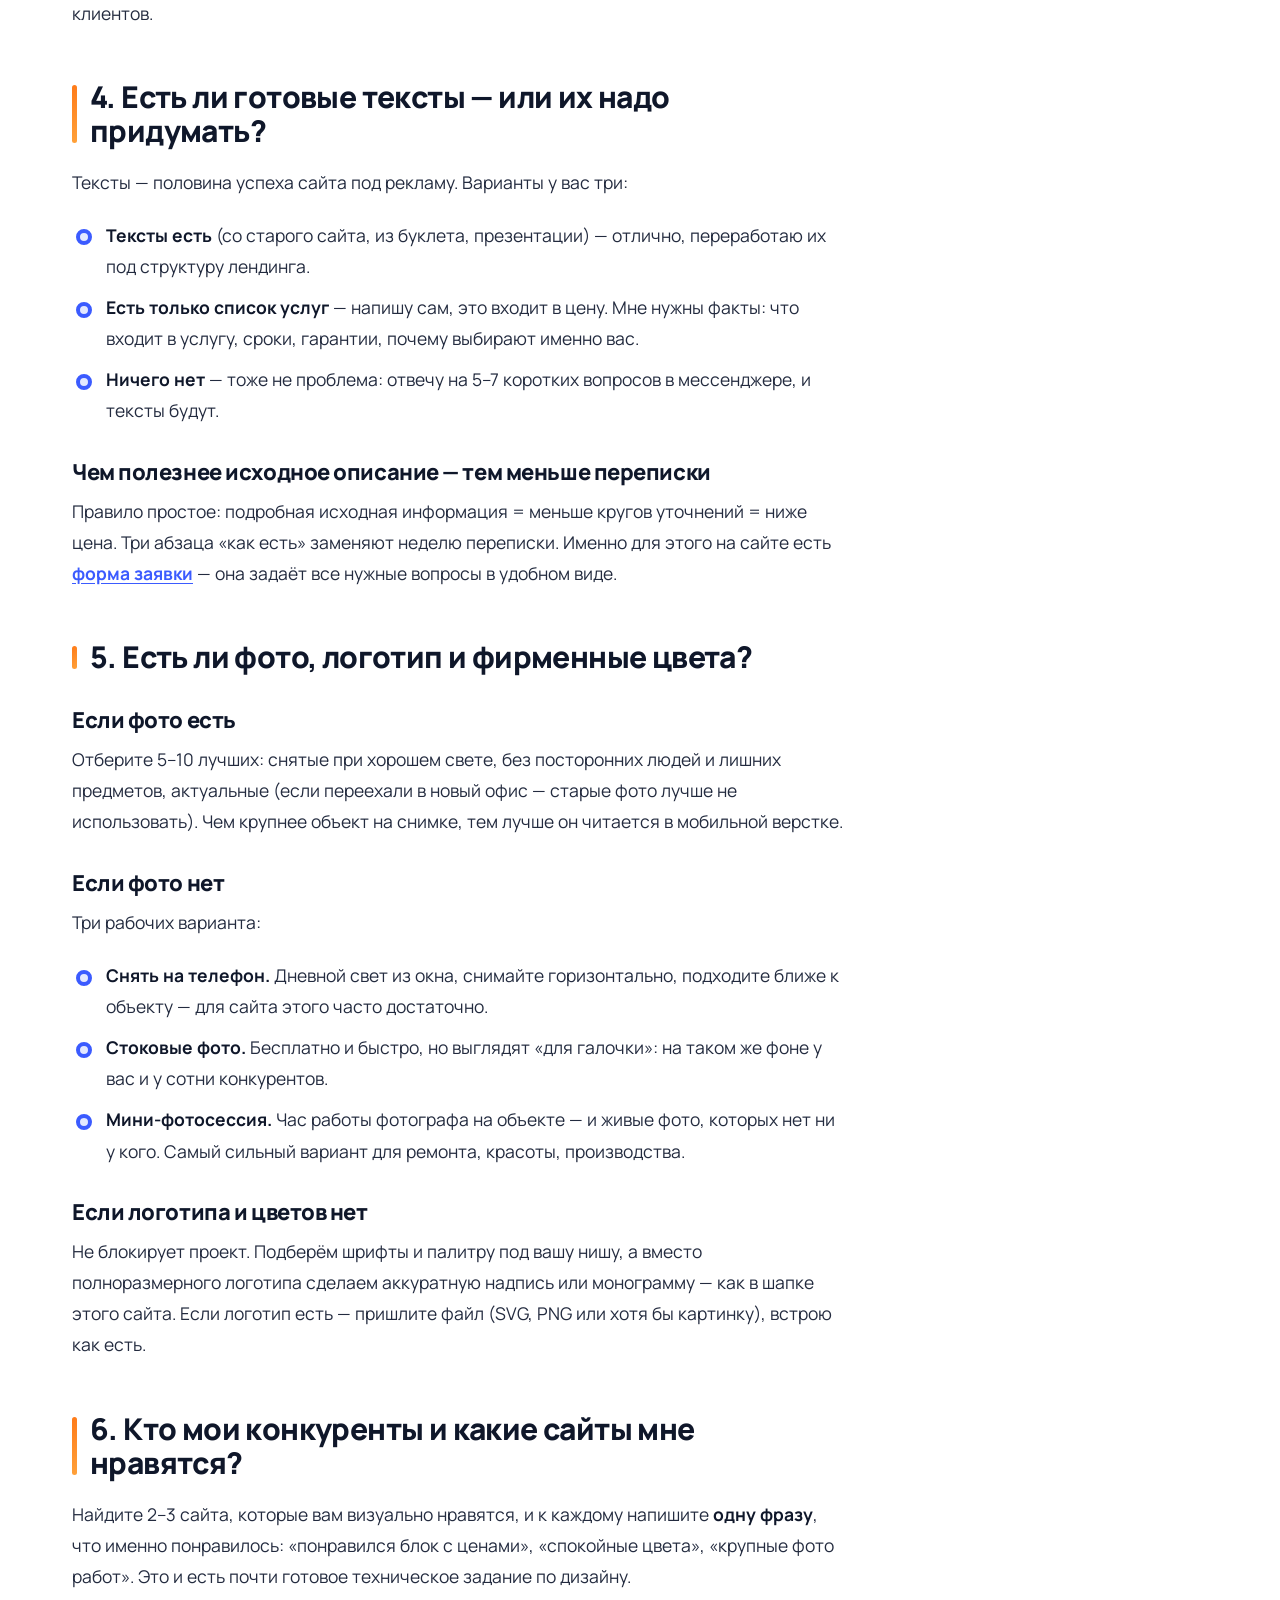
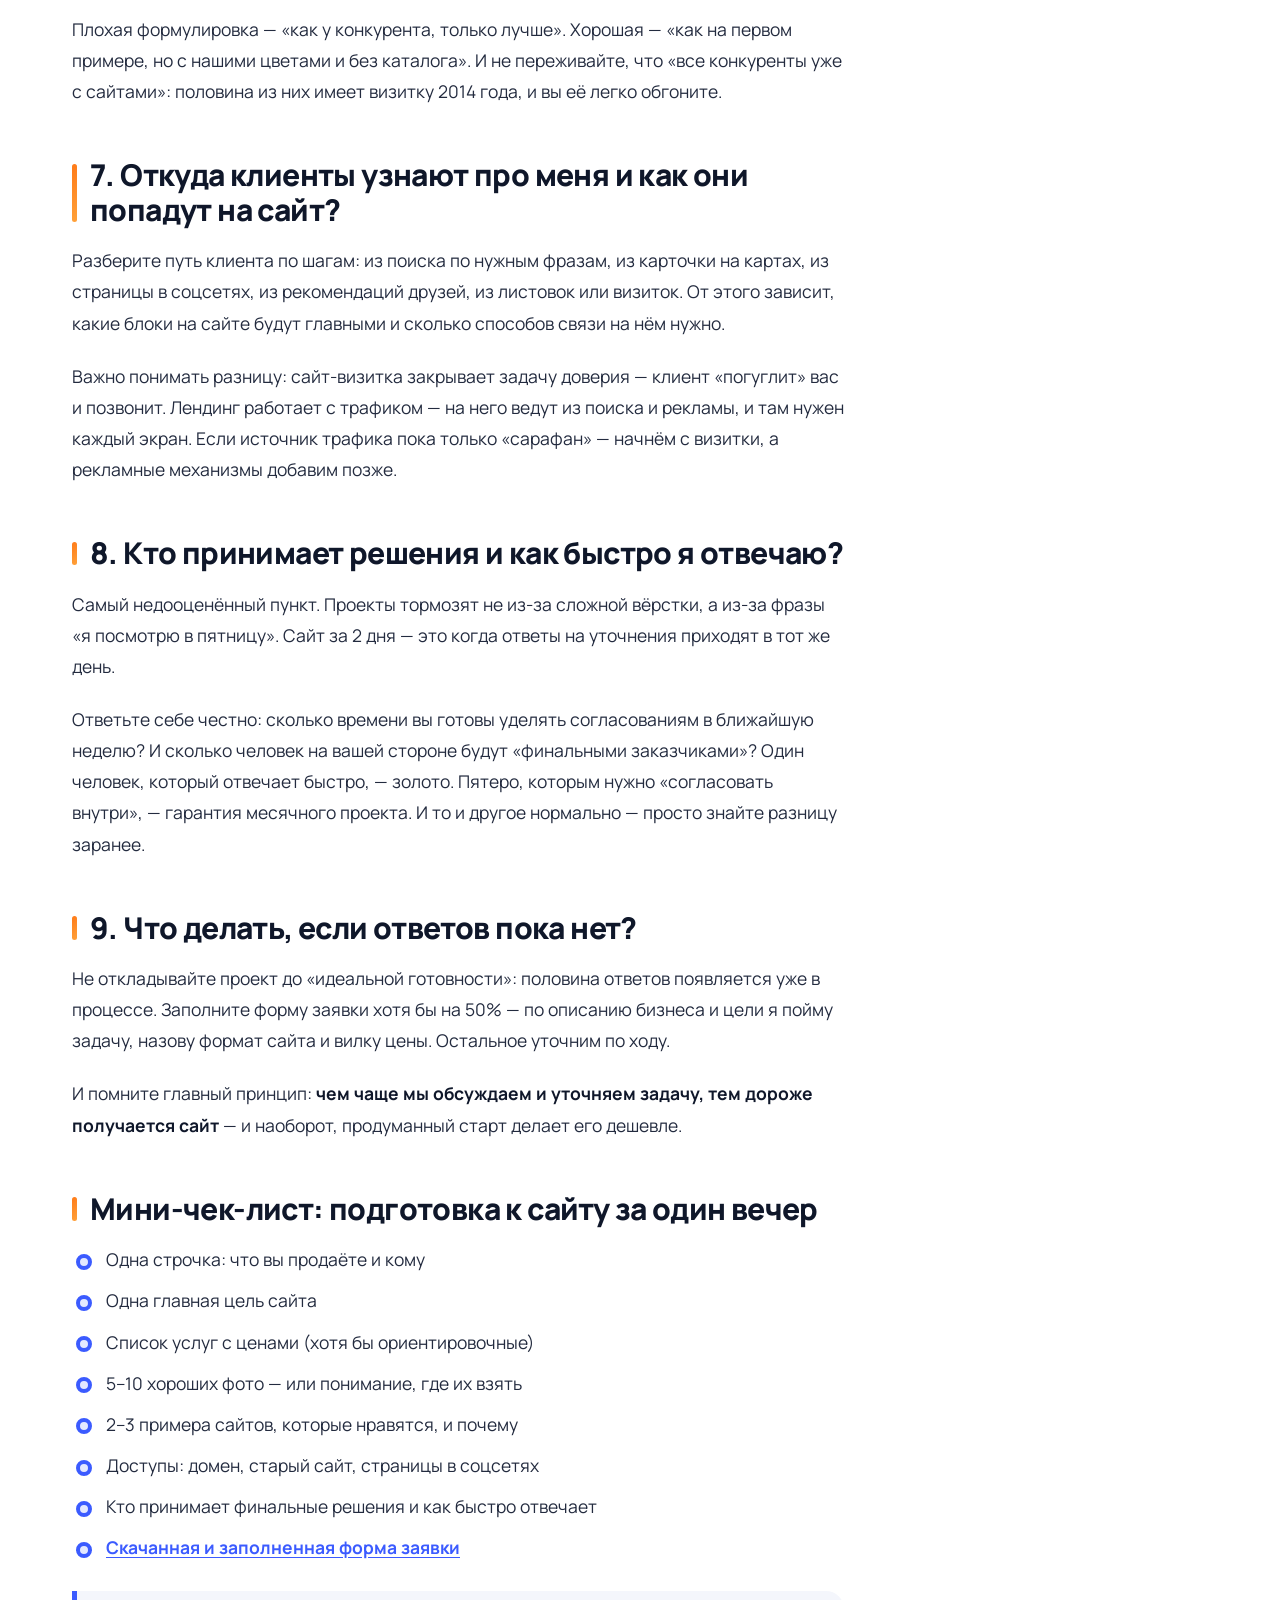
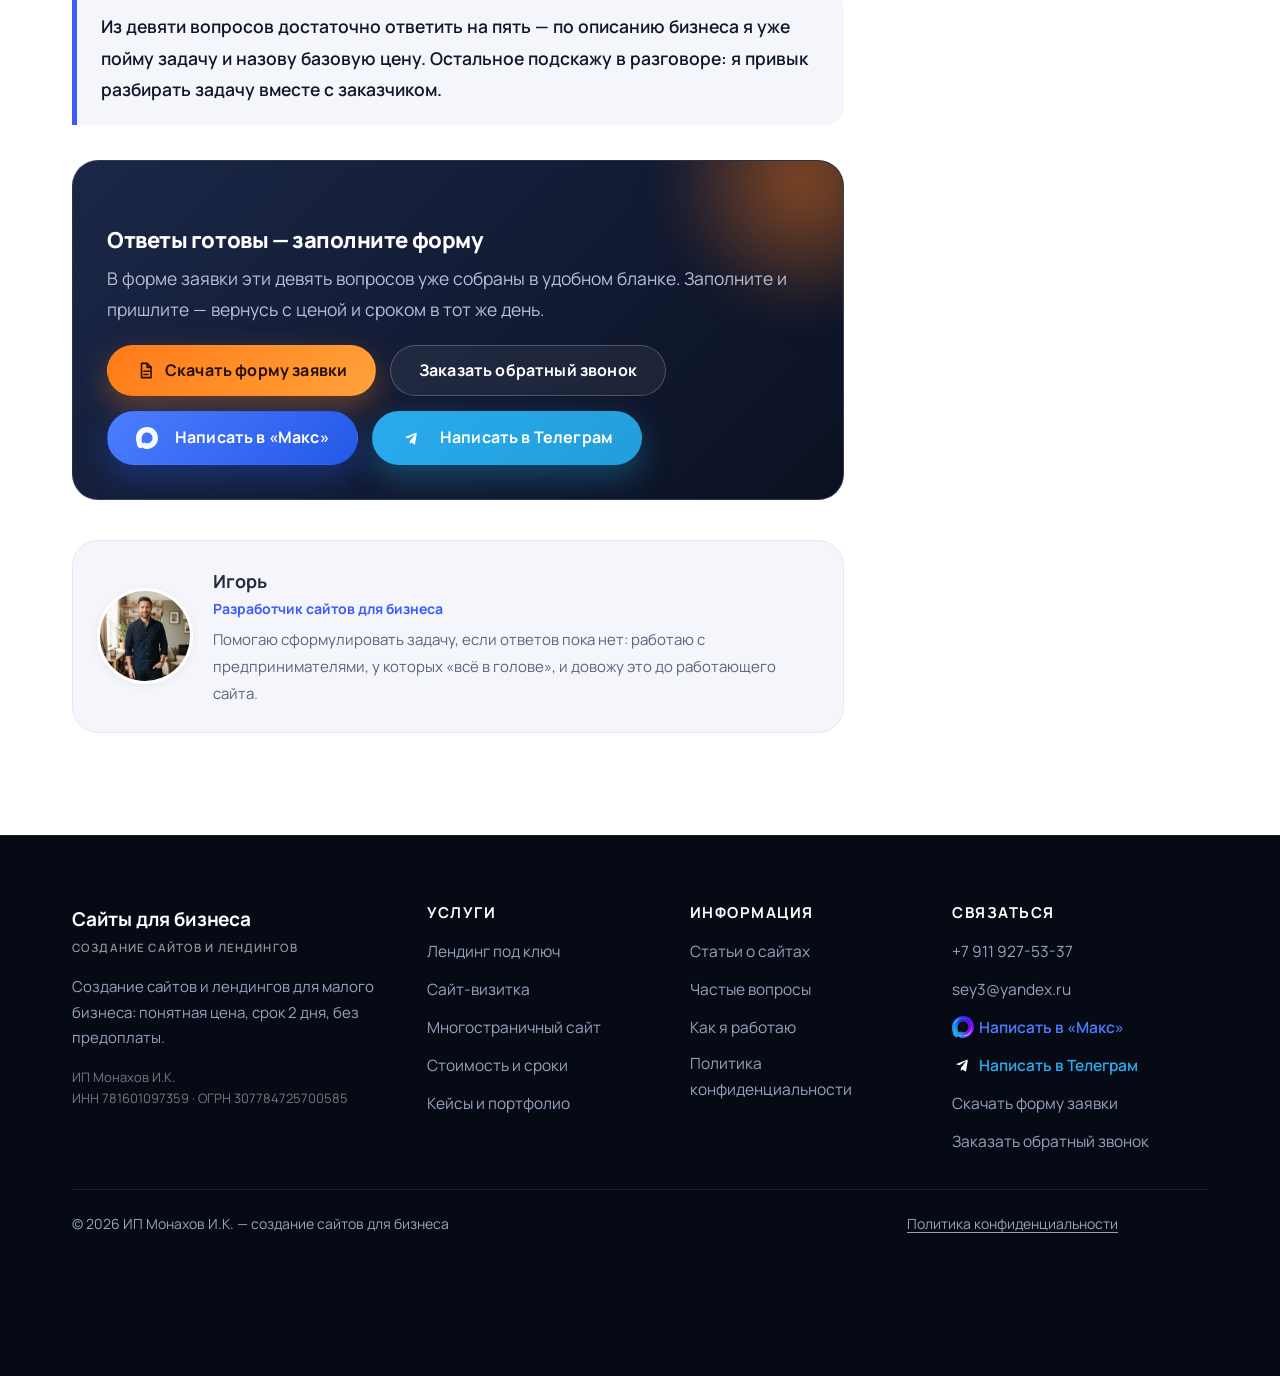
<file: articles/voprosy-pered-zakazom-sayta.html>
﻿<!DOCTYPE html>
<html lang="ru">
<head>
  <meta charset="UTF-8">
  <meta name="viewport" content="width=device-width, initial-scale=1.0">

  <title>На какие вопросы надо знать ответ перед тем, как заказывать сайт: чек-лист</title>
  <meta name="description" content="Девять вопросов про свой бизнес, которые стоит осмыслить до заказа сайта: цель сайта, старый сайт и доступы, готовые тексты и фото, референсы, источники трафика, скорость согласований. С бесплатной формой заявки.">
  <meta name="keywords" content="что нужно знать перед заказом сайта, бриф на сайт, вопросы заказчику сайта, какие материалы нужны для сайта, где взять фото для сайта, техзадание на лендинг простыми словами">
  <meta name="author" content="Игорь — создание сайтов для бизнеса">
  <meta name="robots" content="index, follow, max-image-preview:large">
  <meta name="theme-color" content="#0A0F1F">
  <link rel="canonical" href="https://landing-site.ru/articles/voprosy-pered-zakazom-sayta.html">

  <meta property="og:type" content="article">
  <meta property="og:locale" content="ru_RU">
  <meta property="og:site_name" content="Игорь — сайты для бизнеса">
  <meta property="og:title" content="На какие вопросы надо знать ответ перед тем, как заказывать сайт">
  <meta property="og:description" content="Чек-лист заказчика: 9 вопросов про свой бизнес — цель сайта, старый сайт, тексты, фото, референсы и трафик.">
  <meta property="og:image" content="https://landing-site.ru/img/banner-price.jpg">
  <meta property="og:url" content="https://landing-site.ru/articles/voprosy-pered-zakazom-sayta.html">
  <meta property="article:published_time" content="2026-10-21">
  <meta name="twitter:card" content="summary_large_image">

  <link rel="icon" type="image/svg+xml" href="../img/favicon.svg">
  <link rel="preconnect" href="https://fonts.googleapis.com">
  <link rel="preconnect" href="https://fonts.gstatic.com" crossorigin>
  <link href="https://fonts.googleapis.com/css2?family=Manrope:wght@500;600;700;800&display=swap" rel="stylesheet">
  <link rel="stylesheet" href="../css/style.css">

  <script type="application/ld+json">
  {
    "@context": "https://schema.org",
    "@type": "Article",
    "headline": "На какие вопросы надо знать ответ перед тем, как заказывать сайт",
    "description": "Девять вопросов про свой бизнес до заказа сайта: цель, старый сайт и доступы, тексты, фото, конкуренты, трафик и скорость согласований.",
    "inLanguage": "ru-RU",
    "datePublished": "2026-10-21",
    "dateModified": "2026-10-23",
    "author": {"@type": "Person", "name": "Игорь"},
    "mainEntityOfPage": {"@type": "WebPage", "@id": "https://landing-site.ru/articles/voprosy-pered-zakazom-sayta.html"},
    "image": "https://landing-site.ru/img/banner-price.jpg"
  }
  </script>

  <script type="application/ld+json">
  {
    "@context": "https://schema.org",
    "@type": "BreadcrumbList",
    "itemListElement": [
      {"@type": "ListItem", "position": 1, "name": "Главная", "item": "https://landing-site.ru/"},
      {"@type": "ListItem", "position": 2, "name": "Статьи", "item": "https://landing-site.ru/articles.html"},
      {"@type": "ListItem", "position": 3, "name": "Вопросы перед заказом сайта", "item": "https://landing-site.ru/articles/voprosy-pered-zakazom-sayta.html"}
    ]
  }
  </script>
</head>
<body>

  <svg xmlns="http://www.w3.org/2000/svg" style="display:none" aria-hidden="true">
    <symbol id="i-check" viewBox="0 0 24 24"><path d="M4 12.5l5 5L20 6.5"/></symbol>
    <symbol id="i-phone" viewBox="0 0 24 24"><path d="M6.6 3.5h3l1.5 4-2 1.5a12 12 0 0 0 5.9 5.9l1.5-2 4 1.5v3a2 2 0 0 1-2.2 2A17.5 17.5 0 0 1 4.6 5.7 2 2 0 0 1 6.6 3.5z"/></symbol>
    <symbol id="i-mail" viewBox="0 0 24 24"><rect x="3" y="5" width="18" height="14" rx="3"/><path d="M3.5 7.5L12 13l8.5-5.5"/></symbol>
    <symbol id="i-clock" viewBox="0 0 24 24"><circle cx="12" cy="12" r="8.5"/><path d="M12 7v5.2l3.4 2"/></symbol>
    <symbol id="i-shield" viewBox="0 0 24 24"><path d="M12 3l7 3v5.2c0 4.9-3.4 8.4-7 9.8-3.6-1.4-7-4.9-7-9.8V6z"/><path d="M8.6 12l2.3 2.3 4.5-4.6"/></symbol>
    <symbol id="i-arrow" viewBox="0 0 24 24"><path d="M5 12h13M13 6l6 6-6 6"/></symbol>
    <symbol id="i-doc" viewBox="0 0 24 24"><path d="M7 3h7l5 5v13H7z"/><path d="M14 3v5h5M10 13h7M10 17h5"/></symbol>
    <symbol id="i-chat" viewBox="0 0 24 24"><path d="M4 5.5h16v11H9.5L4.5 20.5V16.5H4z"/><path d="M8 10h8M8 13h5"/></symbol>
  </svg>

  <div class="scroll-progress" aria-hidden="true"></div>
  <a class="skip-link" href="#main">Перейти к содержанию</a>

  <header class="header is-scrolled">
    <div class="header__inner">
      <a class="header__brand" href="../index.html">Сайты для бизнеса</a>
      <nav class="nav" aria-label="Основная навигация">
        <a href="../index.html#services">Услуги и цены</a>
        <a href="../index.html#portfolio">Кейсы</a>
        <a href="../index.html#process">Как работаю</a>
        <a href="../index.html#faq">Вопросы</a>
        <a href="../articles.html" data-page>Статьи</a>
        <a href="../index.html#contacts">Контакты</a>
      </nav>
      <div class="header__actions">
        <a class="link-phone" href="tel:+79119275337">
          <svg class="icon" aria-hidden="true"><use href="#i-phone"/></svg>+7 911 927-53-37
        </a>
        <a class="btn btn--cta btn--sm" href="#form" data-modal-open>Заказать обратный звонок</a>
        <button class="burger" type="button" aria-label="Открыть меню" aria-expanded="false">
          <span></span><span></span><span></span>
        </button>
      </div>
    </div>
  </header>

  <div class="mobile-menu">
    <a class="m-link" href="../index.html">Главная</a>
    <a class="m-link" href="../index.html#services">Услуги и цены</a>
    <a class="m-link" href="../index.html#portfolio">Кейсы</a>
    <a class="m-link" href="../index.html#process">Как я работаю</a>
    <a class="m-link" href="../index.html#faq">Частые вопросы</a>
    <a class="m-link" href="../articles.html" data-page>Статьи</a>
    <a class="m-link" href="../index.html#contacts">Контакты</a>
    <div class="m-contacts">
      <a href="tel:+79119275337"><svg class="icon" aria-hidden="true"><use href="#i-phone"/></svg>+7 911 927-53-37</a>
      <a href="mailto:sey3@yandex.ru"><svg class="icon" aria-hidden="true"><use href="#i-mail"/></svg>sey3@yandex.ru</a>
      <a class="btn btn--cta" href="#form" data-modal-open>Заказать обратный звонок</a>
    </div>
  </div>

  <main id="main">

    <section class="page-head">
      <div class="container">
        <nav class="breadcrumbs" aria-label="Хлебные крошки">
          <a href="../index.html">Главная</a><span>—</span>
          <a href="../articles.html">Статьи</a><span>—</span>
          <span>Вопросы перед заказом сайта</span>
        </nav>
        <h1>На какие вопросы надо знать ответ перед тем, как заказывать сайт</h1>
        <div class="page-head__meta">
          <span><svg class="icon" aria-hidden="true"><use href="#i-clock"/></svg> 8 минут чтения</span>
          <span><svg class="icon" aria-hidden="true"><use href="#i-doc"/></svg> Опубликовано 21 октября 2026</span>
        </div>
      </div>
    </section>

    <section class="section">
      <div class="container">
        <div class="article-wrap">

          <article class="prose">
            <p>
              Сайт редко получается неудачным из-за плохой вёрстки. Чаще он получается «какой-то» — потому что
              задача существовала только в голове: «сделайте нормально, как у конкурентов, чтобы красиво».
              Техническое задание писать не нужно, но <strong>ответы на девять вопросов про свой бизнес</strong>
              стоит осмыслить заранее. Это занимает один вечер, а экономит недели переписки и деньги:
              чем понятнее исходные данные, тем меньше кругов согласований — и тем дешевле сайт.
            </p>

            <figure style="margin:26px auto; max-width:430px">
              <img src="../img/banner-laptop.jpg" width="1024" height="1280" loading="lazy"
                   alt="Подготовка к заказу сайта: ноутбук с примером лендинга на белом столе"
                   style="width:100%; height:auto; border-radius:18px; box-shadow:var(--sh-lg)">
              <figcaption style="font-size:14px; color:var(--muted); margin-top:10px; text-align:center">
                Ответы на девять вопросов = точная цена и спокойный запуск
              </figcaption>
            </figure>

            <div class="aside-card toc-box">
              <h4>Содержание</h4>
              <nav class="toc" aria-label="Содержание статьи">
                <a href="#q1">1. Что продаёте и кому</a>
                <a href="#q2">2. Есть ли уже сайт</a>
                <a href="#q3">3. Зачем сайт: цель</a>
                <a href="#q4">4. Тексты: свои или новые</a>
                <a href="#q5">5. Фото и логотип</a>
                <a href="#q6">6. Конкуренты и референсы</a>
                <a href="#q7">7. Откуда придёт трафик</a>
                <a href="#q8">8. Кто решает и как быстро</a>
                <a href="#net-otvetov">9. Если ответов нет</a>
                <a href="#cheklist">Чек-лист подготовки</a>
              </nav>
            </div>

            <div class="article-cta">
              <h3>Все вопросы уже собраны в форме заявки</h3>
              <p>Скачайте форму — заполните её за 10 минут и пришлите мне. По заполненной форме я назову базовую цену и срок, без длинной переписки.</p>
              <div class="btn-row">
                <a class="btn btn--cta" href="../files/forma-zayavki.docx" download>
                  <svg class="icon" aria-hidden="true"><use href="#i-doc"/></svg> Скачать форму заявки
                </a>
                <a class="btn btn--ghost" href="#form" data-modal-open>Задать вопрос</a>
              </div>
            </div>

            <h2 id="q1">1. Что я продаю и кому?</h2>
            <p>
              «Продаю услуги» — это не ответ, это пустое место. Работающий ответ звучит так:
              «ремонт квартир под ключ в Казани, средний чек 300 000 ₽, заказчик — владелец квартиры
              35–55 лет, ищет в поиске по фразам „ремонт под ключ“». Уже по одной строчке понятно,
              какой сайт нужен: лендинг с ценами, гарантиями и фотографиями объектов — без «миссий и ценностей».
            </p>
            <p>
              Если ответа «на бумаге» нет — не беда, но тогда уточнения я буду задавать вам.
              Каждое уточнение — это дополнительный круг обсуждения, а он, как вы уже знаете,
              влияет на итоговую стоимость.
            </p>

            <h2 id="q2">2. Есть ли у меня уже сайт, страница или каталог?</h2>
            <p>
              Разберитесь, что у вас уже есть, и решите, что с этим делать:
            </p>
            <ul>
              <li><strong>Уже есть сайт.</strong> Запишите, что в нём не устроило: не приходят заявки, устарел дизайн, страшно на телефоне, невозможно править самому. Новый сайт должен это исправить, а не повторить.</li>
              <li><strong>Есть домен.</strong> Узнайте, на чьё имя он оформлен и какие есть доступы. Если домена нет — скажите, помогу купить: от 300 ₽ в первый год, оформлю на вас.</li>
              <li><strong>Есть страница в соцсетях.</strong> Её не выбрасываем: сайт и страница работают вместе, из страницы на сайт тоже ведут ссылки.</li>
              <li><strong>Есть старый сайт на конструкторе.</strong> Пришлите доступ — посмотрю, что можно забрать: тексты, фото, отзывы, контакты.</li>
            </ul>

            <h3 id="q2a">Что обычно переносим со старого сайта</h3>
            <p>
              Тексты, которые уже приносят звонки, фотографии объектов и товаров, отзывы клиентов,
              режим работы, реквизиты. Это самый дешёвый способ сэкономить: готовый материал
              не нужно выдумывать заново.
            </p>

            <h2 id="q3">3. Зачем мне сайт: какую задачу он решает?</h2>
            <p>
              Выберите <strong>одну главную цель</strong>: звонки, заявки с сайта, запись на услугу,
              продажа каталога или просто доверие — чтобы клиенты находили вас и видели, что вы серьёзный.
              Сайт с одной ясной задачей делается быстрее и продаёт лучше, чем «универсальный портал
              обо всём». Остальные задачи можно добавить вторым этапом, когда сайт начнёт приносить клиентов.
            </p>

            <h2 id="q4">4. Есть ли готовые тексты — или их надо придумать?</h2>
            <p>
              Тексты — половина успеха сайта под рекламу. Варианты у вас три:
            </p>
            <ul>
              <li><strong>Тексты есть</strong> (со старого сайта, из буклета, презентации) — отлично, переработаю их под структуру лендинга.</li>
              <li><strong>Есть только список услуг</strong> — напишу сам, это входит в цену. Мне нужны факты: что входит в услугу, сроки, гарантии, почему выбирают именно вас.</li>
              <li><strong>Ничего нет</strong> — тоже не проблема: отвечу на 5–7 коротких вопросов в мессенджере, и тексты будут.</li>
            </ul>

            <h3 id="q4a">Чем полезнее исходное описание — тем меньше переписки</h3>
            <p>
              Правило простое: подробная исходная информация = меньше кругов уточнений = ниже цена.
              Три абзаца «как есть» заменяют неделю переписки. Именно для этого на сайте есть
              <a href="../files/forma-zayavki.docx" download>форма заявки</a> — она задаёт все нужные вопросы
              в удобном виде.
            </p>

            <h2 id="q5">5. Есть ли фото, логотип и фирменные цвета?</h2>

            <h3 id="q5a">Если фото есть</h3>
            <p>
              Отберите 5–10 лучших: снятые при хорошем свете, без посторонних людей и лишних предметов,
              актуальные (если переехали в новый офис — старые фото лучше не использовать).
              Чем крупнее объект на снимке, тем лучше он читается в мобильной верстке.
            </p>

            <h3 id="q5b">Если фото нет</h3>
            <p>
              Три рабочих варианта:
            </p>
            <ul>
              <li><strong>Снять на телефон.</strong> Дневной свет из окна, снимайте горизонтально, подходите ближе к объекту — для сайта этого часто достаточно.</li>
              <li><strong>Стоковые фото.</strong> Бесплатно и быстро, но выглядят «для галочки»: на таком же фоне у вас и у сотни конкурентов.</li>
              <li><strong>Мини-фотосессия.</strong> Час работы фотографа на объекте — и живые фото, которых нет ни у кого. Самый сильный вариант для ремонта, красоты, производства.</li>
            </ul>

            <h3 id="q5c">Если логотипа и цветов нет</h3>
            <p>
              Не блокирует проект. Подберём шрифты и палитру под вашу нишу, а вместо полноразмерного
              логотипа сделаем аккуратную надпись или монограмму — как в шапке этого сайта.
              Если логотип есть — пришлите файл (SVG, PNG или хотя бы картинку), встрою как есть.
            </p>

            <h2 id="q6">6. Кто мои конкуренты и какие сайты мне нравятся?</h2>
            <p>
              Найдите 2–3 сайта, которые вам визуально нравятся, и к каждому напишите <strong>одну фразу</strong>,
              что именно понравилось: «понравился блок с ценами», «спокойные цвета», «крупные фото работ».
              Это и есть почти готовое техническое задание по дизайну.
            </p>
            <p>
              Плохая формулировка — «как у конкурента, только лучше». Хорошая — «как на первом примере,
              но с нашими цветами и без каталога». И не переживайте, что «все конкуренты уже с сайтами»:
              половина из них имеет визитку 2014 года, и вы её легко обгоните.
            </p>

            <h2 id="q7">7. Откуда клиенты узнают про меня и как они попадут на сайт?</h2>
            <p>
              Разберите путь клиента по шагам: из поиска по нужным фразам, из карточки на картах,
              из страницы в соцсетях, из рекомендаций друзей, из листовок или визиток.
              От этого зависит, какие блоки на сайте будут главными и сколько способов связи на нём нужно.
            </p>
            <p>
              Важно понимать разницу: сайт-визитка закрывает задачу доверия — клиент «погуглит» вас
              и позвонит. Лендинг работает с трафиком — на него ведут из поиска и рекламы, и там
              нужен каждый экран. Если источник трафика пока только «сарафан» — начнём с визитки,
              а рекламные механизмы добавим позже.
            </p>

            <h2 id="q8">8. Кто принимает решения и как быстро я отвечаю?</h2>
            <p>
              Самый недооценённый пункт. Проекты тормозят не из-за сложной вёрстки, а из-за фразы
              «я посмотрю в пятницу». Сайт за 2 дня — это когда ответы на уточнения приходят в тот же день.
            </p>
            <p>
              Ответьте себе честно: сколько времени вы готовы уделять согласованиям в ближайшую неделю?
              И сколько человек на вашей стороне будут «финальными заказчиками»? Один человек, который
              отвечает быстро, — золото. Пятеро, которым нужно «согласовать внутри», — гарантия
              месячного проекта. И то и другое нормально — просто знайте разницу заранее.
            </p>

            <h2 id="net-otvetov">9. Что делать, если ответов пока нет?</h2>
            <p>
              Не откладывайте проект до «идеальной готовности»: половина ответов появляется уже в процессе.
              Заполните форму заявки хотя бы на 50% — по описанию бизнеса и цели я пойму задачу,
              назову формат сайта и вилку цены. Остальное уточним по ходу.
            </p>
            <p>
              И помните главный принцип: <strong>чем чаще мы обсуждаем и уточняем задачу, тем дороже
              получается сайт</strong> — и наоборот, продуманный старт делает его дешевле.
            </p>

            <h2 id="cheklist">Мини-чек-лист: подготовка к сайту за один вечер</h2>
            <ul>
              <li>Одна строчка: что вы продаёте и кому</li>
              <li>Одна главная цель сайта</li>
              <li>Список услуг с ценами (хотя бы ориентировочные)</li>
              <li>5–10 хороших фото — или понимание, где их взять</li>
              <li>2–3 примера сайтов, которые нравятся, и почему</li>
              <li>Доступы: домен, старый сайт, страницы в соцсетях</li>
              <li>Кто принимает финальные решения и как быстро отвечает</li>
              <li><a href="../files/forma-zayavki.docx" download>Скачанная и заполненная форма заявки</a></li>
            </ul>

            <blockquote>
              Из девяти вопросов достаточно ответить на пять — по описанию бизнеса я уже пойму задачу
              и назову базовую цену. Остальное подскажу в разговоре: я привык разбирать задачу вместе с заказчиком.
            </blockquote>

            <div class="article-cta">
              <h3>Ответы готовы — заполните форму</h3>
              <p>В форме заявки эти девять вопросов уже собраны в удобном бланке. Заполните и пришлите —
                вернусь с ценой и сроком в тот же день.</p>
              <div class="btn-row">
                <a class="btn btn--cta" href="../files/forma-zayavki.docx" download>
                  <svg class="icon" aria-hidden="true"><use href="#i-doc"/></svg> Скачать форму заявки
                </a>
                <a class="btn btn--ghost" href="#form" data-modal-open>Заказать обратный звонок</a>
                <a class="btn btn--max" href="https://web.max.ru/79119275337" target="_blank" rel="noopener">
                  <img class="max-logo" src="../img/max-logo.svg" alt="" width="22" height="22"> Написать в «Макс»
                </a>
                <a class="btn btn--tg" href="tg://user?id=526599691" target="_blank" rel="noopener"><img class="telegram-logo" src="../img/telegram-logo.svg" alt="" width="22" height="22"> Написать в Телеграм</a>
              </div>
            </div>

            <div class="author-box">
              <img src="../img/portrait.jpg" width="96" height="96" loading="lazy" alt="Портрет автора статьи — Игорь">
              <div>
                <b>Игорь</b>
                <span>Разработчик сайтов для бизнеса</span>
                <p>Помогаю сформулировать задачу, если ответов пока нет: работаю с предпринимателями,
                  у которых «всё в голове», и довожу это до работающего сайта.</p>
              </div>
            </div>
          </article>

          <aside class="aside">
            <div class="aside-card aside-card--dark">
              <h4>Не уверены в ответах?</h4>
              <p>Расскажите, чем вы занимаетесь — подскажу, какой сайт решит вашу задачу и сколько это стоит.</p>
              <div class="form-grid" style="margin-top:16px">
                <a class="btn btn--cta btn--block" href="#form" data-modal-open>Заказать обратный звонок</a>
                <a class="btn btn--ghost btn--block" href="tel:+79119275337">Позвонить</a>
                <a class="btn btn--ghost btn--block" href="mailto:sey3@yandex.ru">Написать письмо</a>
              </div>
            </div>

            <div class="aside-card">
              <h4>Форма заявки</h4>
              <p style="color:var(--muted); font-size:15px">В ней уже собраны все вопросы из статьи — заполните за 10 минут.</p>
              <a class="btn btn--outline btn--block btn--sm mt-24" href="../files/forma-zayavki.docx" download>
                <svg class="icon" aria-hidden="true"><use href="#i-doc"/></svg> Скачать форму заявки
              </a>
            </div>

            

            <div class="aside-card">
              <h4>Все статьи</h4>
              <nav class="toc" aria-label="Другие статьи">
                <a href="skolko-stoit-sayt-yandex-direct.html">Сколько стоит сайт</a>
                <a href="lending-ili-sayt-vizitka.html">Лендинг или сайт-визитка</a>
                <a href="seo-stati-ranzhirovanie.html">SEO и статьи на сайте</a>
                <a href="../articles.html">Все материалы блога</a>
              </nav>
            </div>
          </aside>
        </div>
      </div>
    </section>
  </main>

  <footer class="footer">
    <div class="container">
      <div class="footer__grid">
        <div>
          <div class="footer__brand">
            <b>Сайты для бизнеса</b>
            <span>создание сайтов и лендингов</span>
          </div>
          <p class="footer__about">
            Создание сайтов и лендингов для малого бизнеса: понятная цена,
            срок 2 дня, без предоплаты.
          </p>
          <p class="footer__legal">
            ИП Монахов И.К.<br>
            ИНН 781601097359 · ОГРН 307784725700585
          </p>
        </div>
        <div>
          <h4>Услуги</h4>
          <ul>
            <li><a href="../index.html#services">Лендинг под ключ</a></li>
            <li><a href="../index.html#services">Сайт-визитка</a></li>
            <li><a href="../index.html#services">Многостраничный сайт</a></li>
            <li><a href="../index.html#services">Стоимость и сроки</a></li>
            <li><a href="../index.html#portfolio">Кейсы и портфолио</a></li>
          </ul>
        </div>
        <div>
          <h4>Информация</h4>
          <ul>
            <li><a href="../articles.html">Статьи о сайтах</a></li>
            <li><a href="../index.html#faq">Частые вопросы</a></li>
            <li><a href="../index.html#process">Как я работаю</a></li>
            <li><a href="../privacy.html">Политика конфиденциальности</a></li>
          </ul>
        </div>
        <div>
          <h4>Связаться</h4>
          <ul>
            <li><a href="tel:+79119275337">+7 911 927-53-37</a></li>
            <li><a href="mailto:sey3@yandex.ru">sey3@yandex.ru</a></li>
            <li><a class="link-max" href="https://web.max.ru/79119275337" target="_blank" rel="noopener"><img class="max-logo" src="../img/max-logo.svg" alt="" width="22" height="22">Написать в «Макс»</a></li>
            <li><a class="link-tg" href="tg://user?id=526599691" target="_blank" rel="noopener"><img class="telegram-logo" src="../img/telegram-logo.svg" alt="" width="22" height="22">Написать в Телеграм</a></li>
            <li><a href="../files/forma-zayavki.docx" download>Скачать форму заявки</a></li>
            <li><a href="#form" data-modal-open>Заказать обратный звонок</a></li>
          </ul>
        </div>
      </div>
      <div class="footer__bottom">
        <span>© <span data-year>2026</span> ИП Монахов И.К. — создание сайтов для бизнеса</span>
        <span><a href="../privacy.html">Политика конфиденциальности</a></span>
      </div>
    </div>
  </footer>

  <div class="fab">
    <a class="fab__tg" href="tg://user?id=526599691" target="_blank" rel="noopener" aria-label="Написать в Телеграм">
      <img class="telegram-logo" src="../img/telegram-logo.svg" alt="" width="22" height="22"><span class="fab__label">Написать в Телеграм</span>
    </a>
    <a class="fab__wa" href="https://web.max.ru/79119275337" target="_blank" rel="noopener"
       aria-label="Написать в «Макс»">
      <img class="max-logo" src="../img/max-logo.svg" alt="" width="22" height="22"><span class="fab__label">Написать в «Макс»</span>
    </a>
    <a class="fab__mail" href="mailto:sey3@yandex.ru" aria-label="Написать письмо">
      <svg class="icon" aria-hidden="true"><use href="#i-mail"/></svg><span class="fab__label">Написать письмо</span>
    </a>
    <a class="fab__call" href="tel:+79119275337" aria-label="Позвонить">
      <svg class="icon" aria-hidden="true"><use href="#i-phone"/></svg><span class="fab__label">Позвонить</span>
    </a>
    <button class="fab__top" type="button" aria-label="Наверх">
      <svg class="icon" aria-hidden="true" style="transform:rotate(-90deg)"><use href="#i-arrow"/></svg>
    </button>
  </div>

  <div class="modal" role="dialog" aria-modal="true" aria-labelledby="modal-title">
    <div class="modal__card">
      <button class="modal__close" type="button" aria-label="Закрыть" data-modal-close>&times;</button>
      <div class="modal__head">
        <h3 id="modal-title">Заказать обратный звонок</h3>
        <p>Оставьте контакты — вернусь с расчётом цены и срока в течение 30 минут.</p>
      </div>
      <form data-lead-form novalidate>
        <div class="form-grid">
          <div class="field">
            <label for="m-name">Как вас зовут *</label>
            <input type="text" id="m-name" name="name" placeholder="Например: Игорь" required autocomplete="name">
            <span class="field__error">Пожалуйста, укажите имя</span>
          </div>
          <div class="field">
            <label for="m-phone">Телефон *</label>
            <input type="tel" id="m-phone" name="phone" placeholder="+7 (___) ___-__-__" required autocomplete="tel">
            <span class="field__error">Укажите телефон не короче 10 цифр</span>
          </div>
          <div class="field">
            <label for="m-task">Что нужно сделать</label>
            <textarea id="m-task" name="task" placeholder="Например: лендинг для ремонта квартир"></textarea>
          </div>
        </div>
        <button class="btn btn--cta btn--block btn--lg mt-24" type="submit">
          Заказать обратный звонок <svg class="icon" aria-hidden="true"><use href="#i-arrow"/></svg>
        </button>
              <div class="field field--check">
                <label class="check">
                  <input type="checkbox" name="consent" required>
                  <span>Я даю согласие на обработку персональных данных в соответствии с <a href="../privacy.html">политикой конфиденциальности</a></span>
                </label>
                <span class="field__error">Необходимо дать согласие на обработку персональных данных</span>
              </div>
        <div class="form-success" role="status">
          <i><svg class="icon" aria-hidden="true"><use href="#i-check"/></svg></i>
          <h4>Письмо сформировано!</h4>
          <p>Письмо открылось в почтовом клиенте. Если нет — напишите на sey3@yandex.ru или позвоните: +7 911 927-53-37.</p>
          <div class="btn-row center mt-24">
            <a class="btn btn--outline btn--sm" href="tel:+79119275337">Позвонить</a>
            <a class="btn btn--max btn--sm" href="https://web.max.ru/79119275337" target="_blank" rel="noopener"><img class="max-logo" src="../img/max-logo.svg" alt="" width="22" height="22">Написать в «Макс»</a>
            <a class="btn btn--tg btn--sm" href="tg://user?id=526599691" target="_blank" rel="noopener"><img class="telegram-logo" src="../img/telegram-logo.svg" alt="" width="22" height="22">Написать в Телеграм</a>
          </div>
        </div>
      </form>
    </div>
  </div>

  <script src="../js/main.js" defer></script>
</body>
</html>
</file>
<file: css/style.css>
/* =========================================================
   Макс — сайты для Яндекс.Директ
   Дизайн-система лендинга: тёмный герой + светлые секции
   ========================================================= */

:root {
  /* Цвета */
  --ink: #0A0F1F;
  --ink-800: #101830;
  --ink-700: #17223F;
  --ink-600: #1F2C4E;
  --paper: #FFFFFF;
  --paper-2: #F4F6FC;
  --paper-3: #EDF0FA;
  --line: #E3E8F5;
  --line-dark: rgba(255, 255, 255, .10);

  --text: #0F172A;
  --muted: #5B657B;
  --muted-dark: #A9B3CC;

  --brand: #3B5BFF;
  --brand-2: #7C4DFF;
  --brand-grad: linear-gradient(135deg, #3B5BFF 0%, #7C4DFF 100%);

  --cta: #FF7A18;
  --cta-2: #FFA23A;
  --cta-grad: linear-gradient(135deg, #FF7A18 0%, #FFA23A 100%);

  --green: #22C55E;
  --red: #EF4444;

  /* Формы и тени */
  --r-sm: 12px;
  --r: 18px;
  --r-lg: 26px;
  --r-xl: 34px;

  --sh-sm: 0 2px 8px rgba(15, 23, 42, .06);
  --sh-md: 0 14px 34px rgba(15, 23, 42, .10);
  --sh-lg: 0 30px 70px rgba(10, 15, 31, .18);
  --sh-cta: 0 12px 30px rgba(255, 122, 24, .35);

  --container: 1180px;
  --header-h: 76px;

  --font: 'Manrope', -apple-system, BlinkMacSystemFont, 'Segoe UI', Roboto,
    'Helvetica Neue', Arial, sans-serif;
}

/* ---------- Reset ---------- */
*,
*::before,
*::after { box-sizing: border-box; }

html {
  scroll-behavior: smooth;
  -webkit-text-size-adjust: 100%;
}

body {
  margin: 0;
  font-family: var(--font);
  font-size: 17px;
  line-height: 1.65;
  color: var(--text);
  background: var(--paper);
  overflow-x: hidden;
  -webkit-font-smoothing: antialiased;
  text-rendering: optimizeLegibility;
}

img, svg { max-width: 100%; }
img { height: auto; }
svg { display: block; }
a { color: inherit; text-decoration: none; }
ul, ol { margin: 0; padding: 0; list-style: none; }
button { font-family: inherit; cursor: pointer; }
input, textarea, select, button { font-family: inherit; font-size: inherit; }

::selection { background: rgba(59, 91, 255, .22); }

.skip-link {
  position: absolute;
  left: -9999px;
  top: 0;
  background: var(--brand);
  color: #fff;
  padding: 10px 18px;
  border-radius: 0 0 10px 0;
  z-index: 999;
}
.skip-link:focus { left: 0; }

/* ---------- Типографика ---------- */
h1, h2, h3, h4 {
  margin: 0 0 .5em;
  line-height: 1.15;
  font-weight: 800;
  letter-spacing: -.02em;
}

h1 { font-size: clamp(32px, 5.2vw, 56px); }
h2 { font-size: clamp(27px, 3.8vw, 42px); }
h3 { font-size: clamp(19px, 2.2vw, 23px); }
h4 { font-size: 17px; font-weight: 700; }

p { margin: 0 0 1em; }
p:last-child { margin-bottom: 0; }

.lead {
  font-size: clamp(16px, 2vw, 19px);
  color: var(--muted);
  line-height: 1.7;
}

.section-dark .lead { color: var(--muted-dark); }

.eyebrow {
  display: inline-flex;
  align-items: center;
  gap: 9px;
  font-size: 13px;
  font-weight: 800;
  letter-spacing: .14em;
  text-transform: uppercase;
  color: var(--brand);
  margin-bottom: 16px;
}
.eyebrow::before {
  content: "";
  width: 26px;
  height: 2px;
  background: var(--cta-grad);
  border-radius: 2px;
}
.section-dark .eyebrow { color: #93A8FF; }

.text-grad {
  background: var(--cta-grad);
  -webkit-background-clip: text;
  background-clip: text;
  color: transparent;
}
.text-brand {
  background: var(--brand-grad);
  -webkit-background-clip: text;
  background-clip: text;
  color: transparent;
}

/* ---------- Иконки ---------- */
.icon {
  width: 20px;
  height: 20px;
  fill: none;
  stroke: currentColor;
  stroke-width: 2;
  stroke-linecap: round;
  stroke-linejoin: round;
  flex: none;
}
.btn .icon { width: 19px; height: 19px; }
.hero__points .icon { width: 18px; height: 18px; }
.pain i .icon,
.trust i .icon,
.contact-item i .icon,
.float-card i .icon { width: 25px; height: 25px; }
.faq__q .icon { width: 22px; height: 22px; }
.about__list .icon { width: 22px; height: 22px; }
.price-card ul li .icon { width: 18px; height: 18px; }
.price-card__term .icon { width: 16px; height: 16px; }
.price-note .icon { width: 22px; height: 22px; color: var(--brand); }
.form-success i .icon { width: 32px; height: 32px; stroke-width: 2.6; }
.article-card__more .icon { width: 18px; height: 18px; }
.mobile-menu .m-contacts .icon { width: 21px; height: 21px; }
.link-phone .icon { width: 18px; height: 18px; }

/* ---------- Раскладка ---------- */
.container {
  width: 100%;
  max-width: var(--container);
  margin-inline: auto;
  padding-inline: 22px;
}

.section { padding: clamp(56px, 8vw, 104px) 0; position: relative; }
.section--tight { padding: clamp(44px, 6vw, 72px) 0; }

.section--tint { background: var(--paper-2); }

.section-dark {
  background: var(--ink);
  color: #fff;
  overflow: hidden;
}
.section-dark h2,
.section-dark h3 { color: #fff; }

.section-head {
  max-width: 760px;
  margin-bottom: clamp(32px, 5vw, 56px);
}
.section-head.center {
  margin-inline: auto;
  text-align: center;
}
.section-head.center .eyebrow { justify-content: center; }
.section-head p { color: var(--muted); font-size: 17px; }
.section-dark .section-head p { color: var(--muted-dark); }

.grid { display: grid; gap: 22px; }
.grid-2 { grid-template-columns: repeat(2, 1fr); }
.grid-3 { grid-template-columns: repeat(3, 1fr); }
.grid-4 { grid-template-columns: repeat(4, 1fr); }

/* ---------- Кнопки ---------- */
.btn {
  position: relative;
  display: inline-flex;
  align-items: center;
  justify-content: center;
  gap: 10px;
  padding: 15px 28px;
  border: 1px solid transparent;
  border-radius: 999px;
  font-weight: 800;
  font-size: 16px;
  line-height: 1.2;
  letter-spacing: .01em;
  text-align: center;
  transition: transform .25s cubic-bezier(.22, 1, .36, 1),
    box-shadow .25s ease, background-color .25s ease, color .25s ease,
    border-color .25s ease, filter .25s ease;
  will-change: transform;
}
.btn svg { flex: none; }
.btn:hover { transform: translateY(-3px); }
.btn:active { transform: translateY(-1px) scale(.99); }
.btn:focus-visible { outline: 3px solid rgba(59, 91, 255, .55); outline-offset: 3px; }

.btn--cta {
  background: var(--cta-grad);
  color: #231000;
  box-shadow: var(--sh-cta);
}
.btn--cta:hover { filter: brightness(1.06); box-shadow: 0 18px 38px rgba(255, 122, 24, .42); }

.btn--brand {
  background: var(--brand-grad);
  color: #fff;
  box-shadow: 0 12px 30px rgba(59, 91, 255, .35);
}
.btn--brand:hover { box-shadow: 0 18px 38px rgba(59, 91, 255, .45); }

.btn--ghost {
  background: rgba(255, 255, 255, .06);
  border-color: rgba(255, 255, 255, .22);
  color: #fff;
  backdrop-filter: blur(8px);
}
.btn--ghost:hover { background: rgba(255, 255, 255, .14); border-color: rgba(255, 255, 255, .4); }

.btn--outline {
  background: #fff;
  border-color: var(--line);
  color: var(--text);
  box-shadow: var(--sh-sm);
}
.btn--outline:hover { border-color: var(--brand); color: var(--brand); box-shadow: var(--sh-md); }

.btn--dark { background: var(--ink); color: #fff; }
.btn--dark:hover { background: var(--ink-700); box-shadow: var(--sh-md); }

.btn--sm { padding: 11px 20px; font-size: 14.5px; }
.btn--lg { padding: 18px 36px; font-size: 17.5px; }
.btn--block { width: 100%; }

.btn-row {
  display: flex;
  flex-wrap: wrap;
  gap: 14px;
  align-items: center;
}
.btn-row.center { justify-content: center; }

.link-phone {
  display: inline-flex;
  align-items: center;
  gap: 9px;
  font-weight: 800;
  white-space: nowrap;
  color: #FF7A18;
  transition: color .2s ease, transform .2s ease;
}
.link-phone:hover { color: #FFA23A; transform: translateY(-2px); }
.section-dark .link-phone { color: #FFB268; }
.section-dark .link-phone:hover { color: #FFD1A8; }

/* ---------- Шапка ---------- */
.header {
  position: fixed;
  inset: 0 0 auto;
  z-index: 100;
  height: var(--header-h);
  display: flex;
  align-items: center;
  background: rgba(10, 15, 31, .55);
  backdrop-filter: blur(14px);
  -webkit-backdrop-filter: blur(14px);
  border-bottom: 1px solid transparent;
  transition: background .35s ease, height .35s ease, border-color .35s ease,
    box-shadow .35s ease;
}
.header.is-scrolled {
  height: 66px;
  background: rgba(255, 255, 255, .92);
  border-bottom-color: var(--line);
  box-shadow: 0 8px 30px rgba(15, 23, 42, .08);
}
.header__inner {
  display: flex;
  align-items: center;
  gap: 16px;
  width: 100%;
  max-width: var(--container);
  margin-inline: auto;
  padding-inline: 22px;
}

.header__brand {
  display: inline-flex;
  align-items: baseline;
  gap: 8px;
  flex: none;
  margin-right: 8px;
  font-weight: 800;
  font-size: 17px;
  letter-spacing: -.01em;
  white-space: nowrap;
  color: #fff;
  transition: color .3s ease;
}
.header__brand i {
  font-style: normal;
  font-size: 11px;
  font-weight: 700;
  letter-spacing: .12em;
  text-transform: uppercase;
  opacity: .55;
}
.header.is-scrolled .header__brand { color: var(--text); }

.logo {
  display: inline-flex;
  align-items: center;
  gap: 11px;
  font-weight: 800;
  color: #fff;
  flex: none;
  transition: color .3s ease;
}
.header.is-scrolled .logo { color: var(--text); }

.logo__mark {
  width: 40px;
  height: 40px;
  flex: none;
  border-radius: 13px;
  background: var(--cta-grad);
  display: grid;
  place-items: center;
  color: #241000;
  font-size: 19px;
  font-weight: 800;
  box-shadow: 0 8px 20px rgba(255, 122, 24, .35);
}
.logo__text { display: flex; flex-direction: column; line-height: 1.1; }
.logo__text b { font-size: 17px; letter-spacing: -.01em; }
.logo__text span { font-size: 11.5px; font-weight: 600; opacity: .7; letter-spacing: .04em; }

.nav {
  display: flex;
  align-items: center;
  gap: 4px;
  margin-left: auto;
  flex: 1 1 auto;
  justify-content: flex-end;
  min-width: 0;
}
.nav a {
  position: relative;
  padding: 9px 10px;
  border-radius: 10px;
  font-size: 15px;
  font-weight: 700;
  white-space: nowrap;
  color: rgba(255, 255, 255, .82);
  transition: color .25s ease, background .25s ease;
}
.header.is-scrolled .nav a { color: var(--muted); }
.nav a::after {
  content: "";
  position: absolute;
  left: 13px;
  right: 13px;
  bottom: 4px;
  height: 2px;
  background: var(--cta-grad);
  transform: scaleX(0);
  transform-origin: left;
  transition: transform .3s cubic-bezier(.22, 1, .36, 1);
}
.nav a:hover { color: #fff; }
.header.is-scrolled .nav a:hover { color: var(--brand); }
.nav a:hover::after,
.nav a.is-active::after { transform: scaleX(1); }
.nav a.is-active { color: #fff; }
.header.is-scrolled .nav a.is-active { color: var(--brand); }

.header__actions { display: flex; align-items: center; gap: 12px; flex: none; }

.burger {
  display: none;
  width: 46px;
  height: 46px;
  border: 1px solid rgba(255, 255, 255, .25);
  border-radius: 13px;
  background: rgba(255, 255, 255, .08);
  padding: 0;
  position: relative;
}
.header.is-scrolled .burger { border-color: var(--line); background: #fff; }
.burger span {
  position: absolute;
  left: 13px;
  right: 13px;
  height: 2.5px;
  border-radius: 3px;
  background: #fff;
  transition: transform .3s ease, opacity .2s ease, background .3s ease;
}
.header.is-scrolled .burger span { background: var(--text); }
.burger span:nth-child(1) { top: 16px; }
.burger span:nth-child(2) { top: 22px; }
.burger span:nth-child(3) { top: 28px; }
.burger.is-open span:nth-child(1) { transform: translateY(6px) rotate(45deg); }
.burger.is-open span:nth-child(2) { opacity: 0; }
.burger.is-open span:nth-child(3) { transform: translateY(-6px) rotate(-45deg); }

/* Мобильное меню */
.mobile-menu {
  position: fixed;
  inset: 0;
  z-index: 99;
  background: rgba(10, 15, 31, .97);
  backdrop-filter: blur(10px);
  padding: calc(var(--header-h) + 26px) 26px 40px;
  display: flex;
  flex-direction: column;
  gap: 6px;
  opacity: 0;
  visibility: hidden;
  transform: translateY(-12px);
  transition: opacity .35s ease, transform .35s ease, visibility .35s;
  overflow-y: auto;
}
.mobile-menu.is-open { opacity: 1; visibility: visible; transform: none; }
.mobile-menu a.m-link {
  padding: 15px 4px;
  font-size: 21px;
  font-weight: 800;
  color: #fff;
  border-bottom: 1px solid rgba(255, 255, 255, .09);
  transition: color .2s ease, padding-left .25s ease;
}
.mobile-menu a.m-link:hover { color: var(--cta-2); padding-left: 8px; }
.mobile-menu .m-contacts { margin-top: auto; display: grid; gap: 12px; padding-top: 26px; }
.mobile-menu .m-contacts a {
  display: flex;
  align-items: center;
  gap: 11px;
  color: #fff;
  font-weight: 700;
}

/* Прогресс скролла */
.scroll-progress {
  position: fixed;
  top: 0;
  left: 0;
  height: 3px;
  width: 0;
  z-index: 120;
  background: var(--cta-grad);
  box-shadow: 0 0 12px rgba(255, 122, 24, .7);
  transition: width .1s linear;
}

/* ---------- Герой ---------- */
.hero {
  position: relative;
  padding: calc(var(--header-h) + clamp(40px, 7vw, 86px)) 0 clamp(50px, 7vw, 90px);
  background: radial-gradient(1100px 620px at 78% 8%, rgba(124, 77, 255, .30), transparent 60%),
    radial-gradient(900px 560px at 8% 92%, rgba(59, 91, 255, .26), transparent 62%),
    linear-gradient(180deg, #0A0F1F 0%, #0D1428 60%, #0A0F1F 100%);
  color: #fff;
  overflow: hidden;
}
.hero::after {
  content: "";
  position: absolute;
  inset: auto 0 0;
  height: 1px;
  background: rgba(255, 255, 255, .08);
}

.hero__grid {
  position: relative;
  z-index: 2;
  display: grid;
  grid-template-columns: 1.08fr .92fr;
  gap: clamp(28px, 5vw, 56px);
  align-items: center;
}

.hero__badge {
  display: inline-flex;
  align-items: center;
  gap: 10px;
  padding: 8px 16px 8px 9px;
  border-radius: 999px;
  background: rgba(255, 255, 255, .07);
  border: 1px solid rgba(255, 255, 255, .16);
  font-size: 13.5px;
  font-weight: 700;
  color: #DCE3F5;
  margin-bottom: 22px;
}
.hero__badge b {
  background: var(--cta-grad);
  color: #241000;
  border-radius: 999px;
  padding: 3px 11px;
  font-size: 12.5px;
  letter-spacing: .03em;
}

.hero h1 { color: #fff; margin-bottom: 20px; }
.hero h1 .text-grad { filter: drop-shadow(0 6px 22px rgba(255, 122, 24, .35)); }

.hero__sub {
  font-size: clamp(16px, 2vw, 19px);
  color: #B7C0DA;
  max-width: 560px;
  margin-bottom: 28px;
}

.hero__points {
  display: flex;
  flex-wrap: wrap;
  gap: 10px 22px;
  margin-bottom: 30px;
}
.hero__points li {
  display: flex;
  align-items: center;
  gap: 9px;
  font-size: 15px;
  font-weight: 700;
  color: #D7DDF0;
}
.hero__points svg { color: var(--green); }

.hero__note {
  display: flex;
  align-items: center;
  gap: 12px;
  margin-top: 24px;
  font-size: 14px;
  color: #93A0C0;
}
.hero__avatars { display: flex; }
.hero__avatars span {
  width: 34px;
  height: 34px;
  border-radius: 50%;
  border: 2px solid var(--ink);
  margin-left: -10px;
  display: grid;
  place-items: center;
  font-size: 14px;
  font-weight: 800;
  color: #fff;
}
.hero__avatars span:first-child { margin-left: 0; }
.hero__avatars span:nth-child(1) { background: linear-gradient(135deg, #3B5BFF, #7C4DFF); }
.hero__avatars span:nth-child(2) { background: linear-gradient(135deg, #FF7A18, #FFA23A); }
.hero__avatars span:nth-child(3) { background: linear-gradient(135deg, #22C55E, #0EA5E9); }

/* Портрет */
.hero__visual { position: relative; }

.portrait {
  position: relative;
  border-radius: var(--r-xl);
  overflow: hidden;
  box-shadow: var(--sh-lg);
  border: 1px solid rgba(255, 255, 255, .14);
  animation: floatY 7s ease-in-out infinite;
  background: linear-gradient(160deg, #1B2748, #101832);
}
.portrait img { width: 100%; height: auto; aspect-ratio: 6 / 7; object-fit: cover; object-position: center 20%; }
.about__media img { width: 100%; height: auto; aspect-ratio: 6 / 7; object-fit: cover; object-position: center 20%; }

.float-card {
  position: absolute;
  display: flex;
  align-items: center;
  gap: 11px;
  padding: 12px 17px;
  border-radius: 16px;
  background: rgba(255, 255, 255, .95);
  color: var(--text);
  box-shadow: 0 18px 44px rgba(0, 0, 0, .35);
  font-size: 14px;
  font-weight: 700;
  z-index: 3;
  animation: floatY 5.5s ease-in-out infinite;
}
.float-card i {
  width: 38px;
  height: 38px;
  border-radius: 12px;
  display: grid;
  place-items: center;
  font-style: normal;
  font-size: 18px;
  color: #fff;
  flex: none;
}
.float-card b { display: block; font-size: 16px; font-weight: 800; letter-spacing: -.01em; }
.float-card small { color: var(--muted); font-weight: 600; font-size: 12.5px; }
.float-card--1 { top: 7%; left: -7%; animation-delay: .4s; }
.float-card--1 i { background: var(--brand-grad); }
.float-card--2 { bottom: 16%; right: -6%; animation-delay: 1.4s; }
.float-card--2 i { background: var(--cta-grad); }
.float-card--3 { bottom: -4%; left: 4%; animation-delay: 2.2s; }
.float-card--3 i { background: linear-gradient(135deg, #22C55E, #16A34A); }

.blob {
  position: absolute;
  border-radius: 50%;
  filter: blur(70px);
  opacity: .55;
  pointer-events: none;
  z-index: 1;
}
.blob--1 { width: 460px; height: 460px; background: #7C4DFF; top: -140px; right: -120px; }
.blob--2 { width: 380px; height: 380px; background: #3B5BFF; bottom: -160px; left: -120px; }
.blob--3 { width: 300px; height: 300px; background: #FF7A18; top: 40%; left: 44%; opacity: .18; }

/* ---------- Полоса цифр ---------- */
.stats {
  background: linear-gradient(90deg, #0D1428, #131C38, #0D1428);
  border-block: 1px solid rgba(255, 255, 255, .08);
  padding: clamp(26px, 4vw, 40px) 0;
}
.stats__grid {
  display: grid;
  grid-template-columns: repeat(4, 1fr);
  gap: 18px;
  text-align: center;
}
.stat b {
  display: block;
  font-size: clamp(26px, 3.6vw, 40px);
  font-weight: 800;
  letter-spacing: -.03em;
  background: var(--cta-grad);
  -webkit-background-clip: text;
  background-clip: text;
  color: transparent;
  line-height: 1.1;
}
.stat span {
  font-size: 14px;
  color: var(--muted-dark);
  font-weight: 600;
}

/* ---------- Карточки болей ---------- */
.pain {
  position: relative;
  background: #fff;
  border: 1px solid var(--line);
  border-radius: var(--r-lg);
  padding: 28px 26px;
  transition: transform .35s cubic-bezier(.22, 1, .36, 1), box-shadow .35s ease,
    border-color .35s ease;
  overflow: hidden;
}
.pain::before {
  content: "";
  position: absolute;
  inset: 0 auto 0 0;
  width: 4px;
  background: var(--cta-grad);
  transform: scaleY(0);
  transform-origin: top;
  transition: transform .4s cubic-bezier(.22, 1, .36, 1);
}
.pain:hover { transform: translateY(-8px); box-shadow: var(--sh-md); border-color: transparent; }
.pain:hover::before { transform: scaleY(1); }
.pain i {
  width: 52px;
  height: 52px;
  border-radius: 16px;
  display: grid;
  place-items: center;
  background: rgba(59, 91, 255, .10);
  color: var(--brand);
  margin-bottom: 16px;
}
.pain h3 { margin-bottom: 8px; font-size: 19px; }
.pain p { color: var(--muted); font-size: 15.5px; margin: 0; }

/* ---------- Услуги и цены ---------- */
.price-card {
  position: relative;
  display: flex;
  flex-direction: column;
  background: #fff;
  border: 1px solid var(--line);
  border-radius: var(--r-lg);
  padding: 32px 28px;
  transition: transform .35s cubic-bezier(.22, 1, .36, 1), box-shadow .35s ease;
}
.price-card:hover { transform: translateY(-10px); box-shadow: var(--sh-lg); }
.price-card__tag {
  position: absolute;
  top: -14px;
  left: 50%;
  transform: translateX(-50%);
  background: var(--cta-grad);
  color: #241000;
  font-size: 12.5px;
  font-weight: 800;
  letter-spacing: .06em;
  text-transform: uppercase;
  padding: 6px 16px;
  border-radius: 999px;
  box-shadow: 0 8px 20px rgba(255, 122, 24, .4);
  white-space: nowrap;
}
.price-card h3 { font-size: 21px; margin-bottom: 6px; }
.price-card__desc { color: var(--muted); font-size: 15px; min-height: 48px; }
.price-card__sum {
  display: flex;
  flex-wrap: wrap;
  align-items: baseline;
  gap: 2px 10px;
  margin: 14px 0 4px;
}
.price-card__sum b {
  font-size: clamp(34px, 4vw, 44px);
  font-weight: 800;
  letter-spacing: -.03em;
  color: var(--text);
  white-space: nowrap;
}
.price-card__sum span {
  color: var(--muted);
  font-weight: 700;
  font-size: 14px;
  flex-basis: 100%;
}
.price-card__old { color: #94A0B8; text-decoration: line-through; font-weight: 700; font-size: 15px; }
.price-card__term {
  display: inline-flex;
  align-items: center;
  gap: 7px;
  font-size: 14px;
  font-weight: 700;
  color: var(--brand);
  background: rgba(59, 91, 255, .09);
  padding: 6px 13px;
  border-radius: 999px;
  align-self: flex-start;
  margin-bottom: 18px;
}
.price-card ul { display: grid; gap: 11px; margin-bottom: 24px; }
.price-card ul li {
  display: flex;
  gap: 11px;
  font-size: 15.5px;
  color: var(--muted);
  line-height: 1.5;
}
.price-card ul li svg { flex: none; color: var(--green); margin-top: 3px; }
.price-card ul li b { color: var(--text); font-weight: 700; }
.price-card .btn { margin-top: auto; }
.price-card__foot { display: grid; gap: 10px; margin-top: auto; }

.price-card--dark {
  background: linear-gradient(165deg, #131C38 0%, #0B1122 100%);
  border-color: rgba(255, 255, 255, .14);
  color: #fff;
  box-shadow: 0 34px 70px rgba(10, 15, 31, .35);
}
.price-card--dark h3,
.price-card--dark .price-card__sum b { color: #fff; }
.price-card--dark .price-card__desc,
.price-card--dark .price-card__sum span,
.price-card--dark ul li { color: #AEB8D2; }
.price-card--dark ul li b { color: #fff; }
.price-card--dark .price-card__old { color: #7C87A6; }

.price-note {
  margin-top: 30px;
  display: flex;
  align-items: center;
  gap: 14px;
  flex-wrap: wrap;
  justify-content: center;
  background: rgba(255, 255, 255, .7);
  border: 1px dashed var(--line);
  border-radius: var(--r);
  padding: 16px 22px;
  font-size: 15px;
  color: var(--muted);
  text-align: center;
}
.price-note b { color: var(--text); }

/* Компактный прайс вместо трёх тарифов */
.price-single {
  display: grid;
  grid-template-columns: repeat(3, minmax(0, 1fr));
  gap: 26px;
  align-items: stretch;
  max-width: 1120px;
  margin-inline: auto;
}
.price-single .price-card { display: flex; flex-direction: column; }
.price-single .price-card__desc { margin-bottom: 4px; }
.price-single .price-card ul { margin-bottom: 18px; }

/* Широкая карточка «Как формируется цена» под тремя услугами */
.price-single .price-card--wide {
  grid-column: 1 / -1;
  display: grid;
  grid-template-columns: minmax(0, .85fr) minmax(0, 1.55fr);
  grid-template-rows: auto 1fr;
  gap: 10px 48px;
  align-items: start;
}
.price-single .price-card--wide:hover { transform: none; box-shadow: none; }
.price-single .price-card--wide h3 { grid-column: 1; grid-row: 1; margin-bottom: 0; }
.price-single .price-card--wide .price-card__desc { grid-column: 1; grid-row: 2; margin: 0; }
.price-single .price-card--wide ul { grid-column: 2; grid-row: 1 / span 2; margin-bottom: 0; }

@media (max-width: 1100px) {
  .price-single { grid-template-columns: repeat(2, minmax(0, 1fr)); }
  .price-single .price-card--wide {
    grid-column: auto;
    grid-template-columns: 1fr;
    grid-template-rows: auto;
    gap: 12px;
  }
  .price-single .price-card--wide h3,
  .price-single .price-card--wide .price-card__desc,
  .price-single .price-card--wide ul {
    grid-column: auto;
    grid-row: auto;
  }
}

@media (max-width: 860px) {
  .price-single { grid-template-columns: 1fr; }
}

/* ---------- Кейсы ---------- */
.case {
  position: relative;
  background: #fff;
  border: 1px solid var(--line);
  border-radius: var(--r-lg);
  overflow: hidden;
  transition: transform .35s cubic-bezier(.22, 1, .36, 1), box-shadow .35s ease;
  display: flex;
  flex-direction: column;
}
.case:hover { transform: translateY(-9px); box-shadow: var(--sh-lg); }
.case__img { position: relative; overflow: hidden; background: var(--ink-700); }
.case__img img {
  width: 100%;
  transition: transform .6s cubic-bezier(.22, 1, .36, 1);
}
.case:hover .case__img img { transform: scale(1.05); }
.case__badge {
  position: absolute;
  top: 14px;
  left: 14px;
  background: rgba(10, 15, 31, .78);
  backdrop-filter: blur(6px);
  color: #fff;
  font-size: 12.5px;
  font-weight: 700;
  padding: 6px 13px;
  border-radius: 999px;
}
.case__body { padding: 24px 24px 26px; display: flex; flex-direction: column; flex: 1; }
.case__body h3 { font-size: 20px; margin-bottom: 8px; }
.case__body p { color: var(--muted); font-size: 15.5px; }
.case__metrics {
  display: flex;
  gap: 18px;
  flex-wrap: wrap;
  padding-top: 16px;
  margin-top: auto;
  border-top: 1px dashed var(--line);
}
.case__metrics div b { display: block; font-size: 21px; font-weight: 800; color: var(--brand); letter-spacing: -.02em; }
.case__metrics div span { font-size: 13px; color: var(--muted); font-weight: 600; }

/* ---------- Процесс ---------- */
.steps { position: relative; display: grid; gap: 18px; }
.step {
  position: relative;
  display: grid;
  grid-template-columns: 64px 1fr;
  gap: 20px;
  align-items: start;
  padding: 22px 24px;
  border-radius: var(--r-lg);
  background: rgba(255, 255, 255, .045);
  border: 1px solid rgba(255, 255, 255, .10);
  transition: background .35s ease, border-color .35s ease, transform .35s ease;
}
.step:hover {
  background: rgba(255, 255, 255, .085);
  border-color: rgba(255, 162, 58, .45);
  transform: translateX(8px);
}
.step__num {
  width: 64px;
  height: 64px;
  border-radius: 20px;
  display: grid;
  place-items: center;
  font-size: 24px;
  font-weight: 800;
  background: var(--brand-grad);
  color: #fff;
  box-shadow: 0 14px 30px rgba(59, 91, 255, .35);
}
.step:nth-child(even) .step__num { background: var(--cta-grad); color: #241000; box-shadow: 0 14px 30px rgba(255, 122, 24, .3); }
.step h3 { font-size: 20px; margin-bottom: 6px; }
.step p { color: var(--muted-dark); font-size: 15.5px; margin: 0; }

/* ---------- Доверие ---------- */
.trust {
  background: #fff;
  border: 1px solid var(--line);
  border-radius: var(--r-lg);
  padding: 26px;
  transition: transform .35s ease, box-shadow .35s ease;
}
.trust:hover { transform: translateY(-7px); box-shadow: var(--sh-md); }
.trust i {
  width: 54px;
  height: 54px;
  border-radius: 17px;
  display: grid;
  place-items: center;
  background: var(--cta-grad);
  color: #241000;
  margin-bottom: 16px;
  box-shadow: 0 12px 26px rgba(255, 122, 24, .3);
}
.trust h3 { font-size: 18.5px; margin-bottom: 8px; }
.trust p { color: var(--muted); font-size: 15.5px; margin: 0; }

.about {
  display: grid;
  grid-template-columns: .9fr 1.1fr;
  gap: clamp(26px, 5vw, 54px);
  align-items: center;
}
.about__media {
  position: relative;
  border-radius: var(--r-xl);
  overflow: hidden;
  box-shadow: var(--sh-lg);
  border: 1px solid var(--line);
}
.about__list { display: grid; gap: 14px; margin-top: 22px; }
.about__list li {
  display: flex;
  gap: 13px;
  align-items: flex-start;
  background: var(--paper-2);
  border: 1px solid var(--line);
  border-radius: var(--r);
  padding: 15px 18px;
  transition: border-color .3s ease, transform .3s ease, background .3s ease;
}
.about__list li:hover { border-color: var(--brand); transform: translateX(6px); background: #fff; }
.about__list li svg { flex: none; color: var(--brand); margin-top: 3px; }
.about__list li b { display: block; font-size: 16px; }
.about__list li span { color: var(--muted); font-size: 15px; }

/* ---------- FAQ ---------- */
.faq { display: grid; gap: 14px; max-width: 860px; margin-inline: auto; }
.faq__item {
  background: #fff;
  border: 1px solid var(--line);
  border-radius: var(--r);
  overflow: hidden;
  transition: box-shadow .3s ease, border-color .3s ease;
}
.faq__item.is-open { border-color: var(--brand); box-shadow: var(--sh-md); }
.faq__q {
  width: 100%;
  display: flex;
  align-items: center;
  gap: 16px;
  padding: 20px 22px;
  background: none;
  border: 0;
  text-align: left;
  font-size: 17px;
  font-weight: 800;
  color: var(--text);
  line-height: 1.4;
}
.faq__q:hover { color: var(--brand); }
.faq__icon {
  margin-left: auto;
  flex: none;
  width: 34px;
  height: 34px;
  border-radius: 11px;
  background: var(--paper-3);
  display: grid;
  place-items: center;
  position: relative;
  transition: background .3s ease, transform .35s ease;
}
.faq__icon::before,
.faq__icon::after {
  content: "";
  position: absolute;
  background: var(--text);
  border-radius: 2px;
  transition: transform .35s ease, background .3s ease;
}
.faq__icon::before { width: 14px; height: 2.5px; }
.faq__icon::after { width: 2.5px; height: 14px; }
.faq__item.is-open .faq__icon { background: var(--cta-grad); transform: rotate(180deg); }
.faq__item.is-open .faq__icon::before,
.faq__item.is-open .faq__icon::after { background: #241000; }
.faq__item.is-open .faq__icon::after { transform: scaleY(0); }
.faq__a {
  max-height: 0;
  overflow: hidden;
  transition: max-height .45s cubic-bezier(.4, 0, .2, 1);
}
.faq__a-inner {
  padding: 0 22px 22px;
  color: var(--muted);
  font-size: 16px;
  line-height: 1.7;
}
.faq__a-inner a { color: var(--brand); font-weight: 700; text-decoration: underline; }

/* ---------- Статьи ---------- */
.article-card {
  display: flex;
  flex-direction: column;
  background: #fff;
  border: 1px solid var(--line);
  border-radius: var(--r-lg);
  overflow: hidden;
  transition: transform .35s cubic-bezier(.22, 1, .36, 1), box-shadow .35s ease;
  height: 100%;
}
.article-card:hover { transform: translateY(-9px); box-shadow: var(--sh-lg); }
.article-card__img { overflow: hidden; background: linear-gradient(135deg, #131C38, #27355C); }
.article-card__img img { width: 100%; transition: transform .6s cubic-bezier(.22, 1, .36, 1); }
.article-card:hover .article-card__img img { transform: scale(1.06); }
.article-card__body { padding: 24px; display: flex; flex-direction: column; flex: 1; }
.article-card__meta {
  display: flex;
  flex-wrap: wrap;
  gap: 8px 14px;
  font-size: 13px;
  font-weight: 700;
  color: var(--brand);
  text-transform: uppercase;
  letter-spacing: .07em;
  margin-bottom: 12px;
}
.article-card__meta span { color: var(--muted); text-transform: none; letter-spacing: 0; }
.article-card h3 { font-size: 20px; margin-bottom: 10px; transition: color .25s ease; }
.article-card:hover h3 { color: var(--brand); }
.article-card p { color: var(--muted); font-size: 15.5px; }
.article-card__more {
  margin-top: auto;
  padding-top: 16px;
  display: inline-flex;
  align-items: center;
  gap: 9px;
  font-weight: 800;
  font-size: 15.5px;
  color: var(--brand);
}
.article-card__more svg { transition: transform .3s ease; }
.article-card:hover .article-card__more svg { transform: translateX(6px); }

/* ---------- CTA-блок ---------- */
.cta-box {
  position: relative;
  border-radius: var(--r-xl);
  padding: clamp(34px, 5vw, 60px);
  background:
    radial-gradient(700px 340px at 88% 10%, rgba(255, 162, 58, .30), transparent 60%),
    linear-gradient(135deg, #1B2748 0%, #0B1122 100%);
  color: #fff;
  overflow: hidden;
  text-align: center;
  border: 1px solid rgba(255, 255, 255, .12);
}
.cta-box::before {
  content: "";
  position: absolute;
  width: 420px;
  height: 420px;
  right: -140px;
  top: -180px;
  background: radial-gradient(circle, rgba(255, 122, 24, .55), transparent 65%);
  filter: blur(30px);
}
.cta-box > * { position: relative; z-index: 2; }
.cta-box h2 { color: #fff; margin-bottom: 14px; }
.cta-box p { color: #B7C0DA; max-width: 620px; margin: 0 auto 28px; }
.cta-box .btn-row { justify-content: center; }

/* ---------- Контакты ---------- */
.contacts {
  display: grid;
  grid-template-columns: 1fr 1fr;
  gap: clamp(26px, 4vw, 46px);
  align-items: start;
}
.contact-list { display: grid; gap: 14px; margin-top: 26px; }
.contact-item {
  display: flex;
  align-items: center;
  gap: 15px;
  padding: 16px 18px;
  border-radius: var(--r);
  background: rgba(255, 255, 255, .05);
  border: 1px solid rgba(255, 255, 255, .11);
  transition: background .3s ease, border-color .3s ease, transform .3s ease;
}
.contact-item:hover { background: rgba(255, 255, 255, .1); border-color: rgba(255, 162, 58, .5); transform: translateX(6px); }
.contact-item i {
  width: 46px;
  height: 46px;
  flex: none;
  border-radius: 14px;
  display: grid;
  place-items: center;
  background: var(--brand-grad);
  color: #fff;
}
.contact-item--wa i { background: linear-gradient(135deg, #4C7DFF, #2459E8); }
.contact-item--tg i { background: linear-gradient(135deg, #2AABEE, #229ED9); }
.contact-item--mail i { background: var(--cta-grad); color: #241000; }
.contact-item span { display: block; font-size: 13px; color: var(--muted-dark); font-weight: 600; }
.contact-item b { font-size: 17.5px; font-weight: 800; color: #fff; letter-spacing: -.01em; }

.form-card {
  background: #fff;
  color: var(--text);
  border-radius: var(--r-xl);
  padding: clamp(26px, 4vw, 38px);
  box-shadow: var(--sh-lg);
  border: 1px solid rgba(255, 255, 255, .16);
}
.form-card h3 { font-size: 24px; margin-bottom: 6px; color: var(--text); }
.form-card > p { color: var(--muted); font-size: 15.5px; margin-bottom: 22px; }
.form-grid { display: grid; gap: 15px; }
.field label {
  display: block;
  font-size: 14px;
  font-weight: 800;
  margin-bottom: 7px;
  color: var(--text);
}
.field input,
.field textarea,
.field select {
  width: 100%;
  padding: 14px 16px;
  border: 1.5px solid var(--line);
  border-radius: 14px;
  background: var(--paper-2);
  color: var(--text);
  font-size: 16px;
  transition: border-color .25s ease, background .25s ease, box-shadow .25s ease;
}
.field input:focus,
.field textarea:focus,
.field select:focus {
  outline: none;
  border-color: var(--brand);
  background: #fff;
  box-shadow: 0 0 0 4px rgba(59, 91, 255, .14);
}
.field textarea { min-height: 110px; resize: vertical; }
.field--error input,
.field--error textarea { border-color: var(--red); background: #FEF2F2; }
.field__error { display: none; color: var(--red); font-size: 13.5px; font-weight: 700; margin-top: 6px; }
.field--error .field__error { display: block; }

.form-note {
  font-size: 13.5px;
  color: var(--muted);
  margin-top: 14px;
  line-height: 1.55;
}
.form-note a { color: var(--brand); text-decoration: underline; font-weight: 700; }

.field--check { margin-top: 16px; }
.check {
  display: flex;
  align-items: flex-start;
  gap: 10px;
  font-size: 14px;
  color: var(--muted);
  line-height: 1.5;
  cursor: pointer;
  font-weight: 600;
}
.check input[type="checkbox"] {
  width: 18px;
  height: 18px;
  margin-top: 2px;
  flex: none;
  accent-color: var(--brand);
  cursor: pointer;
}
.check a { color: var(--brand); text-decoration: underline; font-weight: 700; }
.field--check.field--error .check { color: var(--red); }

.form-success {
  display: none;
  text-align: center;
  padding: 20px 6px;
}
.form-success.is-visible { display: block; animation: fadeUp .5s ease both; }
.form-success i {
  width: 66px;
  height: 66px;
  margin: 0 auto 16px;
  border-radius: 50%;
  background: linear-gradient(135deg, #22C55E, #16A34A);
  display: grid;
  place-items: center;
  color: #fff;
}
.form-success h4 { font-size: 21px; margin-bottom: 8px; }
.form-success p { color: var(--muted); font-size: 15.5px; }

/* ---------- Подвал ---------- */
.footer {
  background: #060A14;
  color: #98A2BE;
  padding: clamp(44px, 6vw, 68px) 0 140px;
  border-top: 1px solid rgba(255, 255, 255, .07);
}
.footer__grid {
  display: grid;
  grid-template-columns: 1.4fr 1fr 1fr 1.1fr;
  gap: 30px;
  padding-bottom: 34px;
  border-bottom: 1px solid rgba(255, 255, 255, .09);
}
.footer .logo { color: #fff; margin-bottom: 16px; }
.footer__brand { color: #fff; margin-bottom: 16px; }
.footer__brand b { display: block; font-size: 19px; letter-spacing: -.01em; }
.footer__brand span { display: block; margin-top: 4px; font-size: 11.5px; font-weight: 600; opacity: .55; letter-spacing: .1em; text-transform: uppercase; }
.footer__legal { margin-top: 16px; font-size: 13px; line-height: 1.6; color: rgba(255, 255, 255, .45); }
.footer__about { font-size: 15px; line-height: 1.7; max-width: 320px; }
.footer h4 {
  color: #fff;
  font-size: 15px;
  text-transform: uppercase;
  letter-spacing: .1em;
  margin-bottom: 16px;
}
.footer ul { display: grid; gap: 10px; }
.footer ul a {
  font-size: 15.5px;
  transition: color .25s ease, padding-left .25s ease;
  display: inline-block;
}
.footer ul a:hover { color: var(--cta-2); padding-left: 5px; }
.footer__bottom {
  display: flex;
  flex-wrap: wrap;
  gap: 12px 24px;
  align-items: center;
  justify-content: space-between;
  padding-top: 22px;
  padding-right: 90px;
  font-size: 14px;
  position: relative;
  z-index: 1;
}
.footer__bottom a { text-decoration: underline; text-underline-offset: 3px; }
.footer__bottom a:hover { color: var(--cta-2); }
.footer__dev { color: #6B7699; }

/* ---------- Плавающие кнопки ---------- */
.fab {
  position: fixed;
  right: 18px;
  bottom: 18px;
  z-index: 90;
  display: flex;
  flex-direction: column;
  gap: 11px;
  align-items: flex-end;
}
.fab a,
.fab button {
  display: inline-flex;
  align-items: center;
  gap: 10px;
  padding: 13px 19px;
  border: 0;
  border-radius: 999px;
  font-weight: 800;
  font-size: 15px;
  color: #fff;
  box-shadow: 0 14px 34px rgba(10, 15, 31, .32);
  transition: transform .3s cubic-bezier(.22, 1, .36, 1), box-shadow .3s ease,
    filter .3s, opacity .35s ease, visibility .35s;
}
.fab.is-muted .fab__call,
.fab.is-muted .fab__mail,
.fab.is-muted .fab__wa,
.fab.is-muted .fab__tg {
  opacity: 0;
  visibility: hidden;
  transform: translateY(16px) scale(.9);
  pointer-events: none;
}
.fab a:hover,
.fab button:hover { transform: translateY(-4px) scale(1.03); filter: brightness(1.07); }
.fab__call { background: var(--cta-grad); color: #241000; }
.fab__mail { background: var(--brand-grad); }
.fab__wa { background: linear-gradient(135deg, #4C7DFF, #2459E8); }
.fab__tg { background: linear-gradient(135deg, #2AABEE, #229ED9); }

/* Логотипы мессенджеров рядом со ссылками */
.max-logo,
.telegram-logo {
  width: 22px;
  height: 22px;
  border-radius: 7px;
  display: inline-block;
  vertical-align: -5px;
  flex: none;
}
.telegram-logo { border-radius: 50%; }
.btn .max-logo,
.btn .telegram-logo { margin-right: 7px; }
.fab__wa .max-logo,
.fab__tg .telegram-logo { width: 20px; height: 20px; margin-right: 6px; vertical-align: -4px; }

.btn--max { background: linear-gradient(135deg, #4C7DFF, #2459E8); color: #fff; border-color: transparent; box-shadow: 0 12px 30px rgba(36, 89, 232, .35); }
.btn--max:hover { filter: brightness(1.06); box-shadow: 0 18px 38px rgba(36, 89, 232, .45); }
.btn--tg { background: linear-gradient(135deg, #2AABEE, #229ED9); color: #fff; border-color: transparent; box-shadow: 0 12px 30px rgba(34, 158, 217, .35); }
.btn--tg:hover { filter: brightness(1.06); box-shadow: 0 18px 38px rgba(34, 158, 217, .45); }
.link-max { color: #4C7DFF; font-weight: 600; }
.link-max:hover { color: #6F97FF; }
.link-tg { color: #2AABEE; font-weight: 600; }
.link-tg:hover { color: #5BC4F5; }

/* Кнопки-ссылки внутри текста статьи: не красить ссылочным синим и без подчёркивания */
.prose a.btn { text-decoration: none; }
.prose a.btn--cta { color: #231000; }
.prose a.btn--ghost, .prose a.btn--max, .prose a.btn--tg { color: #fff; }
.prose a.btn--outline { color: var(--text); }
.prose a.btn--outline:hover { color: var(--brand); }
.fab__top {
  width: 46px;
  height: 46px;
  padding: 0 !important;
  justify-content: center;
  background: var(--ink);
  border: 1px solid rgba(255, 255, 255, .18);
  opacity: 0;
  visibility: hidden;
  transform: translateY(14px);
}
.fab__top.is-visible { opacity: 1; visibility: visible; transform: none; }

/* ---------- Модальное окно ---------- */
.modal {
  position: fixed;
  inset: 0;
  z-index: 200;
  display: grid;
  place-items: center;
  padding: 20px;
  background: rgba(6, 10, 20, .72);
  backdrop-filter: blur(6px);
  opacity: 0;
  visibility: hidden;
  transition: opacity .3s ease, visibility .3s;
}
.modal.is-open { opacity: 1; visibility: visible; }
.modal__card {
  width: 100%;
  max-width: 520px;
  background: #fff;
  border-radius: var(--r-lg);
  padding: clamp(26px, 4vw, 38px);
  box-shadow: var(--sh-lg);
  transform: translateY(24px) scale(.97);
  transition: transform .35s cubic-bezier(.22, 1, .36, 1);
  max-height: 92vh;
  overflow-y: auto;
}
.modal.is-open .modal__card { transform: none; }
.modal__close {
  position: absolute;
  top: 14px;
  right: 14px;
  width: 40px;
  height: 40px;
  border: 0;
  border-radius: 12px;
  background: var(--paper-3);
  color: var(--text);
  font-size: 20px;
  line-height: 1;
  display: grid;
  place-items: center;
  transition: background .2s ease, transform .2s ease;
}
.modal__close:hover { background: var(--line); transform: rotate(90deg); }
.modal__head { position: relative; padding-right: 46px; margin-bottom: 20px; }
.modal__head h3 { font-size: 23px; margin-bottom: 6px; }
.modal__head p { color: var(--muted); font-size: 15.5px; margin: 0; }

/* ---------- Анимации ---------- */
@keyframes fadeUp {
  from { opacity: 0; transform: translateY(26px); }
  to { opacity: 1; transform: none; }
}
@keyframes floatY {
  0%, 100% { transform: translateY(0); }
  50% { transform: translateY(-14px); }
}
@keyframes pulseDot {
  0%, 100% { box-shadow: 0 0 0 0 rgba(34, 197, 94, .55); }
  70% { box-shadow: 0 0 0 12px rgba(34, 197, 94, 0); }
}

.reveal {
  opacity: 0;
  transform: translateY(30px);
  transition: opacity .8s cubic-bezier(.22, 1, .36, 1),
    transform .8s cubic-bezier(.22, 1, .36, 1);
  transition-delay: var(--d, 0s);
  will-change: opacity, transform;
}
.reveal.from-left { transform: translateX(-40px); }
.reveal.from-right { transform: translateX(40px); }
.reveal.zoom { transform: scale(.94); }
.reveal.is-visible { opacity: 1; transform: none; }

.scroll-hint {
  display: flex;
  flex-direction: column;
  align-items: center;
  gap: 7px;
  margin-top: 34px;
  font-size: 12.5px;
  letter-spacing: .16em;
  text-transform: uppercase;
  color: #7C87A6;
  font-weight: 700;
}
.scroll-hint i {
  width: 26px;
  height: 42px;
  border: 2px solid rgba(255, 255, 255, .3);
  border-radius: 14px;
  position: relative;
}
.scroll-hint i::after {
  content: "";
  position: absolute;
  left: 50%;
  top: 8px;
  width: 4px;
  height: 8px;
  margin-left: -2px;
  border-radius: 3px;
  background: var(--cta-2);
  animation: scrollWheel 1.8s ease-in-out infinite;
}
@keyframes scrollWheel {
  0% { transform: translateY(0); opacity: 1; }
  70% { transform: translateY(14px); opacity: 0; }
  100% { transform: translateY(0); opacity: 0; }
}

/* ---------- Страница статьи ---------- */
.breadcrumbs {
  display: flex;
  flex-wrap: wrap;
  align-items: center;
  gap: 8px;
  font-size: 14px;
  font-weight: 700;
  color: var(--muted);
  margin-bottom: 22px;
}
.breadcrumbs a { color: var(--brand); }
.breadcrumbs a:hover { text-decoration: underline; }
.breadcrumbs span { opacity: .55; }

.page-head {
  background:
    radial-gradient(800px 380px at 85% 0%, rgba(124, 77, 255, .28), transparent 62%),
    linear-gradient(180deg, #0A0F1F, #0D1428);
  color: #fff;
  padding: calc(var(--header-h) + clamp(34px, 5vw, 60px)) 0 clamp(34px, 5vw, 56px);
}
.page-head h1 { color: #fff; max-width: 900px; }
.page-head .breadcrumbs { color: #98A2BE; margin-bottom: 18px; }
.page-head .breadcrumbs a { color: #FFB268; }
.page-head__meta {
  display: flex;
  flex-wrap: wrap;
  gap: 10px 22px;
  color: #A9B3CC;
  font-size: 14.5px;
  font-weight: 700;
  margin-top: 18px;
}
.page-head__meta span { display: inline-flex; align-items: center; gap: 8px; }

.article-wrap {
  display: grid;
  grid-template-columns: minmax(0, 1fr) 320px;
  gap: 44px;
  align-items: start;
}

.prose {
  font-size: 17.5px;
  line-height: 1.78;
  color: #232B3F;
}
.prose > p { margin-bottom: 1.25em; }
.prose h2 {
  font-size: clamp(23px, 3vw, 30px);
  margin: 1.7em 0 .6em;
  color: var(--text);
  position: relative;
  padding-left: 18px;
}
.prose h2::before {
  content: "";
  position: absolute;
  left: 0;
  top: .18em;
  bottom: .18em;
  width: 5px;
  border-radius: 4px;
  background: var(--cta-grad);
}
.prose h3 { font-size: clamp(19px, 2.3vw, 22px); margin: 1.5em 0 .5em; color: var(--text); }
.prose strong { color: var(--text); }
.prose a { color: var(--brand); font-weight: 700; text-decoration: underline; text-underline-offset: 3px; }
.prose ul, .prose ol { margin: 0 0 1.3em; padding-left: 0; display: grid; gap: 10px; }
.prose ul li {
  position: relative;
  padding-left: 34px;
}
.prose ul li::before {
  content: "";
  position: absolute;
  left: 4px;
  top: .55em;
  width: 16px;
  height: 16px;
  border-radius: 50%;
  background: rgba(59, 91, 255, .14);
  border: 4px solid var(--brand);
}
.prose ol { counter-reset: n; }
.prose ol li { position: relative; padding-left: 42px; counter-increment: n; }
.prose ol li::before {
  content: counter(n);
  position: absolute;
  left: 0;
  top: .1em;
  width: 28px;
  height: 28px;
  border-radius: 9px;
  background: var(--cta-grad);
  color: #241000;
  font-size: 14px;
  font-weight: 800;
  display: grid;
  place-items: center;
}
.prose blockquote {
  margin: 1.6em 0;
  padding: 20px 24px;
  background: var(--paper-2);
  border-left: 5px solid var(--brand);
  border-radius: 0 var(--r) var(--r) 0;
  font-weight: 600;
  color: var(--text);
}
.prose table {
  width: 100%;
  border-collapse: collapse;
  margin: 1.4em 0;
  font-size: 16px;
  overflow: hidden;
  border-radius: var(--r);
  box-shadow: var(--sh-sm);
}
.prose th, .prose td {
  padding: 13px 16px;
  border: 1px solid var(--line);
  text-align: left;
}
.prose th { background: var(--ink); color: #fff; font-weight: 800; }
.prose tr:nth-child(even) td { background: var(--paper-2); }

.article-cta {
  margin: 2em 0;
  padding: clamp(24px, 4vw, 34px);
  border-radius: var(--r-lg);
  background: linear-gradient(135deg, #1B2748, #0B1122);
  color: #fff;
  border: 1px solid rgba(255, 255, 255, .12);
  position: relative;
  overflow: hidden;
}
.article-cta::before {
  content: "";
  position: absolute;
  width: 300px;
  height: 300px;
  right: -110px;
  top: -130px;
  background: radial-gradient(circle, rgba(255, 122, 24, .5), transparent 65%);
  filter: blur(20px);
}
.article-cta h3 { color: #fff; position: relative; margin-bottom: 10px; }
.article-cta p { color: #B7C0DA; position: relative; margin-bottom: 20px; }
.article-cta .btn-row { position: relative; }

.author-box {
  display: flex;
  gap: 20px;
  align-items: center;
  padding: 24px;
  background: var(--paper-2);
  border: 1px solid var(--line);
  border-radius: var(--r-lg);
  margin-top: 40px;
}
.author-box img { width: 96px; height: 96px; object-fit: cover; border-radius: 50%; flex: none; border: 3px solid #fff; box-shadow: var(--sh-sm); }
.author-box b { display: block; font-size: 18px; }
.author-box span { display: block; font-size: 14px; color: var(--brand); font-weight: 700; margin-bottom: 6px; }
.author-box p { font-size: 15px; color: var(--muted); margin: 0; }

.aside { display: grid; gap: 22px; position: sticky; top: 92px; }
.aside-card {
  background: #fff;
  border: 1px solid var(--line);
  border-radius: var(--r-lg);
  padding: 24px;
  box-shadow: var(--sh-sm);
}
.aside-card h4 {
  font-size: 16px;
  text-transform: uppercase;
  letter-spacing: .08em;
  margin-bottom: 16px;
}
.aside-card--dark {
  background: linear-gradient(160deg, #131C38, #0B1122);
  color: #fff;
  border-color: rgba(255, 255, 255, .14);
}
.aside-card--dark h4 { color: #fff; }
.aside-card--dark p { color: var(--muted-dark); font-size: 15px; }
.toc { display: grid; gap: 10px; }
.toc a {
  font-size: 15px;
  font-weight: 700;
  color: var(--muted);
  padding-left: 15px;
  border-left: 3px solid var(--line);
  transition: color .25s ease, border-color .25s ease, transform .25s ease;
}
.toc a:hover { color: var(--brand); border-color: var(--brand); transform: translateX(4px); }

.related { display: grid; grid-template-columns: repeat(3, 1fr); gap: 22px; }

/* ---------- Утилиты ---------- */
.center { text-align: center; }
.mt-0 { margin-top: 0; }
.mb-0 { margin-bottom: 0; }
.mt-24 { margin-top: 24px; }
.mt-32 { margin-top: 32px; }
.mt-40 { margin-top: 40px; }
.hidden { display: none !important; }
.visually-hidden {
  position: absolute;
  width: 1px; height: 1px;
  clip: rect(0 0 0 0);
  overflow: hidden;
}

/* ---------- Адаптив ---------- */
@media (max-width: 1520px) {
  .nav a { padding: 9px 8px; font-size: 14.5px; }
  .header__actions .link-phone { font-size: 14.5px; }
  .header__actions .btn { font-size: 14px; padding: 11px 16px; }
  .header__inner { gap: 12px; }
}

@media (max-width: 1080px) {
  .nav a { padding: 9px 10px; font-size: 14.5px; }
  .article-wrap { grid-template-columns: minmax(0, 1fr) 290px; gap: 30px; }
}

@media (max-width: 1060px) {
  .header__actions .link-phone { display: none; }
}

@media (max-width: 960px) {
  .nav, .header__actions .btn, .header__actions .link-phone { display: none; }
  .burger { display: block; margin-left: auto; }
  .header__inner { gap: 12px; }

  .hero__grid { grid-template-columns: 1fr; }
  .hero__visual { max-width: 480px; margin: 20px auto 0; width: 100%; }
  .hero__sub { max-width: none; }

  .grid-4 { grid-template-columns: repeat(2, 1fr); }
  .grid-3 { grid-template-columns: repeat(2, 1fr); }
  .stats__grid { grid-template-columns: repeat(2, 1fr); gap: 24px 16px; }
  .about, .contacts { grid-template-columns: 1fr; }
  .article-wrap { grid-template-columns: minmax(0, 1fr); }
  .aside { position: static; }
  .related { grid-template-columns: 1fr; }
  .footer__grid { grid-template-columns: repeat(2, 1fr); }
}

@media (max-width: 680px) {
  body { font-size: 16px; }

  .grid-2, .grid-3, .grid-4 { grid-template-columns: 1fr; }

  .hero { padding-top: calc(var(--header-h) + 34px); }
  .hero__points { gap: 10px 16px; }
  .hero__points li { font-size: 14px; }
  .btn-row .btn { width: 100%; }
  .btn-row { gap: 11px; }

  .float-card { padding: 9px 13px; font-size: 12.5px; border-radius: 13px; }
  .float-card i { width: 32px; height: 32px; font-size: 15px; }
  .float-card b { font-size: 14px; }
  .float-card small { font-size: 11.5px; }
  .float-card--1 { left: -3%; }
  .float-card--2 { right: -3%; }

  .step { grid-template-columns: 1fr; gap: 14px; padding: 20px; }
  .step__num { width: 52px; height: 52px; border-radius: 16px; font-size: 20px; }
  .step:hover { transform: none; }

  .prose { font-size: 16.5px; }
  .prose table { display: block; max-width: 100%; overflow-x: auto; }
  .prose th, .prose td { padding: 10px 9px; font-size: 14px; }

  .fab { left: 12px; right: 12px; bottom: calc(12px + env(safe-area-inset-bottom));
    flex-direction: row; justify-content: flex-end; align-items: center; gap: 8px; }
  .fab a, .fab button { padding: 12px 15px; font-size: 14px; }
  .fab__label { display: none; }
  .fab__call { width: 50px; height: 50px; padding: 0 !important; justify-content: center; }
  .fab__mail { width: 50px; height: 50px; padding: 0 !important; justify-content: center; }
  .fab__wa { width: 50px; height: 50px; padding: 0 !important; justify-content: center; }
  .fab__tg { width: 50px; height: 50px; padding: 0 !important; justify-content: center; }

  .footer__grid { grid-template-columns: 1fr; gap: 26px; }
  .footer__bottom { flex-direction: column; align-items: flex-start; }

  .author-box { flex-direction: column; text-align: center; }
  .price-card__desc { min-height: 0; }
}

@media (max-width: 400px) {
  .container { padding-inline: 16px; }
  .btn { padding: 14px 22px; font-size: 15.5px; }
}

/* Уважение к настройкам движения */
@media (prefers-reduced-motion: reduce) {
  html { scroll-behavior: auto; }
  *, *::before, *::after {
    animation-duration: .001ms !important;
    animation-iteration-count: 1 !important;
    transition-duration: .001ms !important;
  }
  .reveal { opacity: 1; transform: none; }
}

/* Содержание — в начале статьи */
.prose .toc-box { margin: 26px 0 10px; }
.prose .toc { grid-template-columns: repeat(2, minmax(0, 1fr)); }
@media (max-width: 680px) {
  .prose .toc { grid-template-columns: 1fr; }
}

/* Логотипы мессенджеров: на фирменных кнопках — белый вариант */
.btn--max .max-logo,
.fab__wa .max-logo,
.contact-item--wa .max-logo { filter: brightness(0) invert(1); }
.link-max .max-logo,
.link-tg .telegram-logo { margin-right: 5px; }

/* Карточки кейсов со ссылками на реальные проекты */
.case__img a { display: block; }
.case__body h3 a.case__title { color: inherit; text-decoration: none; transition: color .2s ease; }
.case__body h3 a.case__title:hover { color: var(--brand); }
.case__link {
  display: inline-flex;
  align-items: center;
  gap: 5px;
  align-self: flex-start;
  margin: 12px 0 18px;
  color: var(--brand);
  font-weight: 700;
  font-size: 15px;
  text-decoration: none;
}
.case__link:hover { text-decoration: underline; }
</file>
